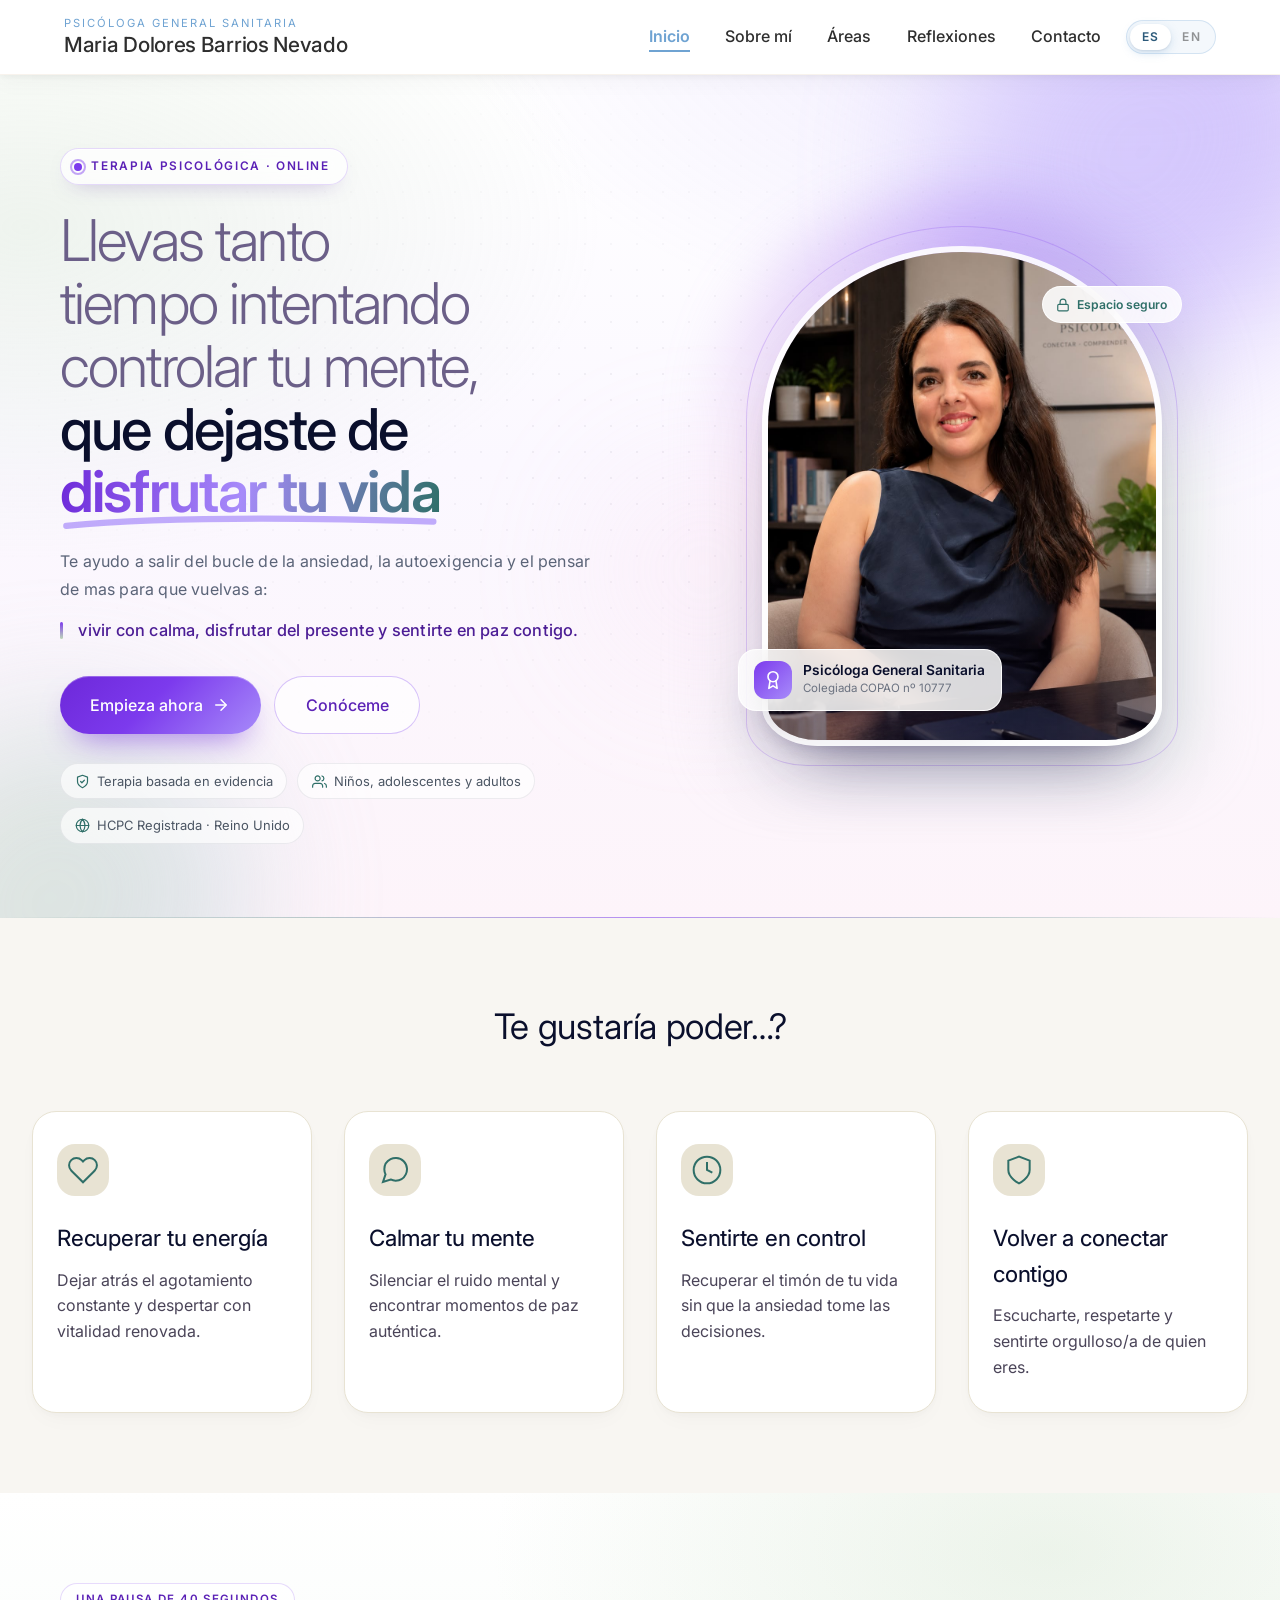
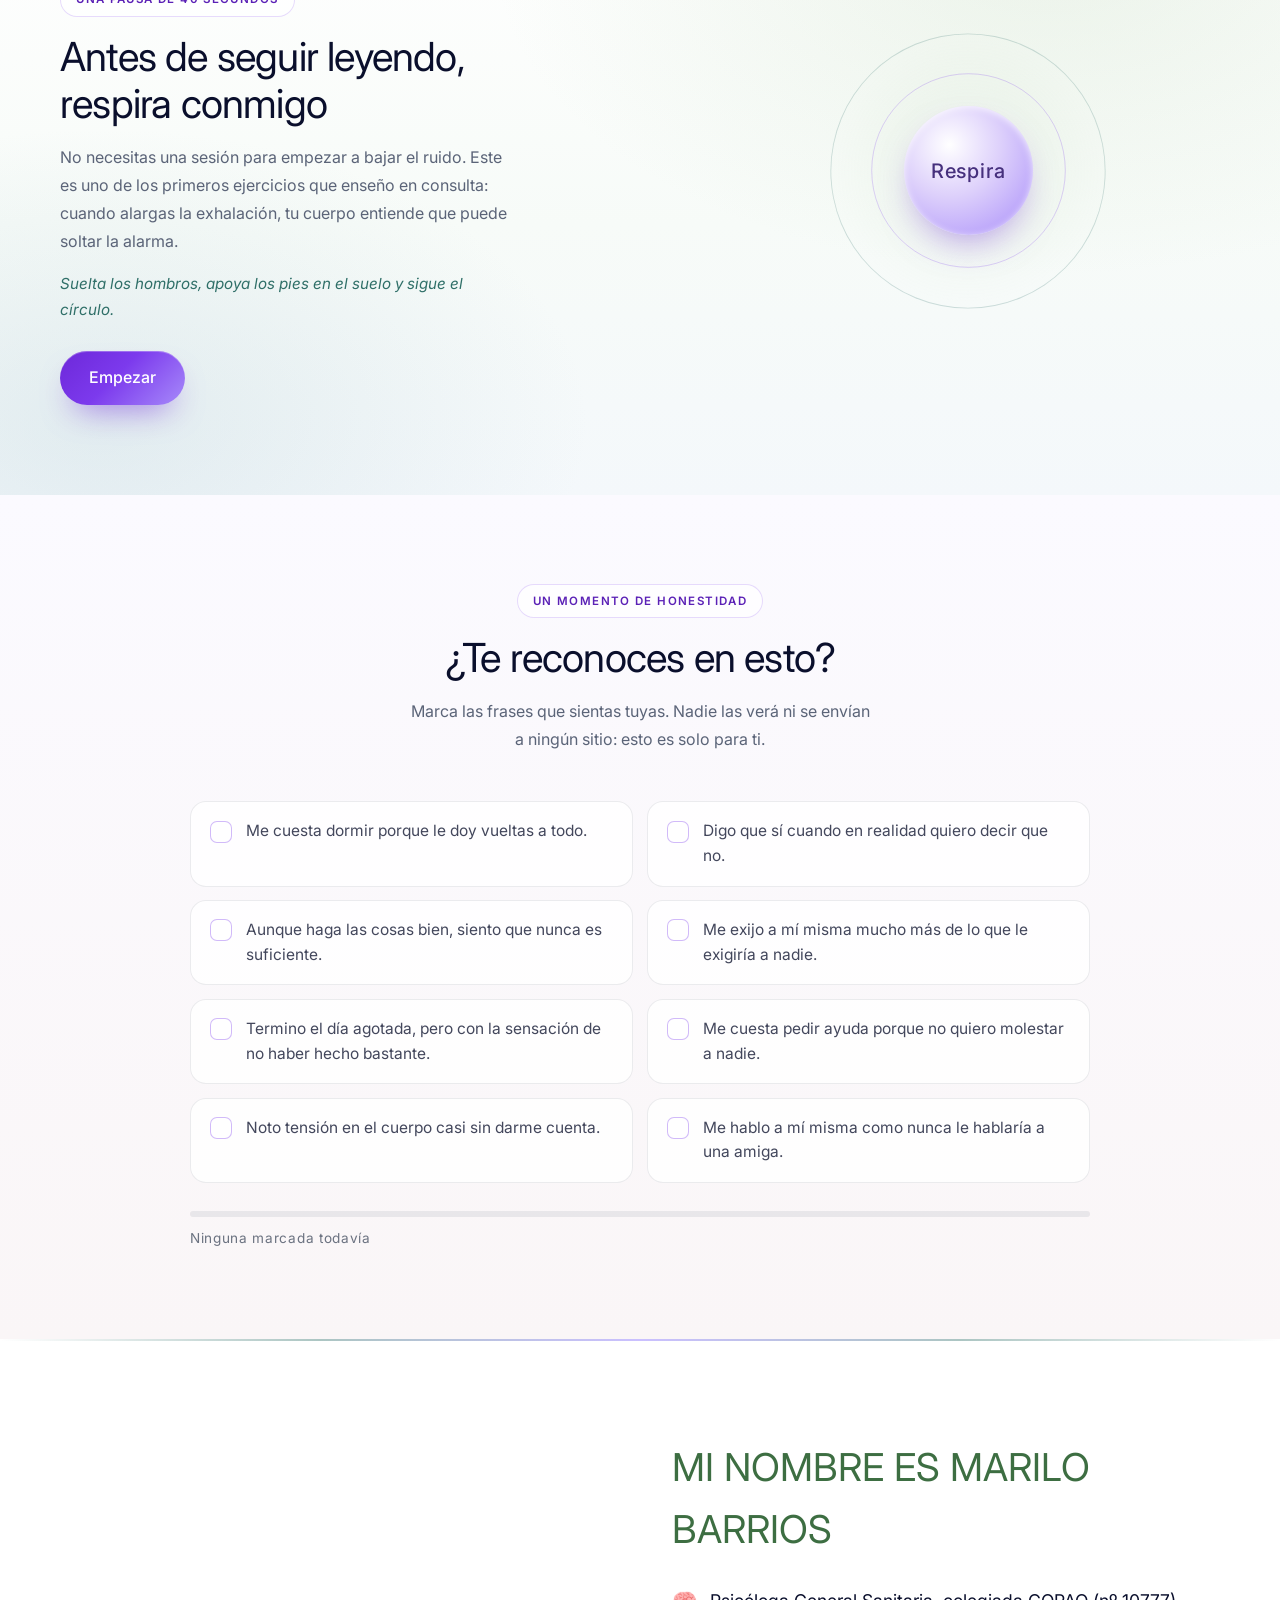
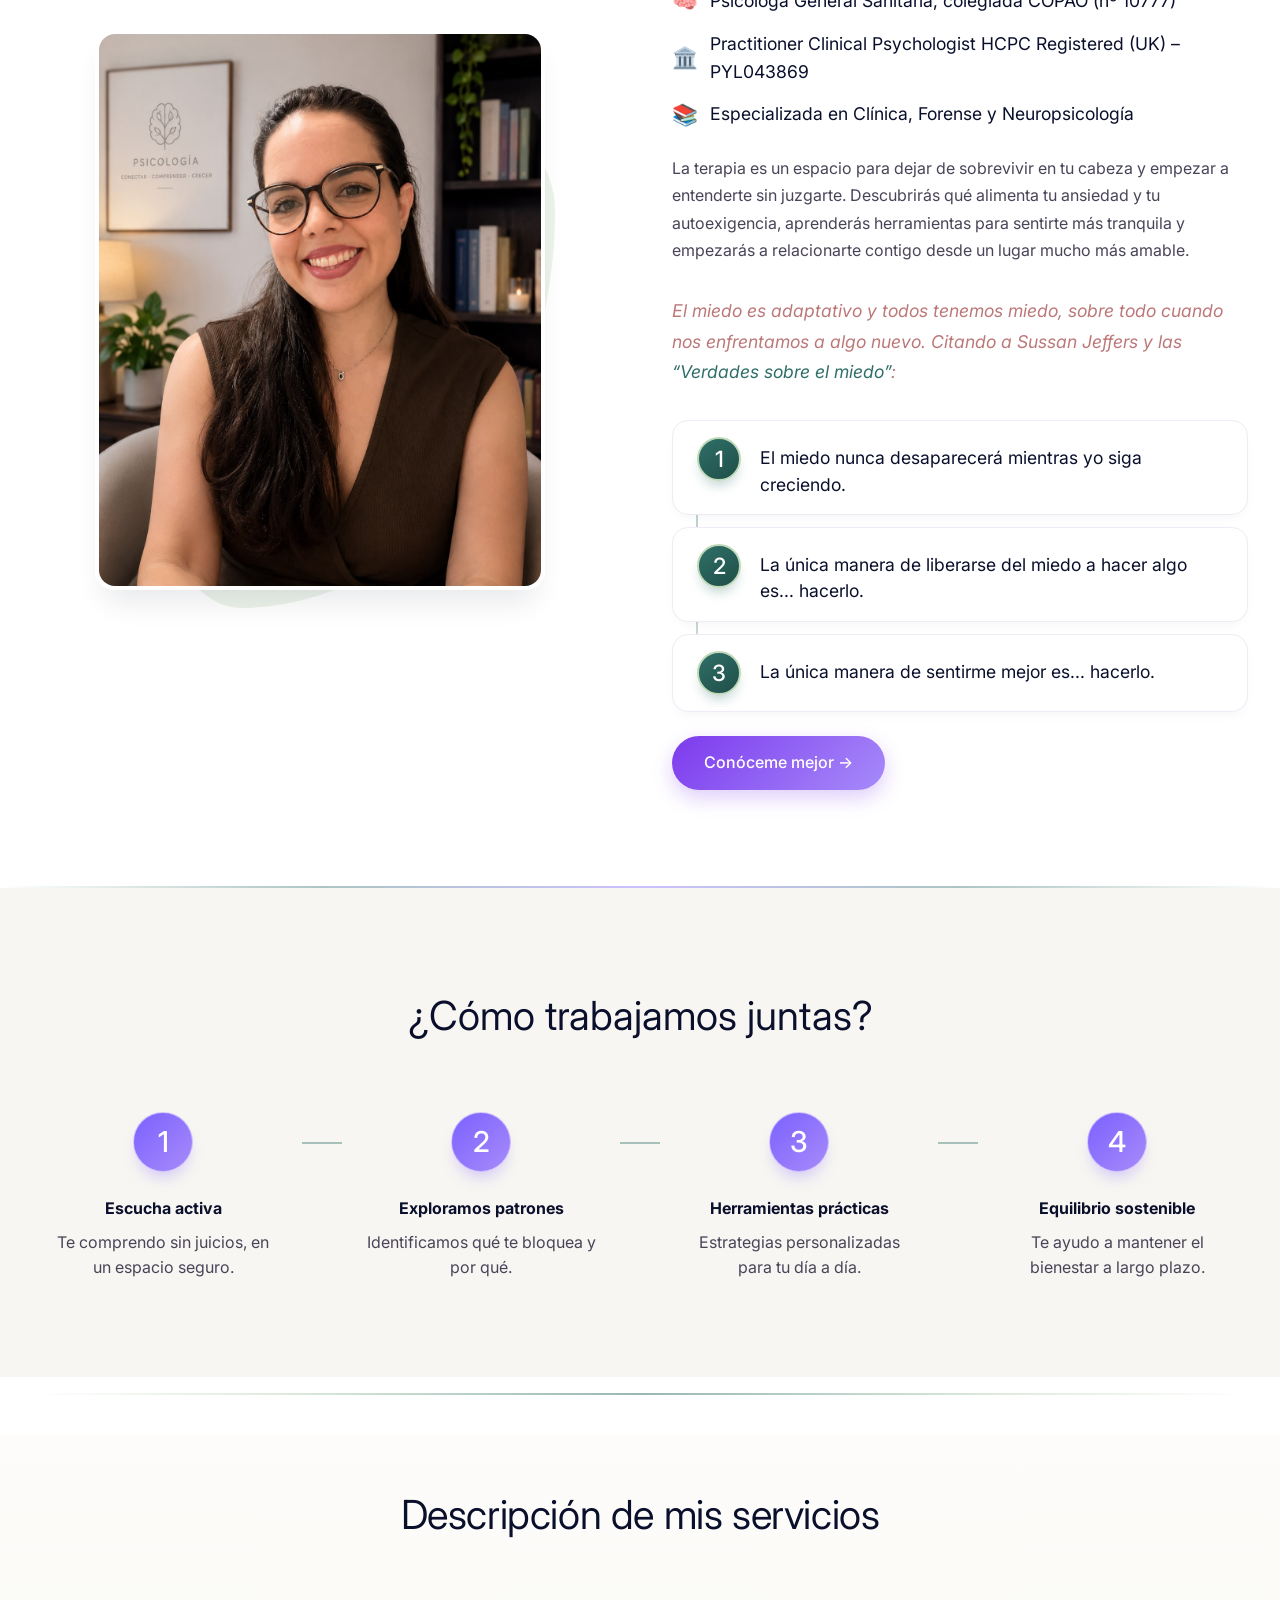
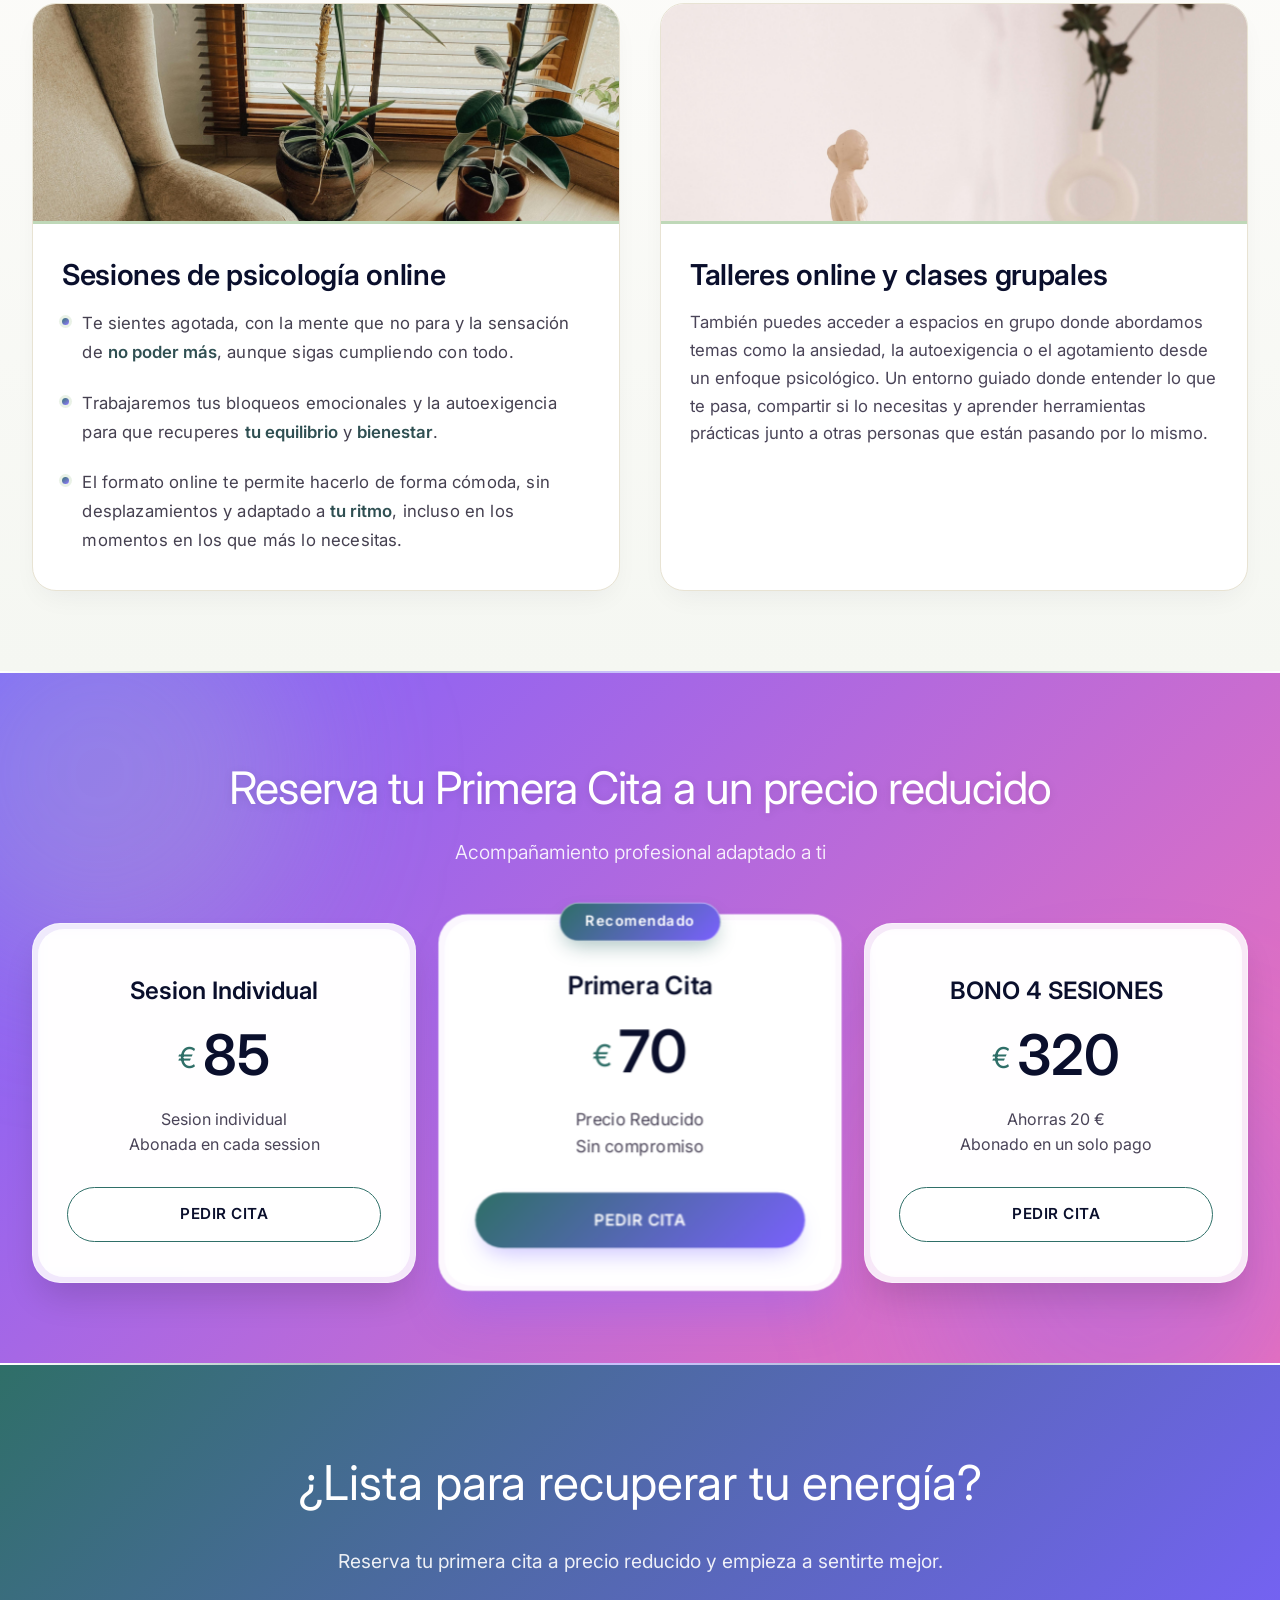
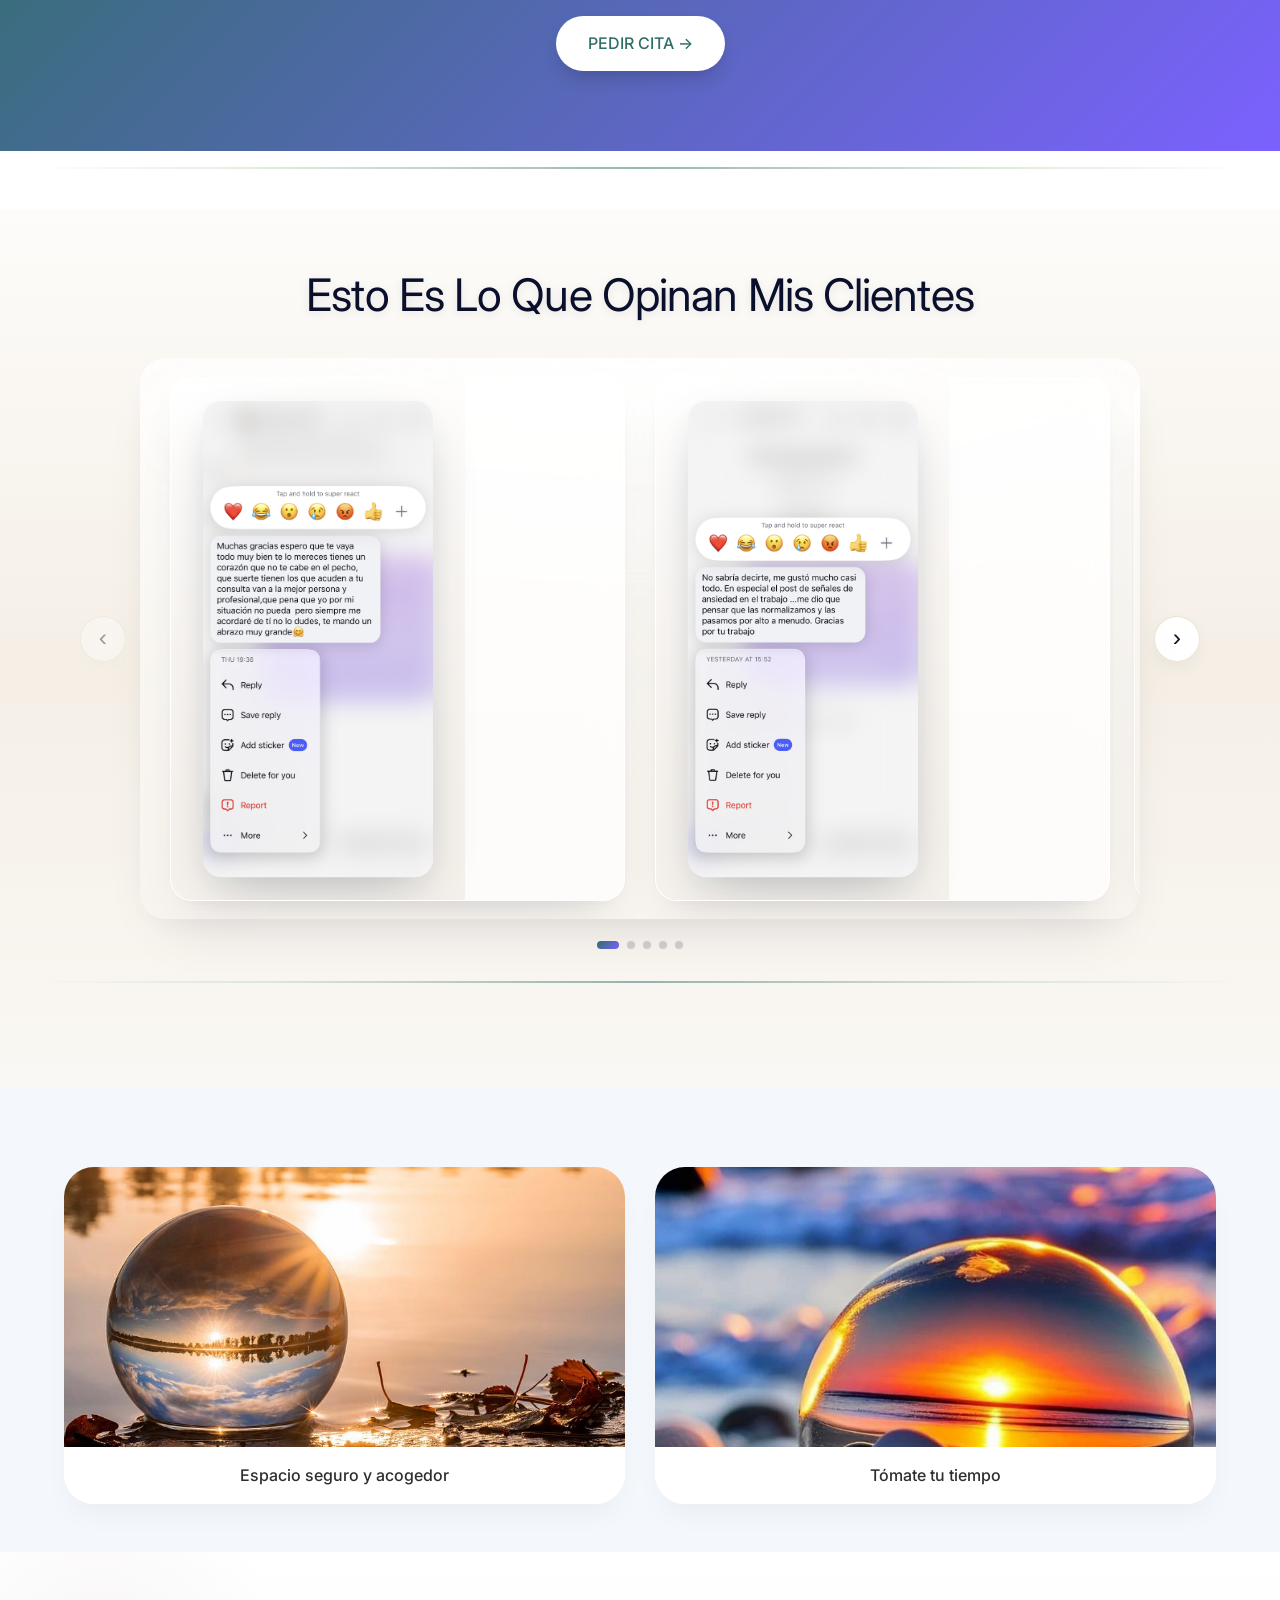
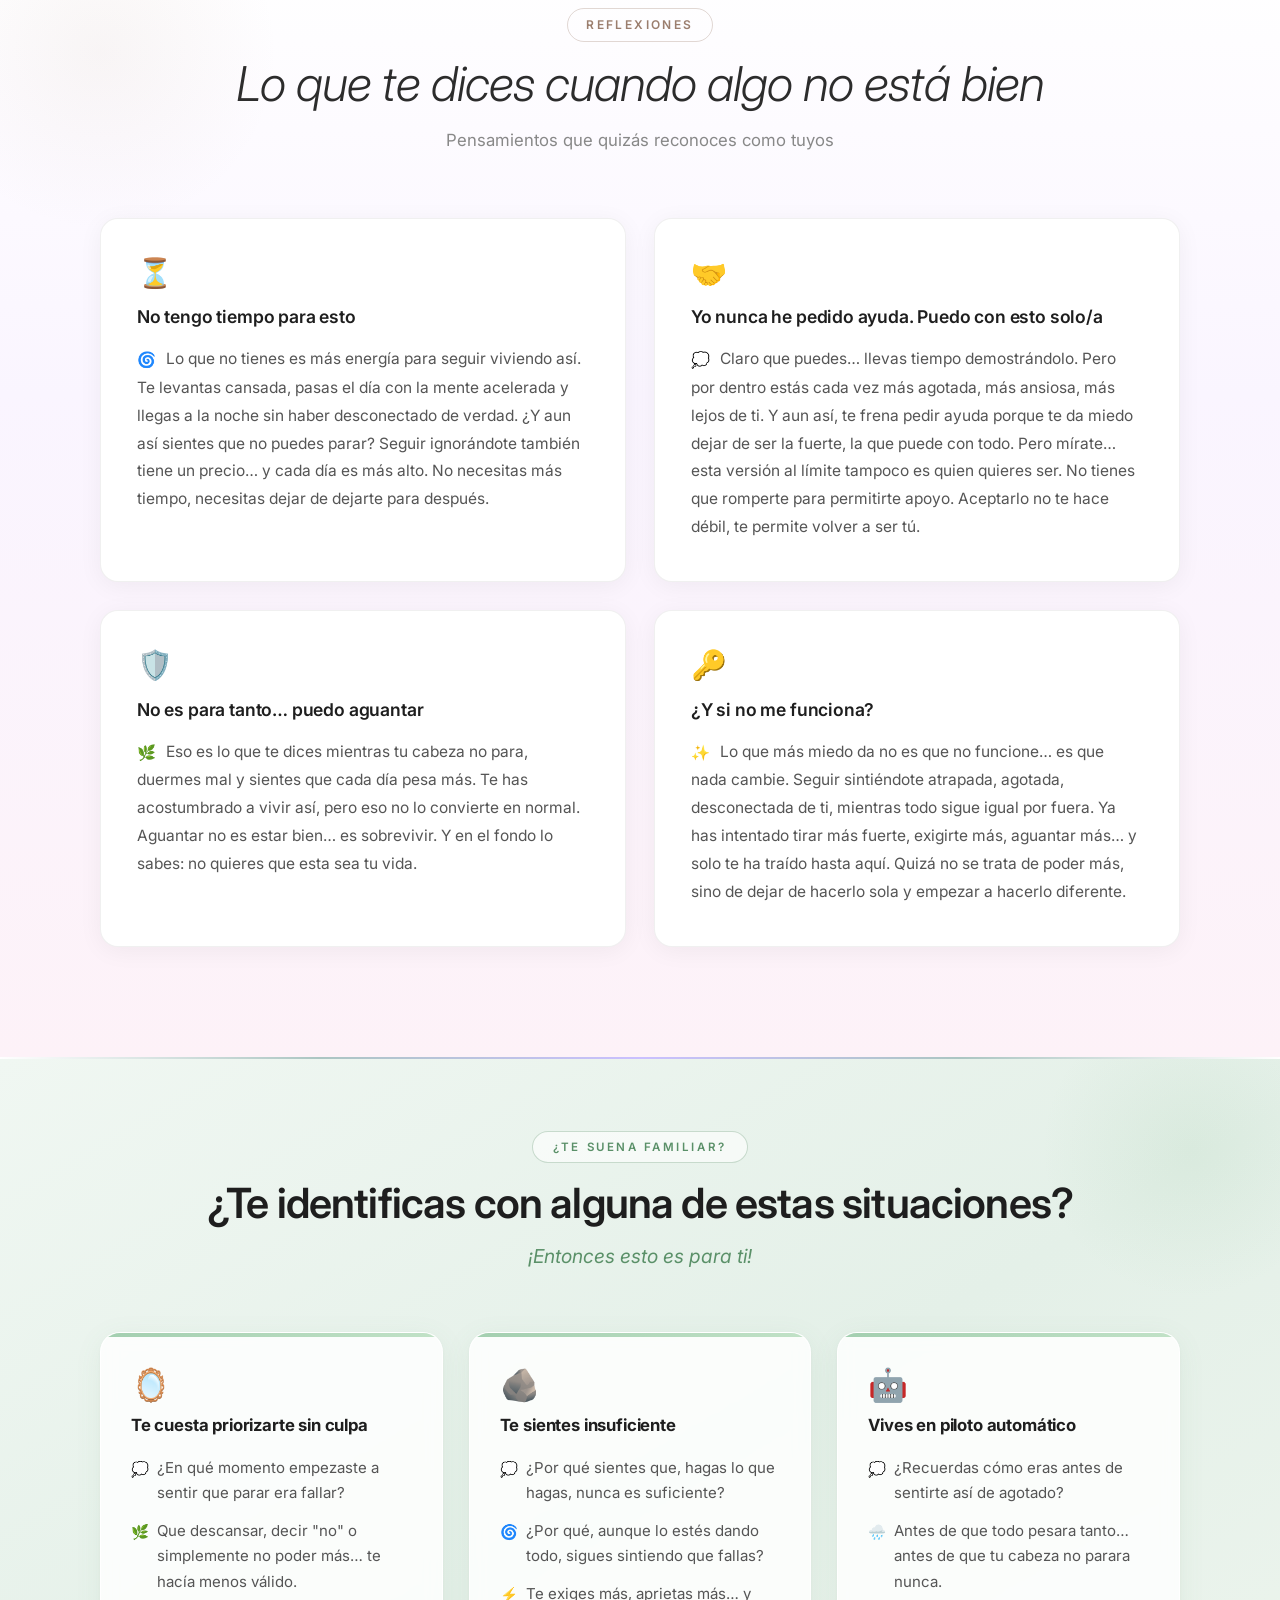
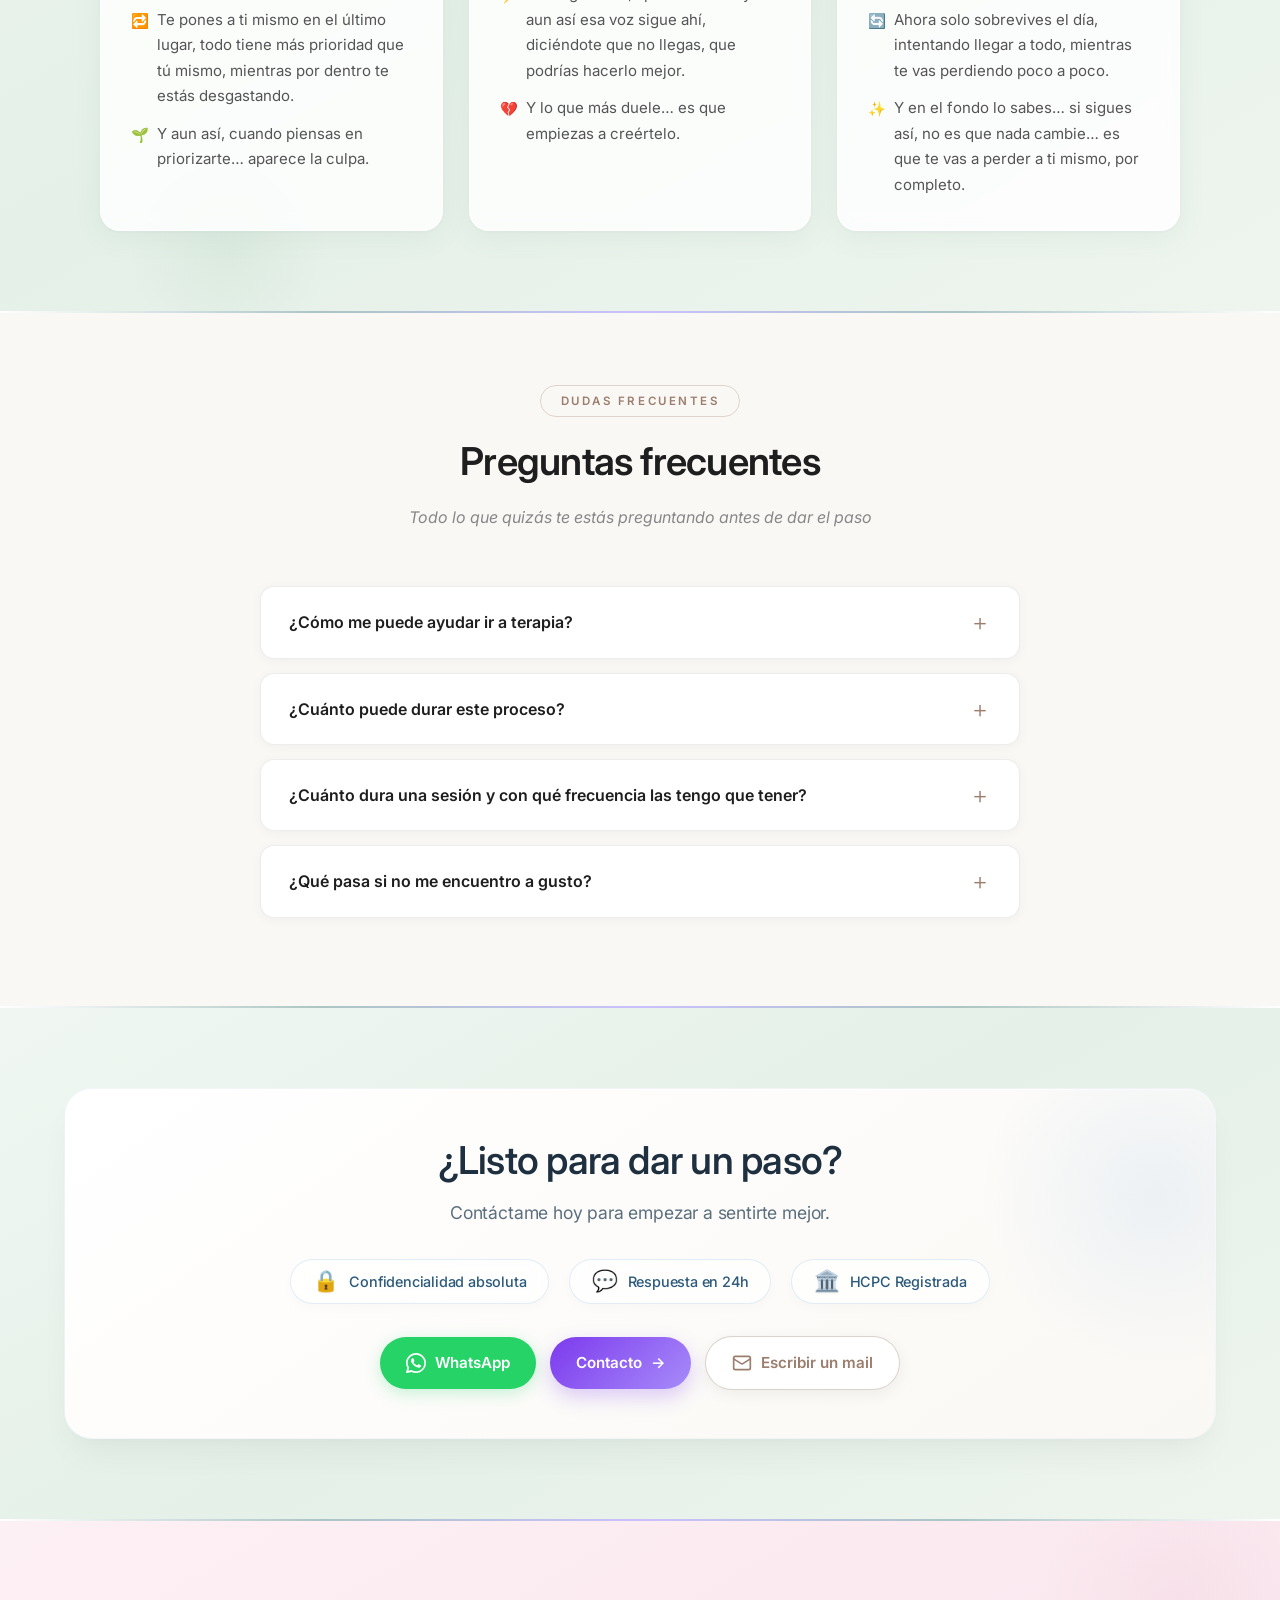
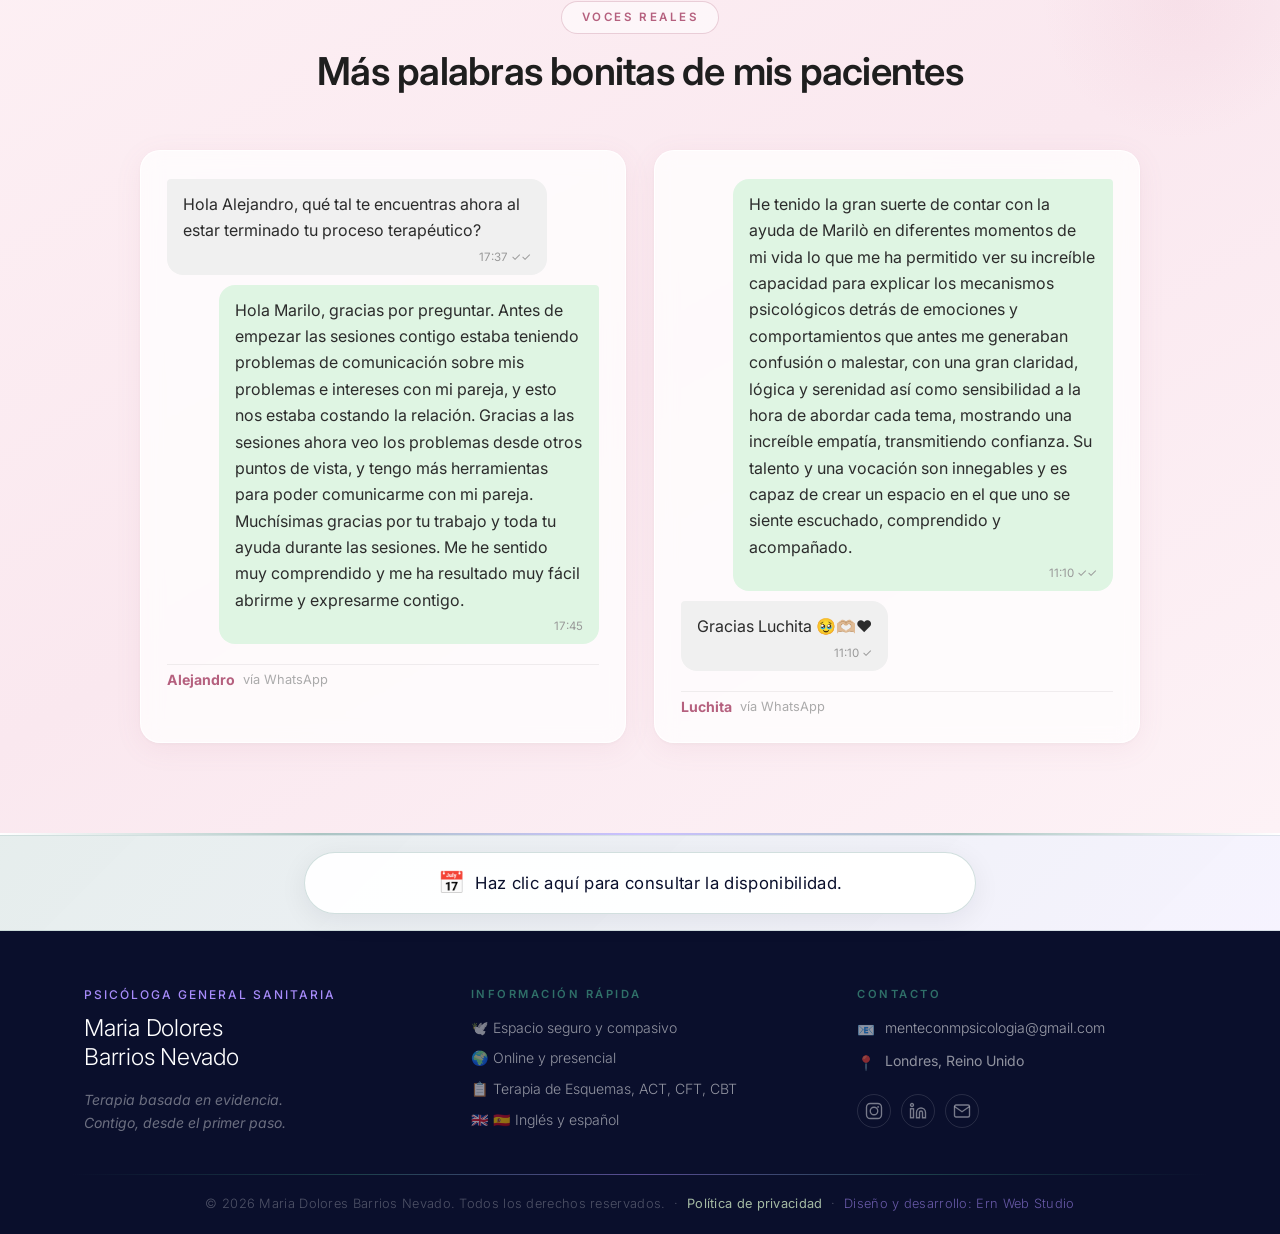
<file: index.html>
<!DOCTYPE html>
<html lang="es">
<head>
  <meta charset="UTF-8">
  <meta name="viewport" content="width=device-width, initial-scale=1.0">
  <script src="js/lang-boot.js"></script>
  <title>Maria Dolores Barrios Nevado · Psicóloga Clínica</title>
  <meta name="description" content="Psicóloga clínica con formación internacional y experiencia en NHS. Terapia basada en evidencia para niños, adolescentes y adultos.">
  <meta name="robots" content="index,follow">
  <link rel="canonical" href="https://menteconmpsicologia.com/">
  <link rel="alternate" hreflang="es" href="https://menteconmpsicologia.com/">
  <link rel="alternate" hreflang="en" href="https://menteconmpsicologia.com/en/">
  <link rel="alternate" hreflang="x-default" href="https://menteconmpsicologia.com/">
  <meta property="og:type" content="website">
  <meta property="og:url" content="https://menteconmpsicologia.com/">
  <meta property="og:title" content="Maria Dolores Barrios Nevado · Psicóloga Clínica">
  <meta property="og:description" content="Psicóloga clínica con formación internacional y experiencia en NHS. Terapia basada en evidencia para niños, adolescentes y adultos.">
  <meta property="og:locale" content="es_ES">
  <meta property="og:locale:alternate" content="en_GB">
  <meta property="og:image" content="https://menteconmpsicologia.com/images/anasayfa/Mar1.png">
  <meta name="twitter:card" content="summary_large_image">
  <meta name="twitter:title" content="Maria Dolores Barrios Nevado · Psicóloga Clínica">
  <meta name="twitter:description" content="Psicóloga clínica con formación internacional y experiencia en NHS. Terapia basada en evidencia para niños, adolescentes y adultos.">
  <meta name="twitter:image" content="https://menteconmpsicologia.com/images/anasayfa/Mar1.png">
  <script type="application/ld+json">
  {"@context":"https://schema.org","@type":"Person","name":"Maria Dolores Barrios Nevado","jobTitle":"Psicóloga Clínica","url":"https://menteconmpsicologia.com/","sameAs":["https://instagram.com/menteconmpsicologia","https://linkedin.com/in/menteconmpsicologia"],"email":"mailto:menteconmpsicologia@gmail.com"}
  </script>
  <link rel="dns-prefetch" href="https://emailjs-proxy.ercorumlueren.workers.dev">
  <link rel="preconnect" href="https://fonts.googleapis.com">
  <link rel="preconnect" href="https://fonts.gstatic.com" crossorigin>
  <link href="https://fonts.googleapis.com/css2?family=Inter:opsz,wght@14..32,300;14..32,400;14..32,500;14..32,600&family=Poppins:wght@300;400;500;600&display=swap" rel="stylesheet">
  <link rel="stylesheet" href="css/style.css">
  <!-- [DENEYSEL] psico-interacciones -->
  <link rel="stylesheet" href="css/psico-interacciones.css">
  <link rel="stylesheet" href="css/home.css">
</head>
<body>
  <header class="site-header">
    <div class="container header-container">
      <div class="logo logo-signature">
        <a href="index.html">
          <span class="logo-subtitle">Psicóloga General Sanitaria</span>
          <span class="logo-name">Maria Dolores Barrios Nevado</span>
        </a>
      </div>
      <nav class="main-nav" id="mainNav" aria-label="Navegación principal">
        <ul class="nav-list" id="navList">
          <li><a href="index.html" class="active" aria-current="page">Inicio</a></li>
          <li><a href="hakkimda.html">Sobre mí</a></li>
          <li><a href="calisma-alanlari.html">Áreas</a></li>
          <li><a href="blog.html">Reflexiones</a></li>
          <li><a href="iletisim.html">Contacto</a></li>
        </ul>
        <div class="lang-switch" role="group" aria-label="Idioma" data-active="es">
          <a href="index.html" class="lang-switch__link is-active" lang="es" hreflang="es" aria-label="Español" aria-current="true" data-lang-switch="es"><span>ES</span></a>
          <a href="en/index.html" class="lang-switch__link" lang="en" hreflang="en" aria-label="English" data-lang-switch="en"><span>EN</span></a>
        </div>
      </nav>
      <button class="mobile-menu-toggle" id="menuToggle" type="button" aria-label="Abrir o cerrar menú principal" aria-controls="mainNav" aria-expanded="false">
        <span></span><span></span><span></span>
      </button>
    </div>
  </header>

  <main id="main-content">
  <!-- ========== HERO (REFINED) ========== -->
  <section class="ref-home-hero hero-v2">
    <div class="hero-v2__ambient" aria-hidden="true">
      <span class="hero-v2__blob hero-v2__blob--a"></span>
      <span class="hero-v2__blob hero-v2__blob--b"></span>
      <span class="hero-v2__blob hero-v2__blob--c"></span>
      <span class="hero-v2__mesh"></span>
    </div>

    <div class="ref-hero-container">
      <div class="ref-hero-grid">
        <div class="ref-hero-content">
          <span class="ref-hero-eyebrow hero-v2__eyebrow" style="--d:.05s">
            <span class="hero-v2__pulse" aria-hidden="true"></span>
            Terapia psicológica · Online
          </span>

          <h1 class="ref-hero-headline hero-v2__headline">
            <span class="hero-v2__line hero-v2__line--soft" style="--d:.16s">Llevas tanto tiempo intentando controlar tu mente,</span>
            <span class="hero-v2__line hero-v2__line--strong" style="--d:.30s">que dejaste de
              <span class="hero-v2__accent">disfrutar tu vida<svg class="hero-v2__underline" viewBox="0 0 240 12" preserveAspectRatio="none" aria-hidden="true" focusable="false"><path d="M4 8.4C56 3.2 132 2.2 236 5.6" fill="none" stroke="currentColor" stroke-width="4" stroke-linecap="round"/></svg></span>
            </span>
          </h1>

          <p class="ref-hero-description" style="--d:.44s">
            Te ayudo a salir del bucle de la ansiedad, la autoexigencia y el pensar de mas para que vuelvas a:
          </p>
          <p class="ref-hero-closing" style="--d:.64s">
            vivir con calma, disfrutar del presente y sentirte en paz contigo.
          </p>

          <div class="ref-hero-actions" style="--d:.74s">
            <a href="iletisim.html" class="ref-btn ref-btn-primary">
              <span>Empieza ahora</span>
              <svg width="18" height="18" viewBox="0 0 24 24" fill="none" stroke="currentColor" stroke-width="2" stroke-linecap="round" stroke-linejoin="round" aria-hidden="true" focusable="false"><path d="M5 12h13"/><path d="m12 5 7 7-7 7"/></svg>
            </a>
            <a href="hakkimda.html" class="ref-btn ref-btn-secondary">Conóceme</a>
          </div>

          <ul class="hero-v2__trust" style="--d:.84s">
            <li>
              <svg width="15" height="15" viewBox="0 0 24 24" fill="none" stroke="currentColor" stroke-width="1.9" stroke-linecap="round" stroke-linejoin="round" aria-hidden="true" focusable="false"><path d="M12 22s8-4 8-10V5l-8-3-8 3v7c0 6 8 10 8 10z"/><path d="m9 12 2 2 4-4"/></svg>
              Terapia basada en evidencia
            </li>
            <li>
              <svg width="15" height="15" viewBox="0 0 24 24" fill="none" stroke="currentColor" stroke-width="1.9" stroke-linecap="round" stroke-linejoin="round" aria-hidden="true" focusable="false"><path d="M17 21v-2a4 4 0 0 0-4-4H5a4 4 0 0 0-4 4v2"/><circle cx="9" cy="7" r="4"/><path d="M23 21v-2a4 4 0 0 0-3-3.87"/><path d="M16 3.13a4 4 0 0 1 0 7.75"/></svg>
              Niños, adolescentes y adultos
            </li>
            <li>
              <svg width="15" height="15" viewBox="0 0 24 24" fill="none" stroke="currentColor" stroke-width="1.9" stroke-linecap="round" stroke-linejoin="round" aria-hidden="true" focusable="false"><circle cx="12" cy="12" r="10"/><path d="M2 12h20"/><path d="M12 2a15.3 15.3 0 0 1 4 10 15.3 15.3 0 0 1-4 10 15.3 15.3 0 0 1-4-10 15.3 15.3 0 0 1 4-10z"/></svg>
              HCPC Registrada · Reino Unido
            </li>
          </ul>
        </div>

        <div class="ref-hero-visual hero-v2__visual">
          <div class="ref-hero-image-wrapper hero-v2__frame">
            <span class="hero-v2__halo" aria-hidden="true"></span>
            <span class="hero-v2__ring" aria-hidden="true"></span>

            <div class="ref-hero-image hero-v2__photo">
              <img src="images/anasayfa/mar11.jpeg" width="768" height="1024" fetchpriority="high" decoding="async"
                   alt="Maria Dolores Barrios Nevado, psicóloga clínica, en su consulta">
            </div>

            <div class="hero-v2__chip" aria-hidden="true">
              <svg width="14" height="14" viewBox="0 0 24 24" fill="none" stroke="currentColor" stroke-width="2" stroke-linecap="round" stroke-linejoin="round" focusable="false"><rect x="3" y="11" width="18" height="11" rx="2"/><path d="M7 11V7a5 5 0 0 1 10 0v4"/></svg>
              Espacio seguro
            </div>

            <div class="hero-v2__badge">
              <span class="hero-v2__badge-icon" aria-hidden="true">
                <svg width="20" height="20" viewBox="0 0 24 24" fill="none" stroke="currentColor" stroke-width="1.9" stroke-linecap="round" stroke-linejoin="round" focusable="false"><circle cx="12" cy="8" r="6"/><path d="M15.477 12.89 17 22l-5-3-5 3 1.523-9.11"/></svg>
              </span>
              <span class="hero-v2__badge-text">
                <strong>Psicóloga General Sanitaria</strong>
                <span>Colegiada COPAO nº 10777</span>
              </span>
            </div>
          </div>
        </div>
      </div>
    </div>
    <div class="ref-hero-divider"></div>
  </section>

  <!-- ========== KARTLAR: "Te gustaría poder…?" ========== -->
  <section class="ref-cards-section">
    <div class="ref-cards-container">
      <h2 class="ref-cards-title">Te gustaría poder…?</h2>
      <div class="ref-cards-grid">
        <article class="ref-card">
          <div class="ref-card-icon">
            <svg width="32" height="32" viewBox="0 0 24 24" fill="none" stroke="currentColor" stroke-width="1.5">
              <path d="M20.84 4.61a5.5 5.5 0 0 0-7.78 0L12 5.67l-1.06-1.06a5.5 5.5 0 0 0-7.78 7.78l1.06 1.06L12 21.23l7.78-7.78 1.06-1.06a5.5 5.5 0 0 0 0-7.78z" />
            </svg>
          </div>
          <h3 class="ref-card-title">Recuperar tu energía</h3>
          <p class="ref-card-desc">Dejar atrás el agotamiento constante y despertar con vitalidad renovada.</p>
        </article>
        <article class="ref-card">
          <div class="ref-card-icon">
            <svg width="32" height="32" viewBox="0 0 24 24" fill="none" stroke="currentColor" stroke-width="1.5">
              <path d="M21 11.5a8.38 8.38 0 0 1-.9 3.8 8.5 8.5 0 0 1-7.6 4.7 8.38 8.38 0 0 1-3.8-.9L3 21l1.9-5.7a8.38 8.38 0 0 1-.9-3.8 8.5 8.5 0 0 1 4.7-7.6 8.38 8.38 0 0 1 3.8-.9h.5a8.48 8.48 0 0 1 8 8v.5z" />
            </svg>
          </div>
          <h3 class="ref-card-title">Calmar tu mente</h3>
          <p class="ref-card-desc">Silenciar el ruido mental y encontrar momentos de paz auténtica.</p>
        </article>
        <article class="ref-card">
          <div class="ref-card-icon">
            <svg width="32" height="32" viewBox="0 0 24 24" fill="none" stroke="currentColor" stroke-width="1.5">
              <path d="M12 2a10 10 0 1 0 10 10 10 10 0 0 0-10-10z" />
              <path d="M12 6v6l4 2" />
            </svg>
          </div>
          <h3 class="ref-card-title">Sentirte en control</h3>
          <p class="ref-card-desc">Recuperar el timón de tu vida sin que la ansiedad tome las decisiones.</p>
        </article>
        <article class="ref-card">
          <div class="ref-card-icon">
            <svg width="32" height="32" viewBox="0 0 24 24" fill="none" stroke="currentColor" stroke-width="1.5">
              <path d="M12 22s8-4 8-10V5l-8-3-8 3v7c0 6 8 10 8 10z" />
            </svg>
          </div>
          <h3 class="ref-card-title">Volver a conectar contigo</h3>
          <p class="ref-card-desc">Escucharte, respetarte y sentirte orgulloso/a de quien eres.</p>
        </article>
      </div>
    </div>
  </section>

  <!-- ========== [DENEYSEL] RESPIRACIÓN GUIADA ========== -->
  <section class="pxi-scope pxi-breathe" id="respira" data-breathe aria-labelledby="pxi-breathe-title">
    <div class="pxi-container">
      <div class="pxi-breathe__grid">
        <div class="pxi-breathe__intro">
          <span class="pxi-eyebrow">Una pausa de 40 segundos</span>
          <h2 id="pxi-breathe-title" class="pxi-title">Antes de seguir leyendo, respira conmigo</h2>
          <p class="pxi-lead">
            No necesitas una sesión para empezar a bajar el ruido. Este es uno de los primeros
            ejercicios que enseño en consulta: cuando alargas la exhalación, tu cuerpo entiende
            que puede soltar la alarma.
          </p>
          <p class="pxi-note">Suelta los hombros, apoya los pies en el suelo y sigue el círculo.</p>
          <button type="button" class="pxi-btn" data-breathe-toggle aria-pressed="false">
            <span class="pxi-btn__label">Empezar</span>
          </button>

          <div class="pxi-breathe__outro" data-breathe-outro hidden>
            <p>Eso es todo. Puede que notes muy poco, o puede que nada: también está bien.</p>
            <p>Lo importante es que tu cuerpo sabe calmarse cuando le das las condiciones. En terapia aprendemos a dárselas mucho más allá de estos 40 segundos.</p>
          </div>
        </div>

        <div class="pxi-breathe__stage">
          <div class="pxi-orb" data-breathe-orb data-phase="exhala">
            <span class="pxi-orb__ring pxi-orb__ring--2" aria-hidden="true"></span>
            <span class="pxi-orb__ring pxi-orb__ring--1" aria-hidden="true"></span>
            <span class="pxi-orb__core" aria-hidden="true"></span>
            <span class="pxi-orb__label" data-breathe-label>Respira</span>
          </div>
          <p class="pxi-breathe__status" data-breathe-status role="status" aria-live="polite"></p>
        </div>
      </div>
    </div>
  </section>

  <!-- ========== [DENEYSEL] ¿TE RECONOCES EN ESTO? ========== -->
  <section class="pxi-scope pxi-mirror" id="te-reconoces" data-mirror aria-labelledby="pxi-mirror-title">
    <div class="pxi-container">
      <header class="pxi-mirror__head">
        <span class="pxi-eyebrow">Un momento de honestidad</span>
        <h2 id="pxi-mirror-title" class="pxi-title">¿Te reconoces en esto?</h2>
        <p class="pxi-lead">
          Marca las frases que sientas tuyas. Nadie las verá ni se envían a ningún sitio:
          esto es solo para ti.
        </p>
      </header>

      <ul class="pxi-mirror__list">
        <li>
          <button type="button" class="pxi-stmt" data-mirror-item aria-pressed="false">
            <span class="pxi-stmt__mark" aria-hidden="true"></span>
            <span class="pxi-stmt__text">Me cuesta dormir porque le doy vueltas a todo.</span>
          </button>
        </li>
        <li>
          <button type="button" class="pxi-stmt" data-mirror-item aria-pressed="false">
            <span class="pxi-stmt__mark" aria-hidden="true"></span>
            <span class="pxi-stmt__text">Digo que sí cuando en realidad quiero decir que no.</span>
          </button>
        </li>
        <li>
          <button type="button" class="pxi-stmt" data-mirror-item aria-pressed="false">
            <span class="pxi-stmt__mark" aria-hidden="true"></span>
            <span class="pxi-stmt__text">Aunque haga las cosas bien, siento que nunca es suficiente.</span>
          </button>
        </li>
        <li>
          <button type="button" class="pxi-stmt" data-mirror-item aria-pressed="false">
            <span class="pxi-stmt__mark" aria-hidden="true"></span>
            <span class="pxi-stmt__text">Me exijo a mí misma mucho más de lo que le exigiría a nadie.</span>
          </button>
        </li>
        <li>
          <button type="button" class="pxi-stmt" data-mirror-item aria-pressed="false">
            <span class="pxi-stmt__mark" aria-hidden="true"></span>
            <span class="pxi-stmt__text">Termino el día agotada, pero con la sensación de no haber hecho bastante.</span>
          </button>
        </li>
        <li>
          <button type="button" class="pxi-stmt" data-mirror-item aria-pressed="false">
            <span class="pxi-stmt__mark" aria-hidden="true"></span>
            <span class="pxi-stmt__text">Me cuesta pedir ayuda porque no quiero molestar a nadie.</span>
          </button>
        </li>
        <li>
          <button type="button" class="pxi-stmt" data-mirror-item aria-pressed="false">
            <span class="pxi-stmt__mark" aria-hidden="true"></span>
            <span class="pxi-stmt__text">Noto tensión en el cuerpo casi sin darme cuenta.</span>
          </button>
        </li>
        <li>
          <button type="button" class="pxi-stmt" data-mirror-item aria-pressed="false">
            <span class="pxi-stmt__mark" aria-hidden="true"></span>
            <span class="pxi-stmt__text">Me hablo a mí misma como nunca le hablaría a una amiga.</span>
          </button>
        </li>
      </ul>

      <div class="pxi-mirror__meter">
        <div class="pxi-mirror__track">
          <span class="pxi-mirror__fill" data-mirror-fill></span>
        </div>
        <p class="pxi-mirror__count" data-mirror-count role="status" aria-live="polite"></p>
      </div>

      <div class="pxi-mirror__result" data-mirror-result hidden>
        <h3 class="pxi-mirror__result-title" data-mirror-result-title></h3>
        <p class="pxi-mirror__result-text" data-mirror-result-text></p>
        <div class="pxi-mirror__actions">
          <a href="iletisim.html" class="pxi-btn">Hablemos de esto</a>
          <a href="hakkimda.html" class="pxi-btn pxi-btn--ghost">Conoce cómo trabajo</a>
        </div>
      </div>
    </div>
  </section>

  <div class="ref-hero-divider"></div>
  <!-- ========== HAKKINDA / GÜVEN BÖLÜMÜ ========== -->
  <section class="ref-about-section">
    <div class="ref-about-container">
      <div class="ref-about-grid">
        <div class="ref-about-image-wrapper">
          <div class="ref-about-soft-bg"></div>
          <img src="images/anasayfa/mar22.jpeg" alt="Marilo Barrios" class="ref-about-img">
        </div>
        <div class="ref-about-content">
          <h2 class="ref-about-title">MI NOMBRE ES MARILO BARRIOS</h2>
          <ul class="ref-about-list">
            <li><span>🧠</span> Psicóloga General Sanitaria, colegiada COPAO (nº 10777)</li>
            <li><span>🏛️</span> Practitioner Clinical Psychologist HCPC Registered (UK) – PYL043869</li>
            <li><span>📚</span> Especializada en Clínica, Forense y Neuropsicología</li>
          </ul>
          <p class="ref-about-text">
            La terapia es un espacio para dejar de sobrevivir en tu cabeza y empezar a entenderte sin juzgarte. Descubrirás qué alimenta tu ansiedad y tu autoexigencia, aprenderás herramientas para sentirte más tranquila y empezarás a relacionarte contigo desde un lugar mucho más amable.
          </p>
          <!-- YENİ KORKU / GERÇEKLER BÖLÜMÜ -->
<div class="ref-fear-container">
  <p class="ref-fear-intro">
    El miedo es adaptativo y todos tenemos miedo, sobre todo cuando nos enfrentamos a algo nuevo. 
    Citando a Sussan Jeffers y las <span class="ref-fear-highlight">“Verdades sobre el miedo”</span>:
  </p>
  
  <div class="ref-fear-list">
    <!-- Madde 1 -->
    <div class="ref-fear-item">
      <span class="ref-fear-number">1</span>
      <p class="ref-fear-text">El miedo nunca desaparecerá mientras yo siga creciendo.</p>
    </div>
    <!-- Madde 2 -->
    <div class="ref-fear-item">
      <span class="ref-fear-number">2</span>
      <p class="ref-fear-text">La única manera de liberarse del miedo a hacer algo es... hacerlo.</p>
    </div>
    <!-- Madde 3 -->
    <div class="ref-fear-item">
      <span class="ref-fear-number">3</span>
      <p class="ref-fear-text">La única manera de sentirme mejor es... hacerlo.</p>
    </div>
  </div>
</div>
          <a href="hakkimda.html" class="ref-btn ref-btn-primary">Conóceme mejor →</a>
        </div>
      </div>
    </div>
  </section>
  <div class="ref-hero-divider"></div>
  <!-- ========== SÜREÇ BÖLÜMÜ ========== -->
  <section class="ref-process-section">
    <div class="ref-process-container">
      <h2 class="ref-process-title">¿Cómo trabajamos juntas?</h2>
      <div class="ref-process-steps">
        <div class="ref-step-item">
          <div class="ref-step-number">1</div>
          <h4>Escucha activa</h4>
          <p>Te comprendo sin juicios, en un espacio seguro.</p>
        </div>
        <div class="ref-step-connector"></div>
        <div class="ref-step-item">
          <div class="ref-step-number">2</div>
          <h4>Exploramos patrones</h4>
          <p>Identificamos qué te bloquea y por qué.</p>
        </div>
        <div class="ref-step-connector"></div>
        <div class="ref-step-item">
          <div class="ref-step-number">3</div>
          <h4>Herramientas prácticas</h4>
          <p>Estrategias personalizadas para tu día a día.</p>
        </div>
        <div class="ref-step-connector"></div>
        <div class="ref-step-item">
          <div class="ref-step-number">4</div>
          <h4>Equilibrio sostenible</h4>
          <p>Te ayudo a mantener el bienestar a largo plazo.</p>
        </div>
      </div>
    </div>
  </section>
  <!-- PREMIUM DIVIDER (İKİ BÖLÜM ARASI) -->
<div class="ref-section-separation">
  <div class="ref-divider"></div>
</div>
 <!-- ========== SERVİS TANITIM ALANI (YENİ) ========== -->
<section class="ref-services-section">
  <div class="ref-services-container">
    <h2 class="ref-services-title">Descripción de mis servicios</h2>
    <div class="ref-services-grid">
      
      <!-- Kart 1: Sesiones online -->
      <div class="ref-service-card">
        <div class="ref-service-img-wrapper">
          <img src="images/anasayfa/avatar1.jpg" alt="Sesiones online" class="ref-service-img">
        </div>
        <div class="ref-service-content">
          <h3 class="ref-service-heading">Sesiones de psicología online</h3>
          <ul class="ref-service-list ref-service-list--premium" aria-label="Qué ofrecen las sesiones online">
            <li>
              <span class="ref-service-point-glyph" aria-hidden="true"></span>
              <span class="ref-service-point-body">Te sientes agotada, con la mente que no para y la sensación de <strong>no poder más</strong>, aunque sigas cumpliendo con todo.</span>
            </li>
            <li>
              <span class="ref-service-point-glyph" aria-hidden="true"></span>
              <span class="ref-service-point-body">Trabajaremos tus bloqueos emocionales y la autoexigencia para que recuperes <strong>tu equilibrio</strong> y <strong>bienestar</strong>.</span>
            </li>
            <li>
              <span class="ref-service-point-glyph" aria-hidden="true"></span>
              <span class="ref-service-point-body">El formato online te permite hacerlo de forma cómoda, sin desplazamientos y adaptado a <strong>tu ritmo</strong>, incluso en los momentos en los que más lo necesitas.</span>
            </li>
          </ul>
        </div>
      </div>

      <!-- Kart 2: Talleres grupales -->
      <div class="ref-service-card">
        <div class="ref-service-img-wrapper">
          <img src="images/anasayfa/avatar2.jpg" alt="Talleres online" class="ref-service-img">
        </div>
        <div class="ref-service-content">
          <h3 class="ref-service-heading">Talleres online y clases grupales</h3>
          <p class="ref-service-text">
            También puedes acceder a espacios en grupo donde abordamos temas como la ansiedad, la autoexigencia o el agotamiento desde un enfoque psicológico.
            Un entorno guiado donde entender lo que te pasa, compartir si lo necesitas y aprender herramientas prácticas junto a otras personas que están pasando por lo mismo.
          </p>
        </div>
      </div>

    </div>
  </div>
</section>
<!-- ========== PREMIUM PRICING SECTION ========== -->
<div class="ref-hero-divider"></div>
<section id="tarifas" class="ref-pricing-section">
  <!-- Arka plan dekoratif öğeler (soft glow) -->
  <div class="ref-pricing-bg-glow ref-pricing-glow-1"></div>
  <div class="ref-pricing-bg-glow ref-pricing-glow-2"></div>
  <div class="ref-pricing-container">
    <div class="ref-pricing-header">
      <h2 class="ref-pricing-title">Reserva tu Primera Cita a un precio reducido</h2>
      <p class="ref-pricing-subtitle">Acompañamiento profesional adaptado a ti</p>
    </div>

    <div class="ref-pricing-grid">
      
      <!-- Kart 1: Sesion Individual -->
      <div class="ref-pricing-card">
        <div class="ref-pricing-card-inner">
          <h3 class="ref-pricing-card-title">Sesion Individual</h3>
          <div class="ref-pricing-price">
            <span class="ref-pricing-currency">€</span>
            <span class="ref-pricing-amount">85</span>
          </div>
          <p class="ref-pricing-desc">
            Sesion individual<br>
            Abonada en cada session
          </p>
          <a href="iletisim.html?plan=individual" class="ref-pricing-btn">PEDIR CITA</a>
        </div>
      </div>

      <!-- Kart 2: Primera Cita (ÖNE ÇIKAN) -->
      <div class="ref-pricing-card ref-pricing-card-featured">
        <div class="ref-pricing-badge">Recomendado</div>
        <div class="ref-pricing-card-inner">
          <h3 class="ref-pricing-card-title">Primera Cita</h3>
          <div class="ref-pricing-price">
            <span class="ref-pricing-currency">€</span>
            <span class="ref-pricing-amount">70</span>
          </div>
          <p class="ref-pricing-desc">
            Precio Reducido<br>
            Sin compromiso
          </p>
          <a href="iletisim.html?plan=primera" class="ref-pricing-btn ref-pricing-btn-primary">PEDIR CITA</a>
        </div>
      </div>

      <!-- Kart 3: BONO 4 SESIONES -->
      <div class="ref-pricing-card">
        <div class="ref-pricing-card-inner">
          <h3 class="ref-pricing-card-title">BONO 4 SESIONES</h3>
          <div class="ref-pricing-price">
            <span class="ref-pricing-currency">€</span>
            <span class="ref-pricing-amount">320</span>
          </div>
          <p class="ref-pricing-desc">
            Ahorras 20 €<br>
            Abonado en un solo pago
          </p>
          <a href="iletisim.html?plan=bono4" class="ref-pricing-btn">PEDIR CITA</a>
        </div>
      </div>

    </div>
  </div>
</section>
<div class="ref-hero-divider"></div>
  <!-- ========== CTA ========== -->
  <section class="ref-cta-section">
    <div class="ref-cta-container">
      <h2 class="ref-cta-title">¿Lista para recuperar tu energía?</h2>
      <p class="ref-cta-subtitle">Reserva tu primera cita a precio reducido y empieza a sentirte mejor.</p>
      <a href="iletisim.html" class="ref-btn ref-btn-primary">PEDIR CITA →</a>
    </div>
  </section>

  <div class="ref-section-separation">
    <div class="ref-divider"></div>
  </div>

  <!-- ========== TESTIMONIOS — VITRINA ========== -->
  <section class="home-reviews-showcase section-padding" aria-labelledby="home-reviews-heading">
    <div class="container">
      <header class="home-reviews-showcase__header fade-in">
        <h2 id="home-reviews-heading" class="home-reviews-showcase__title">Esto Es Lo Que Opinan Mis Clientes</h2>
      </header>
      <div class="home-reviews-carousel fade-in" id="home-reviews-carousel" data-carousel-autoplay="false">
        <button type="button" class="home-reviews-carousel__btn home-reviews-carousel__btn--prev" aria-controls="home-reviews-track" aria-label="Testimonios anteriores">
          <span aria-hidden="true">‹</span>
        </button>
        <div class="home-reviews-carousel__viewport" tabindex="0" role="region" aria-roledescription="carrusel" aria-label="Opiniones de clientes" aria-live="polite">
          <div id="home-reviews-track" class="home-reviews-carousel__track">
            <div class="home-reviews-carousel__slide home-reviews-carousel__slide--active" data-home-reviews-slide="0" aria-label="Grupo 1 de 5">
              <div class="home-reviews-carousel__slide-inner">
                <div class="home-reviews-carousel__pair">
                  <figure class="home-review-card">
                    <div class="home-review-card__frame">
                      <img src="images/anasayfa/wp1.png" alt="Testimonio de cliente 1" class="home-review-card__img home-reviews-carousel__img" width="480" height="854" decoding="async" fetchpriority="high" loading="eager">
                    </div>
                  </figure>
                  <figure class="home-review-card">
                    <div class="home-review-card__frame">
                      <img src="images/anasayfa/wp2.png" alt="Testimonio de cliente 2" class="home-review-card__img home-reviews-carousel__img" width="480" height="854" decoding="async" fetchpriority="high" loading="eager">
                    </div>
                  </figure>
                </div>
              </div>
            </div>
            <div class="home-reviews-carousel__slide" data-home-reviews-slide="1" aria-label="Grupo 2 de 5">
              <div class="home-reviews-carousel__slide-inner">
                <div class="home-reviews-carousel__pair">
                  <figure class="home-review-card">
                    <div class="home-review-card__frame">
                      <img data-src="images/anasayfa/wp3.png" alt="Testimonio de cliente 3" class="home-review-card__img home-reviews-carousel__img home-reviews-carousel__img--lazy" width="480" height="854" decoding="async" loading="lazy" src="data:image/svg+xml,%3Csvg xmlns='http://www.w3.org/2000/svg' width='480' height='854'%3E%3C/svg%3E">
                    </div>
                  </figure>
                  <figure class="home-review-card">
                    <div class="home-review-card__frame">
                      <img data-src="images/anasayfa/wp4.png" alt="Testimonio de cliente 4" class="home-review-card__img home-reviews-carousel__img home-reviews-carousel__img--lazy" width="480" height="854" decoding="async" loading="lazy" src="data:image/svg+xml,%3Csvg xmlns='http://www.w3.org/2000/svg' width='480' height='854'%3E%3C/svg%3E">
                    </div>
                  </figure>
                </div>
              </div>
            </div>
            <div class="home-reviews-carousel__slide" data-home-reviews-slide="2" aria-label="Grupo 3 de 5">
              <div class="home-reviews-carousel__slide-inner">
                <div class="home-reviews-carousel__pair">
                  <figure class="home-review-card">
                    <div class="home-review-card__frame">
                      <img data-src="images/anasayfa/wp5.png" alt="Testimonio de cliente 5" class="home-review-card__img home-reviews-carousel__img home-reviews-carousel__img--lazy" width="480" height="854" decoding="async" loading="lazy" src="data:image/svg+xml,%3Csvg xmlns='http://www.w3.org/2000/svg' width='480' height='854'%3E%3C/svg%3E">
                    </div>
                  </figure>
                  <figure class="home-review-card">
                    <div class="home-review-card__frame">
                      <img data-src="images/anasayfa/img1.jpeg" alt="Testimonio de cliente 6" class="home-review-card__img home-reviews-carousel__img home-reviews-carousel__img--lazy" width="480" height="854" decoding="async" loading="lazy" src="data:image/svg+xml,%3Csvg xmlns='http://www.w3.org/2000/svg' width='480' height='854'%3E%3C/svg%3E">
                    </div>
                  </figure>
                </div>
              </div>
            </div>

            <div class="home-reviews-carousel__slide" data-home-reviews-slide="3" aria-label="Grupo 4 de 5">
              <div class="home-reviews-carousel__slide-inner">
                <div class="home-reviews-carousel__pair">
                  <figure class="home-review-card">
                    <div class="home-review-card__frame">
                      <img data-src="images/anasayfa/img2.jpeg" alt="Testimonio de cliente 7" class="home-review-card__img home-reviews-carousel__img home-reviews-carousel__img--lazy" width="480" height="854" decoding="async" loading="lazy" src="data:image/svg+xml,%3Csvg xmlns='http://www.w3.org/2000/svg' width='480' height='854'%3E%3C/svg%3E">
                    </div>
                  </figure>
                  <figure class="home-review-card">
                    <div class="home-review-card__frame">
                      <img data-src="images/anasayfa/img3.jpeg" alt="Testimonio de cliente 8" class="home-review-card__img home-reviews-carousel__img home-reviews-carousel__img--lazy" width="480" height="854" decoding="async" loading="lazy" src="data:image/svg+xml,%3Csvg xmlns='http://www.w3.org/2000/svg' width='480' height='854'%3E%3C/svg%3E">
                    </div>
                  </figure>
                </div>
              </div>
            </div>

            <div class="home-reviews-carousel__slide home-reviews-carousel__slide--single" data-home-reviews-slide="4" aria-label="Grupo 5 de 5">
              <div class="home-reviews-carousel__slide-inner">
                <div class="home-reviews-carousel__pair home-reviews-carousel__pair--single">
                  <figure class="home-review-card">
                    <div class="home-review-card__frame">
                      <img data-src="images/anasayfa/img4.jpeg" alt="Testimonio de cliente 9" class="home-review-card__img home-reviews-carousel__img home-reviews-carousel__img--lazy" width="480" height="854" decoding="async" loading="lazy" src="data:image/svg+xml,%3Csvg xmlns='http://www.w3.org/2000/svg' width='480' height='854'%3E%3C/svg%3E">
                    </div>
                  </figure>
                </div>
              </div>
            </div>
          </div>
        </div>
        <button type="button" class="home-reviews-carousel__btn home-reviews-carousel__btn--next" aria-controls="home-reviews-track" aria-label="Testimonios siguientes">
          <span aria-hidden="true">›</span>
        </button>
        <div class="home-reviews-carousel__dots" role="tablist" aria-label="Seleccionar grupo de testimonios"></div>
      </div>
    </div>
    <div class="ref-section-separation home-reviews-showcase__divider">
      <div class="ref-divider"></div>
    </div>
  </section>

  <section class="relax-gallery section-padding bg-soft-blue-light" style="padding-bottom: 48px;">
    <div class="container">
      <div class="gallery-grid">
        <div class="gallery-item fade-in">
          <img src="images/anasayfa/relax1.jpg" alt="Entorno terapéutico tranquilo" class="gallery-img">
          <div class="gallery-caption">Espacio seguro y acogedor</div>
        </div>
        <div class="gallery-item fade-in">
          <img src="images/anasayfa/relax4.jpg" alt="Paz y tranquilidad" class="gallery-img">
          <div class="gallery-caption">Tómate tu tiempo</div>
        </div>
      </div>
    </div>
  </section>

  <section id="pensamientos" class="pensamientos-section">
    <div class="pensamientos-container">

      <div class="pensamientos-header">
        <span class="pensamientos-label">Reflexiones</span>
        <h2 class="pensamientos-title">Lo que te dices cuando algo no está bien</h2>
        <p class="pensamientos-subtitle">Pensamientos que quizás reconoces como tuyos</p>
      </div>

      <div class="pensamientos-grid">

        <div class="p-card">
          <div class="p-card-icon">⏳</div>
          <h3 class="p-card-title">No tengo tiempo para esto</h3>
          <p class="p-card-text">
            <span class="p-bullet">🌀</span>
            Lo que no tienes es más energía para seguir viviendo así. Te levantas cansada, pasas el día con la mente acelerada y llegas a la noche sin haber desconectado de verdad. ¿Y aun así sientes que no puedes parar? Seguir ignorándote también tiene un precio… y cada día es más alto. No necesitas más tiempo, necesitas dejar de dejarte para después.
          </p>
        </div>

        <div class="p-card">
          <div class="p-card-icon">🤝</div>
          <h3 class="p-card-title">Yo nunca he pedido ayuda. Puedo con esto solo/a</h3>
          <p class="p-card-text">
            <span class="p-bullet">💭</span>
            Claro que puedes… llevas tiempo demostrándolo. Pero por dentro estás cada vez más agotada, más ansiosa, más lejos de ti. Y aun así, te frena pedir ayuda porque te da miedo dejar de ser la fuerte, la que puede con todo. Pero mírate… esta versión al límite tampoco es quien quieres ser. No tienes que romperte para permitirte apoyo. Aceptarlo no te hace débil, te permite volver a ser tú.
          </p>
        </div>

        <div class="p-card">
          <div class="p-card-icon">🛡️</div>
          <h3 class="p-card-title">No es para tanto… puedo aguantar</h3>
          <p class="p-card-text">
            <span class="p-bullet">🌿</span>
            Eso es lo que te dices mientras tu cabeza no para, duermes mal y sientes que cada día pesa más. Te has acostumbrado a vivir así, pero eso no lo convierte en normal. Aguantar no es estar bien… es sobrevivir. Y en el fondo lo sabes: no quieres que esta sea tu vida.
          </p>
        </div>

        <div class="p-card">
          <div class="p-card-icon">🔑</div>
          <h3 class="p-card-title">¿Y si no me funciona?</h3>
          <p class="p-card-text">
            <span class="p-bullet">✨</span>
            Lo que más miedo da no es que no funcione… es que nada cambie. Seguir sintiéndote atrapada, agotada, desconectada de ti, mientras todo sigue igual por fuera. Ya has intentado tirar más fuerte, exigirte más, aguantar más… y solo te ha traído hasta aquí. Quizá no se trata de poder más, sino de dejar de hacerlo sola y empezar a hacerlo diferente.
          </p>
        </div>

      </div>
    </div>
  </section>

  <div class="ref-hero-divider divider-green-from-purple"></div>

  <section id="situaciones" class="situaciones-section">
    <div class="situaciones-container">

      <div class="situaciones-header">
        <span class="situaciones-label">¿Te suena familiar?</span>
        <h2 class="situaciones-title">¿Te identificas con alguna de estas situaciones?</h2>
        <p class="situaciones-subtitle">¡Entonces esto es para ti!</p>
      </div>

      <div class="situaciones-grid">

        <!-- Card 1 -->
        <div class="s-card">
          <div class="s-card-accent"></div>
          <div class="s-card-icon">🪞</div>
          <h3 class="s-card-title">Te cuesta priorizarte sin culpa</h3>
          <ul class="s-card-list">
            <li><span class="s-bullet">💭</span>¿En qué momento empezaste a sentir que parar era fallar?</li>
            <li><span class="s-bullet">🌿</span>Que descansar, decir "no" o simplemente no poder más… te hacía menos válido.</li>
            <li><span class="s-bullet">🔁</span>Te pones a ti mismo en el último lugar, todo tiene más prioridad que tú mismo, mientras por dentro te estás desgastando.</li>
            <li><span class="s-bullet">🌱</span>Y aun así, cuando piensas en priorizarte… aparece la culpa.</li>
          </ul>
        </div>

        <!-- Card 2 -->
        <div class="s-card">
          <div class="s-card-accent"></div>
          <div class="s-card-icon">🪨</div>
          <h3 class="s-card-title">Te sientes insuficiente</h3>
          <ul class="s-card-list">
            <li><span class="s-bullet">💭</span>¿Por qué sientes que, hagas lo que hagas, nunca es suficiente?</li>
            <li><span class="s-bullet">🌀</span>¿Por qué, aunque lo estés dando todo, sigues sintiendo que fallas?</li>
            <li><span class="s-bullet">⚡</span>Te exiges más, aprietas más… y aun así esa voz sigue ahí, diciéndote que no llegas, que podrías hacerlo mejor.</li>
            <li><span class="s-bullet">💔</span>Y lo que más duele… es que empiezas a creértelo.</li>
          </ul>
        </div>

        <!-- Card 3 -->
        <div class="s-card">
          <div class="s-card-accent"></div>
          <div class="s-card-icon">🤖</div>
          <h3 class="s-card-title">Vives en piloto automático</h3>
          <ul class="s-card-list">
            <li><span class="s-bullet">💭</span>¿Recuerdas cómo eras antes de sentirte así de agotado?</li>
            <li><span class="s-bullet">🌧️</span>Antes de que todo pesara tanto… antes de que tu cabeza no parara nunca.</li>
            <li><span class="s-bullet">🔄</span>Ahora solo sobrevives el día, intentando llegar a todo, mientras te vas perdiendo poco a poco.</li>
            <li><span class="s-bullet">✨</span>Y en el fondo lo sabes… si sigues así, no es que nada cambie… es que te vas a perder a ti mismo, por completo.</li>
          </ul>
        </div>

      </div>
    </div>
  </section>

  <div class="ref-hero-divider divider-beige-from-green"></div>

  <section id="faq" class="faq-section">
    <div class="faq-container">

      <div class="faq-header">
        <span class="faq-label">Dudas frecuentes</span>
        <h2 class="faq-title">Preguntas frecuentes</h2>
        <p class="faq-subtitle">Todo lo que quizás te estás preguntando antes de dar el paso</p>
      </div>

      <div class="faq-list">

        <div class="faq-item">
          <button class="faq-question" aria-expanded="false">
            <span>¿Cómo me puede ayudar ir a terapia?</span>
            <span class="faq-icon">＋</span>
          </button>
          <div class="faq-answer">
            <p>Lo más importante es que vengas con ganas de explorar y una mentalidad abierta. En terapia trabajaremos juntas para identificar qué situaciones te están generando malestar, qué bloqueos emocionales estás atravesando y cómo estos están afectando tu día a día. A partir de ahí, iremos paso a paso para superar esos retos de forma práctica y adaptada a ti, con herramientas que te ayuden a recuperar tu bienestar emocional.</p>
          </div>
        </div>

        <div class="faq-item">
          <button class="faq-question" aria-expanded="false">
            <span>¿Cuánto puede durar este proceso?</span>
            <span class="faq-icon">＋</span>
          </button>
          <div class="faq-answer">
            <p>La duración de un proceso terapéutico no tiene por qué ser larga. Todo dependerá del tipo de situación que estés atravesando, de tus objetivos y de tu predisposición al cambio.</p>
            <p>En algunos casos, con una sola sesión puedes notar alivio emocional; en otros, es necesario un acompañamiento más frecuente o prolongado en el tiempo. A veces vienes por un tema específico, lo resolvemos y ya no necesitas continuar.</p>
            <p>Lo que sí puedo asegurarte es que si en algún momento sentimos que el proceso no está avanzando como debería, me comprometo a ofrecerte otras alternativas o derivarte a quien pueda ayudarte mejor. Tu bienestar emocional es lo primero.</p>
          </div>
        </div>

        <div class="faq-item">
          <button class="faq-question" aria-expanded="false">
            <span>¿Cuánto dura una sesión y con qué frecuencia las tengo que tener?</span>
            <span class="faq-icon">＋</span>
          </button>
          <div class="faq-answer">
            <p>La primera sesión tiene una duración de <strong>60 minutos</strong>; el resto de sesiones serán de <strong>55 minutos</strong>.</p>
            <p>La <strong>primera sesión</strong> es clave: nos permitirá conocernos, ver si hay buen feeling y, sobre todo, establecer unos <strong>objetivos concretos</strong> según lo que estés viviendo. A partir de ahí, trazaremos un <strong>plan de ruta personalizado</strong>, donde definiremos la frecuencia que mejor se adapte a ti (puede ser semanal, quincenal, etc.), así como el <strong>precio y los horarios disponibles</strong>.</p>
            <p>Todo el proceso está pensado para que la intervención se ajuste a tus <strong>necesidades emocionales y personales</strong>.</p>
          </div>
        </div>

        <div class="faq-item">
          <button class="faq-question" aria-expanded="false">
            <span>¿Qué pasa si no me encuentro a gusto?</span>
            <span class="faq-icon">＋</span>
          </button>
          <div class="faq-answer">
            <p>El acompañamiento terapéutico es <strong>completamente voluntario y flexible</strong>. Puedes interrumpirlo en cualquier momento si así lo decides.</p>
            <p>Eso sí, si en algún momento <strong>no te sientes cómoda</strong> o sientes que algo no está funcionando como esperabas, te animo a que lo hablemos abiertamente. La comunicación es clave para que la terapia funcione, y estoy aquí para escucharte sin juicio.</p>
            <p>Y si finalmente decides no continuar, me comprometo a ayudarte a encontrar <strong>otras alternativas profesionales</strong> que se ajusten mejor a lo que necesitas… siempre que tú lo quieras.</p>
          </div>
        </div>

      </div>
    </div>
  </section>

  <div class="ref-hero-divider divider-beige-fade"></div>

  <section class="contact-cta section-padding bg-soft-beige">
    <div class="container text-center">
      <div class="soft-card cta-card fade-in">
        <h2>¿Listo para dar un paso?</h2>
        <p>Contáctame hoy para empezar a sentirte mejor.</p>
        <div class="cta-features">
          <div class="feature-item"><span class="feature-icon">🔒</span><span class="feature-text">Confidencialidad absoluta</span></div>
          <div class="feature-item"><span class="feature-icon">💬</span><span class="feature-text">Respuesta en 24h</span></div>
          <div class="feature-item"><span class="feature-icon">🏛️</span><span class="feature-text">HCPC Registrada</span></div>
        </div>
        <div class="cta-button-group">

          <a href="https://wa.me/34673418411?text=Hola,%20me%20pongo%20en%20contacto%20desde%20su%20web." target="_blank" rel="noopener" class="cta-btn cta-btn--whatsapp">
            <svg xmlns="http://www.w3.org/2000/svg" width="20" height="20" viewBox="0 0 24 24" fill="currentColor" aria-hidden="true">
              <path d="M17.472 14.382c-.297-.149-1.758-.867-2.03-.967-.273-.099-.471-.148-.67.15-.197.297-.767.966-.94 1.164-.173.199-.347.223-.644.075-.297-.15-1.255-.463-2.39-1.475-.883-.788-1.48-1.761-1.653-2.059-.173-.297-.018-.458.13-.606.134-.133.298-.347.446-.52.149-.174.198-.298.298-.497.099-.198.05-.371-.025-.52-.075-.149-.669-1.612-.916-2.207-.242-.579-.487-.5-.669-.51-.173-.008-.371-.01-.57-.01-.198 0-.52.074-.792.372-.272.297-1.04 1.016-1.04 2.479 0 1.462 1.065 2.875 1.213 3.074.149.198 2.096 3.2 5.077 4.487.709.306 1.262.489 1.694.625.712.227 1.36.195 1.871.118.571-.085 1.758-.719 2.006-1.413.248-.694.248-1.289.173-1.413-.074-.124-.272-.198-.57-.347z"/>
              <path d="M12 0C5.373 0 0 5.373 0 12c0 2.126.558 4.121 1.535 5.856L.057 23.215a.75.75 0 0 0 .917.928l5.516-1.446A11.942 11.942 0 0 0 12 24c6.627 0 12-5.373 12-12S18.627 0 12 0zm0 22c-1.853 0-3.587-.5-5.084-1.375l-.361-.214-3.742.981.999-3.648-.235-.374A9.96 9.96 0 0 1 2 12C2 6.477 6.477 2 12 2s10 4.477 10 10-4.477 10-10 10z"/>
            </svg>
            WhatsApp
          </a>

          <a href="iletisim.html" class="cta-btn ref-btn-primary">Contacto <span class="arrow">→</span></a>

          <a href="mailto:menteconmpsicologia@gmail.com" class="cta-btn cta-btn--mail">
            <svg xmlns="http://www.w3.org/2000/svg" width="20" height="20" viewBox="0 0 24 24" fill="none" stroke="currentColor" stroke-width="2" stroke-linecap="round" stroke-linejoin="round" aria-hidden="true">
              <rect x="2" y="4" width="20" height="16" rx="2"/>
              <path d="m22 7-8.97 5.7a1.94 1.94 0 0 1-2.06 0L2 7"/>
            </svg>
            Escribir un mail
          </a>

        </div>
      </div>
    </div>
  </section>

  <div class="ref-hero-divider divider-beige-fade"></div>

  <section id="mas-testimonios" class="mastesti-section">
    <div class="mastesti-container">

      <div class="mastesti-header">
        <span class="mastesti-label">Voces reales</span>
        <h2 class="mastesti-title">Más palabras bonitas de mis pacientes</h2>
      </div>

      <div class="mastesti-grid">

        <!-- Testimonial 1 — WhatsApp style -->
        <div class="mastesti-card">
          <div class="mastesti-chat">
            <div class="chat-bubble chat-received">
              <p>Hola Alejandro, qué tal te encuentras ahora al estar terminado tu proceso terapéutico?</p>
              <span class="chat-time">17:37 ✓✓</span>
            </div>
            <div class="chat-bubble chat-sent">
              <p>Hola Marilo, gracias por preguntar. Antes de empezar las sesiones contigo estaba teniendo problemas de comunicación sobre mis problemas e intereses con mi pareja, y esto nos estaba costando la relación. Gracias a las sesiones ahora veo los problemas desde otros puntos de vista, y tengo más herramientas para poder comunicarme con mi pareja. Muchísimas gracias por tu trabajo y toda tu ayuda durante las sesiones. Me he sentido muy comprendido y me ha resultado muy fácil abrirme y expresarme contigo.</p>
              <span class="chat-time">17:45</span>
            </div>
          </div>
          <div class="mastesti-author">
            <span class="mastesti-name">Alejandro</span>
            <span class="mastesti-via">vía WhatsApp</span>
          </div>
        </div>

        <!-- Testimonial 2 — Written review style -->
        <div class="mastesti-card">
          <div class="mastesti-chat">
            <div class="chat-bubble chat-sent">
              <p>He tenido la gran suerte de contar con la ayuda de Marilò en diferentes momentos de mi vida lo que me ha permitido ver su increíble capacidad para explicar los mecanismos psicológicos detrás de emociones y comportamientos que antes me generaban confusión o malestar, con una gran claridad, lógica y serenidad así como sensibilidad a la hora de abordar cada tema, mostrando una increíble empatía, transmitiendo confianza. Su talento y una vocación son innegables y es capaz de crear un espacio en el que uno se siente escuchado, comprendido y acompañado.</p>
              <span class="chat-time">11:10 ✓✓</span>
            </div>
            <div class="chat-bubble chat-received">
              <p>Gracias Luchita 🥹🫶🏼❤️</p>
              <span class="chat-time">11:10 ✓</span>
            </div>
          </div>
          <div class="mastesti-author">
            <span class="mastesti-name">Luchita</span>
            <span class="mastesti-via">vía WhatsApp</span>
          </div>
        </div>

      </div>
    </div>
  </section>

  </main>
  <div class="ref-hero-divider divider-purple-from-beige"></div>
  <!-- Scheduling CTA (opens calendar modal — js/schedule-calendar.js) -->
  <section class="sched-cta" aria-label="Consultar disponibilidad para cita">
    <div class="sched-cta__inner container">
      <div class="sched-cta__slot" id="reserva">
        <button type="button" class="sched-cta__link sched-cta__trigger" aria-haspopup="dialog" aria-expanded="false" aria-controls="sched-calendar-dialog"><span class="sched-cta__icon" aria-hidden="true">📅</span><span class="sched-cta__label">Haz clic aquí para consultar la disponibilidad.</span></button>
      </div>
    </div>
  </section>
  <!-- FOOTER -->
  <footer class="site-footer-elegant">

 
  <div class="sfe-top">
    <div class="sfe-container">

      <!-- Col 1: Brand -->
      <div class="sfe-brand">
        <p class="sfe-brand-role">Psicóloga General Sanitaria</p>
        <p class="sfe-brand-name">Maria Dolores<br>Barrios Nevado</p>
        <p class="sfe-brand-tagline">Terapia basada en evidencia.<br>Contigo, desde el primer paso.</p>
      </div>

      <!-- Col 2: Información Rápida -->
      <div class="sfe-col">
        <p class="sfe-col-title">Información Rápida</p>
        <ul class="sfe-links sfe-links--info">
          <li>🕊️ Espacio seguro y compasivo</li>
          <li>🌍 Online y presencial</li>
          <li>📋 Terapia de Esquemas, ACT, CFT, CBT</li>
          <li>🇬🇧 🇪🇸 Inglés y español</li>
        </ul>
      </div>

      <!-- Col 3: Contacto -->
      <div class="sfe-col">
        <p class="sfe-col-title">Contacto</p>
        <ul class="sfe-links sfe-links--contact">
          <li>
            <span class="sfe-contact-icon">📧</span>
            <a href="mailto:menteconmpsicologia@gmail.com">menteconmpsicologia@gmail.com</a>
          </li>
          <li>
            <span class="sfe-contact-icon">📍</span>
            <span>Londres, Reino Unido</span>
          </li>
        </ul>

        <!-- Social icons -->
        <div class="sfe-social">
          <a href="https://instagram.com/menteconmpsicologia" class="sfe-social-link" aria-label="Instagram" target="_blank" rel="noopener">
            <svg width="18" height="18" viewBox="0 0 24 24" fill="none" stroke="currentColor" stroke-width="1.8">
              <rect x="2" y="2" width="20" height="20" rx="5" ry="5"/>
              <circle cx="12" cy="12" r="5"/>
              <circle cx="17.5" cy="6.5" r="1.2" fill="currentColor" stroke="none"/>
            </svg>
          </a>
          <a href="https://linkedin.com/in/menteconmpsicologia" class="sfe-social-link" aria-label="LinkedIn" target="_blank" rel="noopener">
            <svg width="18" height="18" viewBox="0 0 24 24" fill="none" stroke="currentColor" stroke-width="1.8">
              <path d="M16 8a6 6 0 0 1 6 6v7h-4v-7a2 2 0 0 0-2-2 2 2 0 0 0-2 2v7h-4v-7a6 6 0 0 1 6-6z"/>
              <rect x="2" y="9" width="4" height="12"/>
              <circle cx="4" cy="4" r="2"/>
            </svg>
          </a>
          <a href="mailto:menteconmpsicologia@gmail.com" class="sfe-social-link" aria-label="Email" >
            <svg width="18" height="18" viewBox="0 0 24 24" fill="none" stroke="currentColor" stroke-width="1.8">
              <path d="M4 4h16c1.1 0 2 .9 2 2v12c0 1.1-.9 2-2 2H4c-1.1 0-2-.9-2-2V6c0-1.1.9-2 2-2z"/>
              <polyline points="22,6 12,13 2,6"/>
            </svg>
          </a>
        </div>
      </div>

    </div>
  </div>

  <!-- Divider -->
  <div class="sfe-divider-wrap">
    <div class="sfe-divider"></div>
  </div>

  <!-- Subfooter -->
  <div class="sfe-bottom">
    <div class="sfe-container sfe-bottom-inner">
      <p class="sfe-copy">
        © 2026 Maria Dolores Barrios Nevado. Todos los derechos reservados.
        &nbsp;·&nbsp;
        <a href="privacy-policy.html" class="sfe-privacy-link">Política de privacidad</a>
        &nbsp;·&nbsp;
        <a href="https://www.ernwebstudio.com/" class="sfe-dev-link" target="_blank" rel="noopener noreferrer">
          Diseño y desarrollo: Ern Web Studio
        </a>
      </p>
    </div>
  </div>

</footer>

  <script src="js/i18n.js" defer></script>
  <script src="js/site-config.js" defer></script>
  <script src="js/script.js" defer></script>
  <script src="js/schedule-calendar.js" defer></script>
  <!-- [DENEYSEL] psico-interacciones -->
  <script src="js/psico-interacciones.js" defer></script>
</body>
</html>
</file>
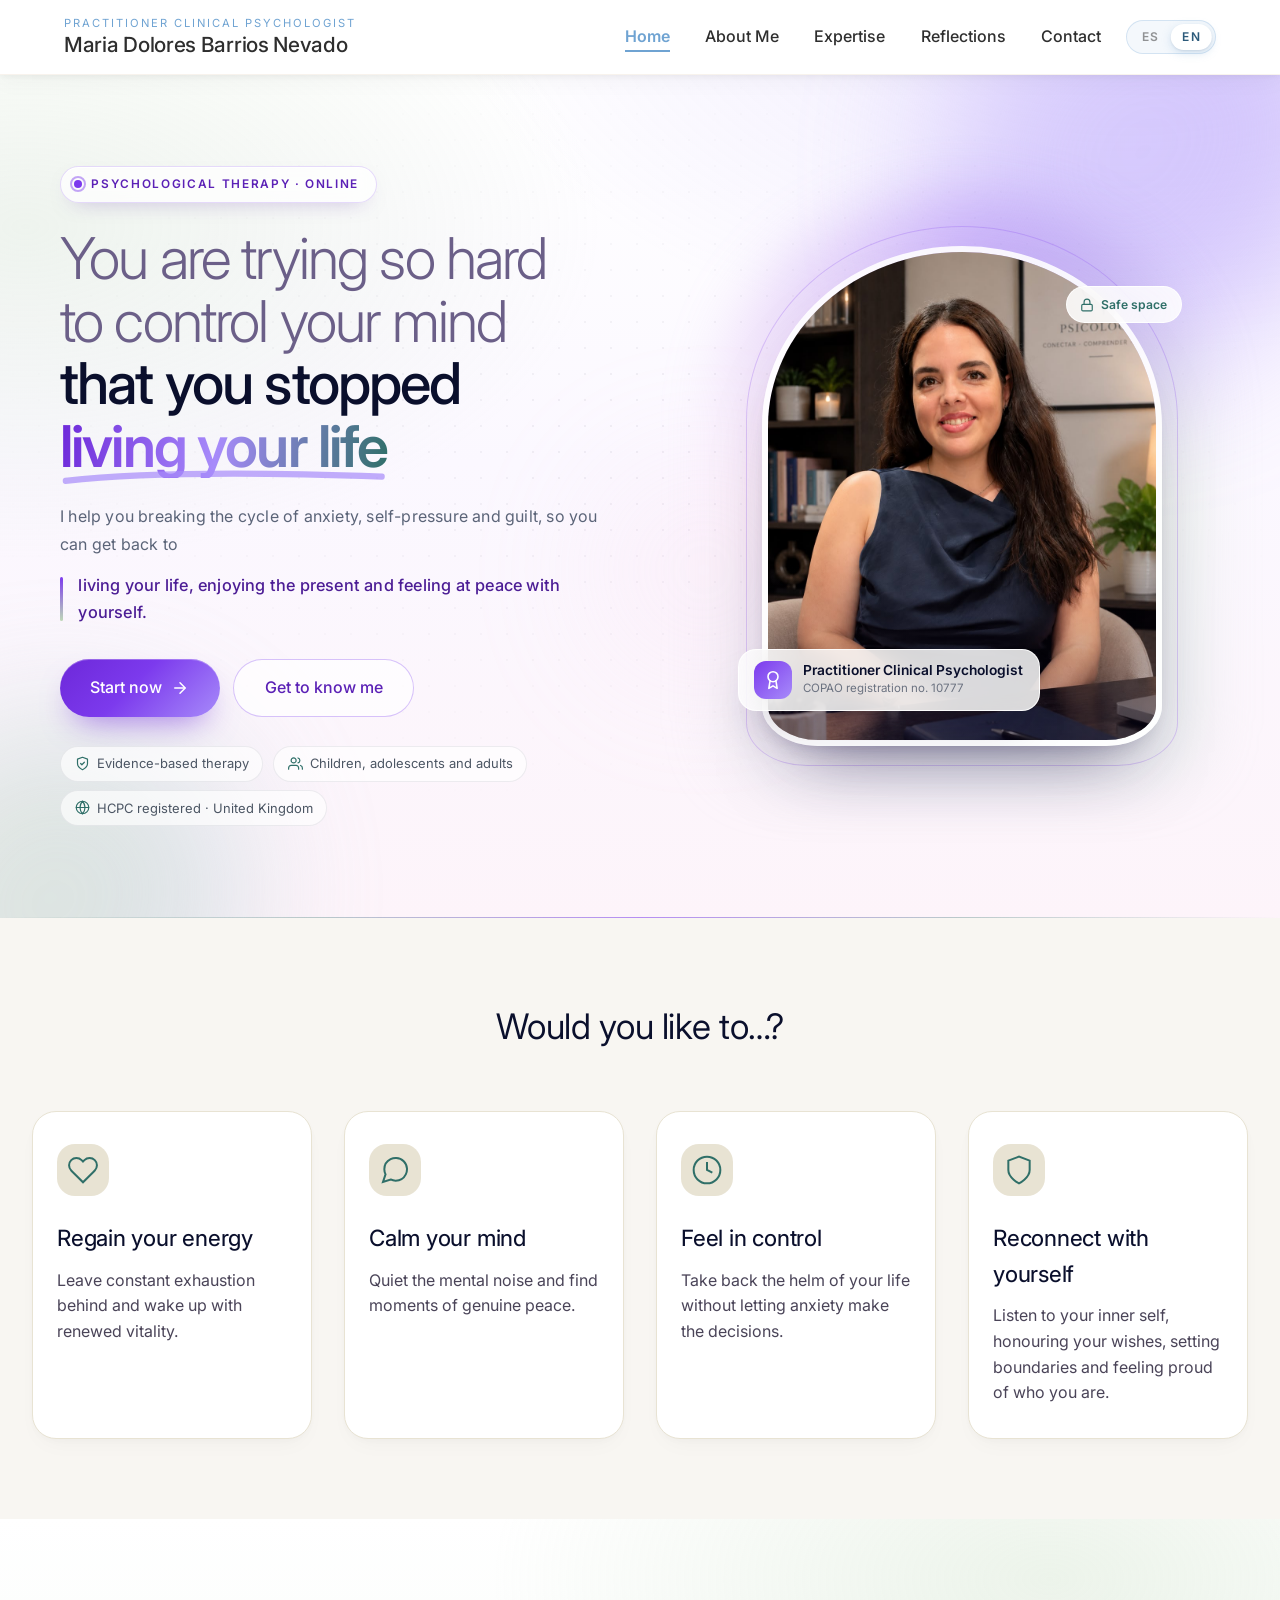
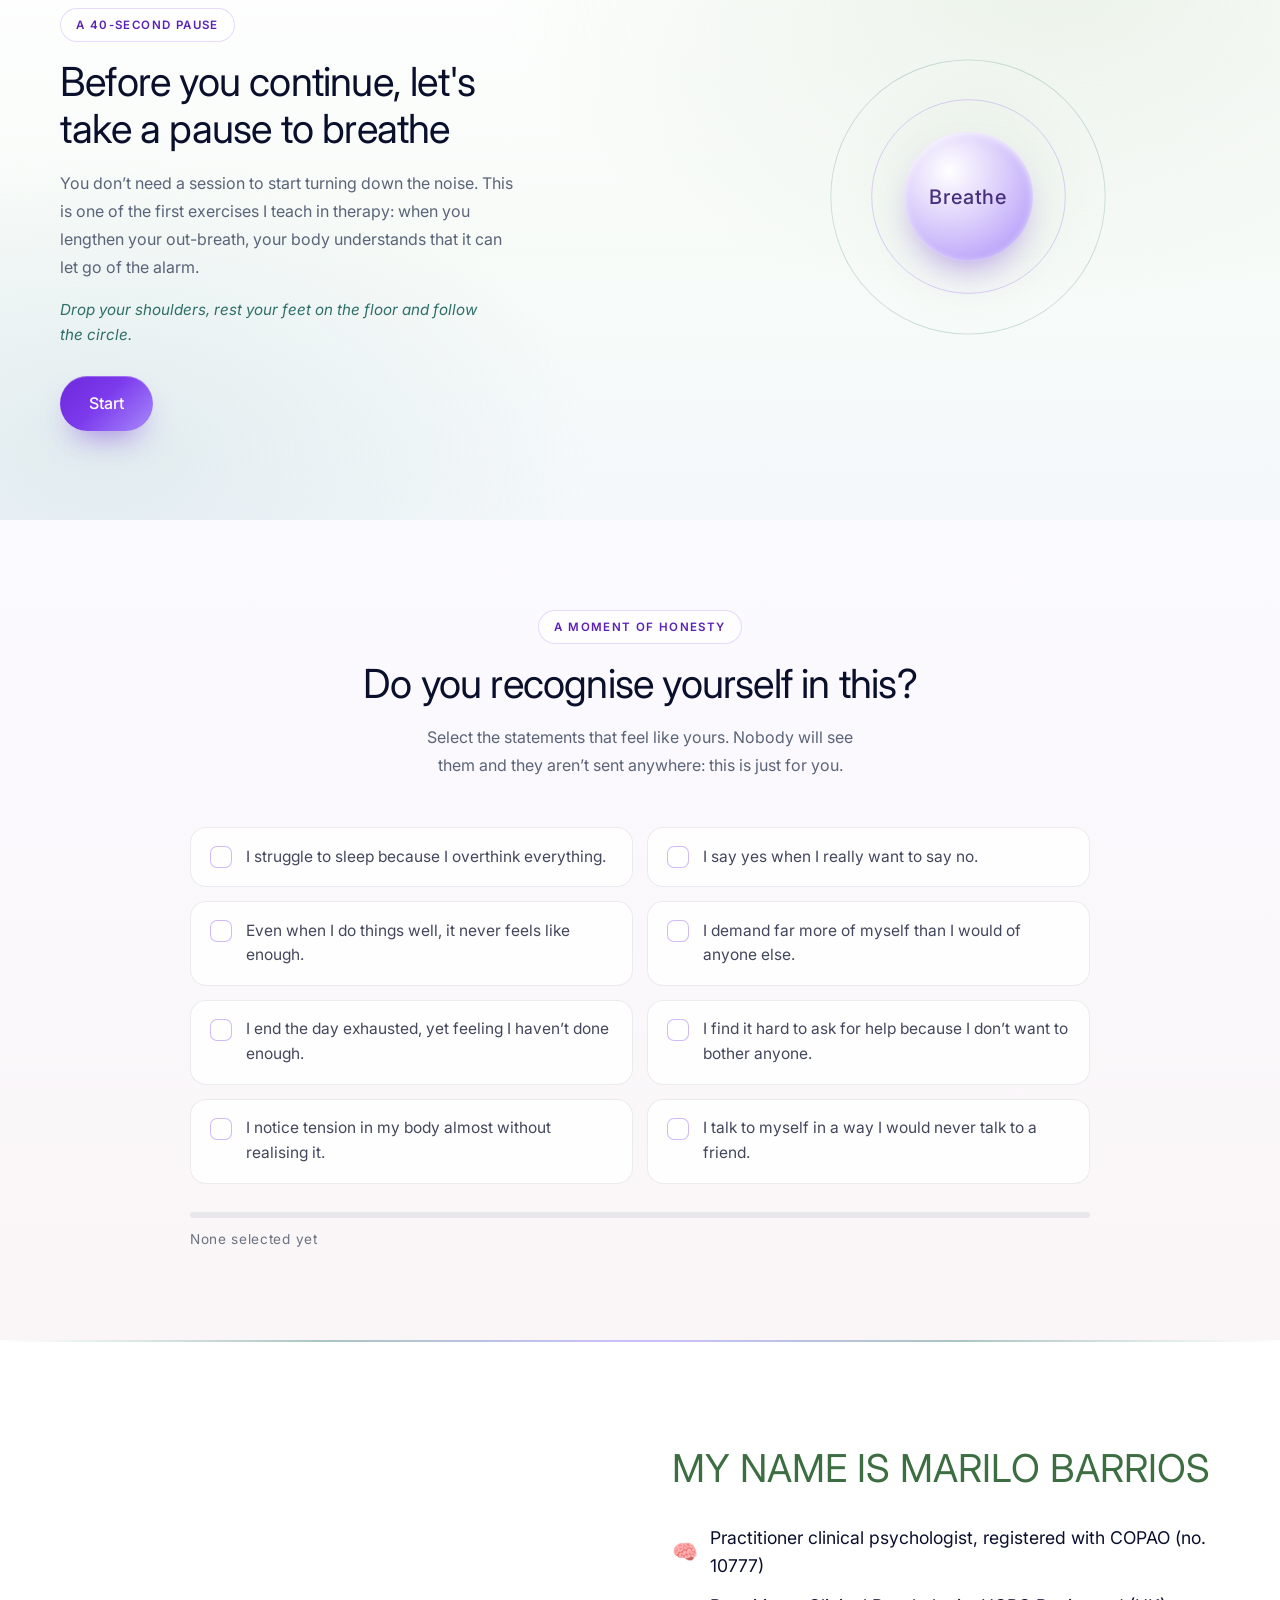
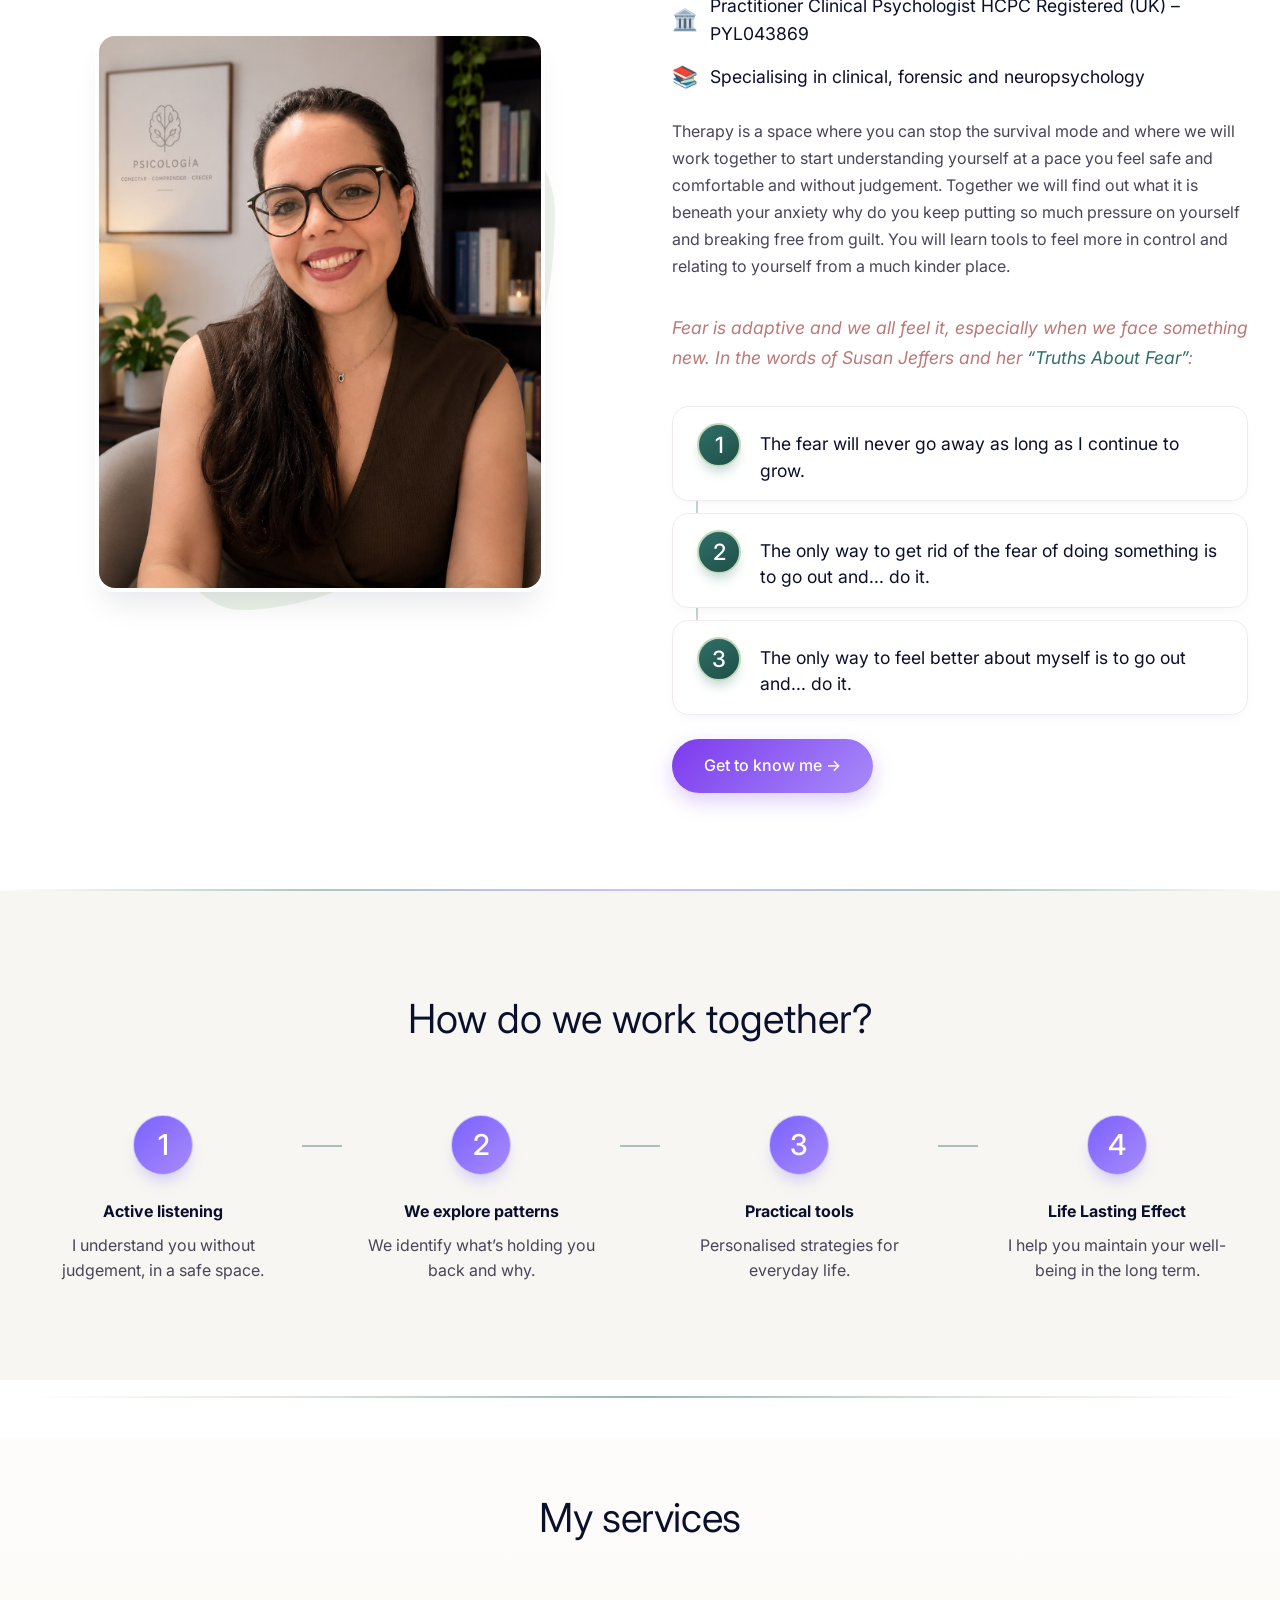
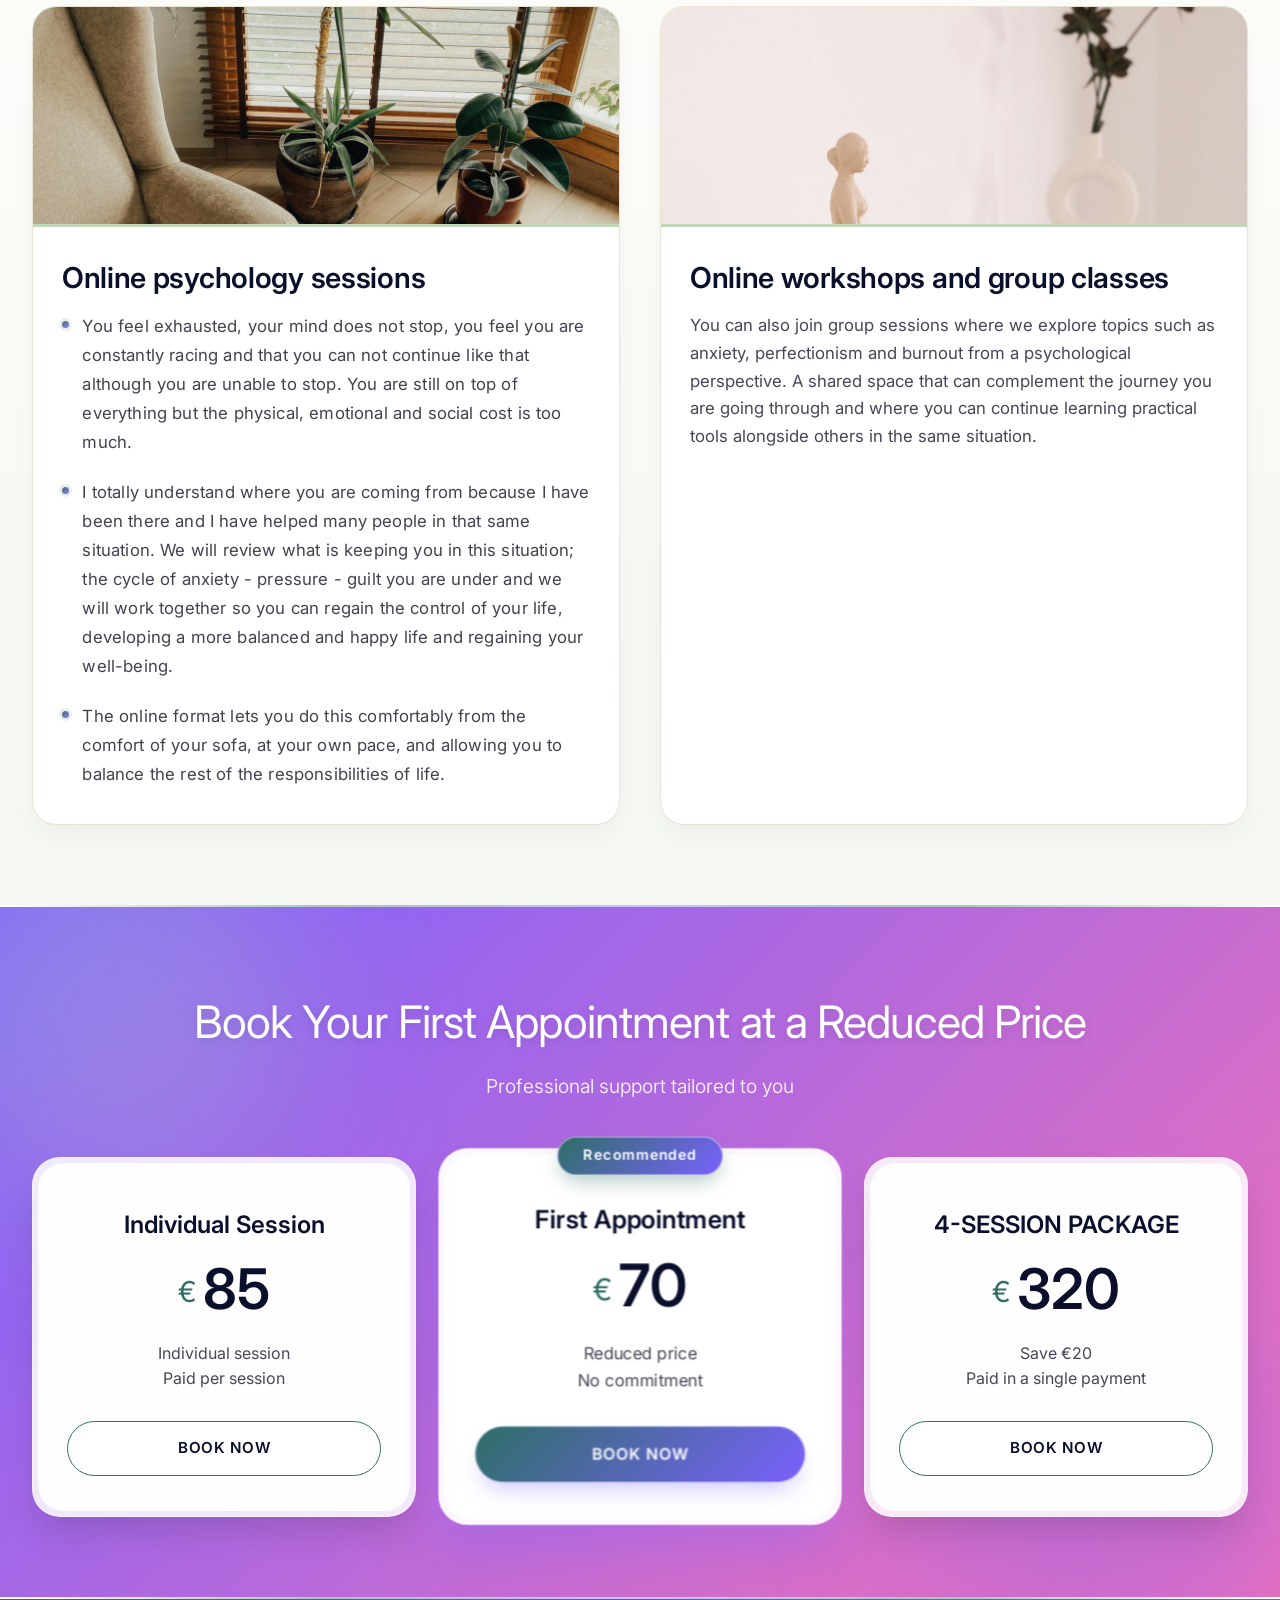
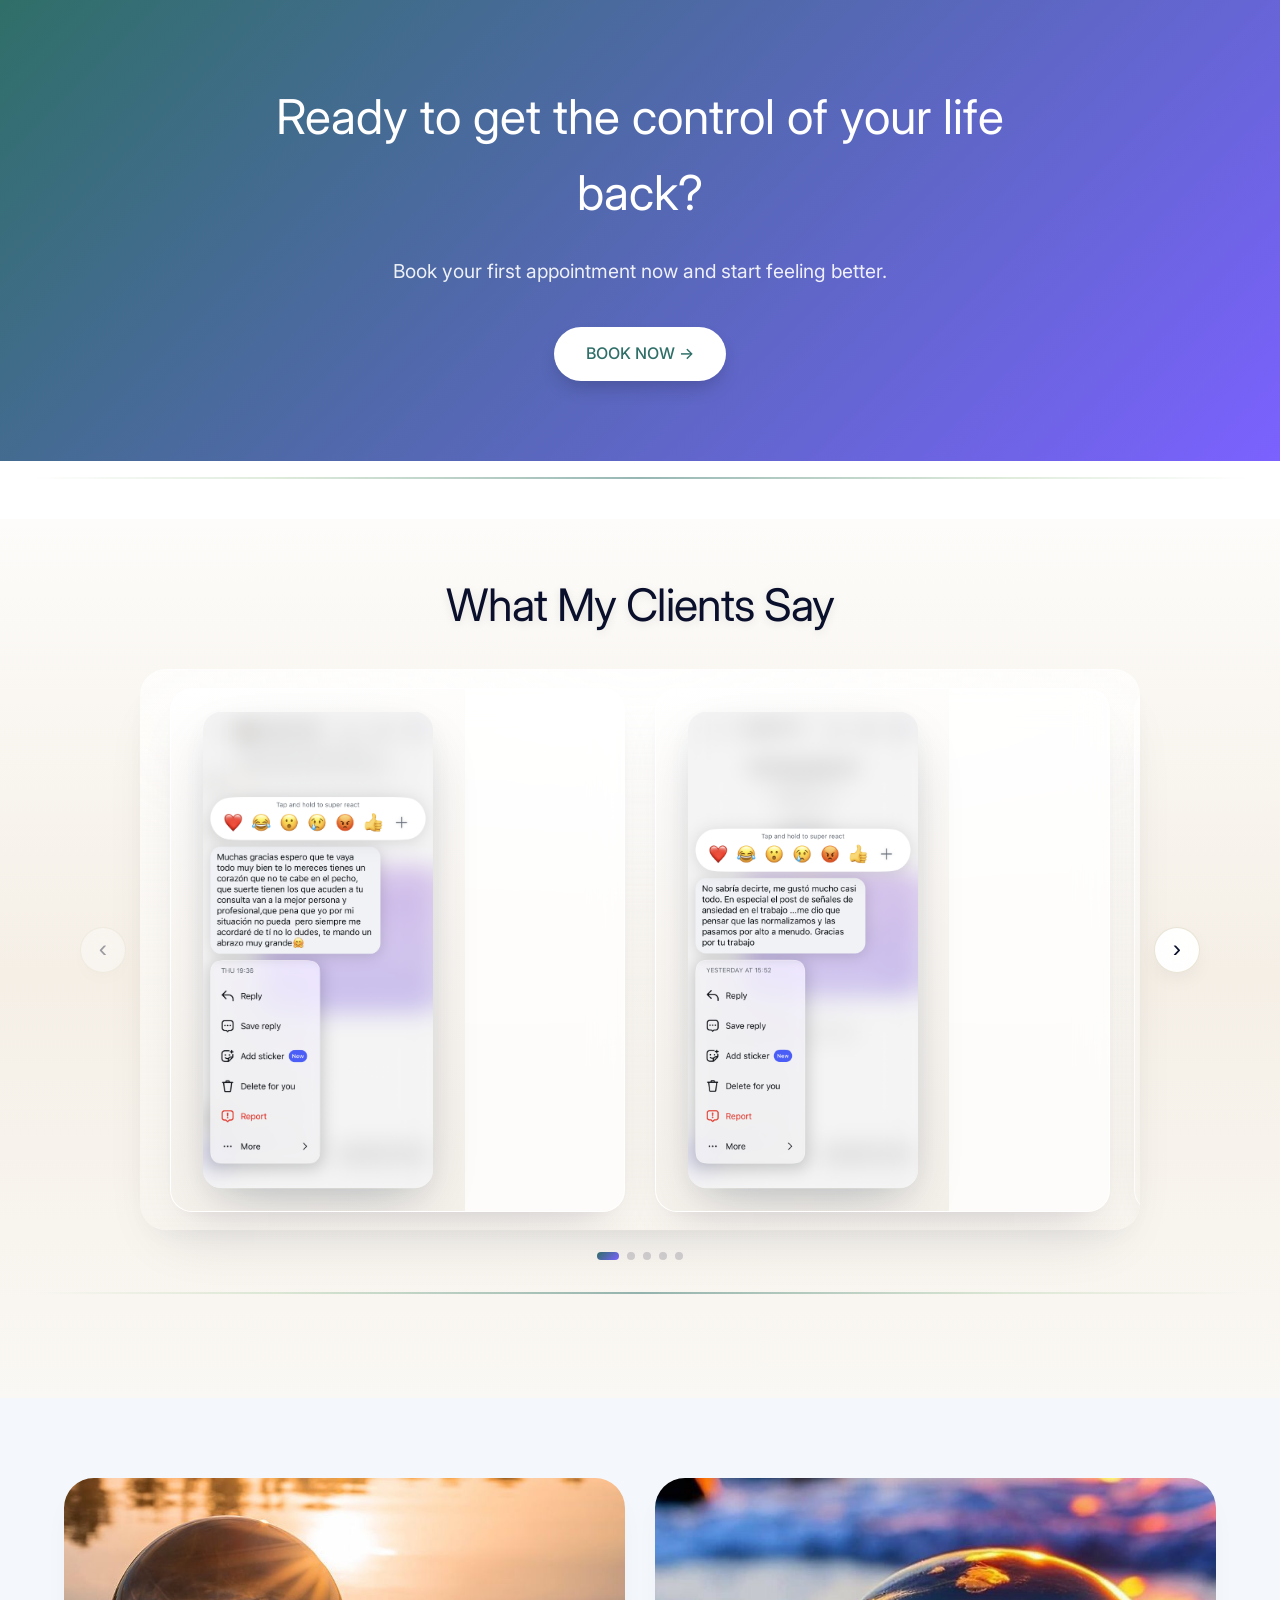
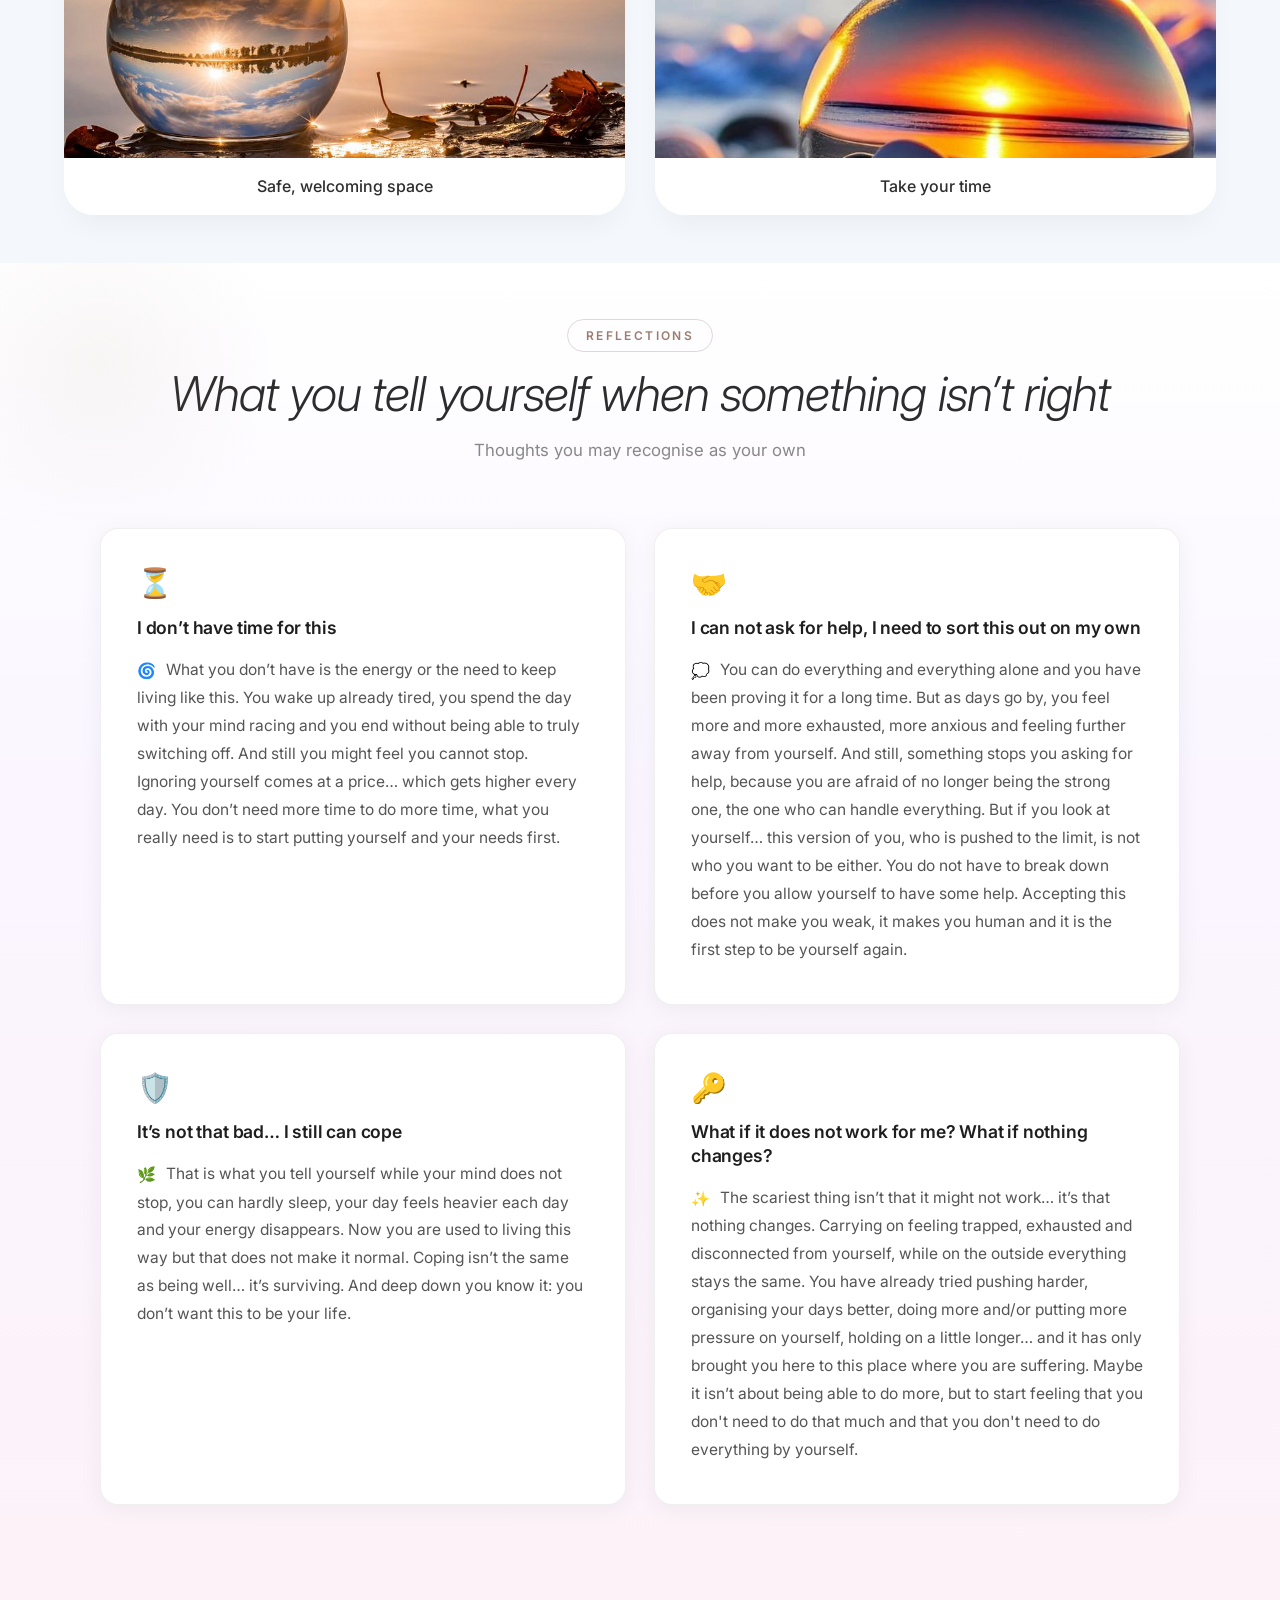
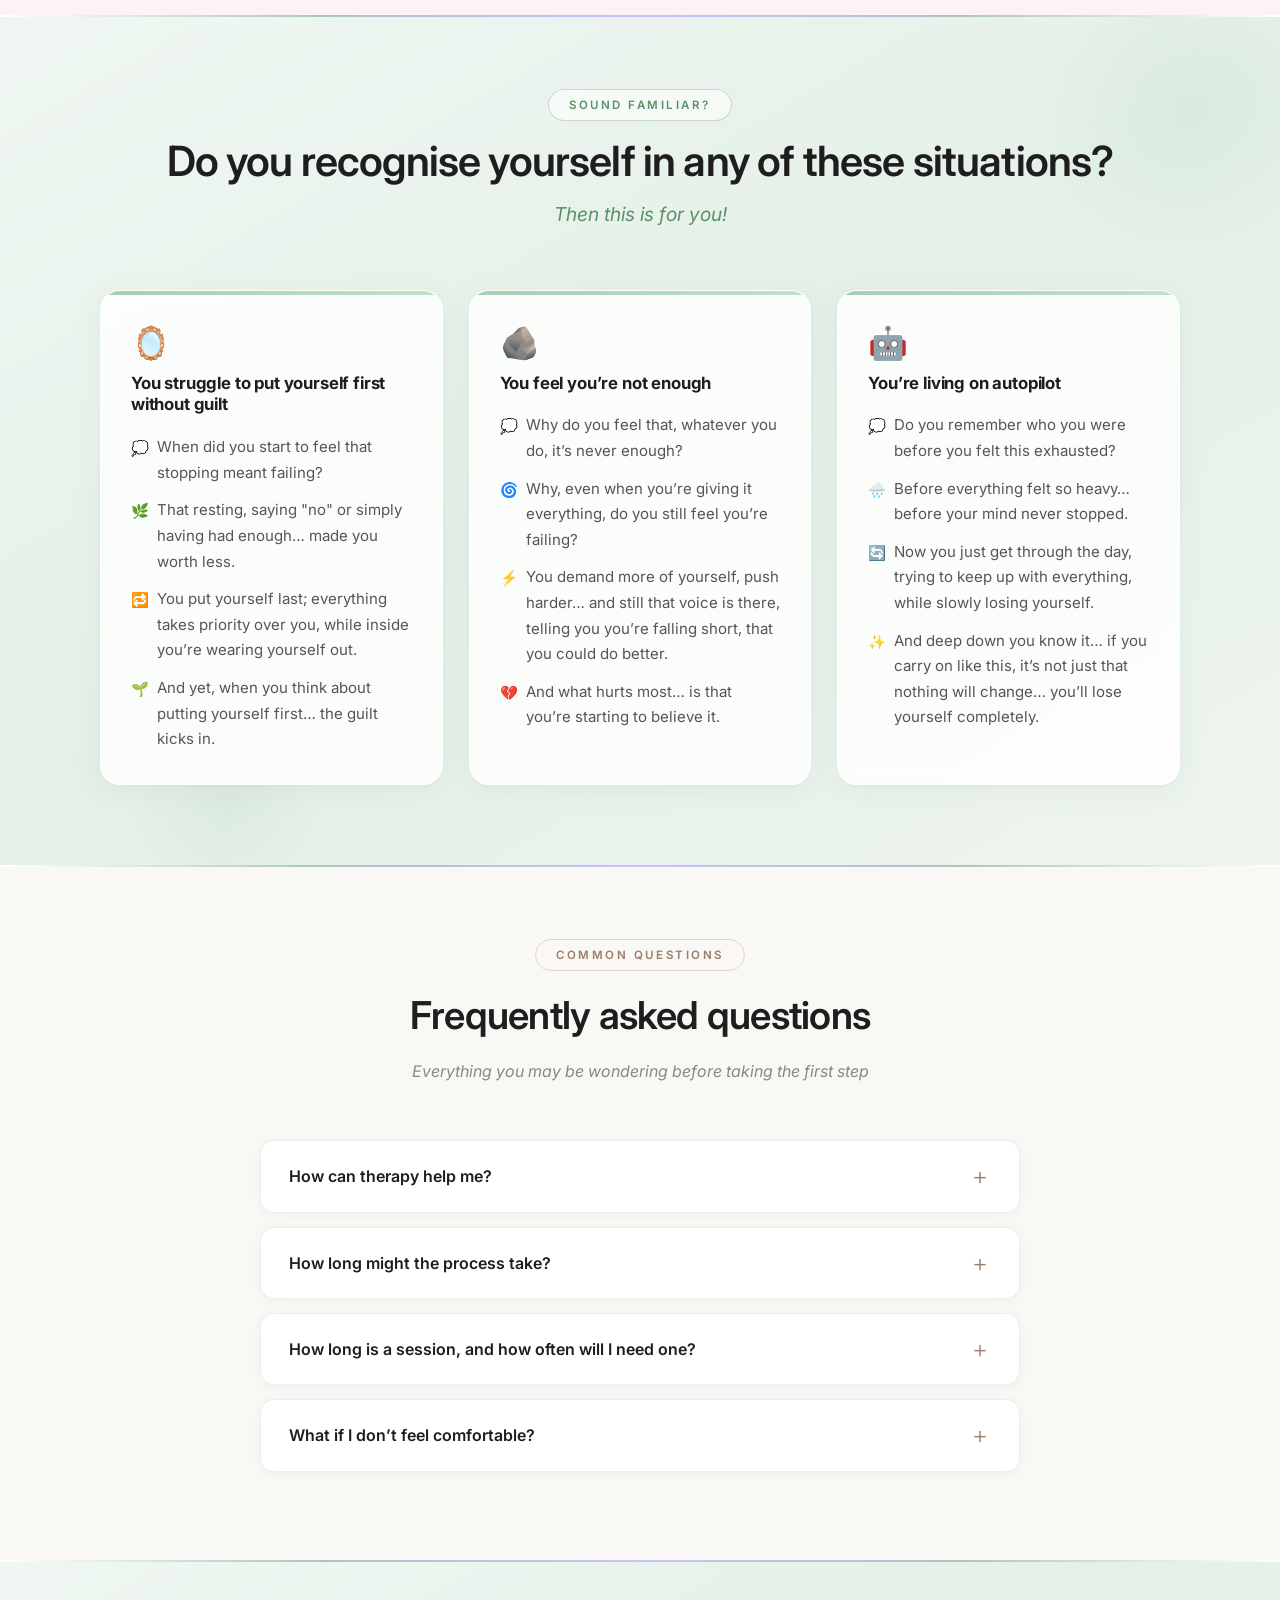
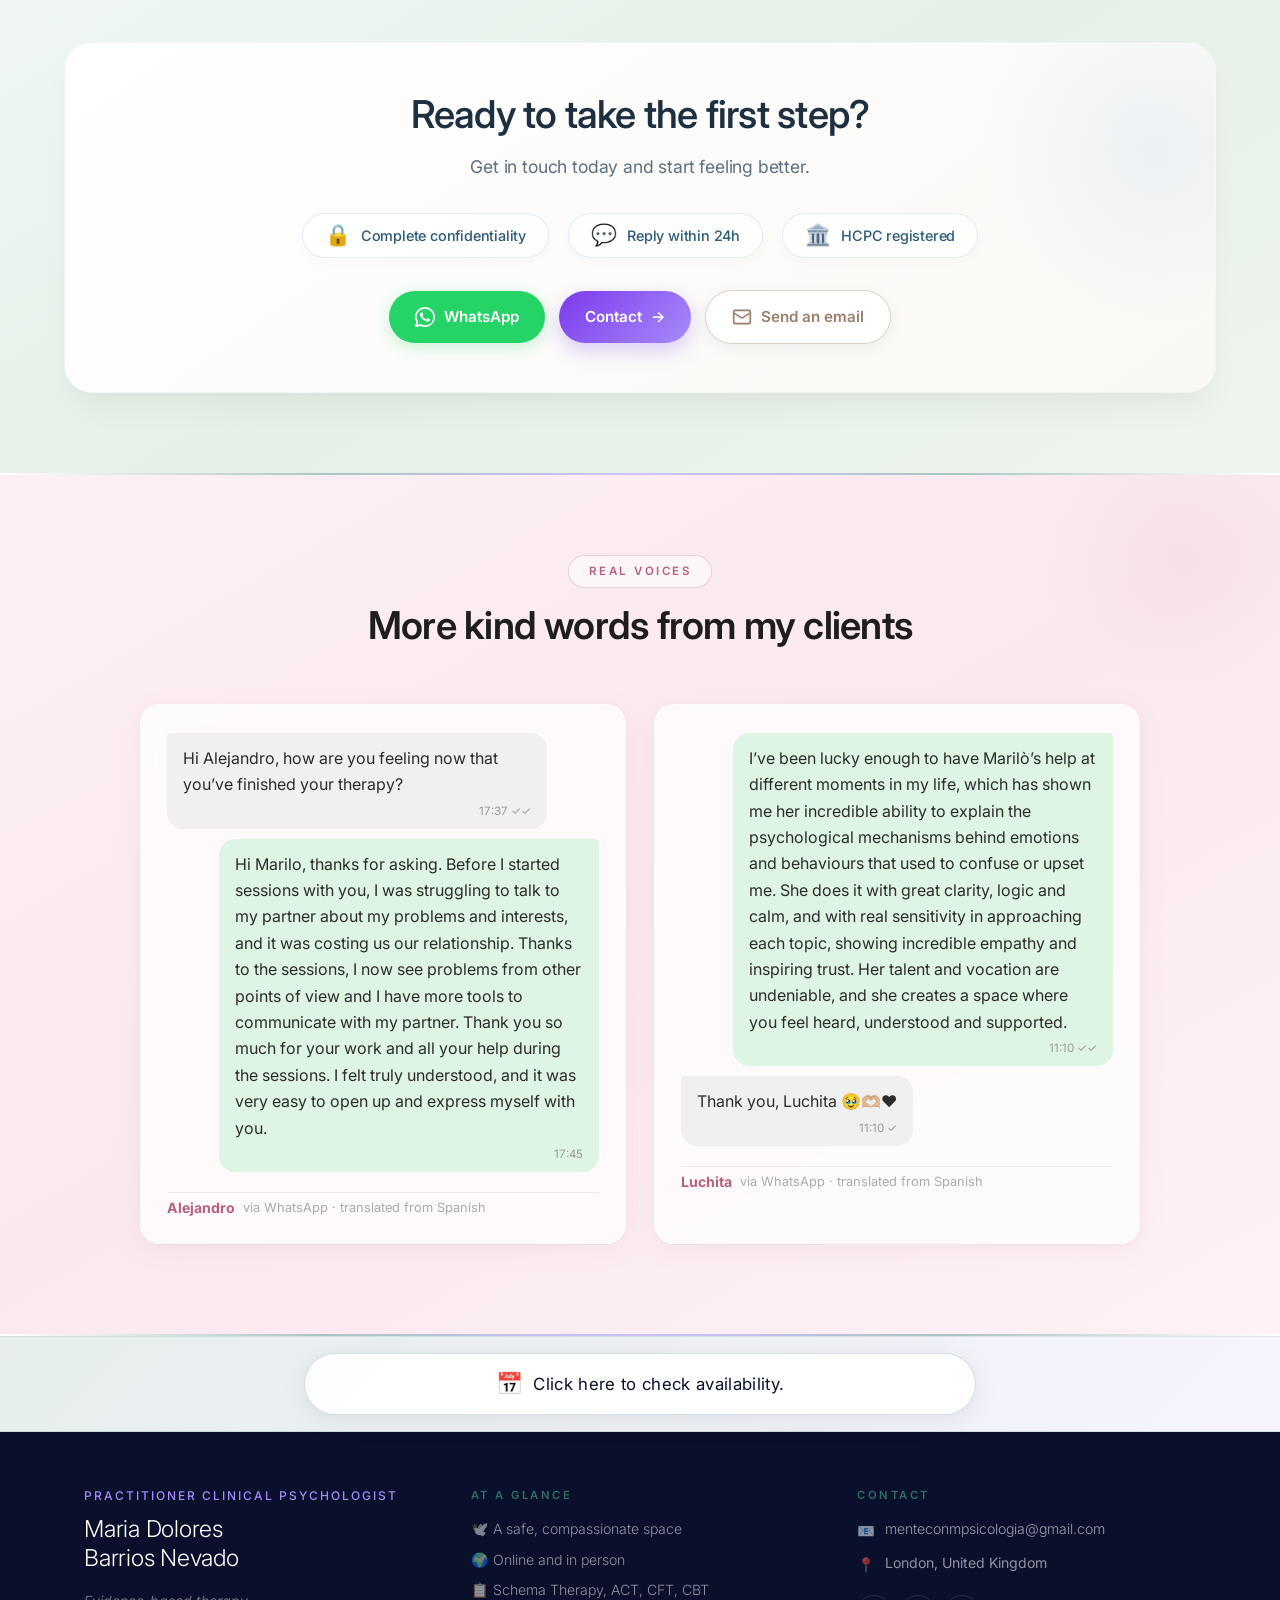
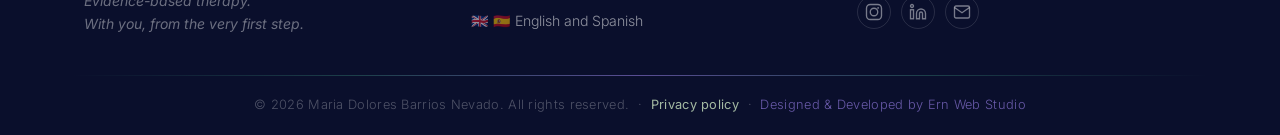
<file: en/index.html>
<!DOCTYPE html>
<html lang="en">
<head>
  <meta charset="UTF-8">
  <meta name="viewport" content="width=device-width, initial-scale=1.0">
  <script src="../js/lang-boot.js"></script>
  <title>Maria Dolores Barrios Nevado · Clinical Psychologist</title>
  <meta name="description" content="Clinical psychologist with international training and NHS experience. Evidence-based therapy for children, adolescents and adults.">
  <meta name="robots" content="index,follow">
  <link rel="canonical" href="https://menteconmpsicologia.com/en/">
  <link rel="alternate" hreflang="es" href="https://menteconmpsicologia.com/">
  <link rel="alternate" hreflang="en" href="https://menteconmpsicologia.com/en/">
  <link rel="alternate" hreflang="x-default" href="https://menteconmpsicologia.com/">
  <meta property="og:type" content="website">
  <meta property="og:url" content="https://menteconmpsicologia.com/en/">
  <meta property="og:title" content="Maria Dolores Barrios Nevado · Clinical Psychologist">
  <meta property="og:description" content="Clinical psychologist with international training and NHS experience. Evidence-based therapy for children, adolescents and adults.">
  <meta property="og:locale" content="en_GB">
  <meta property="og:locale:alternate" content="es_ES">
  <meta property="og:image" content="https://menteconmpsicologia.com/images/anasayfa/Mar1.png">
  <meta name="twitter:card" content="summary_large_image">
  <meta name="twitter:title" content="Maria Dolores Barrios Nevado · Clinical Psychologist">
  <meta name="twitter:description" content="Clinical psychologist with international training and NHS experience. Evidence-based therapy for children, adolescents and adults.">
  <meta name="twitter:image" content="https://menteconmpsicologia.com/images/anasayfa/Mar1.png">
  <script type="application/ld+json">
  {"@context":"https://schema.org","@type":"Person","name":"Maria Dolores Barrios Nevado","jobTitle":"Clinical Psychologist","url":"https://menteconmpsicologia.com/en/","sameAs":["https://instagram.com/menteconmpsicologia","https://linkedin.com/in/menteconmpsicologia"],"email":"mailto:menteconmpsicologia@gmail.com"}
  </script>
  <link rel="dns-prefetch" href="https://emailjs-proxy.ercorumlueren.workers.dev">
  <link rel="preconnect" href="https://fonts.googleapis.com">
  <link rel="preconnect" href="https://fonts.gstatic.com" crossorigin>
  <link href="https://fonts.googleapis.com/css2?family=Inter:opsz,wght@14..32,300;14..32,400;14..32,500;14..32,600&family=Poppins:wght@300;400;500;600&display=swap" rel="stylesheet">
  <link rel="stylesheet" href="../css/style.css">
  <!-- [DENEYSEL] psico-interacciones -->
  <link rel="stylesheet" href="../css/psico-interacciones.css">
  <link rel="stylesheet" href="../css/home.css">
</head>
<body>
  <header class="site-header">
    <div class="container header-container">
      <div class="logo logo-signature">
        <a href="index.html">
          <span class="logo-subtitle">Practitioner Clinical Psychologist</span>
          <span class="logo-name">Maria Dolores Barrios Nevado</span>
        </a>
      </div>
      <nav class="main-nav" id="mainNav" aria-label="Main navigation">
        <ul class="nav-list" id="navList">
          <li><a href="index.html" class="active" aria-current="page">Home</a></li>
          <li><a href="hakkimda.html">About Me</a></li>
          <li><a href="calisma-alanlari.html">Expertise</a></li>
          <li><a href="blog.html">Reflections</a></li>
          <li><a href="iletisim.html">Contact</a></li>
        </ul>
        <div class="lang-switch" role="group" aria-label="Language" data-active="en">
          <a href="../index.html" class="lang-switch__link" lang="es" hreflang="es" aria-label="Español" data-lang-switch="es"><span>ES</span></a>
          <a href="index.html" class="lang-switch__link is-active" lang="en" hreflang="en" aria-label="English" aria-current="true" data-lang-switch="en"><span>EN</span></a>
        </div>
      </nav>
      <button class="mobile-menu-toggle" id="menuToggle" type="button" aria-label="Open or close main menu" aria-controls="mainNav" aria-expanded="false">
        <span></span><span></span><span></span>
      </button>
    </div>
  </header>

  <main id="main-content">
  <!-- ========== HERO (REFINED) ========== -->
  <section class="ref-home-hero hero-v2">
    <div class="hero-v2__ambient" aria-hidden="true">
      <span class="hero-v2__blob hero-v2__blob--a"></span>
      <span class="hero-v2__blob hero-v2__blob--b"></span>
      <span class="hero-v2__blob hero-v2__blob--c"></span>
      <span class="hero-v2__mesh"></span>
    </div>

    <div class="ref-hero-container">
      <div class="ref-hero-grid">
        <div class="ref-hero-content">
          <span class="ref-hero-eyebrow hero-v2__eyebrow" style="--d:.05s">
            <span class="hero-v2__pulse" aria-hidden="true"></span>
            Psychological therapy · Online
          </span>

          <h1 class="ref-hero-headline hero-v2__headline">
            <span class="hero-v2__line hero-v2__line--soft" style="--d:.16s">You are trying so hard to control your mind</span>
            <span class="hero-v2__line hero-v2__line--strong" style="--d:.30s">that you stopped
              <span class="hero-v2__accent">living your life<svg class="hero-v2__underline" viewBox="0 0 240 12" preserveAspectRatio="none" aria-hidden="true" focusable="false"><path d="M4 8.4C56 3.2 132 2.2 236 5.6" fill="none" stroke="currentColor" stroke-width="4" stroke-linecap="round"/></svg></span>
            </span>
          </h1>

          <p class="ref-hero-description" style="--d:.44s">
            I help you breaking the cycle of anxiety, self-pressure and guilt, so you can get back to
          </p>
          <p class="ref-hero-closing" style="--d:.64s">
            living your life, enjoying the present and feeling at peace with yourself.
          </p>

          <div class="ref-hero-actions" style="--d:.74s">
            <a href="iletisim.html" class="ref-btn ref-btn-primary">
              <span>Start now</span>
              <svg width="18" height="18" viewBox="0 0 24 24" fill="none" stroke="currentColor" stroke-width="2" stroke-linecap="round" stroke-linejoin="round" aria-hidden="true" focusable="false"><path d="M5 12h13"/><path d="m12 5 7 7-7 7"/></svg>
            </a>
            <a href="hakkimda.html" class="ref-btn ref-btn-secondary">Get to know me</a>
          </div>

          <ul class="hero-v2__trust" style="--d:.84s">
            <li>
              <svg width="15" height="15" viewBox="0 0 24 24" fill="none" stroke="currentColor" stroke-width="1.9" stroke-linecap="round" stroke-linejoin="round" aria-hidden="true" focusable="false"><path d="M12 22s8-4 8-10V5l-8-3-8 3v7c0 6 8 10 8 10z"/><path d="m9 12 2 2 4-4"/></svg>
              Evidence-based therapy
            </li>
            <li>
              <svg width="15" height="15" viewBox="0 0 24 24" fill="none" stroke="currentColor" stroke-width="1.9" stroke-linecap="round" stroke-linejoin="round" aria-hidden="true" focusable="false"><path d="M17 21v-2a4 4 0 0 0-4-4H5a4 4 0 0 0-4 4v2"/><circle cx="9" cy="7" r="4"/><path d="M23 21v-2a4 4 0 0 0-3-3.87"/><path d="M16 3.13a4 4 0 0 1 0 7.75"/></svg>
              Children, adolescents and adults
            </li>
            <li>
              <svg width="15" height="15" viewBox="0 0 24 24" fill="none" stroke="currentColor" stroke-width="1.9" stroke-linecap="round" stroke-linejoin="round" aria-hidden="true" focusable="false"><circle cx="12" cy="12" r="10"/><path d="M2 12h20"/><path d="M12 2a15.3 15.3 0 0 1 4 10 15.3 15.3 0 0 1-4 10 15.3 15.3 0 0 1-4-10 15.3 15.3 0 0 1 4-10z"/></svg>
              HCPC registered · United Kingdom
            </li>
          </ul>
        </div>

        <div class="ref-hero-visual hero-v2__visual">
          <div class="ref-hero-image-wrapper hero-v2__frame">
            <span class="hero-v2__halo" aria-hidden="true"></span>
            <span class="hero-v2__ring" aria-hidden="true"></span>

            <div class="ref-hero-image hero-v2__photo">
              <img src="../images/anasayfa/mar11.jpeg" width="768" height="1024" fetchpriority="high" decoding="async"
                   alt="Maria Dolores Barrios Nevado, clinical psychologist, in her consulting room">
            </div>

            <div class="hero-v2__chip" aria-hidden="true">
              <svg width="14" height="14" viewBox="0 0 24 24" fill="none" stroke="currentColor" stroke-width="2" stroke-linecap="round" stroke-linejoin="round" focusable="false"><rect x="3" y="11" width="18" height="11" rx="2"/><path d="M7 11V7a5 5 0 0 1 10 0v4"/></svg>
              Safe space
            </div>

            <div class="hero-v2__badge">
              <span class="hero-v2__badge-icon" aria-hidden="true">
                <svg width="20" height="20" viewBox="0 0 24 24" fill="none" stroke="currentColor" stroke-width="1.9" stroke-linecap="round" stroke-linejoin="round" focusable="false"><circle cx="12" cy="8" r="6"/><path d="M15.477 12.89 17 22l-5-3-5 3 1.523-9.11"/></svg>
              </span>
              <span class="hero-v2__badge-text">
                <strong>Practitioner Clinical Psychologist</strong>
                <span>COPAO registration no. 10777</span>
              </span>
            </div>
          </div>
        </div>
      </div>
    </div>
    <div class="ref-hero-divider"></div>
  </section>

  <!-- ========== KARTLAR: "Te gustaría poder…?" ========== -->
  <section class="ref-cards-section">
    <div class="ref-cards-container">
      <h2 class="ref-cards-title">Would you like to…?</h2>
      <div class="ref-cards-grid">
        <article class="ref-card">
          <div class="ref-card-icon">
            <svg width="32" height="32" viewBox="0 0 24 24" fill="none" stroke="currentColor" stroke-width="1.5">
              <path d="M20.84 4.61a5.5 5.5 0 0 0-7.78 0L12 5.67l-1.06-1.06a5.5 5.5 0 0 0-7.78 7.78l1.06 1.06L12 21.23l7.78-7.78 1.06-1.06a5.5 5.5 0 0 0 0-7.78z" />
            </svg>
          </div>
          <h3 class="ref-card-title">Regain your energy</h3>
          <p class="ref-card-desc">Leave constant exhaustion behind and wake up with renewed vitality.</p>
        </article>
        <article class="ref-card">
          <div class="ref-card-icon">
            <svg width="32" height="32" viewBox="0 0 24 24" fill="none" stroke="currentColor" stroke-width="1.5">
              <path d="M21 11.5a8.38 8.38 0 0 1-.9 3.8 8.5 8.5 0 0 1-7.6 4.7 8.38 8.38 0 0 1-3.8-.9L3 21l1.9-5.7a8.38 8.38 0 0 1-.9-3.8 8.5 8.5 0 0 1 4.7-7.6 8.38 8.38 0 0 1 3.8-.9h.5a8.48 8.48 0 0 1 8 8v.5z" />
            </svg>
          </div>
          <h3 class="ref-card-title">Calm your mind</h3>
          <p class="ref-card-desc">Quiet the mental noise and find moments of genuine peace.</p>
        </article>
        <article class="ref-card">
          <div class="ref-card-icon">
            <svg width="32" height="32" viewBox="0 0 24 24" fill="none" stroke="currentColor" stroke-width="1.5">
              <path d="M12 2a10 10 0 1 0 10 10 10 10 0 0 0-10-10z" />
              <path d="M12 6v6l4 2" />
            </svg>
          </div>
          <h3 class="ref-card-title">Feel in control</h3>
          <p class="ref-card-desc">Take back the helm of your life without letting anxiety make the decisions.</p>
        </article>
        <article class="ref-card">
          <div class="ref-card-icon">
            <svg width="32" height="32" viewBox="0 0 24 24" fill="none" stroke="currentColor" stroke-width="1.5">
              <path d="M12 22s8-4 8-10V5l-8-3-8 3v7c0 6 8 10 8 10z" />
            </svg>
          </div>
          <h3 class="ref-card-title">Reconnect with yourself</h3>
          <p class="ref-card-desc">Listen to your inner self, honouring your wishes, setting boundaries and feeling proud of who you are.</p>
        </article>
      </div>
    </div>
  </section>

  <!-- ========== [DENEYSEL] RESPIRACIÓN GUIADA ========== -->
  <section class="pxi-scope pxi-breathe" id="respira" data-breathe aria-labelledby="pxi-breathe-title">
    <div class="pxi-container">
      <div class="pxi-breathe__grid">
        <div class="pxi-breathe__intro">
          <span class="pxi-eyebrow">A 40-second pause</span>
          <h2 id="pxi-breathe-title" class="pxi-title">Before you continue, let's take a pause to breathe</h2>
          <p class="pxi-lead">
            You don’t need a session to start turning down the noise. This is one of the first exercises I teach in therapy: when you lengthen your out-breath, your body understands that it can let go of the alarm.
          </p>
          <p class="pxi-note">Drop your shoulders, rest your feet on the floor and follow the circle.</p>
          <button type="button" class="pxi-btn" data-breathe-toggle aria-pressed="false">
            <span class="pxi-btn__label">Start</span>
          </button>

          <div class="pxi-breathe__outro" data-breathe-outro hidden>
            <p>That’s it. You may notice very little, or nothing at all, and that’s fine too.</p>
            <p>What matters is that your body knows how to calm down when you give it the right conditions. In therapy, we learn to create them far beyond these 40 seconds.</p>
          </div>
        </div>

        <div class="pxi-breathe__stage">
          <div class="pxi-orb" data-breathe-orb data-phase="exhala">
            <span class="pxi-orb__ring pxi-orb__ring--2" aria-hidden="true"></span>
            <span class="pxi-orb__ring pxi-orb__ring--1" aria-hidden="true"></span>
            <span class="pxi-orb__core" aria-hidden="true"></span>
            <span class="pxi-orb__label" data-breathe-label>Breathe</span>
          </div>
          <p class="pxi-breathe__status" data-breathe-status role="status" aria-live="polite"></p>
        </div>
      </div>
    </div>
  </section>

  <!-- ========== [DENEYSEL] ¿TE RECONOCES EN ESTO? ========== -->
  <section class="pxi-scope pxi-mirror" id="te-reconoces" data-mirror aria-labelledby="pxi-mirror-title">
    <div class="pxi-container">
      <header class="pxi-mirror__head">
        <span class="pxi-eyebrow">A moment of honesty</span>
        <h2 id="pxi-mirror-title" class="pxi-title">Do you recognise yourself in this?</h2>
        <p class="pxi-lead">
          Select the statements that feel like yours. Nobody will see them and they aren’t sent anywhere: this is just for you.
        </p>
      </header>

      <ul class="pxi-mirror__list">
        <li>
          <button type="button" class="pxi-stmt" data-mirror-item aria-pressed="false">
            <span class="pxi-stmt__mark" aria-hidden="true"></span>
            <span class="pxi-stmt__text">I struggle to sleep because I overthink everything.</span>
          </button>
        </li>
        <li>
          <button type="button" class="pxi-stmt" data-mirror-item aria-pressed="false">
            <span class="pxi-stmt__mark" aria-hidden="true"></span>
            <span class="pxi-stmt__text">I say yes when I really want to say no.</span>
          </button>
        </li>
        <li>
          <button type="button" class="pxi-stmt" data-mirror-item aria-pressed="false">
            <span class="pxi-stmt__mark" aria-hidden="true"></span>
            <span class="pxi-stmt__text">Even when I do things well, it never feels like enough.</span>
          </button>
        </li>
        <li>
          <button type="button" class="pxi-stmt" data-mirror-item aria-pressed="false">
            <span class="pxi-stmt__mark" aria-hidden="true"></span>
            <span class="pxi-stmt__text">I demand far more of myself than I would of anyone else.</span>
          </button>
        </li>
        <li>
          <button type="button" class="pxi-stmt" data-mirror-item aria-pressed="false">
            <span class="pxi-stmt__mark" aria-hidden="true"></span>
            <span class="pxi-stmt__text">I end the day exhausted, yet feeling I haven’t done enough.</span>
          </button>
        </li>
        <li>
          <button type="button" class="pxi-stmt" data-mirror-item aria-pressed="false">
            <span class="pxi-stmt__mark" aria-hidden="true"></span>
            <span class="pxi-stmt__text">I find it hard to ask for help because I don’t want to bother anyone.</span>
          </button>
        </li>
        <li>
          <button type="button" class="pxi-stmt" data-mirror-item aria-pressed="false">
            <span class="pxi-stmt__mark" aria-hidden="true"></span>
            <span class="pxi-stmt__text">I notice tension in my body almost without realising it.</span>
          </button>
        </li>
        <li>
          <button type="button" class="pxi-stmt" data-mirror-item aria-pressed="false">
            <span class="pxi-stmt__mark" aria-hidden="true"></span>
            <span class="pxi-stmt__text">I talk to myself in a way I would never talk to a friend.</span>
          </button>
        </li>
      </ul>

      <div class="pxi-mirror__meter">
        <div class="pxi-mirror__track">
          <span class="pxi-mirror__fill" data-mirror-fill></span>
        </div>
        <p class="pxi-mirror__count" data-mirror-count role="status" aria-live="polite"></p>
      </div>

      <div class="pxi-mirror__result" data-mirror-result hidden>
        <h3 class="pxi-mirror__result-title" data-mirror-result-title></h3>
        <p class="pxi-mirror__result-text" data-mirror-result-text></p>
        <div class="pxi-mirror__actions">
          <a href="iletisim.html" class="pxi-btn">Let’s talk about this</a>
          <a href="hakkimda.html" class="pxi-btn pxi-btn--ghost">See how I work</a>
        </div>
      </div>
    </div>
  </section>

  <div class="ref-hero-divider"></div>
  <!-- ========== HAKKINDA / GÜVEN BÖLÜMÜ ========== -->
  <section class="ref-about-section">
    <div class="ref-about-container">
      <div class="ref-about-grid">
        <div class="ref-about-image-wrapper">
          <div class="ref-about-soft-bg"></div>
          <img src="../images/anasayfa/mar22.jpeg" alt="Marilo Barrios" class="ref-about-img">
        </div>
        <div class="ref-about-content">
          <h2 class="ref-about-title">MY NAME IS MARILO BARRIOS</h2>
          <ul class="ref-about-list">
            <li><span>🧠</span> Practitioner clinical psychologist, registered with COPAO (no. 10777)</li>
            <li><span>🏛️</span> Practitioner Clinical Psychologist HCPC Registered (UK) – PYL043869</li>
            <li><span>📚</span> Specialising in clinical, forensic and neuropsychology</li>
          </ul>
          <p class="ref-about-text">
            Therapy is a space where you can stop the survival mode and where we will work together to start understanding yourself at a pace you feel safe and comfortable and without judgement. Together we will find out what it is beneath your anxiety why do you keep putting so much pressure on yourself and breaking free from guilt. You will learn tools to feel more in control and relating to yourself from a much kinder place.
          </p>
          <!-- YENİ KORKU / GERÇEKLER BÖLÜMÜ -->
<div class="ref-fear-container">
  <p class="ref-fear-intro">
    Fear is adaptive and we all feel it, especially when we face something new. In the words of Susan Jeffers and her <span class="ref-fear-highlight">“Truths About Fear”</span>:
  </p>
  
  <div class="ref-fear-list">
    <!-- Madde 1 -->
    <div class="ref-fear-item">
      <span class="ref-fear-number">1</span>
      <p class="ref-fear-text">The fear will never go away as long as I continue to grow.</p>
    </div>
    <!-- Madde 2 -->
    <div class="ref-fear-item">
      <span class="ref-fear-number">2</span>
      <p class="ref-fear-text">The only way to get rid of the fear of doing something is to go out and... do it.</p>
    </div>
    <!-- Madde 3 -->
    <div class="ref-fear-item">
      <span class="ref-fear-number">3</span>
      <p class="ref-fear-text">The only way to feel better about myself is to go out and... do it.</p>
    </div>
  </div>
</div>
          <a href="hakkimda.html" class="ref-btn ref-btn-primary">Get to know me →</a>
        </div>
      </div>
    </div>
  </section>
  <div class="ref-hero-divider"></div>
  <!-- ========== SÜREÇ BÖLÜMÜ ========== -->
  <section class="ref-process-section">
    <div class="ref-process-container">
      <h2 class="ref-process-title">How do we work together?</h2>
      <div class="ref-process-steps">
        <div class="ref-step-item">
          <div class="ref-step-number">1</div>
          <h4>Active listening</h4>
          <p>I understand you without judgement, in a safe space.</p>
        </div>
        <div class="ref-step-connector"></div>
        <div class="ref-step-item">
          <div class="ref-step-number">2</div>
          <h4>We explore patterns</h4>
          <p>We identify what’s holding you back and why.</p>
        </div>
        <div class="ref-step-connector"></div>
        <div class="ref-step-item">
          <div class="ref-step-number">3</div>
          <h4>Practical tools</h4>
          <p>Personalised strategies for everyday life.</p>
        </div>
        <div class="ref-step-connector"></div>
        <div class="ref-step-item">
          <div class="ref-step-number">4</div>
          <h4>Life Lasting Effect</h4>
          <p>I help you maintain your well-being in the long term.</p>
        </div>
      </div>
    </div>
  </section>
  <!-- PREMIUM DIVIDER (İKİ BÖLÜM ARASI) -->
<div class="ref-section-separation">
  <div class="ref-divider"></div>
</div>
 <!-- ========== SERVİS TANITIM ALANI (YENİ) ========== -->
<section class="ref-services-section">
  <div class="ref-services-container">
    <h2 class="ref-services-title">My services</h2>
    <div class="ref-services-grid">
      
      <!-- Kart 1: Sesiones online -->
      <div class="ref-service-card">
        <div class="ref-service-img-wrapper">
          <img src="../images/anasayfa/avatar1.jpg" alt="Online sessions" class="ref-service-img">
        </div>
        <div class="ref-service-content">
          <h3 class="ref-service-heading">Online psychology sessions</h3>
          <ul class="ref-service-list ref-service-list--premium" aria-label="What online sessions offer">
                        <li>
              <span class="ref-service-point-glyph" aria-hidden="true"></span>
              <span class="ref-service-point-body">You feel exhausted, your mind does not stop, you feel you are constantly racing and that you can not continue like that although you are unable to stop. You are still on top of everything but the physical, emotional and social cost is too much.</span>
            </li>
            <li>
              <span class="ref-service-point-glyph" aria-hidden="true"></span>
              <span class="ref-service-point-body">I totally understand where you are coming from because I have been there and I have helped many people in that same situation. We will review what is keeping you in this situation; the cycle of anxiety - pressure - guilt you are under and we will work together so you can regain the control of your life, developing a more balanced and happy life and regaining your well-being.</span>
            </li>
            <li>
              <span class="ref-service-point-glyph" aria-hidden="true"></span>
              <span class="ref-service-point-body">The online format lets you do this comfortably from the comfort of your sofa, at your own pace, and allowing you to balance the rest of the responsibilities of life.</span>
            </li>
          </ul>
        </div>
      </div>

      <!-- Kart 2: Talleres grupales -->
      <div class="ref-service-card">
        <div class="ref-service-img-wrapper">
          <img src="../images/anasayfa/avatar2.jpg" alt="Online workshops" class="ref-service-img">
        </div>
        <div class="ref-service-content">
          <h3 class="ref-service-heading">Online workshops and group classes</h3>
          <p class="ref-service-text">
            You can also join group sessions where we explore topics such as anxiety, perfectionism and burnout from a psychological perspective. A shared space that can complement the journey you are going through and where you can continue learning practical tools alongside others in the same situation.
          </p>
        </div>
      </div>

    </div>
  </div>
</section>
<!-- ========== PREMIUM PRICING SECTION ========== -->
<div class="ref-hero-divider"></div>
<section id="tarifas" class="ref-pricing-section">
  <!-- Arka plan dekoratif öğeler (soft glow) -->
  <div class="ref-pricing-bg-glow ref-pricing-glow-1"></div>
  <div class="ref-pricing-bg-glow ref-pricing-glow-2"></div>
  <div class="ref-pricing-container">
    <div class="ref-pricing-header">
      <h2 class="ref-pricing-title">Book Your First Appointment at a Reduced Price</h2>
      <p class="ref-pricing-subtitle">Professional support tailored to you</p>
    </div>

    <div class="ref-pricing-grid">
      
      <!-- Kart 1: Sesion Individual -->
      <div class="ref-pricing-card">
        <div class="ref-pricing-card-inner">
          <h3 class="ref-pricing-card-title">Individual Session</h3>
          <div class="ref-pricing-price">
            <span class="ref-pricing-currency">€</span>
            <span class="ref-pricing-amount">85</span>
          </div>
          <p class="ref-pricing-desc">
            Individual session<br>
            Paid per session
          </p>
          <a href="iletisim.html?plan=individual" class="ref-pricing-btn">BOOK NOW</a>
        </div>
      </div>

      <!-- Kart 2: Primera Cita (ÖNE ÇIKAN) -->
      <div class="ref-pricing-card ref-pricing-card-featured">
        <div class="ref-pricing-badge">Recommended</div>
        <div class="ref-pricing-card-inner">
          <h3 class="ref-pricing-card-title">First Appointment</h3>
          <div class="ref-pricing-price">
            <span class="ref-pricing-currency">€</span>
            <span class="ref-pricing-amount">70</span>
          </div>
          <p class="ref-pricing-desc">
            Reduced price<br>
            No commitment
          </p>
          <a href="iletisim.html?plan=primera" class="ref-pricing-btn ref-pricing-btn-primary">BOOK NOW</a>
        </div>
      </div>

      <!-- Kart 3: BONO 4 SESIONES -->
      <div class="ref-pricing-card">
        <div class="ref-pricing-card-inner">
          <h3 class="ref-pricing-card-title">4-SESSION PACKAGE</h3>
          <div class="ref-pricing-price">
            <span class="ref-pricing-currency">€</span>
            <span class="ref-pricing-amount">320</span>
          </div>
          <p class="ref-pricing-desc">
            Save €20<br>
            Paid in a single payment
          </p>
          <a href="iletisim.html?plan=bono4" class="ref-pricing-btn">BOOK NOW</a>
        </div>
      </div>

    </div>
  </div>
</section>
<div class="ref-hero-divider"></div>
  <!-- ========== CTA ========== -->
  <section class="ref-cta-section">
    <div class="ref-cta-container">
      <h2 class="ref-cta-title">Ready to get the control of your life back?</h2>
      <p class="ref-cta-subtitle">Book your first appointment now and start feeling better.</p>
      <a href="iletisim.html" class="ref-btn ref-btn-primary">BOOK NOW →</a>
    </div>
  </section>

  <div class="ref-section-separation">
    <div class="ref-divider"></div>
  </div>

  <!-- ========== TESTIMONIOS — VITRINA ========== -->
  <section class="home-reviews-showcase section-padding" aria-labelledby="home-reviews-heading">
    <div class="container">
      <header class="home-reviews-showcase__header fade-in">
        <h2 id="home-reviews-heading" class="home-reviews-showcase__title">What My Clients Say</h2>
      </header>
      <div class="home-reviews-carousel fade-in" id="home-reviews-carousel" data-carousel-autoplay="false">
        <button type="button" class="home-reviews-carousel__btn home-reviews-carousel__btn--prev" aria-controls="home-reviews-track" aria-label="Previous testimonials">
          <span aria-hidden="true">‹</span>
        </button>
        <div class="home-reviews-carousel__viewport" tabindex="0" role="region" aria-roledescription="carrusel" aria-label="Client reviews" aria-live="polite">
          <div id="home-reviews-track" class="home-reviews-carousel__track">
            <div class="home-reviews-carousel__slide home-reviews-carousel__slide--active" data-home-reviews-slide="0" aria-label="Group 1 of 5">
              <div class="home-reviews-carousel__slide-inner">
                <div class="home-reviews-carousel__pair">
                  <figure class="home-review-card">
                    <div class="home-review-card__frame">
                      <img src="../images/anasayfa/wp1.png" alt="Client testimonial 1" class="home-review-card__img home-reviews-carousel__img" width="480" height="854" decoding="async" fetchpriority="high" loading="eager">
                    </div>
                  </figure>
                  <figure class="home-review-card">
                    <div class="home-review-card__frame">
                      <img src="../images/anasayfa/wp2.png" alt="Client testimonial 2" class="home-review-card__img home-reviews-carousel__img" width="480" height="854" decoding="async" fetchpriority="high" loading="eager">
                    </div>
                  </figure>
                </div>
              </div>
            </div>
            <div class="home-reviews-carousel__slide" data-home-reviews-slide="1" aria-label="Group 2 of 5">
              <div class="home-reviews-carousel__slide-inner">
                <div class="home-reviews-carousel__pair">
                  <figure class="home-review-card">
                    <div class="home-review-card__frame">
                      <img data-src="../images/anasayfa/wp3.png" alt="Client testimonial 3" class="home-review-card__img home-reviews-carousel__img home-reviews-carousel__img--lazy" width="480" height="854" decoding="async" loading="lazy" src="data:image/svg+xml,%3Csvg xmlns='http://www.w3.org/2000/svg' width='480' height='854'%3E%3C/svg%3E">
                    </div>
                  </figure>
                  <figure class="home-review-card">
                    <div class="home-review-card__frame">
                      <img data-src="../images/anasayfa/wp4.png" alt="Client testimonial 4" class="home-review-card__img home-reviews-carousel__img home-reviews-carousel__img--lazy" width="480" height="854" decoding="async" loading="lazy" src="data:image/svg+xml,%3Csvg xmlns='http://www.w3.org/2000/svg' width='480' height='854'%3E%3C/svg%3E">
                    </div>
                  </figure>
                </div>
              </div>
            </div>
            <div class="home-reviews-carousel__slide" data-home-reviews-slide="2" aria-label="Group 3 of 5">
              <div class="home-reviews-carousel__slide-inner">
                <div class="home-reviews-carousel__pair">
                  <figure class="home-review-card">
                    <div class="home-review-card__frame">
                      <img data-src="../images/anasayfa/wp5.png" alt="Client testimonial 5" class="home-review-card__img home-reviews-carousel__img home-reviews-carousel__img--lazy" width="480" height="854" decoding="async" loading="lazy" src="data:image/svg+xml,%3Csvg xmlns='http://www.w3.org/2000/svg' width='480' height='854'%3E%3C/svg%3E">
                    </div>
                  </figure>
                  <figure class="home-review-card">
                    <div class="home-review-card__frame">
                      <img data-src="../images/anasayfa/img1.jpeg" alt="Client testimonial 6" class="home-review-card__img home-reviews-carousel__img home-reviews-carousel__img--lazy" width="480" height="854" decoding="async" loading="lazy" src="data:image/svg+xml,%3Csvg xmlns='http://www.w3.org/2000/svg' width='480' height='854'%3E%3C/svg%3E">
                    </div>
                  </figure>
                </div>
              </div>
            </div>

            <div class="home-reviews-carousel__slide" data-home-reviews-slide="3" aria-label="Group 4 of 5">
              <div class="home-reviews-carousel__slide-inner">
                <div class="home-reviews-carousel__pair">
                  <figure class="home-review-card">
                    <div class="home-review-card__frame">
                      <img data-src="../images/anasayfa/img2.jpeg" alt="Client testimonial 7" class="home-review-card__img home-reviews-carousel__img home-reviews-carousel__img--lazy" width="480" height="854" decoding="async" loading="lazy" src="data:image/svg+xml,%3Csvg xmlns='http://www.w3.org/2000/svg' width='480' height='854'%3E%3C/svg%3E">
                    </div>
                  </figure>
                  <figure class="home-review-card">
                    <div class="home-review-card__frame">
                      <img data-src="../images/anasayfa/img3.jpeg" alt="Client testimonial 8" class="home-review-card__img home-reviews-carousel__img home-reviews-carousel__img--lazy" width="480" height="854" decoding="async" loading="lazy" src="data:image/svg+xml,%3Csvg xmlns='http://www.w3.org/2000/svg' width='480' height='854'%3E%3C/svg%3E">
                    </div>
                  </figure>
                </div>
              </div>
            </div>

            <div class="home-reviews-carousel__slide home-reviews-carousel__slide--single" data-home-reviews-slide="4" aria-label="Group 5 of 5">
              <div class="home-reviews-carousel__slide-inner">
                <div class="home-reviews-carousel__pair home-reviews-carousel__pair--single">
                  <figure class="home-review-card">
                    <div class="home-review-card__frame">
                      <img data-src="../images/anasayfa/img4.jpeg" alt="Client testimonial 9" class="home-review-card__img home-reviews-carousel__img home-reviews-carousel__img--lazy" width="480" height="854" decoding="async" loading="lazy" src="data:image/svg+xml,%3Csvg xmlns='http://www.w3.org/2000/svg' width='480' height='854'%3E%3C/svg%3E">
                    </div>
                  </figure>
                </div>
              </div>
            </div>
          </div>
        </div>
        <button type="button" class="home-reviews-carousel__btn home-reviews-carousel__btn--next" aria-controls="home-reviews-track" aria-label="Next testimonials">
          <span aria-hidden="true">›</span>
        </button>
        <div class="home-reviews-carousel__dots" role="tablist" aria-label="Select testimonial group"></div>
      </div>
    </div>
    <div class="ref-section-separation home-reviews-showcase__divider">
      <div class="ref-divider"></div>
    </div>
  </section>

  <section class="relax-gallery section-padding bg-soft-blue-light" style="padding-bottom: 48px;">
    <div class="container">
      <div class="gallery-grid">
        <div class="gallery-item fade-in">
          <img src="../images/anasayfa/relax1.jpg" alt="Calm therapeutic setting" class="gallery-img">
          <div class="gallery-caption">Safe, welcoming space</div>
        </div>
        <div class="gallery-item fade-in">
          <img src="../images/anasayfa/relax4.jpg" alt="Peace and calm" class="gallery-img">
          <div class="gallery-caption">Take your time</div>
        </div>
      </div>
    </div>
  </section>

  <section id="pensamientos" class="pensamientos-section">
    <div class="pensamientos-container">

      <div class="pensamientos-header">
        <span class="pensamientos-label">Reflections</span>
        <h2 class="pensamientos-title">What you tell yourself when something isn’t right</h2>
        <p class="pensamientos-subtitle">Thoughts you may recognise as your own</p>
      </div>

      <div class="pensamientos-grid">

        <div class="p-card">
          <div class="p-card-icon">⏳</div>
          <h3 class="p-card-title">I don’t have time for this</h3>
          <p class="p-card-text">
            <span class="p-bullet">🌀</span>
            What you don’t have is the energy or the need to keep living like this. You wake up already tired, you spend the day with your mind racing and you end without being able to truly switching off. And still you might feel you cannot stop. Ignoring yourself comes at a price… which gets higher every day. You don’t need more time to do more time, what you really need is to start putting yourself and your needs first.
          </p>
        </div>

        <div class="p-card">
          <div class="p-card-icon">🤝</div>
          <h3 class="p-card-title">I can not ask for help, I need to sort this out on my own</h3>
          <p class="p-card-text">
            <span class="p-bullet">💭</span>
            You can do everything and everything alone and you have been proving it for a long time. But as days go by, you feel more and more exhausted, more anxious and feeling further away from yourself. And still, something stops you asking for help, because you are afraid of no longer being the strong one, the one who can handle everything. But if you look at yourself… this version of you, who is pushed to the limit, is not who you want to be either. You do not have to break down before you allow yourself to have some help. Accepting this does not make you weak, it makes you human and it is the first step to be yourself again.
          </p>
        </div>

        <div class="p-card">
          <div class="p-card-icon">🛡️</div>
          <h3 class="p-card-title">It’s not that bad… I still can cope</h3>
          <p class="p-card-text">
            <span class="p-bullet">🌿</span>
            That is what you tell yourself while your mind does not stop, you can hardly sleep, your day feels heavier each day and your energy disappears. Now you are used to living this way but that does not make it normal. Coping isn’t the same as being well… it’s surviving. And deep down you know it: you don’t want this to be your life.
          </p>
        </div>

        <div class="p-card">
          <div class="p-card-icon">🔑</div>
          <h3 class="p-card-title">What if it does not work for me? What if nothing changes?</h3>
          <p class="p-card-text">
            <span class="p-bullet">✨</span>
            The scariest thing isn’t that it might not work… it’s that nothing changes. Carrying on feeling trapped, exhausted and disconnected from yourself, while on the outside everything stays the same. You have already tried pushing harder, organising your days better, doing more and/or putting more pressure on yourself, holding on a little longer… and it has only brought you here to this place where you are suffering. Maybe it isn’t about being able to do more, but to start feeling that you don't need to do that much and that you don't need to do everything by yourself.
          </p>
        </div>

      </div>
    </div>
  </section>

  <div class="ref-hero-divider divider-green-from-purple"></div>

  <section id="situaciones" class="situaciones-section">
    <div class="situaciones-container">

      <div class="situaciones-header">
        <span class="situaciones-label">Sound familiar?</span>
        <h2 class="situaciones-title">Do you recognise yourself in any of these situations?</h2>
        <p class="situaciones-subtitle">Then this is for you!</p>
      </div>

      <div class="situaciones-grid">

        <!-- Card 1 -->
        <div class="s-card">
          <div class="s-card-accent"></div>
          <div class="s-card-icon">🪞</div>
          <h3 class="s-card-title">You struggle to put yourself first without guilt</h3>
          <ul class="s-card-list">
            <li><span class="s-bullet">💭</span>When did you start to feel that stopping meant failing?</li>
            <li><span class="s-bullet">🌿</span>That resting, saying "no" or simply having had enough… made you worth less.</li>
            <li><span class="s-bullet">🔁</span>You put yourself last; everything takes priority over you, while inside you’re wearing yourself out.</li>
            <li><span class="s-bullet">🌱</span>And yet, when you think about putting yourself first… the guilt kicks in.</li>
          </ul>
        </div>

        <!-- Card 2 -->
        <div class="s-card">
          <div class="s-card-accent"></div>
          <div class="s-card-icon">🪨</div>
          <h3 class="s-card-title">You feel you’re not enough</h3>
          <ul class="s-card-list">
            <li><span class="s-bullet">💭</span>Why do you feel that, whatever you do, it’s never enough?</li>
            <li><span class="s-bullet">🌀</span>Why, even when you’re giving it everything, do you still feel you’re failing?</li>
            <li><span class="s-bullet">⚡</span>You demand more of yourself, push harder… and still that voice is there, telling you you’re falling short, that you could do better.</li>
            <li><span class="s-bullet">💔</span>And what hurts most… is that you’re starting to believe it.</li>
          </ul>
        </div>

        <!-- Card 3 -->
        <div class="s-card">
          <div class="s-card-accent"></div>
          <div class="s-card-icon">🤖</div>
          <h3 class="s-card-title">You’re living on autopilot</h3>
          <ul class="s-card-list">
            <li><span class="s-bullet">💭</span>Do you remember who you were before you felt this exhausted?</li>
            <li><span class="s-bullet">🌧️</span>Before everything felt so heavy… before your mind never stopped.</li>
            <li><span class="s-bullet">🔄</span>Now you just get through the day, trying to keep up with everything, while slowly losing yourself.</li>
            <li><span class="s-bullet">✨</span>And deep down you know it… if you carry on like this, it’s not just that nothing will change… you’ll lose yourself completely.</li>
          </ul>
        </div>

      </div>
    </div>
  </section>

  <div class="ref-hero-divider divider-beige-from-green"></div>

  <section id="faq" class="faq-section">
    <div class="faq-container">

      <div class="faq-header">
        <span class="faq-label">Common questions</span>
        <h2 class="faq-title">Frequently asked questions</h2>
        <p class="faq-subtitle">Everything you may be wondering before taking the first step</p>
      </div>

      <div class="faq-list">

        <div class="faq-item">
          <button class="faq-question" aria-expanded="false">
            <span>How can therapy help me?</span>
            <span class="faq-icon">＋</span>
          </button>
          <div class="faq-answer">
            <p>The most important thing is that you come willing to explore and with an open mind. In therapy, we’ll work together to identify which situations are causing you distress, which emotional blocks you’re facing and how they’re affecting your daily life. From there, we’ll go step by step to overcome those challenges in a practical way that suits you, with tools to help you recover your emotional well-being.</p>
          </div>
        </div>

        <div class="faq-item">
          <button class="faq-question" aria-expanded="false">
            <span>How long might the process take?</span>
            <span class="faq-icon">＋</span>
          </button>
          <div class="faq-answer">
            <p>Therapy doesn’t have to be a long process. It all depends on the situation you’re going through, your goals and how ready you are for change.</p>
            <p>In some cases, a single session can bring emotional relief; in others, more frequent or longer-term support is needed. Sometimes you come for a specific issue, we resolve it and you no longer need to continue.</p>
            <p>What I can promise is that if at any point we feel the process isn’t moving forward as it should, I’ll offer you other options or refer you to someone better placed to help. Your emotional well-being comes first.</p>
          </div>
        </div>

        <div class="faq-item">
          <button class="faq-question" aria-expanded="false">
            <span>How long is a session, and how often will I need one?</span>
            <span class="faq-icon">＋</span>
          </button>
          <div class="faq-answer">
            <p>The first session lasts <strong>60 minutes</strong>; all following sessions last <strong>55 minutes</strong>.</p>
            <p>The <strong>first session</strong> is key: it lets us get to know each other, see whether we’re a good fit and, above all, set <strong>clear goals</strong> based on what you’re going through. From there, we’ll map out a <strong>personalised plan</strong>, agreeing the frequency that suits you best (weekly, fortnightly, etc.), as well as the <strong>fees and available times</strong>.</p>
            <p>The whole process is designed so that therapy adapts to your <strong>emotional and personal needs</strong>.</p>
          </div>
        </div>

        <div class="faq-item">
          <button class="faq-question" aria-expanded="false">
            <span>What if I don’t feel comfortable?</span>
            <span class="faq-icon">＋</span>
          </button>
          <div class="faq-answer">
            <p>Therapy is <strong>completely voluntary and flexible</strong>. You can stop at any time if you choose to.</p>
            <p>That said, if at any point you <strong>don’t feel comfortable</strong> or feel that something isn’t working as you hoped, I encourage you to talk about it openly. Communication is key for therapy to work, and I’m here to listen without judgement.</p>
            <p>And if you finally decide not to continue, I’ll help you find <strong>other professional options</strong> that better suit your needs… if that’s what you’d like.</p>
          </div>
        </div>

      </div>
    </div>
  </section>

  <div class="ref-hero-divider divider-beige-fade"></div>

  <section class="contact-cta section-padding bg-soft-beige">
    <div class="container text-center">
      <div class="soft-card cta-card fade-in">
        <h2>Ready to take the first step?</h2>
        <p>Get in touch today and start feeling better.</p>
        <div class="cta-features">
          <div class="feature-item"><span class="feature-icon">🔒</span><span class="feature-text">Complete confidentiality</span></div>
          <div class="feature-item"><span class="feature-icon">💬</span><span class="feature-text">Reply within 24h</span></div>
          <div class="feature-item"><span class="feature-icon">🏛️</span><span class="feature-text">HCPC registered</span></div>
        </div>
        <div class="cta-button-group">

          <a href="https://wa.me/34673418411?text=Hello,%20I%E2%80%99m%20getting%20in%20touch%20through%20your%20website." target="_blank" rel="noopener" class="cta-btn cta-btn--whatsapp">
            <svg xmlns="http://www.w3.org/2000/svg" width="20" height="20" viewBox="0 0 24 24" fill="currentColor" aria-hidden="true">
              <path d="M17.472 14.382c-.297-.149-1.758-.867-2.03-.967-.273-.099-.471-.148-.67.15-.197.297-.767.966-.94 1.164-.173.199-.347.223-.644.075-.297-.15-1.255-.463-2.39-1.475-.883-.788-1.48-1.761-1.653-2.059-.173-.297-.018-.458.13-.606.134-.133.298-.347.446-.52.149-.174.198-.298.298-.497.099-.198.05-.371-.025-.52-.075-.149-.669-1.612-.916-2.207-.242-.579-.487-.5-.669-.51-.173-.008-.371-.01-.57-.01-.198 0-.52.074-.792.372-.272.297-1.04 1.016-1.04 2.479 0 1.462 1.065 2.875 1.213 3.074.149.198 2.096 3.2 5.077 4.487.709.306 1.262.489 1.694.625.712.227 1.36.195 1.871.118.571-.085 1.758-.719 2.006-1.413.248-.694.248-1.289.173-1.413-.074-.124-.272-.198-.57-.347z"/>
              <path d="M12 0C5.373 0 0 5.373 0 12c0 2.126.558 4.121 1.535 5.856L.057 23.215a.75.75 0 0 0 .917.928l5.516-1.446A11.942 11.942 0 0 0 12 24c6.627 0 12-5.373 12-12S18.627 0 12 0zm0 22c-1.853 0-3.587-.5-5.084-1.375l-.361-.214-3.742.981.999-3.648-.235-.374A9.96 9.96 0 0 1 2 12C2 6.477 6.477 2 12 2s10 4.477 10 10-4.477 10-10 10z"/>
            </svg>
            WhatsApp
          </a>

          <a href="iletisim.html" class="cta-btn ref-btn-primary">Contact <span class="arrow">→</span></a>

          <a href="mailto:menteconmpsicologia@gmail.com" class="cta-btn cta-btn--mail">
            <svg xmlns="http://www.w3.org/2000/svg" width="20" height="20" viewBox="0 0 24 24" fill="none" stroke="currentColor" stroke-width="2" stroke-linecap="round" stroke-linejoin="round" aria-hidden="true">
              <rect x="2" y="4" width="20" height="16" rx="2"/>
              <path d="m22 7-8.97 5.7a1.94 1.94 0 0 1-2.06 0L2 7"/>
            </svg>
            Send an email
          </a>

        </div>
      </div>
    </div>
  </section>

  <div class="ref-hero-divider divider-beige-fade"></div>

  <section id="mas-testimonios" class="mastesti-section">
    <div class="mastesti-container">

      <div class="mastesti-header">
        <span class="mastesti-label">Real voices</span>
        <h2 class="mastesti-title">More kind words from my clients</h2>
      </div>

      <div class="mastesti-grid">

        <!-- Testimonial 1 — WhatsApp style -->
        <div class="mastesti-card">
          <div class="mastesti-chat">
            <div class="chat-bubble chat-received">
              <p>Hi Alejandro, how are you feeling now that you’ve finished your therapy?</p>
              <span class="chat-time">17:37 ✓✓</span>
            </div>
            <div class="chat-bubble chat-sent">
              <p>Hi Marilo, thanks for asking. Before I started sessions with you, I was struggling to talk to my partner about my problems and interests, and it was costing us our relationship. Thanks to the sessions, I now see problems from other points of view and I have more tools to communicate with my partner. Thank you so much for your work and all your help during the sessions. I felt truly understood, and it was very easy to open up and express myself with you.</p>
              <span class="chat-time">17:45</span>
            </div>
          </div>
          <div class="mastesti-author">
            <span class="mastesti-name">Alejandro</span>
            <span class="mastesti-via">via WhatsApp · translated from Spanish</span>
          </div>
        </div>

        <!-- Testimonial 2 — Written review style -->
        <div class="mastesti-card">
          <div class="mastesti-chat">
            <div class="chat-bubble chat-sent">
              <p>I’ve been lucky enough to have Marilò’s help at different moments in my life, which has shown me her incredible ability to explain the psychological mechanisms behind emotions and behaviours that used to confuse or upset me. She does it with great clarity, logic and calm, and with real sensitivity in approaching each topic, showing incredible empathy and inspiring trust. Her talent and vocation are undeniable, and she creates a space where you feel heard, understood and supported.</p>
              <span class="chat-time">11:10 ✓✓</span>
            </div>
            <div class="chat-bubble chat-received">
              <p>Thank you, Luchita 🥹🫶🏼❤️</p>
              <span class="chat-time">11:10 ✓</span>
            </div>
          </div>
          <div class="mastesti-author">
            <span class="mastesti-name">Luchita</span>
            <span class="mastesti-via">via WhatsApp · translated from Spanish</span>
          </div>
        </div>

      </div>
    </div>
  </section>

  </main>
  <div class="ref-hero-divider divider-purple-from-beige"></div>
  <!-- Scheduling CTA (opens calendar modal — js/schedule-calendar.js) -->
  <section class="sched-cta" aria-label="Check appointment availability">
    <div class="sched-cta__inner container">
      <div class="sched-cta__slot" id="reserva">
        <button type="button" class="sched-cta__link sched-cta__trigger" aria-haspopup="dialog" aria-expanded="false" aria-controls="sched-calendar-dialog"><span class="sched-cta__icon" aria-hidden="true">📅</span><span class="sched-cta__label">Click here to check availability.</span></button>
      </div>
    </div>
  </section>
  <!-- FOOTER -->
  <footer class="site-footer-elegant">

 
  <div class="sfe-top">
    <div class="sfe-container">

      <!-- Col 1: Brand -->
      <div class="sfe-brand">
        <p class="sfe-brand-role">Practitioner Clinical Psychologist</p>
        <p class="sfe-brand-name">Maria Dolores<br>Barrios Nevado</p>
        <p class="sfe-brand-tagline">Evidence-based therapy.<br>With you, from the very first step.</p>
      </div>

      <!-- Col 2: Información Rápida -->
      <div class="sfe-col">
        <p class="sfe-col-title">At a Glance</p>
        <ul class="sfe-links sfe-links--info">
          <li>🕊️ A safe, compassionate space</li>
          <li>🌍 Online and in person</li>
          <li>📋 Schema Therapy, ACT, CFT, CBT</li>
          <li>🇬🇧 🇪🇸 English and Spanish</li>
        </ul>
      </div>

      <!-- Col 3: Contacto -->
      <div class="sfe-col">
        <p class="sfe-col-title">Contact</p>
        <ul class="sfe-links sfe-links--contact">
          <li>
            <span class="sfe-contact-icon">📧</span>
            <a href="mailto:menteconmpsicologia@gmail.com">menteconmpsicologia@gmail.com</a>
          </li>
          <li>
            <span class="sfe-contact-icon">📍</span>
            <span>London, United Kingdom</span>
          </li>
        </ul>

        <!-- Social icons -->
        <div class="sfe-social">
          <a href="https://instagram.com/menteconmpsicologia" class="sfe-social-link" aria-label="Instagram" target="_blank" rel="noopener">
            <svg width="18" height="18" viewBox="0 0 24 24" fill="none" stroke="currentColor" stroke-width="1.8">
              <rect x="2" y="2" width="20" height="20" rx="5" ry="5"/>
              <circle cx="12" cy="12" r="5"/>
              <circle cx="17.5" cy="6.5" r="1.2" fill="currentColor" stroke="none"/>
            </svg>
          </a>
          <a href="https://linkedin.com/in/menteconmpsicologia" class="sfe-social-link" aria-label="LinkedIn" target="_blank" rel="noopener">
            <svg width="18" height="18" viewBox="0 0 24 24" fill="none" stroke="currentColor" stroke-width="1.8">
              <path d="M16 8a6 6 0 0 1 6 6v7h-4v-7a2 2 0 0 0-2-2 2 2 0 0 0-2 2v7h-4v-7a6 6 0 0 1 6-6z"/>
              <rect x="2" y="9" width="4" height="12"/>
              <circle cx="4" cy="4" r="2"/>
            </svg>
          </a>
          <a href="mailto:menteconmpsicologia@gmail.com" class="sfe-social-link" aria-label="Email" >
            <svg width="18" height="18" viewBox="0 0 24 24" fill="none" stroke="currentColor" stroke-width="1.8">
              <path d="M4 4h16c1.1 0 2 .9 2 2v12c0 1.1-.9 2-2 2H4c-1.1 0-2-.9-2-2V6c0-1.1.9-2 2-2z"/>
              <polyline points="22,6 12,13 2,6"/>
            </svg>
          </a>
        </div>
      </div>

    </div>
  </div>

  <!-- Divider -->
  <div class="sfe-divider-wrap">
    <div class="sfe-divider"></div>
  </div>

  <!-- Subfooter -->
  <div class="sfe-bottom">
    <div class="sfe-container sfe-bottom-inner">
      <p class="sfe-copy">
        © 2026 Maria Dolores Barrios Nevado. All rights reserved. &nbsp;·&nbsp;
        <a href="privacy-policy.html" class="sfe-privacy-link">Privacy policy</a>
        &nbsp;·&nbsp;
        <a href="https://www.ernwebstudio.com/" class="sfe-dev-link" target="_blank" rel="noopener noreferrer">
          Designed &amp; Developed by Ern Web Studio
        </a>
      </p>
    </div>
  </div>

</footer>

  <script src="../js/i18n.js" defer></script>
  <script src="../js/site-config.js" defer></script>
  <script src="../js/script.js" defer></script>
  <script src="../js/schedule-calendar.js" defer></script>
  <!-- [DENEYSEL] psico-interacciones -->
  <script src="../js/psico-interacciones.js" defer></script>
</body>
</html>
</file>
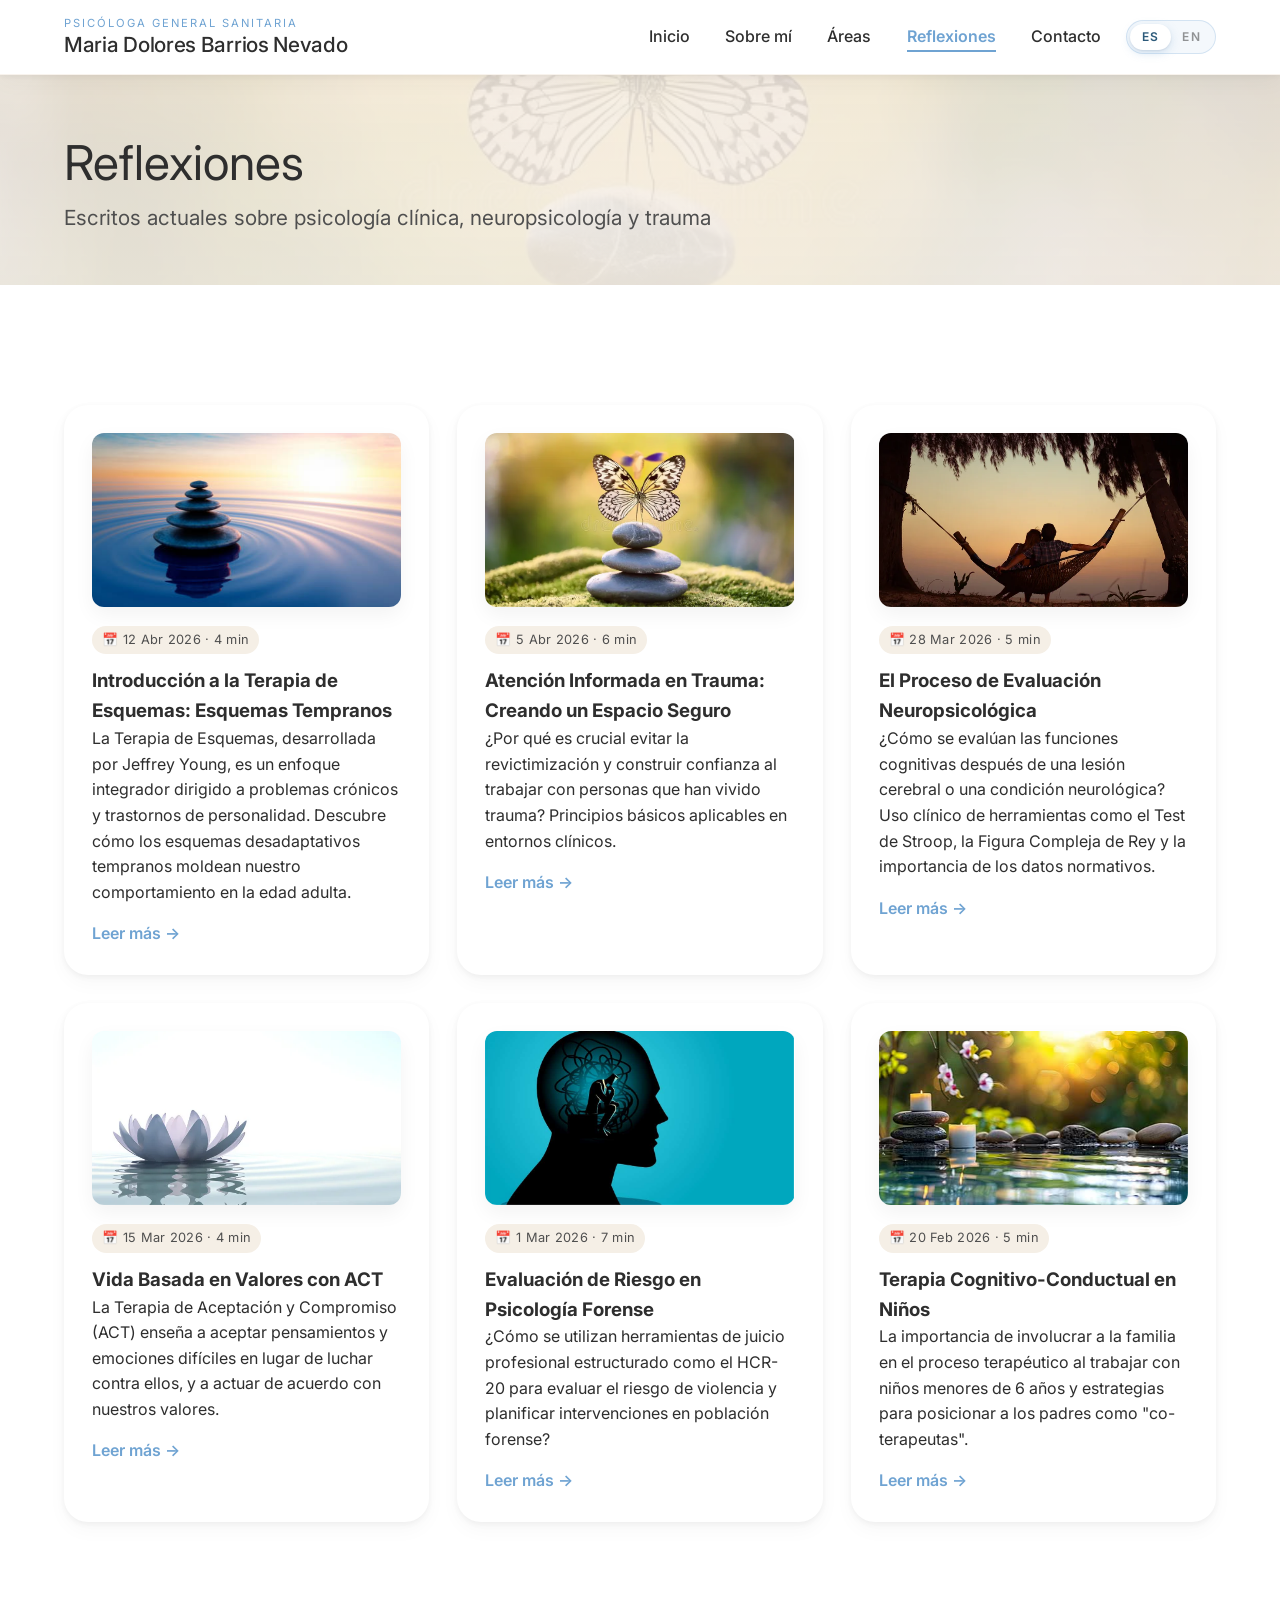
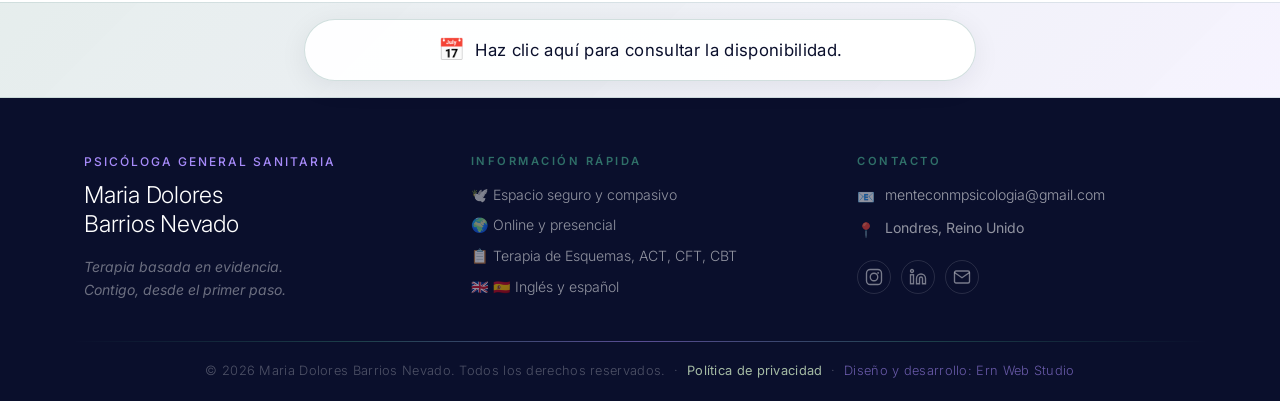
<file: blog.html>
﻿<!DOCTYPE html>
<html lang="es">
<head>
  <meta charset="UTF-8">
  <meta name="viewport" content="width=device-width, initial-scale=1.0">
  <script src="js/lang-boot.js"></script>
  <title>Reflexiones · Maria Dolores Barrios Nevado</title>
  <meta name="description" content="Artículos actuales sobre psicología clínica, neuropsicología, trauma, terapia de esquemas y ACT. Blog de Maria Dolores Barrios Nevado, psicóloga clínica.">
  <meta name="robots" content="index,follow">
  <link rel="canonical" href="https://menteconmpsicologia.com/blog.html">
  <link rel="alternate" hreflang="es" href="https://menteconmpsicologia.com/blog.html">
  <link rel="alternate" hreflang="en" href="https://menteconmpsicologia.com/en/blog.html">
  <link rel="alternate" hreflang="x-default" href="https://menteconmpsicologia.com/blog.html">
  <meta property="og:type" content="website">
  <meta property="og:url" content="https://menteconmpsicologia.com/blog.html">
  <meta property="og:title" content="Reflexiones · Maria Dolores Barrios Nevado">
  <meta property="og:description" content="Artículos actuales sobre psicología clínica, neuropsicología, trauma, terapia de esquemas y ACT. Blog de Maria Dolores Barrios Nevado, psicóloga clínica.">
  <meta property="og:locale" content="es_ES">
  <meta property="og:locale:alternate" content="en_GB">
  <meta property="og:image" content="https://menteconmpsicologia.com/images/anasayfa/Mar1.png">
  <meta name="twitter:card" content="summary_large_image">
  <meta name="twitter:title" content="Reflexiones · Maria Dolores Barrios Nevado">
  <meta name="twitter:description" content="Artículos actuales sobre psicología clínica, neuropsicología, trauma, terapia de esquemas y ACT. Blog de Maria Dolores Barrios Nevado, psicóloga clínica.">
  <meta name="twitter:image" content="https://menteconmpsicologia.com/images/anasayfa/Mar1.png">
  <link rel="preconnect" href="https://fonts.googleapis.com">
  <link rel="preconnect" href="https://fonts.gstatic.com" crossorigin>
  <link href="https://fonts.googleapis.com/css2?family=Inter:opsz,wght@14..32,300;14..32,400;14..32,500;14..32,600&family=Poppins:wght@300;400;500;600&display=swap" rel="stylesheet">
  <link rel="stylesheet" href="css/style.css">
</head>
<body>
  <header class="site-header">
    <div class="container header-container">
      <div class="logo logo-signature">
        <a href="index.html">
          <span class="logo-subtitle">Psicóloga General Sanitaria</span>
          <span class="logo-name">Maria Dolores Barrios Nevado</span>
        </a>
      </div>
      <nav class="main-nav" id="mainNav" aria-label="Navegación principal">
        <ul class="nav-list">
          <li><a href="index.html">Inicio</a></li>
          <li><a href="hakkimda.html">Sobre mí</a></li>
          <li><a href="calisma-alanlari.html">Áreas</a></li>
          <li><a href="blog.html" class="active" aria-current="page">Reflexiones</a></li>
          <li><a href="iletisim.html">Contacto</a></li>
        </ul>
        <div class="lang-switch" role="group" aria-label="Idioma" data-active="es">
          <a href="blog.html" class="lang-switch__link is-active" lang="es" hreflang="es" aria-label="Español" aria-current="true" data-lang-switch="es"><span>ES</span></a>
          <a href="en/blog.html" class="lang-switch__link" lang="en" hreflang="en" aria-label="English" data-lang-switch="en"><span>EN</span></a>
        </div>
      </nav>
      <button class="mobile-menu-toggle" id="menuToggle" type="button" aria-label="Abrir o cerrar menú principal" aria-controls="mainNav" aria-expanded="false">
        <span></span><span></span><span></span>
      </button>
    </div>
  </header>

  <main id="main-content">
    <!-- Encabezado de página -->
    <section class="page-header page-header-image section-padding-sm" style="background-image: linear-gradient(rgba(245, 239, 230, 0.88), rgba(245, 239, 230, 0.92)), url('images/blog/1.jpg'); background-size: cover; background-position: center;">
      <div class="container">
        <h1 class="page-title">Reflexiones</h1>
        <p class="page-sub">Escritos actuales sobre psicología clínica, neuropsicología y trauma</p>
      </div>
    </section>

    <!-- Listado de artículos del blog -->
    <section class="blog-listing section-padding">
      <div class="container">
        <div class="card-grid">
          
          <!-- Blog Kartı 1: Terapia de Esquemas -->
          <article class="blog-post-card soft-card fade-in">
            <!-- Görsel Sarmalayıcı - 16:9 oran, hover efekti içerir -->
            <div class="blog-img-wrapper">
              <img src="images/blog/relax2.jpg" alt="Terapia de Esquemas: Esquemas Tempranos" class="blog-thumb">
            </div>
            <div class="blog-meta"><span>📅 12 Abr 2026 · 4 min</span></div>
            <h3>Introducción a la Terapia de Esquemas: Esquemas Tempranos</h3>
            <p>La Terapia de Esquemas, desarrollada por Jeffrey Young, es un enfoque integrador dirigido a problemas crónicos y trastornos de personalidad. Descubre cómo los esquemas desadaptativos tempranos moldean nuestro comportamiento en la edad adulta.</p>
            <a href="#" class="read-more">Leer más →</a>
          </article>

          <!-- Blog Kartı 2: Atención Informada en Trauma -->
          <article class="blog-post-card soft-card fade-in">
            <div class="blog-img-wrapper">
              <img src="images/blog/blog2.jpg" alt="Atención Informada en Trauma: Espacio Seguro" class="blog-thumb">
            </div>
            <div class="blog-meta"><span>📅 5 Abr 2026 · 6 min</span></div>
            <h3>Atención Informada en Trauma: Creando un Espacio Seguro</h3>
            <p>¿Por qué es crucial evitar la revictimización y construir confianza al trabajar con personas que han vivido trauma? Principios básicos aplicables en entornos clínicos.</p>
            <a href="#" class="read-more">Leer más →</a>
          </article>

          <!-- Blog Kartı 3: Evaluación Neuropsicológica -->
          <article class="blog-post-card soft-card fade-in">
            <div class="blog-img-wrapper">
              <img src="images/blog/blog3.jpg" alt="Evaluación Neuropsicológica" class="blog-thumb">
            </div>
            <div class="blog-meta"><span>📅 28 Mar 2026 · 5 min</span></div>
            <h3>El Proceso de Evaluación Neuropsicológica</h3>
            <p>¿Cómo se evalúan las funciones cognitivas después de una lesión cerebral o una condición neurológica? Uso clínico de herramientas como el Test de Stroop, la Figura Compleja de Rey y la importancia de los datos normativos.</p>
            <a href="#" class="read-more">Leer más →</a>
          </article>

          <!-- Blog Kartı 4: ACT - Vida Basada en Valores -->
          <article class="blog-post-card soft-card fade-in">
            <div class="blog-img-wrapper">
              <img src="images/blog/blog4.jpg" alt="Vida Basada en Valores con ACT" class="blog-thumb">
            </div>
            <div class="blog-meta"><span>📅 15 Mar 2026 · 4 min</span></div>
            <h3>Vida Basada en Valores con ACT</h3>
            <p>La Terapia de Aceptación y Compromiso (ACT) enseña a aceptar pensamientos y emociones difíciles en lugar de luchar contra ellos, y a actuar de acuerdo con nuestros valores.</p>
            <a href="#" class="read-more">Leer más →</a>
          </article>

          <!-- Blog Kartı 5: Psicología Forense -->
          <article class="blog-post-card soft-card fade-in">
            <div class="blog-img-wrapper">
              <img src="images/blog/blog5.jpg" alt="Evaluación de Riesgo en Psicología Forense" class="blog-thumb">
            </div>
            <div class="blog-meta"><span>📅 1 Mar 2026 · 7 min</span></div>
            <h3>Evaluación de Riesgo en Psicología Forense</h3>
            <p>¿Cómo se utilizan herramientas de juicio profesional estructurado como el HCR-20 para evaluar el riesgo de violencia y planificar intervenciones en población forense?</p>
            <a href="#" class="read-more">Leer más →</a>
          </article>

          <!-- Blog Kartı 6: Terapia Cognitivo-Conductual en Niños -->
          <article class="blog-post-card soft-card fade-in">
            <div class="blog-img-wrapper">
              <img src="images/blog/blog6.jpg" alt="Terapia Cognitivo-Conductual en Niños" class="blog-thumb">
            </div>
            <div class="blog-meta"><span>📅 20 Feb 2026 · 5 min</span></div>
            <h3>Terapia Cognitivo-Conductual en Niños</h3>
            <p>La importancia de involucrar a la familia en el proceso terapéutico al trabajar con niños menores de 6 años y estrategias para posicionar a los padres como "co-terapeutas".</p>
            <a href="#" class="read-more">Leer más →</a>
          </article>
        </div>
      </div>
    </section>
  </main>

  <!-- Scheduling CTA (opens calendar modal — js/schedule-calendar.js) -->
  <section class="sched-cta" aria-label="Consultar disponibilidad para cita">
    <div class="sched-cta__inner container">
      <div class="sched-cta__slot" id="reserva">
        <button type="button" class="sched-cta__link sched-cta__trigger" aria-haspopup="dialog" aria-expanded="false" aria-controls="sched-calendar-dialog"><span class="sched-cta__icon" aria-hidden="true">📅</span><span class="sched-cta__label">Haz clic aquí para consultar la disponibilidad.</span></button>
      </div>
    </div>
  </section>

  <!-- FOOTER - Koyu Mavi Tema, 3 Kolonlu, Profesyonel Hizalama -->
<footer class="site-footer-elegant">

  <div class="sfe-top">
    <div class="sfe-container">

      <!-- Col 1: Brand -->
      <div class="sfe-brand">
        <p class="sfe-brand-role">Psicóloga General Sanitaria</p>
        <p class="sfe-brand-name">Maria Dolores<br>Barrios Nevado</p>
        <p class="sfe-brand-tagline">Terapia basada en evidencia.<br>Contigo, desde el primer paso.</p>
      </div>

      <!-- Col 2: Información Rápida -->
      <div class="sfe-col">
        <p class="sfe-col-title">Información Rápida</p>
        <ul class="sfe-links sfe-links--info">
          <li>🕊️ Espacio seguro y compasivo</li>
          <li>🌍 Online y presencial</li>
          <li>📋 Terapia de Esquemas, ACT, CFT, CBT</li>
          <li>🇬🇧 🇪🇸 Inglés y español</li>
        </ul>
      </div>

      <!-- Col 3: Contacto -->
      <div class="sfe-col">
        <p class="sfe-col-title">Contacto</p>
        <ul class="sfe-links sfe-links--contact">
          <li>
            <span class="sfe-contact-icon">📧</span>
            <a href="mailto:menteconmpsicologia@gmail.com">menteconmpsicologia@gmail.com</a>
          </li>
          <li>
            <span class="sfe-contact-icon">📍</span>
            <span>Londres, Reino Unido</span>
          </li>
        </ul>

        <!-- Social icons -->
        <div class="sfe-social">
          <a href="https://instagram.com/menteconmpsicologia" class="sfe-social-link" aria-label="Instagram" target="_blank" rel="noopener">
            <svg width="18" height="18" viewBox="0 0 24 24" fill="none" stroke="currentColor" stroke-width="1.8">
              <rect x="2" y="2" width="20" height="20" rx="5" ry="5"/>
              <circle cx="12" cy="12" r="5"/>
              <circle cx="17.5" cy="6.5" r="1.2" fill="currentColor" stroke="none"/>
            </svg>
          </a>
          <a href="https://linkedin.com/in/menteconmpsicologia" class="sfe-social-link" aria-label="LinkedIn" target="_blank" rel="noopener">
            <svg width="18" height="18" viewBox="0 0 24 24" fill="none" stroke="currentColor" stroke-width="1.8">
              <path d="M16 8a6 6 0 0 1 6 6v7h-4v-7a2 2 0 0 0-2-2 2 2 0 0 0-2 2v7h-4v-7a6 6 0 0 1 6-6z"/>
              <rect x="2" y="9" width="4" height="12"/>
              <circle cx="4" cy="4" r="2"/>
            </svg>
          </a>
          <a href="mailto:menteconmpsicologia@gmail.com" class="sfe-social-link" aria-label="Email" >
            <svg width="18" height="18" viewBox="0 0 24 24" fill="none" stroke="currentColor" stroke-width="1.8">
              <path d="M4 4h16c1.1 0 2 .9 2 2v12c0 1.1-.9 2-2 2H4c-1.1 0-2-.9-2-2V6c0-1.1.9-2 2-2z"/>
              <polyline points="22,6 12,13 2,6"/>
            </svg>
          </a>
        </div>
      </div>

    </div>
  </div>

  <!-- Divider -->
  <div class="sfe-divider-wrap">
    <div class="sfe-divider"></div>
  </div>

  <!-- Subfooter -->
  <div class="sfe-bottom">
    <div class="sfe-container sfe-bottom-inner">
      <p class="sfe-copy">
        © 2026 Maria Dolores Barrios Nevado. Todos los derechos reservados.
        &nbsp;·&nbsp;
        <a href="privacy-policy.html" class="sfe-privacy-link">Política de privacidad</a>
        &nbsp;·&nbsp;
        <a href="https://www.ernwebstudio.com/" class="sfe-dev-link" target="_blank" rel="noopener noreferrer">
          Diseño y desarrollo: Ern Web Studio
        </a>
      </p>
    </div>
  </div>

</footer>
  <script src="js/i18n.js" defer></script>
  <script src="js/site-config.js" defer></script>
  <script src="js/script.js" defer></script>
  <script src="js/schedule-calendar.js" defer></script>
</body>
</html>
</file>
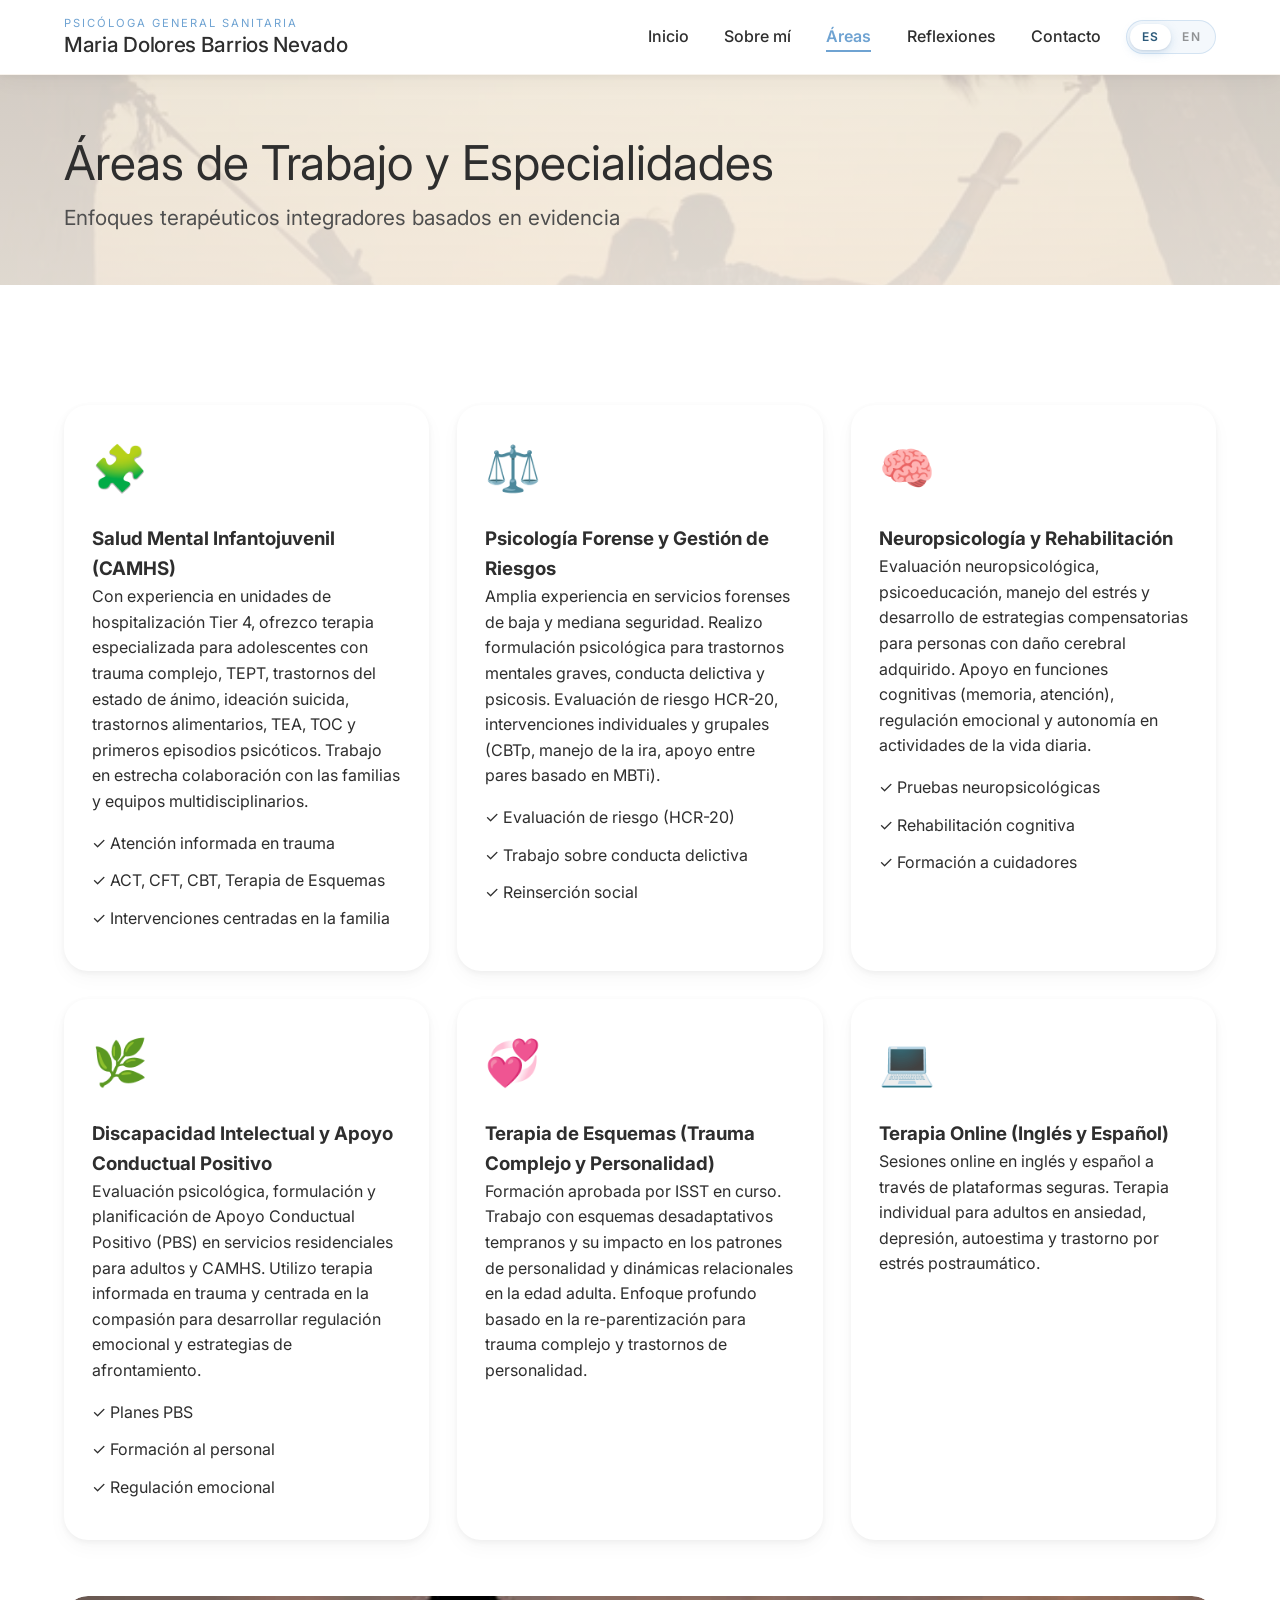
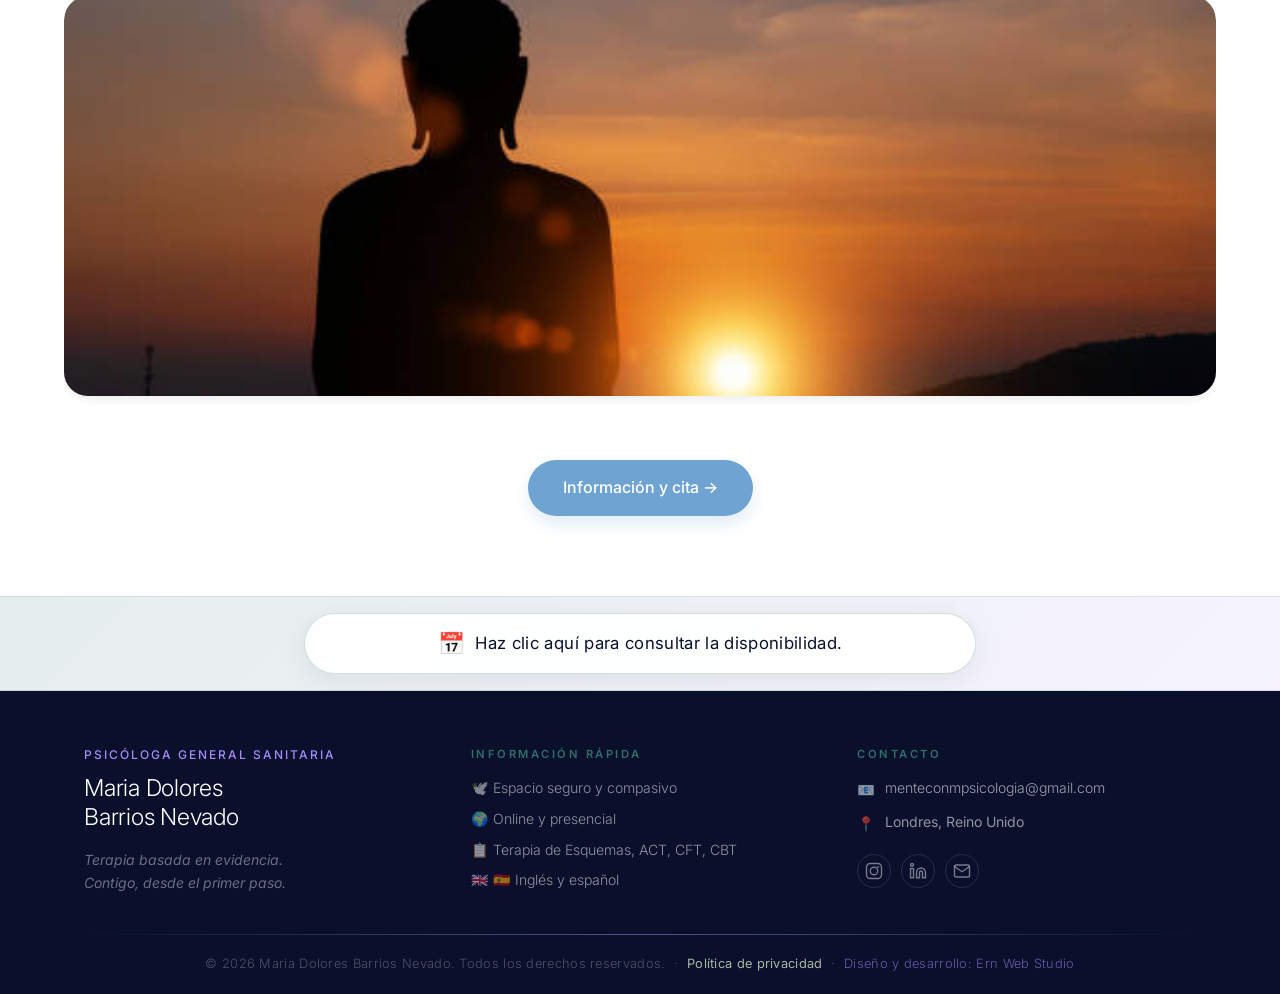
<file: calisma-alanlari.html>
﻿<!DOCTYPE html>
<html lang="es">
<head>
  <meta charset="UTF-8">
  <meta name="viewport" content="width=device-width, initial-scale=1.0">
  <script src="js/lang-boot.js"></script>
  <title>Áreas de Trabajo · Maria Dolores Barrios Nevado | Psicóloga Clínica</title>
  <meta name="description" content="Áreas de especialización de Maria Dolores Barrios Nevado, psicóloga clínica: salud mental infanto-juvenil, psicología forense, neuropsicología, terapia de esquemas, terapia online y más.">
  <meta name="robots" content="index,follow">
  <link rel="canonical" href="https://menteconmpsicologia.com/calisma-alanlari.html">
  <link rel="alternate" hreflang="es" href="https://menteconmpsicologia.com/calisma-alanlari.html">
  <link rel="alternate" hreflang="en" href="https://menteconmpsicologia.com/en/calisma-alanlari.html">
  <link rel="alternate" hreflang="x-default" href="https://menteconmpsicologia.com/calisma-alanlari.html">
  <meta property="og:type" content="website">
  <meta property="og:url" content="https://menteconmpsicologia.com/calisma-alanlari.html">
  <meta property="og:title" content="Áreas de Trabajo · Maria Dolores Barrios Nevado | Psicóloga Clínica">
  <meta property="og:description" content="Áreas de especialización de Maria Dolores Barrios Nevado, psicóloga clínica: salud mental infanto-juvenil, psicología forense, neuropsicología, terapia de esquemas, terapia online y más.">
  <meta property="og:locale" content="es_ES">
  <meta property="og:locale:alternate" content="en_GB">
  <meta property="og:image" content="https://menteconmpsicologia.com/images/anasayfa/Mar1.png">
  <meta name="twitter:card" content="summary_large_image">
  <meta name="twitter:title" content="Áreas de Trabajo · Maria Dolores Barrios Nevado | Psicóloga Clínica">
  <meta name="twitter:description" content="Áreas de especialización de Maria Dolores Barrios Nevado, psicóloga clínica: salud mental infanto-juvenil, psicología forense, neuropsicología, terapia de esquemas, terapia online y más.">
  <meta name="twitter:image" content="https://menteconmpsicologia.com/images/anasayfa/Mar1.png">
  <link rel="preconnect" href="https://fonts.googleapis.com">
  <link rel="preconnect" href="https://fonts.gstatic.com" crossorigin>
  <link href="https://fonts.googleapis.com/css2?family=Inter:opsz,wght@14..32,300;14..32,400;14..32,500;14..32,600&family=Poppins:wght@300;400;500;600&display=swap" rel="stylesheet">
  <link rel="stylesheet" href="css/style.css">
</head>
<body>
  <header class="site-header">
    <div class="container header-container">
      <div class="logo logo-signature">
        <a href="index.html">
          <span class="logo-subtitle">Psicóloga General Sanitaria</span>
          <span class="logo-name">Maria Dolores Barrios Nevado</span>
        </a>
      </div>
      <nav class="main-nav" id="mainNav" aria-label="Navegación principal">
        <ul class="nav-list">
          <li><a href="index.html">Inicio</a></li>
          <li><a href="hakkimda.html">Sobre mí</a></li>
          <li><a href="calisma-alanlari.html" class="active" aria-current="page">Áreas</a></li>
          <li><a href="blog.html">Reflexiones</a></li>
          <li><a href="iletisim.html">Contacto</a></li>
        </ul>
        <div class="lang-switch" role="group" aria-label="Idioma" data-active="es">
          <a href="calisma-alanlari.html" class="lang-switch__link is-active" lang="es" hreflang="es" aria-label="Español" aria-current="true" data-lang-switch="es"><span>ES</span></a>
          <a href="en/calisma-alanlari.html" class="lang-switch__link" lang="en" hreflang="en" aria-label="English" data-lang-switch="en"><span>EN</span></a>
        </div>
      </nav>
      <button class="mobile-menu-toggle" id="menuToggle" type="button" aria-label="Abrir o cerrar menú principal" aria-controls="mainNav" aria-expanded="false">
        <span></span><span></span><span></span>
      </button>
    </div>
  </header>

  <main id="main-content">
    <!-- Encabezado de página -->
    <section class="page-header page-header-image section-padding-sm" style="background-image: linear-gradient(rgba(245, 239, 230, 0.85), rgba(245, 239, 230, 0.9)), url('images/calisma-alanlari/4.jpg'); background-size: cover; background-position: center;">
      <div class="container">
        <h1 class="page-title">Áreas de Trabajo y Especialidades</h1>
        <p class="page-sub">Enfoques terapéuticos integradores basados en evidencia</p>
      </div>
    </section>

    <!-- Listado de áreas de especialización -->
    <section class="services-detail section-padding">
      <div class="container">
        <div class="card-grid">
          <!-- 1. Salud Mental Infantojuvenil (CAMHS) -->
          <article class="service-detail-card soft-card fade-in">
            <div class="service-icon-large">🧩</div>
            <h3>Salud Mental Infantojuvenil (CAMHS)</h3>
            <p>Con experiencia en unidades de hospitalización Tier 4, ofrezco terapia especializada para adolescentes con trauma complejo, TEPT, trastornos del estado de ánimo, ideación suicida, trastornos alimentarios, TEA, TOC y primeros episodios psicóticos. Trabajo en estrecha colaboración con las familias y equipos multidisciplinarios.</p>
            <ul class="clean-list mt-1">
              <li>✓ Atención informada en trauma</li>
              <li>✓ ACT, CFT, CBT, Terapia de Esquemas</li>
              <li>✓ Intervenciones centradas en la familia</li>
            </ul>
          </article>

          <!-- 2. Psicología Forense y Gestión de Riesgos -->
          <article class="service-detail-card soft-card fade-in">
            <div class="service-icon-large">⚖️</div>
            <h3>Psicología Forense y Gestión de Riesgos</h3>
            <p>Amplia experiencia en servicios forenses de baja y mediana seguridad. Realizo formulación psicológica para trastornos mentales graves, conducta delictiva y psicosis. Evaluación de riesgo HCR-20, intervenciones individuales y grupales (CBTp, manejo de la ira, apoyo entre pares basado en MBTi).</p>
            <ul class="clean-list mt-1">
              <li>✓ Evaluación de riesgo (HCR-20)</li>
              <li>✓ Trabajo sobre conducta delictiva</li>
              <li>✓ Reinserción social</li>
            </ul>
          </article>

          <!-- 3. Neuropsicología y Rehabilitación -->
          <article class="service-detail-card soft-card fade-in">
            <div class="service-icon-large">🧠</div>
            <h3>Neuropsicología y Rehabilitación</h3>
            <p>Evaluación neuropsicológica, psicoeducación, manejo del estrés y desarrollo de estrategias compensatorias para personas con daño cerebral adquirido. Apoyo en funciones cognitivas (memoria, atención), regulación emocional y autonomía en actividades de la vida diaria.</p>
            <ul class="clean-list mt-1">
              <li>✓ Pruebas neuropsicológicas</li>
              <li>✓ Rehabilitación cognitiva</li>
              <li>✓ Formación a cuidadores</li>
            </ul>
          </article>

          <!-- 4. Discapacidad Intelectual y Apoyo Conductual Positivo -->
          <article class="service-detail-card soft-card fade-in">
            <div class="service-icon-large">🌿</div>
            <h3>Discapacidad Intelectual y Apoyo Conductual Positivo</h3>
            <p>Evaluación psicológica, formulación y planificación de Apoyo Conductual Positivo (PBS) en servicios residenciales para adultos y CAMHS. Utilizo terapia informada en trauma y centrada en la compasión para desarrollar regulación emocional y estrategias de afrontamiento.</p>
            <ul class="clean-list mt-1">
              <li>✓ Planes PBS</li>
              <li>✓ Formación al personal</li>
              <li>✓ Regulación emocional</li>
            </ul>
          </article>

          <!-- 5. Terapia de Esquemas (Trauma Complejo y Personalidad) -->
          <article class="service-detail-card soft-card fade-in">
            <div class="service-icon-large">💞</div>
            <h3>Terapia de Esquemas (Trauma Complejo y Personalidad)</h3>
            <p>Formación aprobada por ISST en curso. Trabajo con esquemas desadaptativos tempranos y su impacto en los patrones de personalidad y dinámicas relacionales en la edad adulta. Enfoque profundo basado en la re-parentización para trauma complejo y trastornos de personalidad.</p>
          </article>

          <!-- 6. Terapia Online (Inglés y Español) -->
          <article class="service-detail-card soft-card fade-in">
            <div class="service-icon-large">💻</div>
            <h3>Terapia Online (Inglés y Español)</h3>
            <p>Sesiones online en inglés y español a través de plataformas seguras. Terapia individual para adultos en ansiedad, depresión, autoestima y trastorno por estrés postraumático.</p>
          </article>
        </div>

        <!-- Imagen adicional -->
        <div class="content-image mt-3 fade-in">
          <img src="images/calisma-alanlari/relax3.jpg" alt="Entorno terapéutico tranquilo" class="full-width-img soft-card" style="padding: 0; overflow: hidden;">
        </div>

        <!-- Botón de contacto -->
        <div class="text-center mt-3">
          <a href="iletisim.html" class="btn btn-primary">Información y cita →</a>
        </div>
      </div>
    </section>
  </main>

  <!-- Scheduling CTA (opens calendar modal — js/schedule-calendar.js) -->
  <section class="sched-cta" aria-label="Consultar disponibilidad para cita">
    <div class="sched-cta__inner container">
      <div class="sched-cta__slot" id="reserva">
        <button type="button" class="sched-cta__link sched-cta__trigger" aria-haspopup="dialog" aria-expanded="false" aria-controls="sched-calendar-dialog"><span class="sched-cta__icon" aria-hidden="true">📅</span><span class="sched-cta__label">Haz clic aquí para consultar la disponibilidad.</span></button>
      </div>
    </div>
  </section>

 
      <!-- FOOTER - Koyu Mavi Tema, 3 Kolonlu, Profesyonel Hizalama -->
<footer class="site-footer-elegant">

  <div class="sfe-top">
    <div class="sfe-container">

      <!-- Col 1: Brand -->
      <div class="sfe-brand">
        <p class="sfe-brand-role">Psicóloga General Sanitaria</p>
        <p class="sfe-brand-name">Maria Dolores<br>Barrios Nevado</p>
        <p class="sfe-brand-tagline">Terapia basada en evidencia.<br>Contigo, desde el primer paso.</p>
      </div>

      <!-- Col 2: Información Rápida -->
      <div class="sfe-col">
        <p class="sfe-col-title">Información Rápida</p>
        <ul class="sfe-links sfe-links--info">
          <li>🕊️ Espacio seguro y compasivo</li>
          <li>🌍 Online y presencial</li>
          <li>📋 Terapia de Esquemas, ACT, CFT, CBT</li>
          <li>🇬🇧 🇪🇸 Inglés y español</li>
        </ul>
      </div>

      <!-- Col 3: Contacto -->
      <div class="sfe-col">
        <p class="sfe-col-title">Contacto</p>
        <ul class="sfe-links sfe-links--contact">
          <li>
            <span class="sfe-contact-icon">📧</span>
            <a href="mailto:menteconmpsicologia@gmail.com">menteconmpsicologia@gmail.com</a>
          </li>
          <li>
            <span class="sfe-contact-icon">📍</span>
            <span>Londres, Reino Unido</span>
          </li>
        </ul>

        <!-- Social icons -->
        <div class="sfe-social">
          <a href="https://instagram.com/menteconmpsicologia" class="sfe-social-link" aria-label="Instagram" target="_blank" rel="noopener">
            <svg width="18" height="18" viewBox="0 0 24 24" fill="none" stroke="currentColor" stroke-width="1.8">
              <rect x="2" y="2" width="20" height="20" rx="5" ry="5"/>
              <circle cx="12" cy="12" r="5"/>
              <circle cx="17.5" cy="6.5" r="1.2" fill="currentColor" stroke="none"/>
            </svg>
          </a>
          <a href="https://linkedin.com/in/menteconmpsicologia" class="sfe-social-link" aria-label="LinkedIn" target="_blank" rel="noopener">
            <svg width="18" height="18" viewBox="0 0 24 24" fill="none" stroke="currentColor" stroke-width="1.8">
              <path d="M16 8a6 6 0 0 1 6 6v7h-4v-7a2 2 0 0 0-2-2 2 2 0 0 0-2 2v7h-4v-7a6 6 0 0 1 6-6z"/>
              <rect x="2" y="9" width="4" height="12"/>
              <circle cx="4" cy="4" r="2"/>
            </svg>
          </a>
          <a href="mailto:menteconmpsicologia@gmail.com" class="sfe-social-link" aria-label="Email" >
            <svg width="18" height="18" viewBox="0 0 24 24" fill="none" stroke="currentColor" stroke-width="1.8">
              <path d="M4 4h16c1.1 0 2 .9 2 2v12c0 1.1-.9 2-2 2H4c-1.1 0-2-.9-2-2V6c0-1.1.9-2 2-2z"/>
              <polyline points="22,6 12,13 2,6"/>
            </svg>
          </a>
        </div>
      </div>

    </div>
  </div>

  <!-- Divider -->
  <div class="sfe-divider-wrap">
    <div class="sfe-divider"></div>
  </div>

  <!-- Subfooter -->
  <div class="sfe-bottom">
    <div class="sfe-container sfe-bottom-inner">
      <p class="sfe-copy">
        © 2026 Maria Dolores Barrios Nevado. Todos los derechos reservados.
        &nbsp;·&nbsp;
        <a href="privacy-policy.html" class="sfe-privacy-link">Política de privacidad</a>
        &nbsp;·&nbsp;
        <a href="https://www.ernwebstudio.com/" class="sfe-dev-link" target="_blank" rel="noopener noreferrer">
          Diseño y desarrollo: Ern Web Studio
        </a>
      </p>
    </div>
  </div>

</footer>
  <script src="js/i18n.js" defer></script>
  <script src="js/site-config.js" defer></script>
  <script src="js/script.js" defer></script>
  <script src="js/schedule-calendar.js" defer></script>
</body>
</html>
</file>
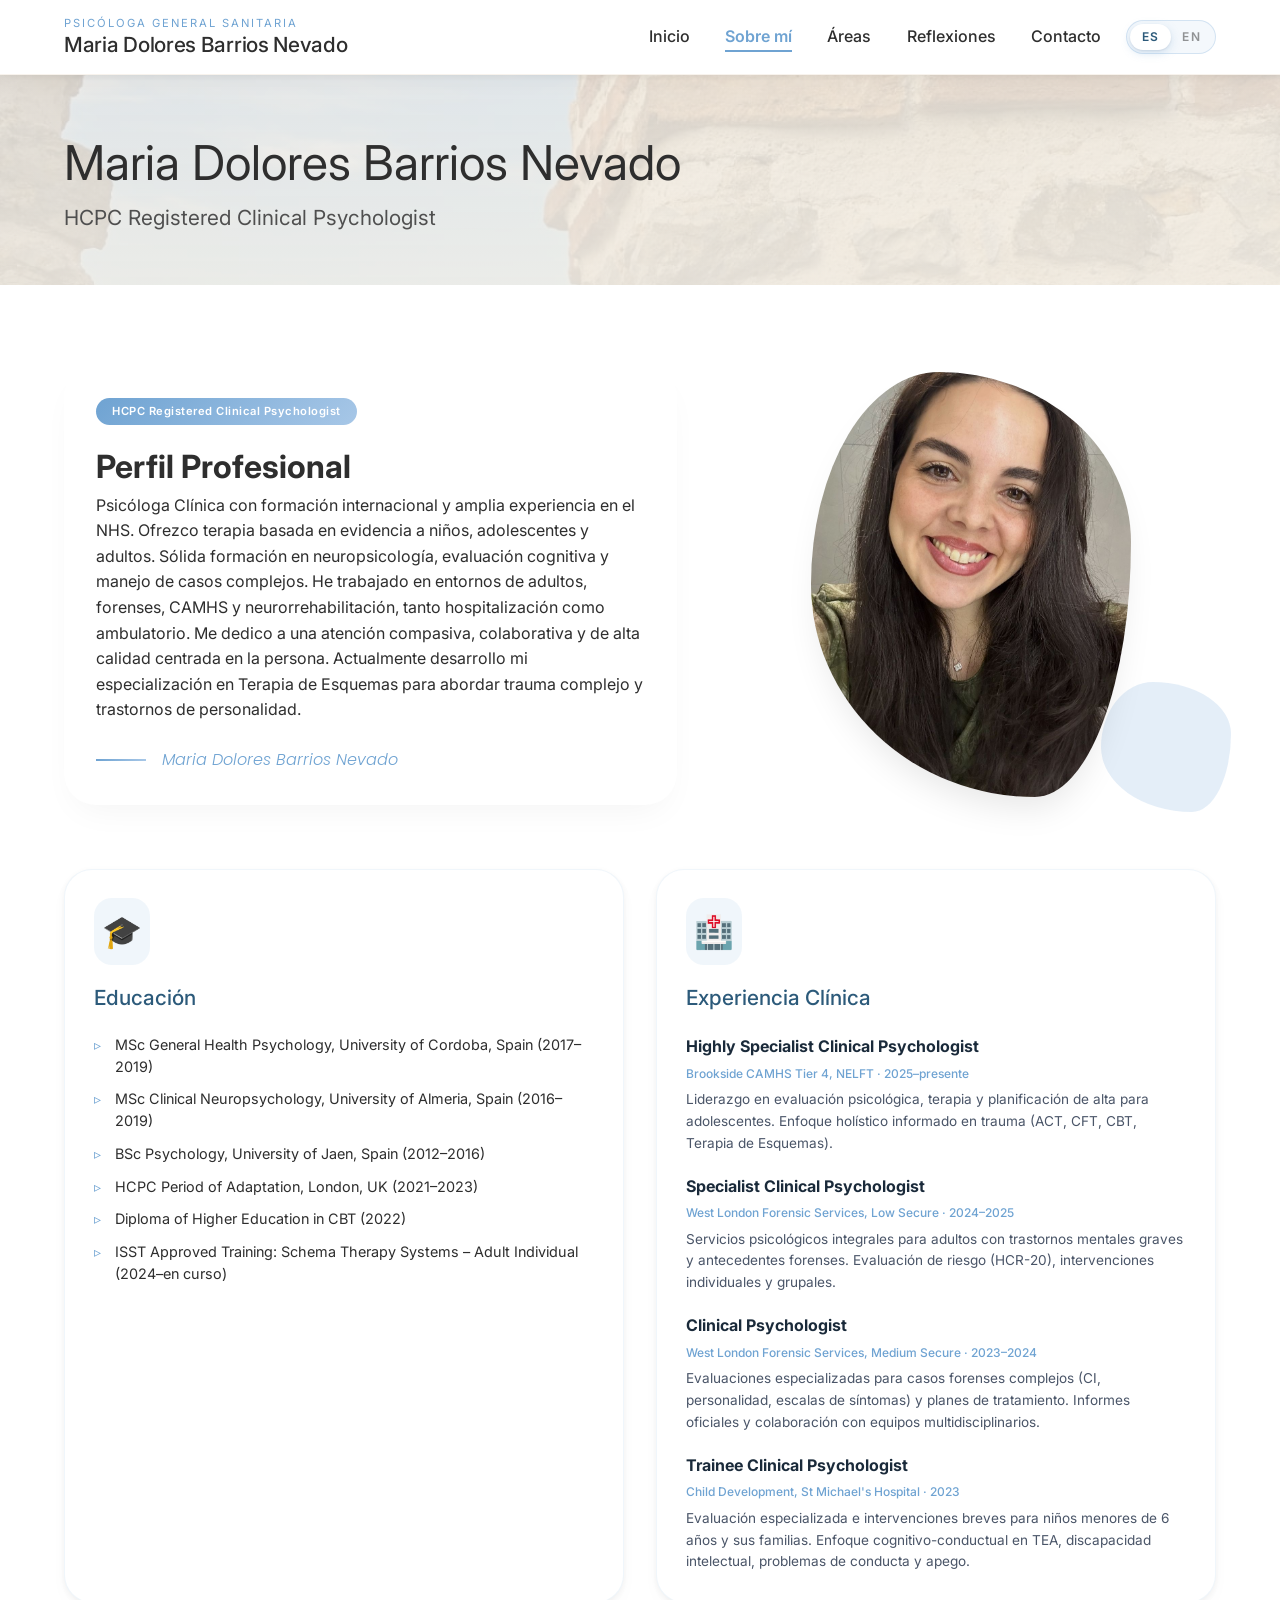
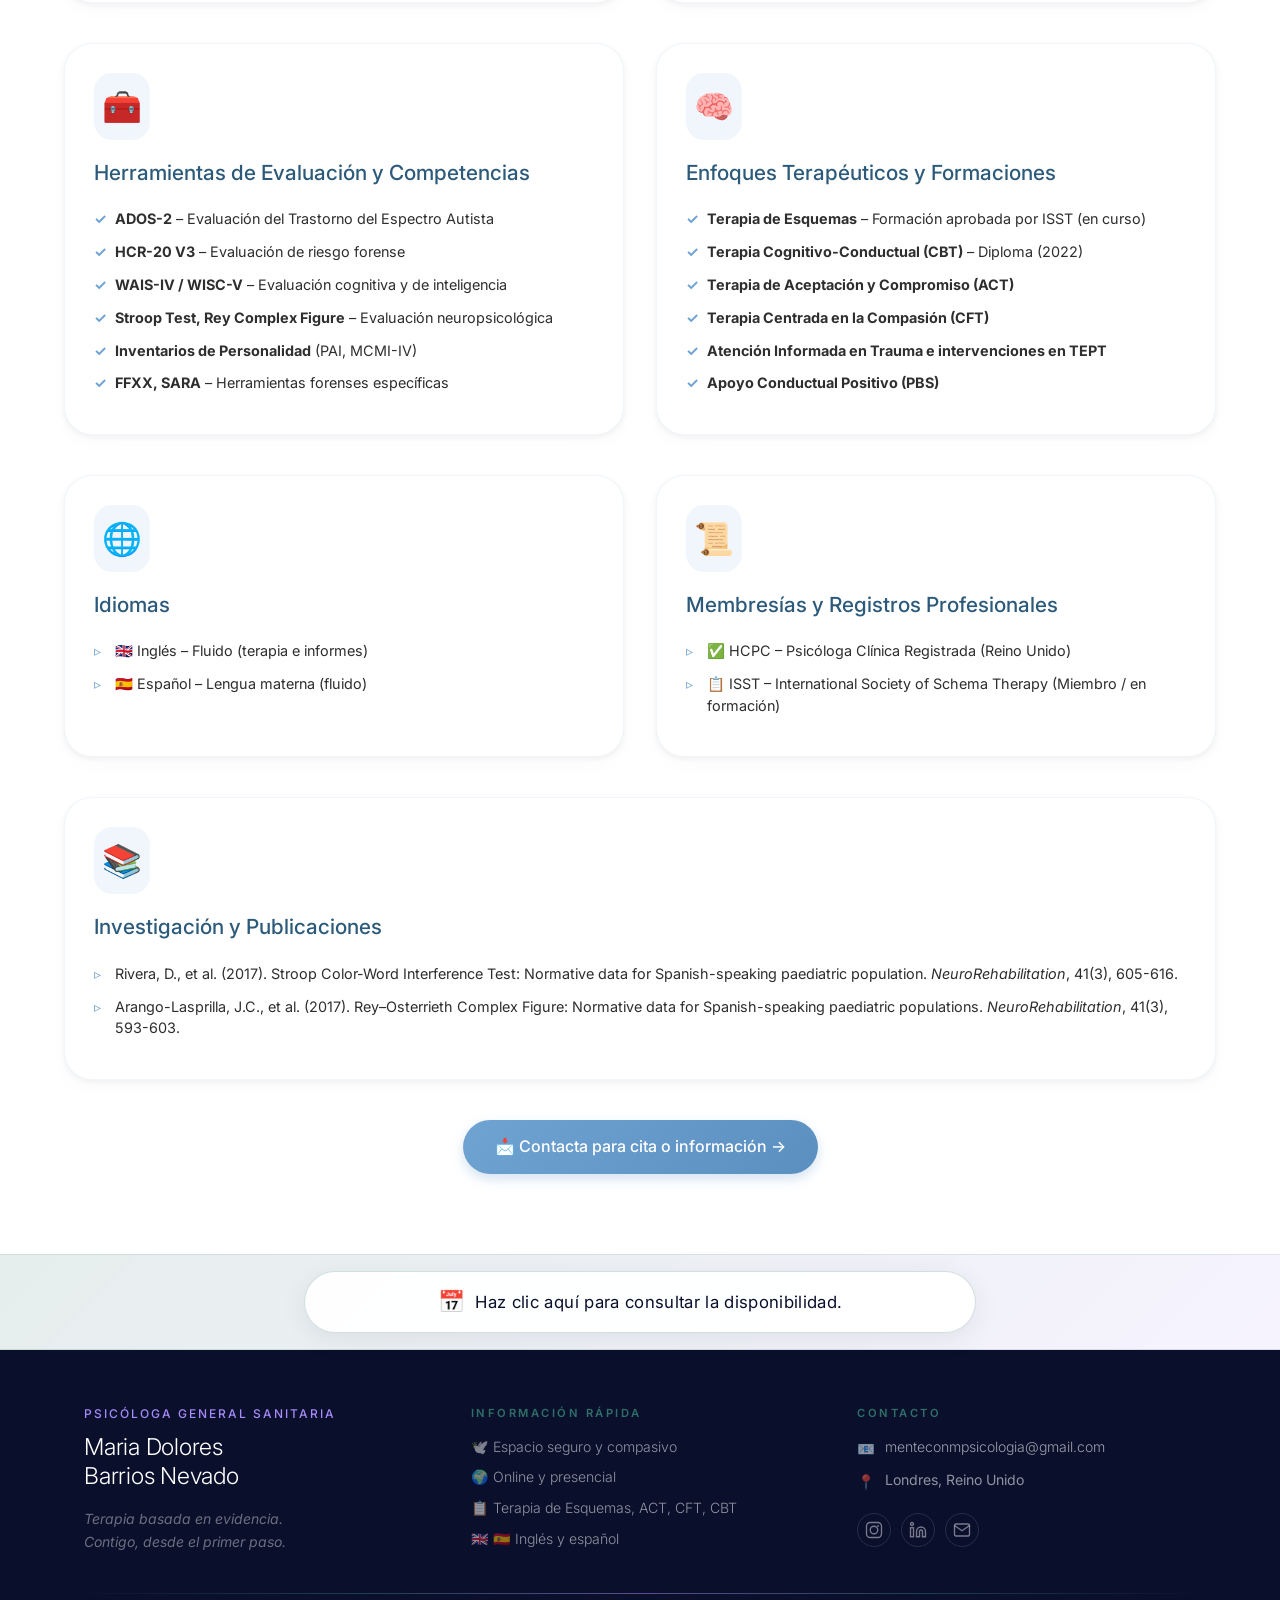
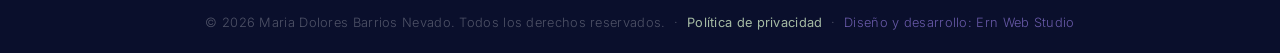
<file: hakkimda.html>
﻿<!DOCTYPE html>
<html lang="es">
<head>
  <meta charset="UTF-8">
  <meta name="viewport" content="width=device-width, initial-scale=1.0">
  <script src="js/lang-boot.js"></script>
  <title>Sobre mí · Maria Dolores Barrios Nevado</title>
  <meta name="description" content="Psicóloga clínica Maria Dolores Barrios Nevado: formación, experiencia clínica, herramientas de evaluación y enfoques terapéuticos.">
  <meta name="robots" content="index,follow">
  <link rel="canonical" href="https://menteconmpsicologia.com/hakkimda.html">
  <link rel="alternate" hreflang="es" href="https://menteconmpsicologia.com/hakkimda.html">
  <link rel="alternate" hreflang="en" href="https://menteconmpsicologia.com/en/hakkimda.html">
  <link rel="alternate" hreflang="x-default" href="https://menteconmpsicologia.com/hakkimda.html">
  <meta property="og:type" content="website">
  <meta property="og:url" content="https://menteconmpsicologia.com/hakkimda.html">
  <meta property="og:title" content="Sobre mí · Maria Dolores Barrios Nevado">
  <meta property="og:description" content="Psicóloga clínica Maria Dolores Barrios Nevado: formación, experiencia clínica, herramientas de evaluación y enfoques terapéuticos.">
  <meta property="og:locale" content="es_ES">
  <meta property="og:locale:alternate" content="en_GB">
  <meta property="og:image" content="https://menteconmpsicologia.com/images/anasayfa/Mar1.png">
  <meta name="twitter:card" content="summary_large_image">
  <meta name="twitter:title" content="Sobre mí · Maria Dolores Barrios Nevado">
  <meta name="twitter:description" content="Psicóloga clínica Maria Dolores Barrios Nevado: formación, experiencia clínica, herramientas de evaluación y enfoques terapéuticos.">
  <meta name="twitter:image" content="https://menteconmpsicologia.com/images/anasayfa/Mar1.png">
  <link rel="preconnect" href="https://fonts.googleapis.com">
  <link rel="preconnect" href="https://fonts.gstatic.com" crossorigin>
  <link href="https://fonts.googleapis.com/css2?family=Inter:opsz,wght@14..32,300;14..32,400;14..32,500;14..32,600&family=Poppins:wght@300;400;500;600&display=swap" rel="stylesheet">
  <link rel="stylesheet" href="css/style.css">
</head>
<body>
  <header class="site-header">
    <div class="container header-container">
      <div class="logo logo-signature">
        <a href="index.html">
          <span class="logo-subtitle">Psicóloga General Sanitaria</span>
          <span class="logo-name">Maria Dolores Barrios Nevado</span>
        </a>
      </div>
      <nav class="main-nav" id="mainNav" aria-label="Navegación principal">
        <ul class="nav-list">
          <li><a href="index.html">Inicio</a></li>
          <li><a href="hakkimda.html" class="active" aria-current="page">Sobre mí</a></li>
          <li><a href="calisma-alanlari.html">Áreas</a></li>
          <li><a href="blog.html">Reflexiones</a></li>
          <li><a href="iletisim.html">Contacto</a></li>
        </ul>
        <div class="lang-switch" role="group" aria-label="Idioma" data-active="es">
          <a href="hakkimda.html" class="lang-switch__link is-active" lang="es" hreflang="es" aria-label="Español" aria-current="true" data-lang-switch="es"><span>ES</span></a>
          <a href="en/hakkimda.html" class="lang-switch__link" lang="en" hreflang="en" aria-label="English" data-lang-switch="en"><span>EN</span></a>
        </div>
      </nav>
      <button class="mobile-menu-toggle" id="menuToggle" type="button" aria-label="Abrir o cerrar menú principal" aria-controls="mainNav" aria-expanded="false">
        <span></span><span></span><span></span>
      </button>
    </div>
  </header>

  <main id="main-content">
    <section class="page-header page-header-image section-padding-sm" style="background-image: linear-gradient(rgba(245, 239, 230, 0.85), rgba(245, 239, 230, 0.9)), url('images/hakkimda/who1.jpg'); background-size: cover; background-position: center 30%;">
      <div class="container">
        <h1 class="page-title">Maria Dolores Barrios Nevado</h1>
        <p class="page-sub">HCPC Registered Clinical Psychologist</p>
      </div>
    </section>

    <section class="about-content section-padding">
      <div class="container">
        <div class="profile-modern-grid fade-in">
          <div class="profile-text-card">
            <div class="profile-badge">HCPC Registered Clinical Psychologist</div>
            <h2>Perfil Profesional</h2>
            <p>Psicóloga Clínica con formación internacional y amplia experiencia en el NHS. Ofrezco terapia basada en evidencia a niños, adolescentes y adultos. Sólida formación en neuropsicología, evaluación cognitiva y manejo de casos complejos. He trabajado en entornos de adultos, forenses, CAMHS y neurorrehabilitación, tanto hospitalización como ambulatorio. Me dedico a una atención compasiva, colaborativa y de alta calidad centrada en la persona. Actualmente desarrollo mi especialización en Terapia de Esquemas para abordar trauma complejo y trastornos de personalidad.</p>
            <div class="signature-modern">
              <span class="signature-line"></span>
              <span class="signature-name">Maria Dolores Barrios Nevado</span>
            </div>
          </div>
          <div class="profile-image-card">
            <div class="img-frame">
              <img src="images/hakkimda/who2.JPG" alt="Maria Dolores Barrios Nevado - Retrato profesional">
            </div>
            <div class="img-accent-bg"></div>
          </div>
        </div>

        <div class="two-columns-grid mt-4">
          <div class="modern-card fade-in">
            <div class="card-header-icon">🎓</div>
            <h3>Educación</h3>
            <ul class="modern-list">
              <li>MSc General Health Psychology, University of Cordoba, Spain (2017–2019)</li>
              <li>MSc Clinical Neuropsychology, University of Almeria, Spain (2016–2019)</li>
              <li>BSc Psychology, University of Jaen, Spain (2012–2016)</li>
              <li>HCPC Period of Adaptation, London, UK (2021–2023)</li>
              <li>Diploma of Higher Education in CBT (2022)</li>
              <li>ISST Approved Training: Schema Therapy Systems – Adult Individual (2024–en curso)</li>
            </ul>
          </div>
          <div class="modern-card fade-in">
            <div class="card-header-icon">🏥</div>
            <h3>Experiencia Clínica</h3>
            <div class="experience-compact">
              <div class="exp-item">
                <strong>Highly Specialist Clinical Psychologist</strong>
                <span class="exp-date">Brookside CAMHS Tier 4, NELFT · 2025–presente</span>
                <p>Liderazgo en evaluación psicológica, terapia y planificación de alta para adolescentes. Enfoque holístico informado en trauma (ACT, CFT, CBT, Terapia de Esquemas).</p>
              </div>
              <div class="exp-item">
                <strong>Specialist Clinical Psychologist</strong>
                <span class="exp-date">West London Forensic Services, Low Secure · 2024–2025</span>
                <p>Servicios psicológicos integrales para adultos con trastornos mentales graves y antecedentes forenses. Evaluación de riesgo (HCR-20), intervenciones individuales y grupales.</p>
              </div>
              <div class="exp-item">
                <strong>Clinical Psychologist</strong>
                <span class="exp-date">West London Forensic Services, Medium Secure · 2023–2024</span>
                <p>Evaluaciones especializadas para casos forenses complejos (CI, personalidad, escalas de síntomas) y planes de tratamiento. Informes oficiales y colaboración con equipos multidisciplinarios.</p>
              </div>
              <div class="exp-item">
                <strong>Trainee Clinical Psychologist</strong>
                <span class="exp-date">Child Development, St Michael's Hospital · 2023</span>
                <p>Evaluación especializada e intervenciones breves para niños menores de 6 años y sus familias. Enfoque cognitivo-conductual en TEA, discapacidad intelectual, problemas de conducta y apego.</p>
              </div>
            </div>
          </div>
        </div>

        <div class="two-columns-grid mt-4">
          <div class="modern-card fade-in">
            <div class="card-header-icon">🧰</div>
            <h3>Herramientas de Evaluación y Competencias</h3>
            <ul class="modern-list check-list">
              <li><strong>ADOS-2</strong> – Evaluación del Trastorno del Espectro Autista</li>
              <li><strong>HCR-20 V3</strong> – Evaluación de riesgo forense</li>
              <li><strong>WAIS-IV / WISC-V</strong> – Evaluación cognitiva y de inteligencia</li>
              <li><strong>Stroop Test, Rey Complex Figure</strong> – Evaluación neuropsicológica</li>
              <li><strong>Inventarios de Personalidad</strong> (PAI, MCMI-IV)</li>
              <li><strong>FFXX, SARA</strong> – Herramientas forenses específicas</li>
            </ul>
          </div>
          <div class="modern-card fade-in">
            <div class="card-header-icon">🧠</div>
            <h3>Enfoques Terapéuticos y Formaciones</h3>
            <ul class="modern-list check-list">
              <li><strong>Terapia de Esquemas</strong> – Formación aprobada por ISST (en curso)</li>
              <li><strong>Terapia Cognitivo-Conductual (CBT)</strong> – Diploma (2022)</li>
              <li><strong>Terapia de Aceptación y Compromiso (ACT)</strong></li>
              <li><strong>Terapia Centrada en la Compasión (CFT)</strong></li>
              <li><strong>Atención Informada en Trauma e intervenciones en TEPT</strong></li>
              <li><strong>Apoyo Conductual Positivo (PBS)</strong></li>
            </ul>
          </div>
        </div>

        <div class="two-columns-grid mt-4">
          <div class="modern-card fade-in">
            <div class="card-header-icon">🌐</div>
            <h3>Idiomas</h3>
            <ul class="modern-list">
              <li>🇬🇧 Inglés – Fluido (terapia e informes)</li>
              <li>🇪🇸 Español – Lengua materna (fluido)</li>
            </ul>
          </div>
          <div class="modern-card fade-in">
            <div class="card-header-icon">📜</div>
            <h3>Membresías y Registros Profesionales</h3>
            <ul class="modern-list">
              <li>✅ HCPC – Psicóloga Clínica Registrada (Reino Unido)</li>
              <li>📋 ISST – International Society of Schema Therapy (Miembro / en formación)</li>
            </ul>
          </div>
        </div>

        <div class="modern-card full-width fade-in mt-4">
          <div class="card-header-icon">📚</div>
          <h3>Investigación y Publicaciones</h3>
          <ul class="modern-list">
            <li>Rivera, D., et al. (2017). Stroop Color-Word Interference Test: Normative data for Spanish-speaking paediatric population. <em>NeuroRehabilitation</em>, 41(3), 605-616.</li>
            <li>Arango-Lasprilla, J.C., et al. (2017). Rey–Osterrieth Complex Figure: Normative data for Spanish-speaking paediatric populations. <em>NeuroRehabilitation</em>, 41(3), 593-603.</li>
          </ul>
        </div>

        <div class="text-center mt-4 fade-in">
          <a href="iletisim.html" class="btn-elegant">📩 Contacta para cita o información →</a>
        </div>
      </div>
    </section>
  </main>

  <!-- Scheduling CTA (opens calendar modal — js/schedule-calendar.js) -->
  <section class="sched-cta" aria-label="Consultar disponibilidad para cita">
    <div class="sched-cta__inner container">
      <div class="sched-cta__slot" id="reserva">
        <button type="button" class="sched-cta__link sched-cta__trigger" aria-haspopup="dialog" aria-expanded="false" aria-controls="sched-calendar-dialog"><span class="sched-cta__icon" aria-hidden="true">📅</span><span class="sched-cta__label">Haz clic aquí para consultar la disponibilidad.</span></button>
      </div>
    </div>
  </section>

  <!-- FOOTER - Koyu Mavi Tema, 3 Kolonlu, Profesyonel Hizalama -->
<footer class="site-footer-elegant">

  <div class="sfe-top">
    <div class="sfe-container">

      <!-- Col 1: Brand -->
      <div class="sfe-brand">
        <p class="sfe-brand-role">Psicóloga General Sanitaria</p>
        <p class="sfe-brand-name">Maria Dolores<br>Barrios Nevado</p>
        <p class="sfe-brand-tagline">Terapia basada en evidencia.<br>Contigo, desde el primer paso.</p>
      </div>

      <!-- Col 2: Información Rápida -->
      <div class="sfe-col">
        <p class="sfe-col-title">Información Rápida</p>
        <ul class="sfe-links sfe-links--info">
          <li>🕊️ Espacio seguro y compasivo</li>
          <li>🌍 Online y presencial</li>
          <li>📋 Terapia de Esquemas, ACT, CFT, CBT</li>
          <li>🇬🇧 🇪🇸 Inglés y español</li>
        </ul>
      </div>

      <!-- Col 3: Contacto -->
      <div class="sfe-col">
        <p class="sfe-col-title">Contacto</p>
        <ul class="sfe-links sfe-links--contact">
          <li>
            <span class="sfe-contact-icon">📧</span>
            <a href="mailto:menteconmpsicologia@gmail.com">menteconmpsicologia@gmail.com</a>
          </li>
          <li>
            <span class="sfe-contact-icon">📍</span>
            <span>Londres, Reino Unido</span>
          </li>
        </ul>

        <!-- Social icons -->
        <div class="sfe-social">
          <a href="https://instagram.com/menteconmpsicologia" class="sfe-social-link" aria-label="Instagram" target="_blank" rel="noopener">
            <svg width="18" height="18" viewBox="0 0 24 24" fill="none" stroke="currentColor" stroke-width="1.8">
              <rect x="2" y="2" width="20" height="20" rx="5" ry="5"/>
              <circle cx="12" cy="12" r="5"/>
              <circle cx="17.5" cy="6.5" r="1.2" fill="currentColor" stroke="none"/>
            </svg>
          </a>
          <a href="https://linkedin.com/in/menteconmpsicologia" class="sfe-social-link" aria-label="LinkedIn" target="_blank" rel="noopener">
            <svg width="18" height="18" viewBox="0 0 24 24" fill="none" stroke="currentColor" stroke-width="1.8">
              <path d="M16 8a6 6 0 0 1 6 6v7h-4v-7a2 2 0 0 0-2-2 2 2 0 0 0-2 2v7h-4v-7a6 6 0 0 1 6-6z"/>
              <rect x="2" y="9" width="4" height="12"/>
              <circle cx="4" cy="4" r="2"/>
            </svg>
          </a>
          <a href="mailto:menteconmpsicologia@gmail.com" class="sfe-social-link" aria-label="Email" >
            <svg width="18" height="18" viewBox="0 0 24 24" fill="none" stroke="currentColor" stroke-width="1.8">
              <path d="M4 4h16c1.1 0 2 .9 2 2v12c0 1.1-.9 2-2 2H4c-1.1 0-2-.9-2-2V6c0-1.1.9-2 2-2z"/>
              <polyline points="22,6 12,13 2,6"/>
            </svg>
          </a>
        </div>
      </div>

    </div>
  </div>

  <!-- Divider -->
  <div class="sfe-divider-wrap">
    <div class="sfe-divider"></div>
  </div>

  <!-- Subfooter -->
  <div class="sfe-bottom">
    <div class="sfe-container sfe-bottom-inner">
      <p class="sfe-copy">
        © 2026 Maria Dolores Barrios Nevado. Todos los derechos reservados.
        &nbsp;·&nbsp;
        <a href="privacy-policy.html" class="sfe-privacy-link">Política de privacidad</a>
        &nbsp;·&nbsp;
        <a href="https://www.ernwebstudio.com/" class="sfe-dev-link" target="_blank" rel="noopener noreferrer">
          Diseño y desarrollo: Ern Web Studio
        </a>
      </p>
    </div>
  </div>

</footer>
  <script src="js/i18n.js" defer></script>
  <script src="js/site-config.js" defer></script>
  <script src="js/script.js" defer></script>
  <script src="js/schedule-calendar.js" defer></script>
</body>
</html>
</file>
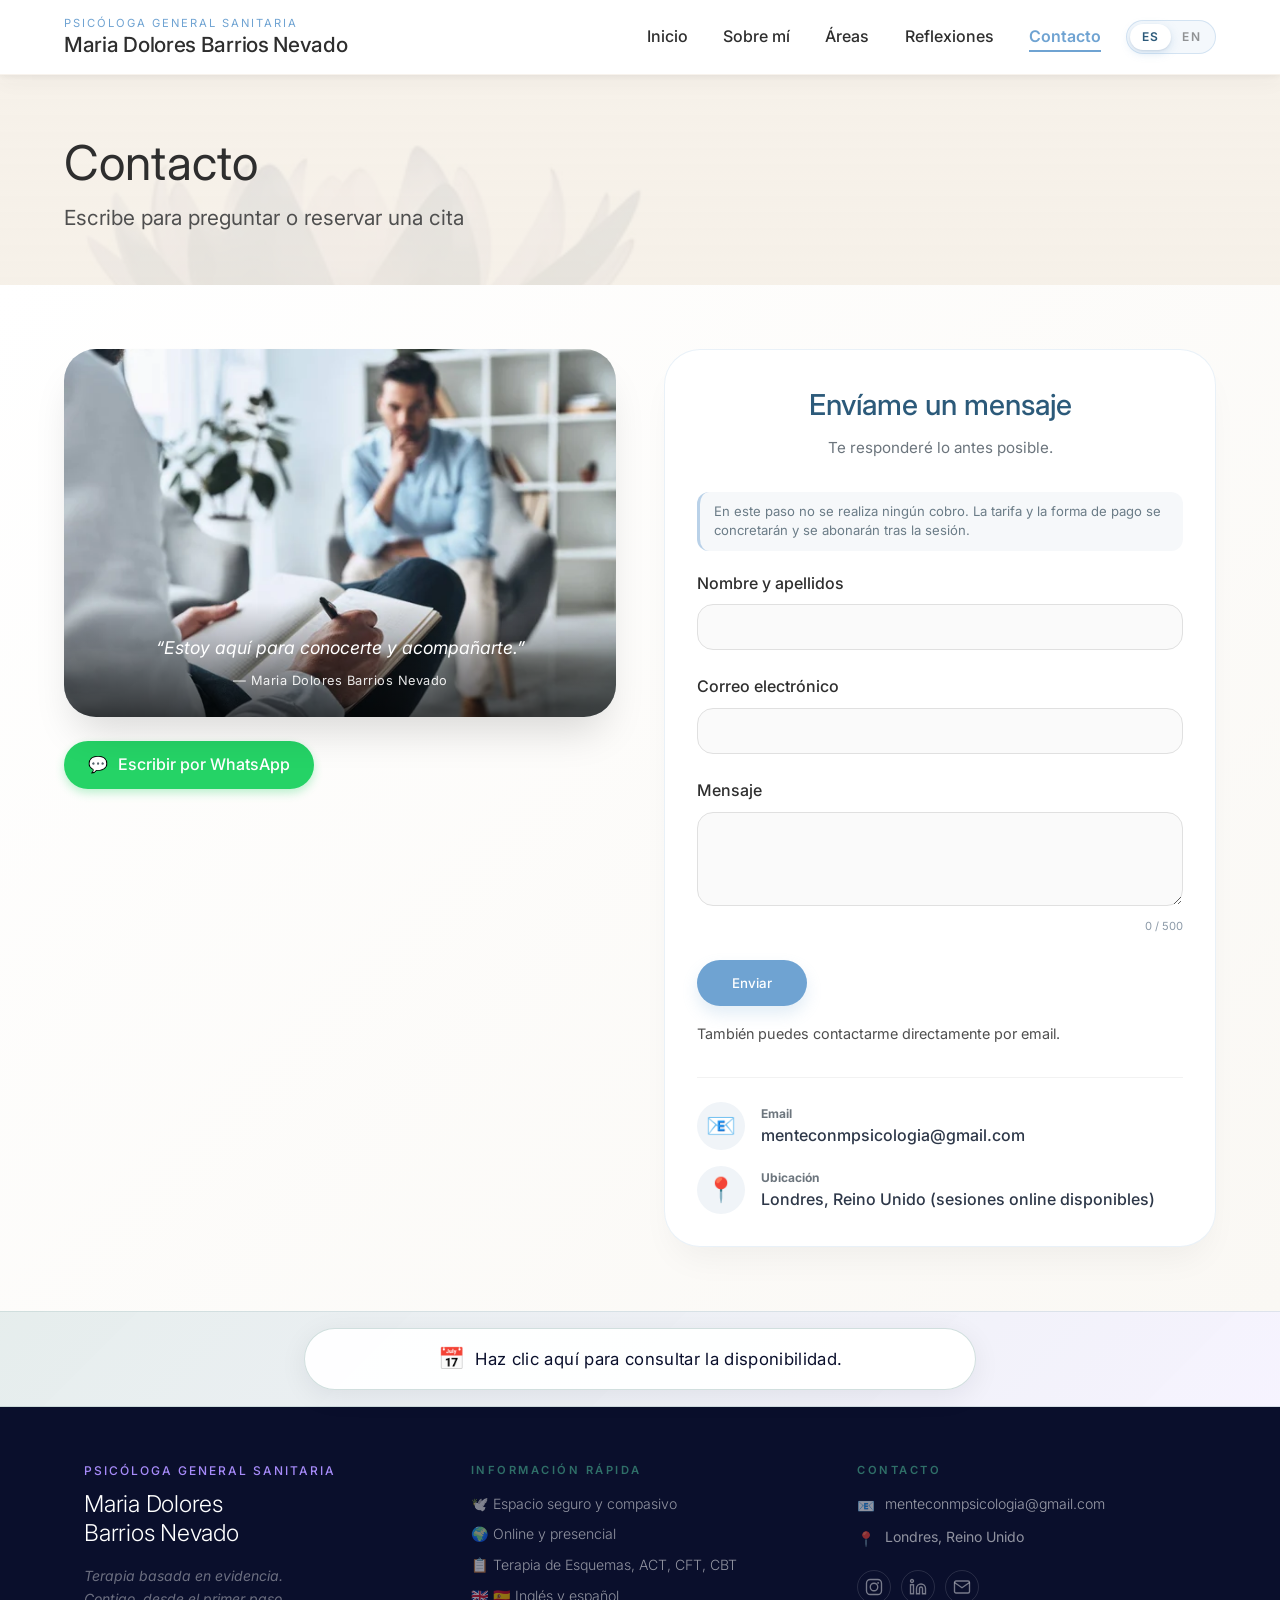
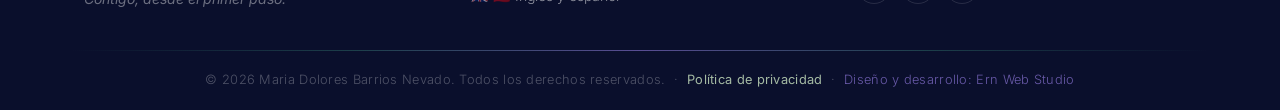
<file: iletisim.html>
﻿<!DOCTYPE html>
<html lang="es">
<head>
  <meta charset="UTF-8">
  <meta name="viewport" content="width=device-width, initial-scale=1.0">
  <script src="js/lang-boot.js"></script>
  <title>Contacto · Maria Dolores Barrios Nevado | Psicóloga Clínica</title>
  <meta name="description" content="Contacta con Maria Dolores Barrios Nevado, psicóloga clínica. Solicita cita o información a través del formulario o por email.">
  <meta name="robots" content="index,follow">
  <link rel="canonical" href="https://menteconmpsicologia.com/iletisim.html">
  <link rel="alternate" hreflang="es" href="https://menteconmpsicologia.com/iletisim.html">
  <link rel="alternate" hreflang="en" href="https://menteconmpsicologia.com/en/iletisim.html">
  <link rel="alternate" hreflang="x-default" href="https://menteconmpsicologia.com/iletisim.html">
  <meta property="og:type" content="website">
  <meta property="og:url" content="https://menteconmpsicologia.com/iletisim.html">
  <meta property="og:title" content="Contacto · Maria Dolores Barrios Nevado | Psicóloga Clínica">
  <meta property="og:description" content="Contacta con Maria Dolores Barrios Nevado, psicóloga clínica. Solicita cita o información a través del formulario o por email.">
  <meta property="og:locale" content="es_ES">
  <meta property="og:locale:alternate" content="en_GB">
  <meta property="og:image" content="https://menteconmpsicologia.com/images/anasayfa/Mar1.png">
  <meta name="twitter:card" content="summary_large_image">
  <meta name="twitter:title" content="Contacto · Maria Dolores Barrios Nevado | Psicóloga Clínica">
  <meta name="twitter:description" content="Contacta con Maria Dolores Barrios Nevado, psicóloga clínica. Solicita cita o información a través del formulario o por email.">
  <meta name="twitter:image" content="https://menteconmpsicologia.com/images/anasayfa/Mar1.png">
  <link rel="dns-prefetch" href="https://emailjs-proxy.ercorumlueren.workers.dev">
  <link rel="preconnect" href="https://fonts.googleapis.com">
  <link rel="preconnect" href="https://fonts.gstatic.com" crossorigin>
  <link href="https://fonts.googleapis.com/css2?family=Inter:opsz,wght@14..32,300;14..32,400;14..32,500;14..32,600&family=Poppins:wght@300;400;500;600&display=swap" rel="stylesheet">
  <link rel="stylesheet" href="css/style.css">
</head>
<body>
  <header class="site-header">
    <div class="container header-container">
      <div class="logo logo-signature">
        <a href="index.html">
          <span class="logo-subtitle">Psicóloga General Sanitaria</span>
          <span class="logo-name">Maria Dolores Barrios Nevado</span>
        </a>
      </div>
      <nav class="main-nav" id="mainNav" aria-label="Navegación principal">
        <ul class="nav-list">
          <li><a href="index.html">Inicio</a></li>
          <li><a href="hakkimda.html">Sobre mí</a></li>
          <li><a href="calisma-alanlari.html">Áreas</a></li>
          <li><a href="blog.html">Reflexiones</a></li>
          <li><a href="iletisim.html" class="active" aria-current="page">Contacto</a></li>
        </ul>
        <div class="lang-switch" role="group" aria-label="Idioma" data-active="es">
          <a href="iletisim.html" class="lang-switch__link is-active" lang="es" hreflang="es" aria-label="Español" aria-current="true" data-lang-switch="es"><span>ES</span></a>
          <a href="en/iletisim.html" class="lang-switch__link" lang="en" hreflang="en" aria-label="English" data-lang-switch="en"><span>EN</span></a>
        </div>
      </nav>
      <button class="mobile-menu-toggle" id="menuToggle" type="button" aria-label="Abrir o cerrar menú principal" aria-controls="mainNav" aria-expanded="false">
        <span></span><span></span><span></span>
      </button>
    </div>
  </header>

  <main id="main-content">
    <!-- Encabezado de página -->
    <section class="page-header page-header-image section-padding-sm" style="background-image: linear-gradient(rgba(245, 239, 230, 0.85), rgba(245, 239, 230, 0.9)), url('images/iletisim/3.jpg'); background-size: cover; background-position: center;">
      <div class="container">
        <h1 class="page-title">Contacto</h1>
        <p class="page-sub">Escribe para preguntar o reservar una cita</p>
      </div>
    </section>

    <!-- SECCIÓN DE CONTACTO: Imagen + Formulario + Información -->
    <section class="contact-modern section-padding">
      <div class="container contact-modern-grid">
        
        <!-- COLUMNA IZQUIERDA: Imagen + texto de confianza -->
        <div class="contact-visual fade-in">
          <div class="image-wrapper">
            <img src="images/iletisim/psy1.jpg" alt="Entorno profesional de consulta psicológica" class="contact-hero-img">
            <div class="img-overlay-text">
              <p>“Estoy aquí para conocerte y acompañarte.”</p>
              <span class="signature-small">— Maria Dolores Barrios Nevado</span>
            </div>
          </div>
          <!-- Botón rápido de WhatsApp (solo enlace, sin número visible) -->
          <a href="https://wa.me/34673418411?text=Hola,%20me%20pongo%20en%20contacto%20desde%20su%20web." class="whatsapp-btn" target="_blank" rel="noopener noreferrer">
            <span>💬</span> Escribir por WhatsApp
          </a>
        </div>

        <!-- COLUMNA DERECHA: Formulario + datos de contacto -->
        <div class="contact-form-wrapper fade-in">
          <div class="form-header">
            <h2>Envíame un mensaje</h2>
            <p>Te responderé lo antes posible.</p>
          </div>

          <p class="contact-fee-disclaimer" role="note">
            En este paso no se realiza ningún cobro. La tarifa y la forma de pago se concretarán y se abonarán tras la sesión.
          </p>

          <div id="contact-plan-banner" class="contact-plan-banner" hidden>
            <div class="contact-plan-banner__inner">
              <span class="contact-plan-banner__label">Tarifa elegida</span>
              <strong class="contact-plan-banner__value" id="contact-plan-banner-value"></strong>
              <button type="button" class="contact-plan-banner__clear" id="contact-plan-banner-clear" title="Elegir otra tarifa" aria-label="Ir a inicio para elegir otra tarifa">Cambiar</button>
            </div>
          </div>

          <form id="contactForm" action="#" method="POST" novalidate>
            <input type="hidden" id="appointment_date" name="appointment_date" value="">
            <input type="hidden" id="selected_plan" name="selected_plan" value="">
            <div class="form-group">
              <label for="name">Nombre y apellidos</label>
              <input type="text" id="name" name="name" maxlength="50" required>
            </div>
            <div class="form-group">
              <label for="email">Correo electrónico</label>
              <input type="email" id="email" name="email" maxlength="100" required>
            </div>
            <div class="form-group">
              <label for="message">Mensaje</label>
              <textarea id="message" name="message" rows="4" maxlength="500" required></textarea>
              <div class="char-counter" id="charCounter">0 / 500</div>
            </div>
            <button type="submit" class="btn btn-primary">Enviar</button>
            <div id="form-message" class="form-message" role="status" aria-live="polite"></div>
            <p class="form-note">También puedes contactarme directamente por email.</p>
            <div id="formAlert" class="form-alert" style="display: none;"></div>
          </form> 
          <div id="form-success" class="alert alert-success" style="display:none;">
            <span>¡Tu mensaje ha sido enviado! Te responderé pronto.</span>
          </div>

          <!-- Información de contacto rápida (solo email y ubicación) -->
          <div class="contact-quick">
            <div class="quick-item">
              <span class="quick-icon">📧</span>
              <div>
                <strong>Email</strong>
                <a href="mailto:menteconmpsicologia@gmail.com">menteconmpsicologia@gmail.com</a>
              </div>
            </div>
            <div class="quick-item">
              <span class="quick-icon">📍</span>
              <div>
                <strong>Ubicación</strong>
                <span>Londres, Reino Unido (sesiones online disponibles)</span>
              </div>
            </div>
          </div>
        </div>
      </div>
    </section>
  </main>

  <!-- Scheduling CTA (opens calendar modal — js/schedule-calendar.js) -->
  <section class="sched-cta" aria-label="Consultar disponibilidad para cita">
    <div class="sched-cta__inner container">
      <div class="sched-cta__slot" id="reserva">
        <button type="button" class="sched-cta__link sched-cta__trigger" aria-haspopup="dialog" aria-expanded="false" aria-controls="sched-calendar-dialog"><span class="sched-cta__icon" aria-hidden="true">📅</span><span class="sched-cta__label">Haz clic aquí para consultar la disponibilidad.</span></button>
      </div>
    </div>
  </section>

  <!-- FOOTER - Koyu Mavi Tema, 3 Kolonlu, Profesyonel Hizalama -->
<footer class="site-footer-elegant">

  <div class="sfe-top">
    <div class="sfe-container">

      <!-- Col 1: Brand -->
      <div class="sfe-brand">
        <p class="sfe-brand-role">Psicóloga General Sanitaria</p>
        <p class="sfe-brand-name">Maria Dolores<br>Barrios Nevado</p>
        <p class="sfe-brand-tagline">Terapia basada en evidencia.<br>Contigo, desde el primer paso.</p>
      </div>

      <!-- Col 2: Información Rápida -->
      <div class="sfe-col">
        <p class="sfe-col-title">Información Rápida</p>
        <ul class="sfe-links sfe-links--info">
          <li>🕊️ Espacio seguro y compasivo</li>
          <li>🌍 Online y presencial</li>
          <li>📋 Terapia de Esquemas, ACT, CFT, CBT</li>
          <li>🇬🇧 🇪🇸 Inglés y español</li>
        </ul>
      </div>

      <!-- Col 3: Contacto -->
      <div class="sfe-col">
        <p class="sfe-col-title">Contacto</p>
        <ul class="sfe-links sfe-links--contact">
          <li>
            <span class="sfe-contact-icon">📧</span>
            <a href="mailto:menteconmpsicologia@gmail.com">menteconmpsicologia@gmail.com</a>
          </li>
          <li>
            <span class="sfe-contact-icon">📍</span>
            <span>Londres, Reino Unido</span>
          </li>
        </ul>

        <!-- Social icons -->
        <div class="sfe-social">
          <a href="https://instagram.com/menteconmpsicologia" class="sfe-social-link" aria-label="Instagram" target="_blank" rel="noopener">
            <svg width="18" height="18" viewBox="0 0 24 24" fill="none" stroke="currentColor" stroke-width="1.8">
              <rect x="2" y="2" width="20" height="20" rx="5" ry="5"/>
              <circle cx="12" cy="12" r="5"/>
              <circle cx="17.5" cy="6.5" r="1.2" fill="currentColor" stroke="none"/>
            </svg>
          </a>
          <a href="https://linkedin.com/in/menteconmpsicologia" class="sfe-social-link" aria-label="LinkedIn" target="_blank" rel="noopener">
            <svg width="18" height="18" viewBox="0 0 24 24" fill="none" stroke="currentColor" stroke-width="1.8">
              <path d="M16 8a6 6 0 0 1 6 6v7h-4v-7a2 2 0 0 0-2-2 2 2 0 0 0-2 2v7h-4v-7a6 6 0 0 1 6-6z"/>
              <rect x="2" y="9" width="4" height="12"/>
              <circle cx="4" cy="4" r="2"/>
            </svg>
          </a>
          <a href="mailto:menteconmpsicologia@gmail.com" class="sfe-social-link" aria-label="Email" >
            <svg width="18" height="18" viewBox="0 0 24 24" fill="none" stroke="currentColor" stroke-width="1.8">
              <path d="M4 4h16c1.1 0 2 .9 2 2v12c0 1.1-.9 2-2 2H4c-1.1 0-2-.9-2-2V6c0-1.1.9-2 2-2z"/>
              <polyline points="22,6 12,13 2,6"/>
            </svg>
          </a>
        </div>
      </div>

    </div>
  </div>

  <!-- Divider -->
  <div class="sfe-divider-wrap">
    <div class="sfe-divider"></div>
  </div>

  <!-- Subfooter -->
  <div class="sfe-bottom">
    <div class="sfe-container sfe-bottom-inner">
      <p class="sfe-copy">
        © 2026 Maria Dolores Barrios Nevado. Todos los derechos reservados.
        &nbsp;·&nbsp;
        <a href="privacy-policy.html" class="sfe-privacy-link">Política de privacidad</a>
        &nbsp;·&nbsp;
        <a href="https://www.ernwebstudio.com/" class="sfe-dev-link" target="_blank" rel="noopener noreferrer">
          Diseño y desarrollo: Ern Web Studio
        </a>
      </p>
    </div>
  </div>

</footer>
  <script src="js/i18n.js" defer></script>
  <script src="js/site-config.js" defer></script>
  <script src="js/script.js" defer></script>
  <script src="js/schedule-calendar.js" defer></script>
</body>
</html>
</file>
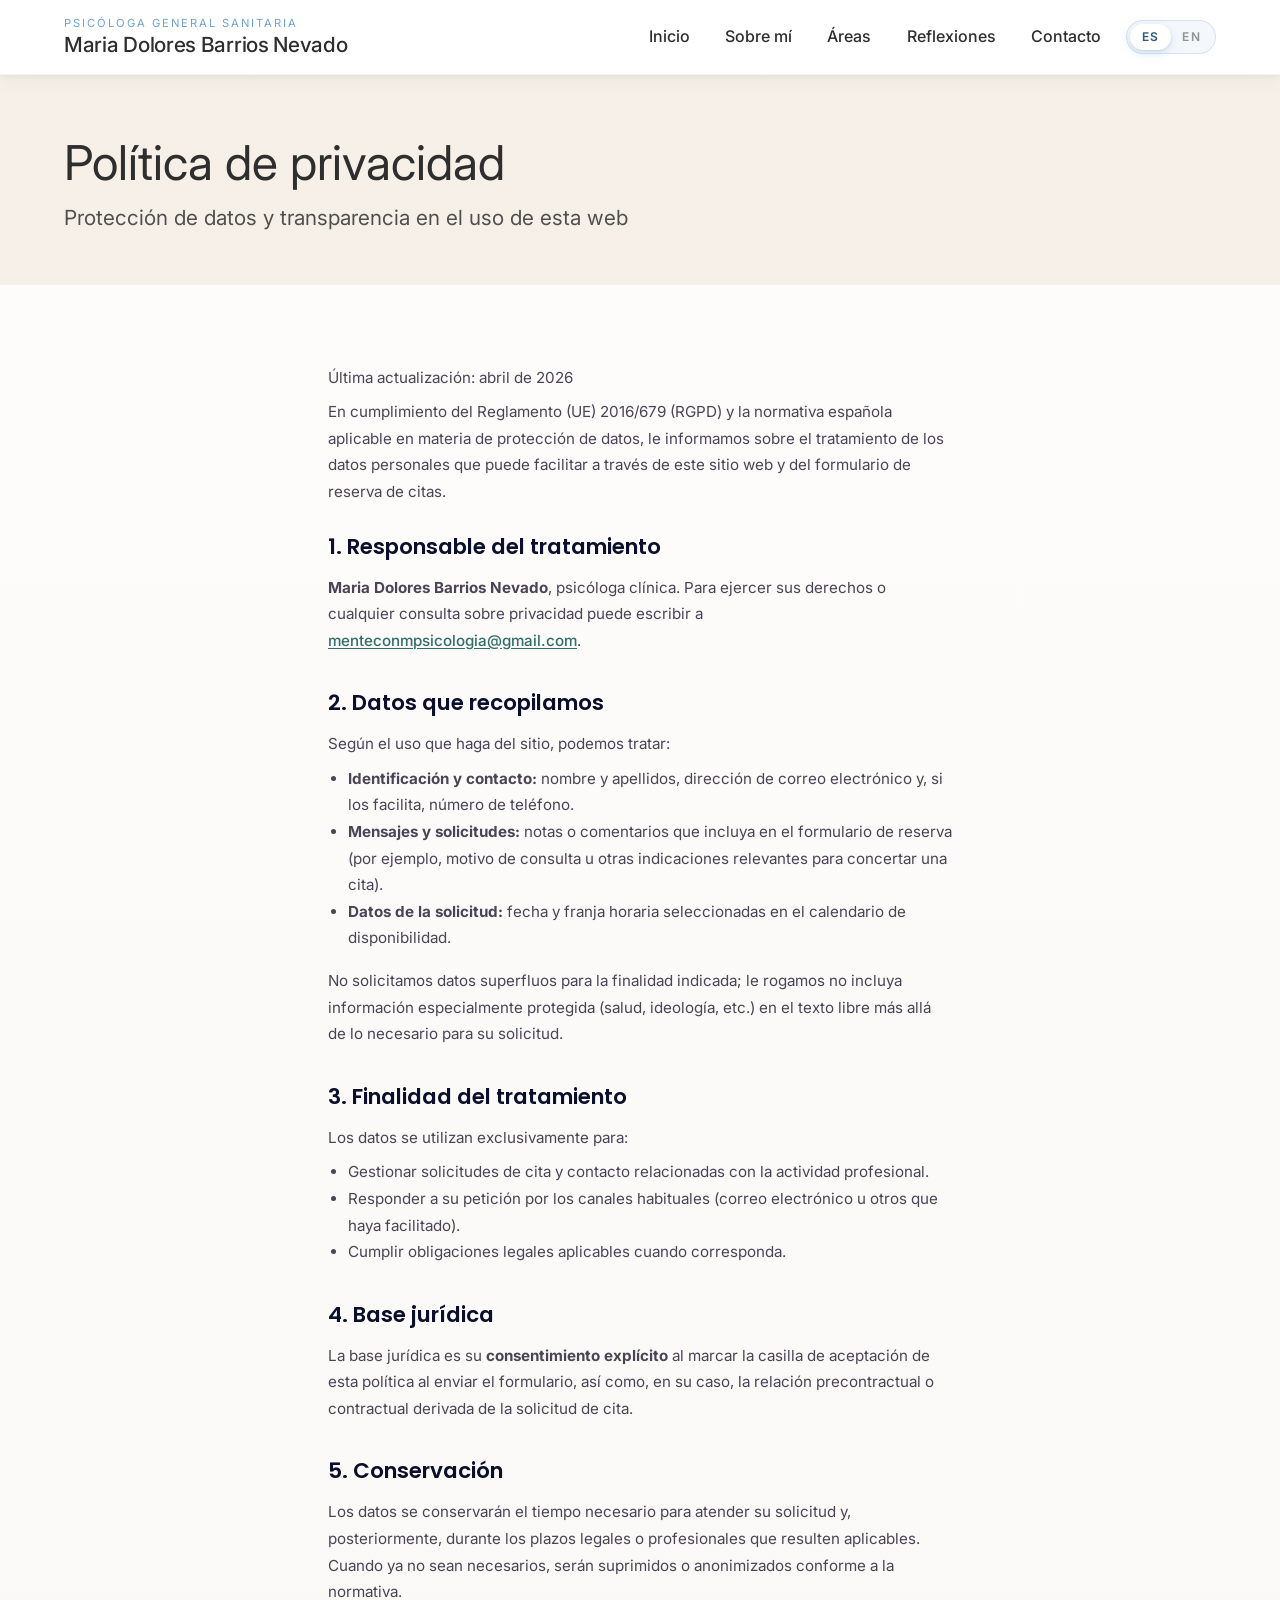
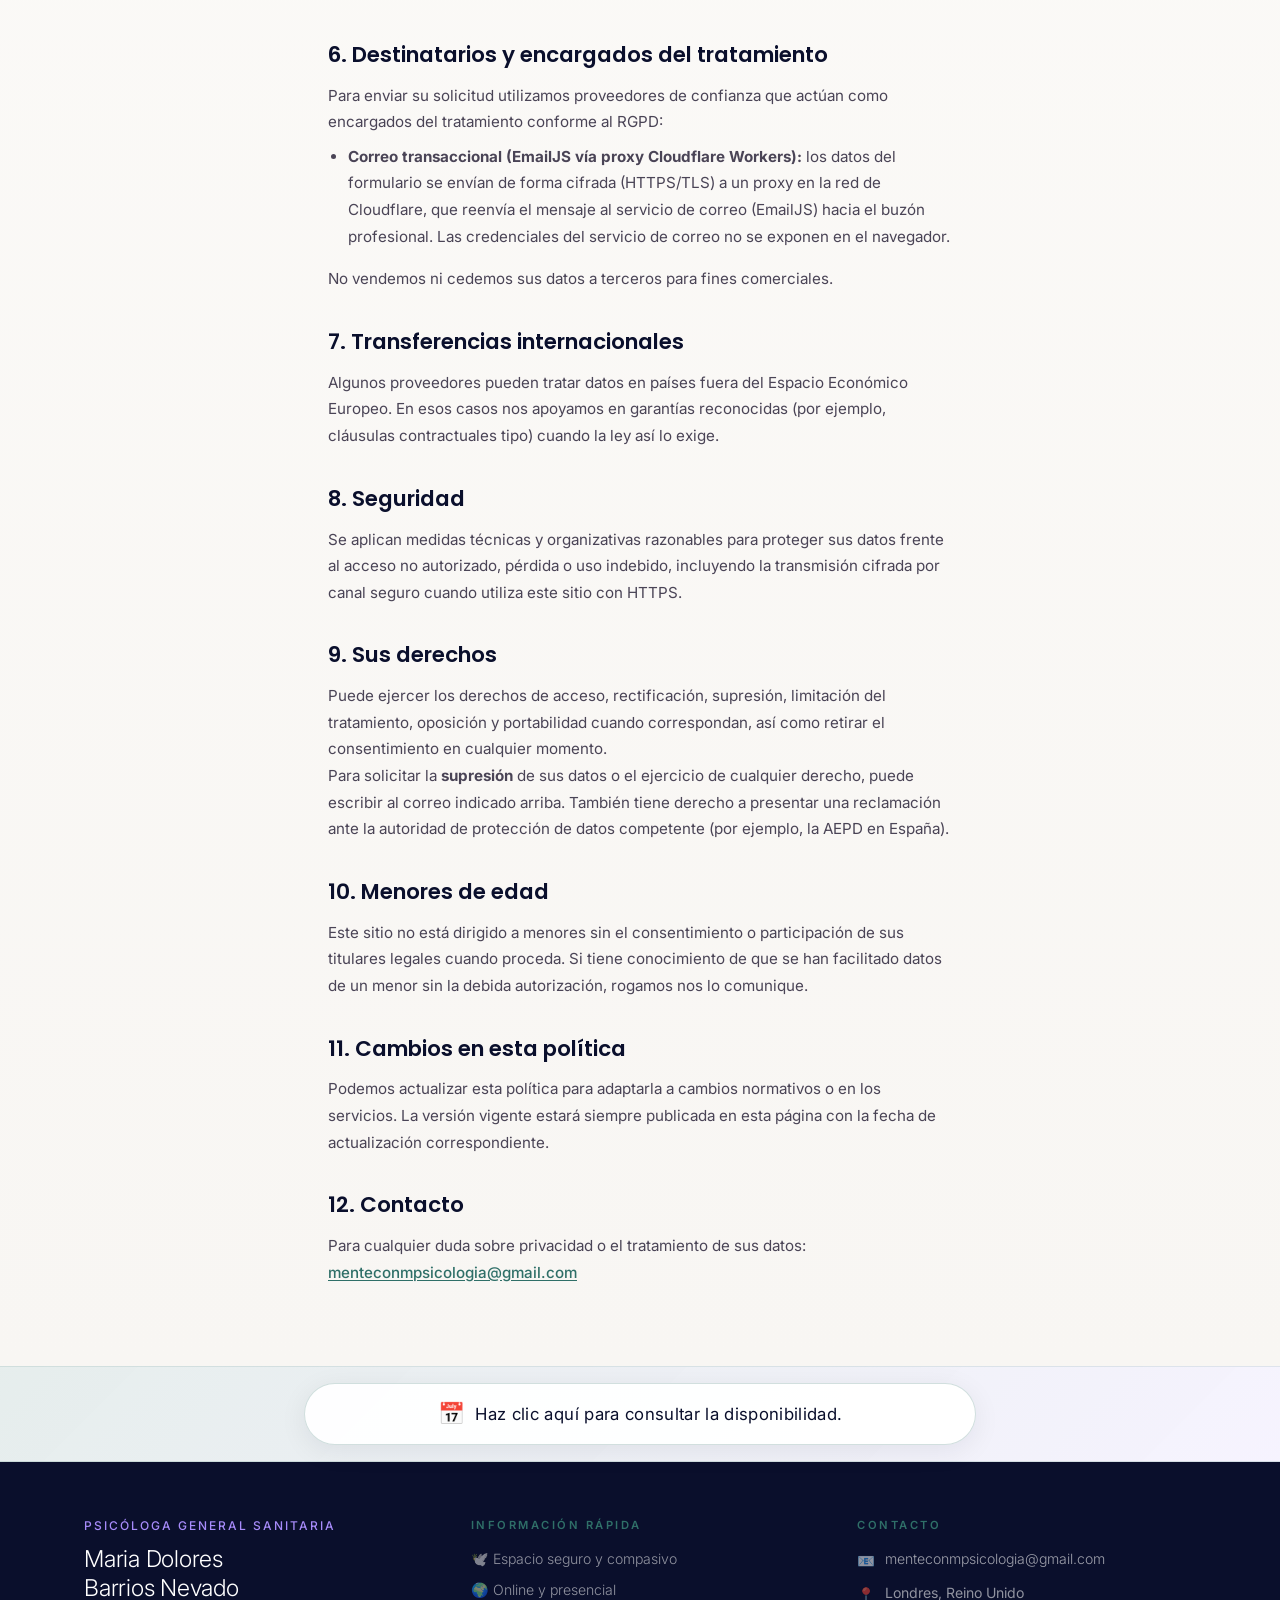
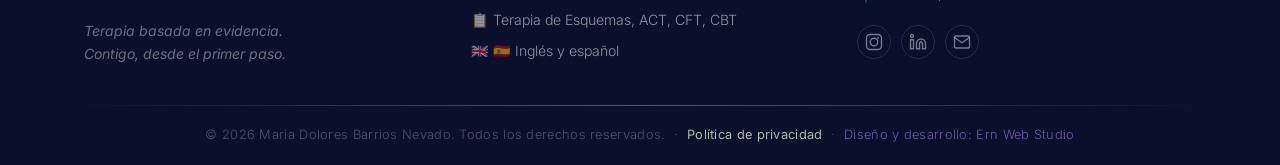
<file: privacy-policy.html>
﻿<!DOCTYPE html>
<html lang="es">
<head>
  <meta charset="UTF-8">
  <meta name="viewport" content="width=device-width, initial-scale=1.0">
  <script src="js/lang-boot.js"></script>
  <title>Política de privacidad · Maria Dolores Barrios Nevado</title>
  <meta name="description" content="Información sobre el tratamiento de datos personales conforme al RGPD: reservas de cita, contacto y uso de este sitio web.">
  <meta name="robots" content="index,follow">
  <link rel="canonical" href="https://menteconmpsicologia.com/privacy-policy.html">
  <link rel="alternate" hreflang="es" href="https://menteconmpsicologia.com/privacy-policy.html">
  <link rel="alternate" hreflang="en" href="https://menteconmpsicologia.com/en/privacy-policy.html">
  <link rel="alternate" hreflang="x-default" href="https://menteconmpsicologia.com/privacy-policy.html">
  <meta property="og:type" content="website">
  <meta property="og:url" content="https://menteconmpsicologia.com/privacy-policy.html">
  <meta property="og:title" content="Política de privacidad · Maria Dolores Barrios Nevado">
  <meta property="og:description" content="Información sobre el tratamiento de datos personales conforme al RGPD: reservas de cita, contacto y uso de este sitio web.">
  <meta property="og:locale" content="es_ES">
  <meta property="og:locale:alternate" content="en_GB">
  <meta property="og:image" content="https://menteconmpsicologia.com/images/anasayfa/Mar1.png">
  <meta name="twitter:card" content="summary_large_image">
  <meta name="twitter:title" content="Política de privacidad · Maria Dolores Barrios Nevado">
  <meta name="twitter:description" content="Información sobre el tratamiento de datos personales conforme al RGPD: reservas de cita, contacto y uso de este sitio web.">
  <meta name="twitter:image" content="https://menteconmpsicologia.com/images/anasayfa/Mar1.png">
  <link rel="preconnect" href="https://fonts.googleapis.com">
  <link rel="preconnect" href="https://fonts.gstatic.com" crossorigin>
  <link href="https://fonts.googleapis.com/css2?family=Inter:opsz,wght@14..32,300;14..32,400;14..32,500;14..32,600&family=Poppins:wght@300;400;500;600&display=swap" rel="stylesheet">
  <link rel="stylesheet" href="css/style.css">
</head>
<body>
  <header class="site-header">
    <div class="container header-container">
      <div class="logo logo-signature">
        <a href="index.html">
          <span class="logo-subtitle">Psicóloga General Sanitaria</span>
          <span class="logo-name">Maria Dolores Barrios Nevado</span>
        </a>
      </div>
      <nav class="main-nav" id="mainNav" aria-label="Navegación principal">
        <ul class="nav-list">
          <li><a href="index.html">Inicio</a></li>
          <li><a href="hakkimda.html">Sobre mí</a></li>
          <li><a href="calisma-alanlari.html">Áreas</a></li>
          <li><a href="blog.html">Reflexiones</a></li>
          <li><a href="iletisim.html">Contacto</a></li>
        </ul>
        <div class="lang-switch" role="group" aria-label="Idioma" data-active="es">
          <a href="privacy-policy.html" class="lang-switch__link is-active" lang="es" hreflang="es" aria-label="Español" aria-current="true" data-lang-switch="es"><span>ES</span></a>
          <a href="en/privacy-policy.html" class="lang-switch__link" lang="en" hreflang="en" aria-label="English" data-lang-switch="en"><span>EN</span></a>
        </div>
      </nav>
      <button class="mobile-menu-toggle" id="menuToggle" type="button" aria-label="Abrir o cerrar menú principal" aria-controls="mainNav" aria-expanded="false">
        <span></span><span></span><span></span>
      </button>
    </div>
  </header>

  <main id="main-content">
    <section class="page-header section-padding-sm" style="background: linear-gradient(rgba(245, 239, 230, 0.94), rgba(245, 239, 230, 0.96));">
      <div class="container">
        <h1 class="page-title">Política de privacidad</h1>
        <p class="page-sub">Protección de datos y transparencia en el uso de esta web</p>
      </div>
    </section>

    <section class="privacy-policy-page section-padding">
      <div class="container privacy-inner">
        <p class="privacy-meta">Última actualización: abril de 2026</p>
        <p class="privacy-lead">
          En cumplimiento del Reglamento (UE) 2016/679 (RGPD) y la normativa española aplicable en materia de protección de datos,
          le informamos sobre el tratamiento de los datos personales que puede facilitar a través de este sitio web y del formulario de reserva de citas.
        </p>

        <h2>1. Responsable del tratamiento</h2>
        <p>
          <strong>Maria Dolores Barrios Nevado</strong>, psicóloga clínica.
          Para ejercer sus derechos o cualquier consulta sobre privacidad puede escribir a
          <a href="mailto:menteconmpsicologia@gmail.com">menteconmpsicologia@gmail.com</a>.
        </p>

        <h2>2. Datos que recopilamos</h2>
        <p>Según el uso que haga del sitio, podemos tratar:</p>
        <ul>
          <li><strong>Identificación y contacto:</strong> nombre y apellidos, dirección de correo electrónico y, si los facilita, número de teléfono.</li>
          <li><strong>Mensajes y solicitudes:</strong> notas o comentarios que incluya en el formulario de reserva (por ejemplo, motivo de consulta u otras indicaciones relevantes para concertar una cita).</li>
          <li><strong>Datos de la solicitud:</strong> fecha y franja horaria seleccionadas en el calendario de disponibilidad.</li>
        </ul>
        <p>No solicitamos datos superfluos para la finalidad indicada; le rogamos no incluya información especialmente protegida (salud, ideología, etc.) en el texto libre más allá de lo necesario para su solicitud.</p>

        <h2>3. Finalidad del tratamiento</h2>
        <p>Los datos se utilizan exclusivamente para:</p>
        <ul>
          <li>Gestionar solicitudes de cita y contacto relacionadas con la actividad profesional.</li>
          <li>Responder a su petición por los canales habituales (correo electrónico u otros que haya facilitado).</li>
          <li>Cumplir obligaciones legales aplicables cuando corresponda.</li>
        </ul>

        <h2>4. Base jurídica</h2>
        <p>
          La base jurídica es su <strong>consentimiento explícito</strong> al marcar la casilla de aceptación de esta política al enviar el formulario,
          así como, en su caso, la relación precontractual o contractual derivada de la solicitud de cita.
        </p>

        <h2>5. Conservación</h2>
        <p>
          Los datos se conservarán el tiempo necesario para atender su solicitud y, posteriormente, durante los plazos legales o profesionales que resulten aplicables.
          Cuando ya no sean necesarios, serán suprimidos o anonimizados conforme a la normativa.
        </p>

        <h2>6. Destinatarios y encargados del tratamiento</h2>
        <p>
          Para enviar su solicitud utilizamos proveedores de confianza que actúan como encargados del tratamiento conforme al RGPD:
        </p>
        <ul>
          <li>
            <strong>Correo transaccional (EmailJS vía proxy Cloudflare Workers):</strong> los datos del formulario se envían de forma cifrada (HTTPS/TLS) a un proxy en la red de Cloudflare, que reenvía el mensaje al servicio de correo (EmailJS) hacia el buzón profesional. Las credenciales del servicio de correo no se exponen en el navegador.
          </li>
        </ul>
        <p>No vendemos ni cedemos sus datos a terceros para fines comerciales.</p>

        <h2>7. Transferencias internacionales</h2>
        <p>
          Algunos proveedores pueden tratar datos en países fuera del Espacio Económico Europeo.
          En esos casos nos apoyamos en garantías reconocidas (por ejemplo, cláusulas contractuales tipo) cuando la ley así lo exige.
        </p>

        <h2>8. Seguridad</h2>
        <p>
          Se aplican medidas técnicas y organizativas razonables para proteger sus datos frente al acceso no autorizado, pérdida o uso indebido,
          incluyendo la transmisión cifrada por canal seguro cuando utiliza este sitio con HTTPS.
        </p>

        <h2>9. Sus derechos</h2>
        <p>Puede ejercer los derechos de acceso, rectificación, supresión, limitación del tratamiento, oposición y portabilidad cuando correspondan, así como retirar el consentimiento en cualquier momento.</p>
        <p>
          Para solicitar la <strong>supresión</strong> de sus datos o el ejercicio de cualquier derecho, puede escribir al correo indicado arriba.
          También tiene derecho a presentar una reclamación ante la autoridad de protección de datos competente (por ejemplo, la AEPD en España).
        </p>

        <h2>10. Menores de edad</h2>
        <p>
          Este sitio no está dirigido a menores sin el consentimiento o participación de sus titulares legales cuando proceda.
          Si tiene conocimiento de que se han facilitado datos de un menor sin la debida autorización, rogamos nos lo comunique.
        </p>

        <h2>11. Cambios en esta política</h2>
        <p>
          Podemos actualizar esta política para adaptarla a cambios normativos o en los servicios.
          La versión vigente estará siempre publicada en esta página con la fecha de actualización correspondiente.
        </p>

        <h2>12. Contacto</h2>
        <p>
          Para cualquier duda sobre privacidad o el tratamiento de sus datos:
          <a href="mailto:menteconmpsicologia@gmail.com">menteconmpsicologia@gmail.com</a>
        </p>
      </div>
    </section>
  </main>

  <!-- Scheduling CTA (opens calendar modal — js/schedule-calendar.js) -->
  <section class="sched-cta" aria-label="Consultar disponibilidad para cita">
    <div class="sched-cta__inner container">
      <div class="sched-cta__slot" id="reserva">
        <button type="button" class="sched-cta__link sched-cta__trigger" aria-haspopup="dialog" aria-expanded="false" aria-controls="sched-calendar-dialog"><span class="sched-cta__icon" aria-hidden="true">📅</span><span class="sched-cta__label">Haz clic aquí para consultar la disponibilidad.</span></button>
      </div>
    </div>
  </section>

  <footer class="site-footer-elegant">

  <div class="sfe-top">
    <div class="sfe-container">

      <div class="sfe-brand">
        <p class="sfe-brand-role">Psicóloga General Sanitaria</p>
        <p class="sfe-brand-name">Maria Dolores<br>Barrios Nevado</p>
        <p class="sfe-brand-tagline">Terapia basada en evidencia.<br>Contigo, desde el primer paso.</p>
      </div>

      <div class="sfe-col">
        <p class="sfe-col-title">Información Rápida</p>
        <ul class="sfe-links sfe-links--info">
          <li>🕊️ Espacio seguro y compasivo</li>
          <li>🌍 Online y presencial</li>
          <li>📋 Terapia de Esquemas, ACT, CFT, CBT</li>
          <li>🇬🇧 🇪🇸 Inglés y español</li>
        </ul>
      </div>

      <div class="sfe-col">
        <p class="sfe-col-title">Contacto</p>
        <ul class="sfe-links sfe-links--contact">
          <li>
            <span class="sfe-contact-icon">📧</span>
            <a href="mailto:menteconmpsicologia@gmail.com">menteconmpsicologia@gmail.com</a>
          </li>
          <li>
            <span class="sfe-contact-icon">📍</span>
            <span>Londres, Reino Unido</span>
          </li>
        </ul>

        <div class="sfe-social">
          <a href="https://instagram.com/menteconmpsicologia" class="sfe-social-link" aria-label="Instagram" target="_blank" rel="noopener">
            <svg width="18" height="18" viewBox="0 0 24 24" fill="none" stroke="currentColor" stroke-width="1.8">
              <rect x="2" y="2" width="20" height="20" rx="5" ry="5"/>
              <circle cx="12" cy="12" r="5"/>
              <circle cx="17.5" cy="6.5" r="1.2" fill="currentColor" stroke="none"/>
            </svg>
          </a>
          <a href="https://linkedin.com/in/menteconmpsicologia" class="sfe-social-link" aria-label="LinkedIn" target="_blank" rel="noopener">
            <svg width="18" height="18" viewBox="0 0 24 24" fill="none" stroke="currentColor" stroke-width="1.8">
              <path d="M16 8a6 6 0 0 1 6 6v7h-4v-7a2 2 0 0 0-2-2 2 2 0 0 0-2 2v7h-4v-7a6 6 0 0 1 6-6z"/>
              <rect x="2" y="9" width="4" height="12"/>
              <circle cx="4" cy="4" r="2"/>
            </svg>
          </a>
          <a href="mailto:menteconmpsicologia@gmail.com" class="sfe-social-link" aria-label="Email" >
            <svg width="18" height="18" viewBox="0 0 24 24" fill="none" stroke="currentColor" stroke-width="1.8">
              <path d="M4 4h16c1.1 0 2 .9 2 2v12c0 1.1-.9 2-2 2H4c-1.1 0-2-.9-2-2V6c0-1.1.9-2 2-2z"/>
              <polyline points="22,6 12,13 2,6"/>
            </svg>
          </a>
        </div>
      </div>

    </div>
  </div>

  <div class="sfe-divider-wrap">
    <div class="sfe-divider"></div>
  </div>

  <div class="sfe-bottom">
    <div class="sfe-container sfe-bottom-inner">
      <p class="sfe-copy">
        © 2026 Maria Dolores Barrios Nevado. Todos los derechos reservados.
        &nbsp;·&nbsp;
        <a href="privacy-policy.html" class="sfe-privacy-link" aria-current="page">Política de privacidad</a>
        &nbsp;·&nbsp;
        <a href="https://www.ernwebstudio.com/" class="sfe-dev-link" target="_blank" rel="noopener noreferrer">
          Diseño y desarrollo: Ern Web Studio
        </a>
      </p>
    </div>
  </div>

</footer>

  <script src="js/i18n.js" defer></script>
  <script src="js/site-config.js" defer></script>
  <script src="js/script.js" defer></script>
  <script src="js/schedule-calendar.js" defer></script>
</body>
</html>
</file>
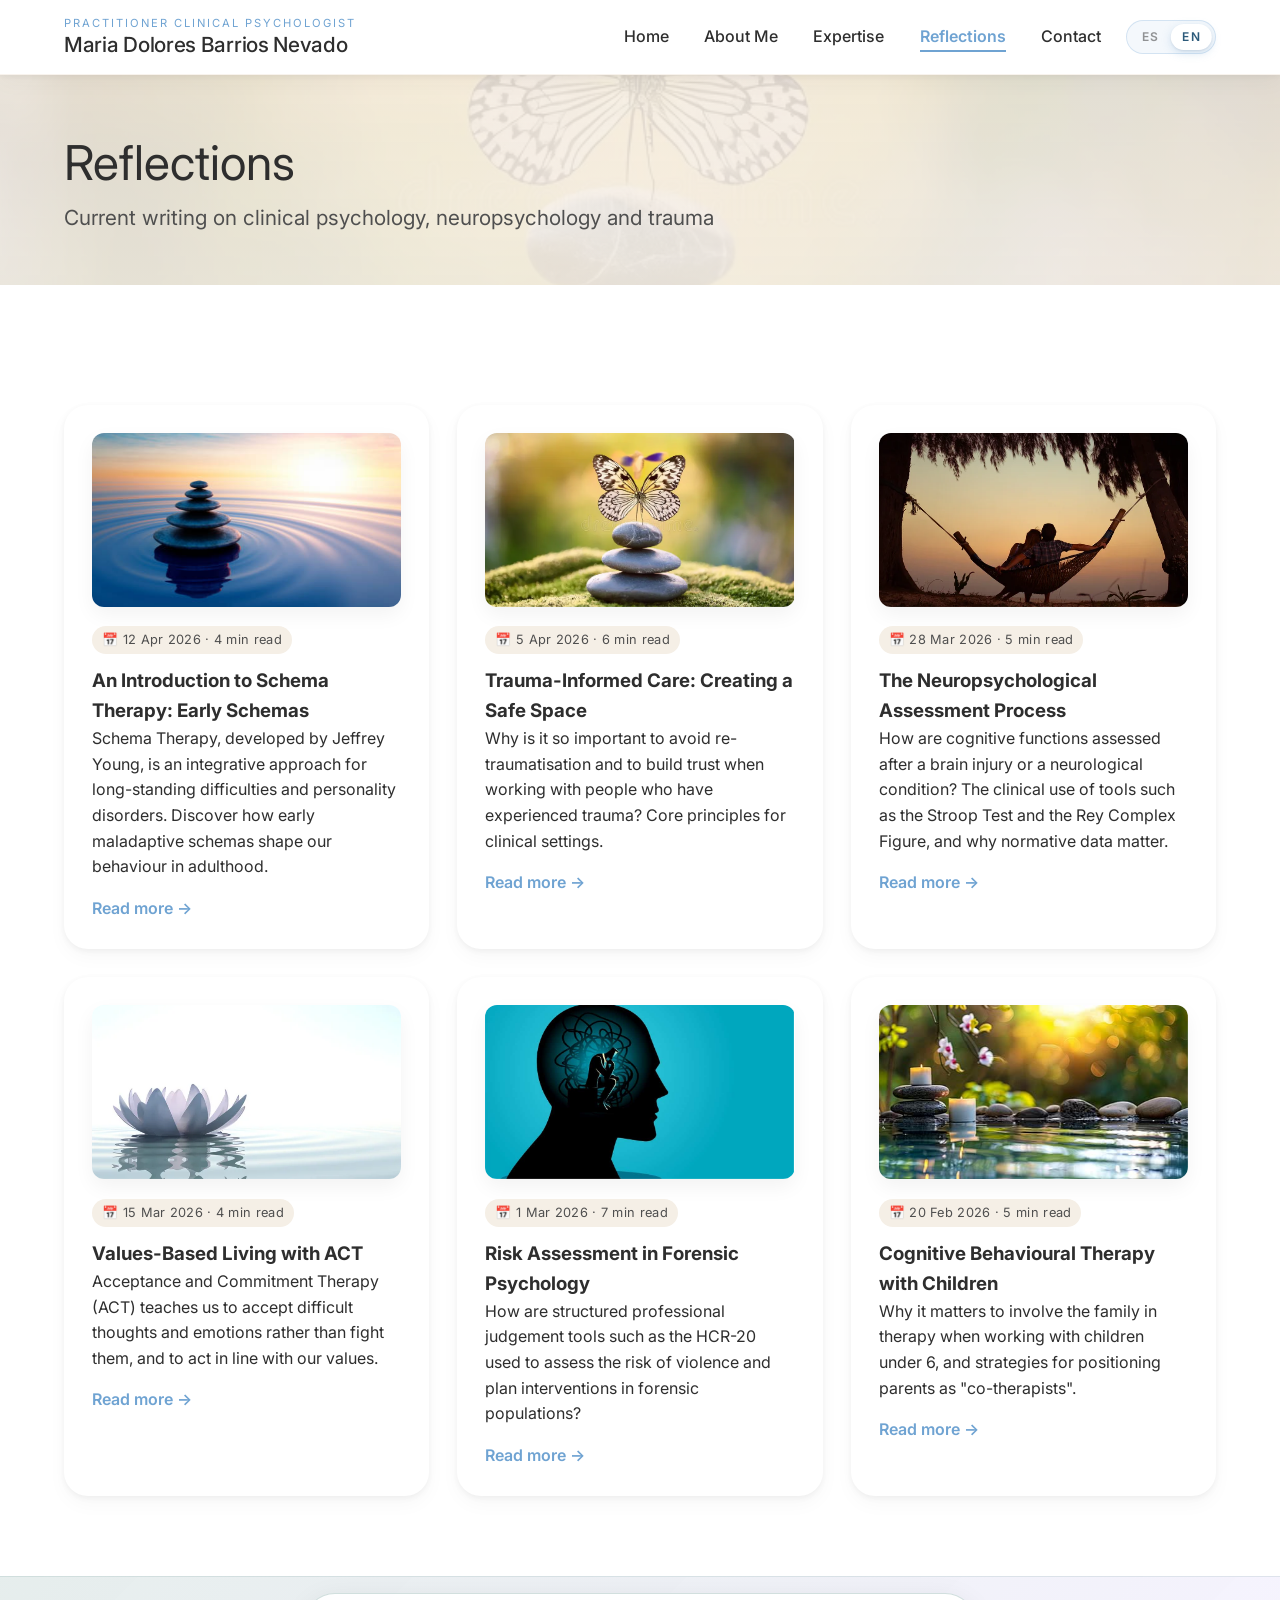
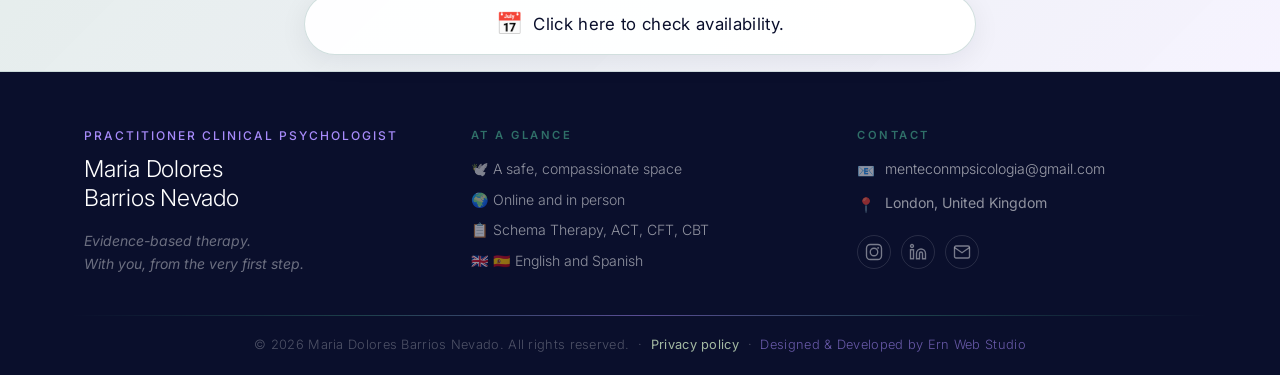
<file: en/blog.html>
﻿<!DOCTYPE html>
<html lang="en">
<head>
  <meta charset="UTF-8">
  <meta name="viewport" content="width=device-width, initial-scale=1.0">
  <script src="../js/lang-boot.js"></script>
  <title>Reflections · Maria Dolores Barrios Nevado</title>
  <meta name="description" content="Current articles on clinical psychology, neuropsychology, trauma, schema therapy and ACT. Blog by Maria Dolores Barrios Nevado, clinical psychologist.">
  <meta name="robots" content="index,follow">
  <link rel="canonical" href="https://menteconmpsicologia.com/en/blog.html">
  <link rel="alternate" hreflang="es" href="https://menteconmpsicologia.com/blog.html">
  <link rel="alternate" hreflang="en" href="https://menteconmpsicologia.com/en/blog.html">
  <link rel="alternate" hreflang="x-default" href="https://menteconmpsicologia.com/blog.html">
  <meta property="og:type" content="website">
  <meta property="og:url" content="https://menteconmpsicologia.com/en/blog.html">
  <meta property="og:title" content="Reflections · Maria Dolores Barrios Nevado">
  <meta property="og:description" content="Current articles on clinical psychology, neuropsychology, trauma, schema therapy and ACT. Blog by Maria Dolores Barrios Nevado, clinical psychologist.">
  <meta property="og:locale" content="en_GB">
  <meta property="og:locale:alternate" content="es_ES">
  <meta property="og:image" content="https://menteconmpsicologia.com/images/anasayfa/Mar1.png">
  <meta name="twitter:card" content="summary_large_image">
  <meta name="twitter:title" content="Reflections · Maria Dolores Barrios Nevado">
  <meta name="twitter:description" content="Current articles on clinical psychology, neuropsychology, trauma, schema therapy and ACT. Blog by Maria Dolores Barrios Nevado, clinical psychologist.">
  <meta name="twitter:image" content="https://menteconmpsicologia.com/images/anasayfa/Mar1.png">
  <link rel="preconnect" href="https://fonts.googleapis.com">
  <link rel="preconnect" href="https://fonts.gstatic.com" crossorigin>
  <link href="https://fonts.googleapis.com/css2?family=Inter:opsz,wght@14..32,300;14..32,400;14..32,500;14..32,600&family=Poppins:wght@300;400;500;600&display=swap" rel="stylesheet">
  <link rel="stylesheet" href="../css/style.css">
</head>
<body>
  <header class="site-header">
    <div class="container header-container">
      <div class="logo logo-signature">
        <a href="index.html">
          <span class="logo-subtitle">Practitioner Clinical Psychologist</span>
          <span class="logo-name">Maria Dolores Barrios Nevado</span>
        </a>
      </div>
      <nav class="main-nav" id="mainNav" aria-label="Main navigation">
        <ul class="nav-list">
          <li><a href="index.html">Home</a></li>
          <li><a href="hakkimda.html">About Me</a></li>
          <li><a href="calisma-alanlari.html">Expertise</a></li>
          <li><a href="blog.html" class="active" aria-current="page">Reflections</a></li>
          <li><a href="iletisim.html">Contact</a></li>
        </ul>
        <div class="lang-switch" role="group" aria-label="Language" data-active="en">
          <a href="../blog.html" class="lang-switch__link" lang="es" hreflang="es" aria-label="Español" data-lang-switch="es"><span>ES</span></a>
          <a href="blog.html" class="lang-switch__link is-active" lang="en" hreflang="en" aria-label="English" aria-current="true" data-lang-switch="en"><span>EN</span></a>
        </div>
      </nav>
      <button class="mobile-menu-toggle" id="menuToggle" type="button" aria-label="Open or close main menu" aria-controls="mainNav" aria-expanded="false">
        <span></span><span></span><span></span>
      </button>
    </div>
  </header>

  <main id="main-content">
    <!-- Encabezado de página -->
    <section class="page-header page-header-image section-padding-sm" style="background-image: linear-gradient(rgba(245, 239, 230, 0.88), rgba(245, 239, 230, 0.92)), url('../images/blog/1.jpg'); background-size: cover; background-position: center;">
      <div class="container">
        <h1 class="page-title">Reflections</h1>
        <p class="page-sub">Current writing on clinical psychology, neuropsychology and trauma</p>
      </div>
    </section>

    <!-- Listado de artículos del blog -->
    <section class="blog-listing section-padding">
      <div class="container">
        <div class="card-grid">
          
          <!-- Blog Kartı 1: Terapia de Esquemas -->
          <article class="blog-post-card soft-card fade-in">
            <!-- Görsel Sarmalayıcı - 16:9 oran, hover efekti içerir -->
            <div class="blog-img-wrapper">
              <img src="../images/blog/relax2.jpg" alt="Schema Therapy: Early Schemas" class="blog-thumb">
            </div>
            <div class="blog-meta"><span>📅 12 Apr 2026 · 4 min read</span></div>
            <h3>An Introduction to Schema Therapy: Early Schemas</h3>
            <p>Schema Therapy, developed by Jeffrey Young, is an integrative approach for long-standing difficulties and personality disorders. Discover how early maladaptive schemas shape our behaviour in adulthood.</p>
            <a href="#" class="read-more">Read more →</a>
          </article>

          <!-- Blog Kartı 2: Atención Informada en Trauma -->
          <article class="blog-post-card soft-card fade-in">
            <div class="blog-img-wrapper">
              <img src="../images/blog/blog2.jpg" alt="Trauma-Informed Care: A Safe Space" class="blog-thumb">
            </div>
            <div class="blog-meta"><span>📅 5 Apr 2026 · 6 min read</span></div>
            <h3>Trauma-Informed Care: Creating a Safe Space</h3>
            <p>Why is it so important to avoid re-traumatisation and to build trust when working with people who have experienced trauma? Core principles for clinical settings.</p>
            <a href="#" class="read-more">Read more →</a>
          </article>

          <!-- Blog Kartı 3: Evaluación Neuropsicológica -->
          <article class="blog-post-card soft-card fade-in">
            <div class="blog-img-wrapper">
              <img src="../images/blog/blog3.jpg" alt="Neuropsychological Assessment" class="blog-thumb">
            </div>
            <div class="blog-meta"><span>📅 28 Mar 2026 · 5 min read</span></div>
            <h3>The Neuropsychological Assessment Process</h3>
            <p>How are cognitive functions assessed after a brain injury or a neurological condition? The clinical use of tools such as the Stroop Test and the Rey Complex Figure, and why normative data matter.</p>
            <a href="#" class="read-more">Read more →</a>
          </article>

          <!-- Blog Kartı 4: ACT - Vida Basada en Valores -->
          <article class="blog-post-card soft-card fade-in">
            <div class="blog-img-wrapper">
              <img src="../images/blog/blog4.jpg" alt="Values-Based Living with ACT" class="blog-thumb">
            </div>
            <div class="blog-meta"><span>📅 15 Mar 2026 · 4 min read</span></div>
            <h3>Values-Based Living with ACT</h3>
            <p>Acceptance and Commitment Therapy (ACT) teaches us to accept difficult thoughts and emotions rather than fight them, and to act in line with our values.</p>
            <a href="#" class="read-more">Read more →</a>
          </article>

          <!-- Blog Kartı 5: Psicología Forense -->
          <article class="blog-post-card soft-card fade-in">
            <div class="blog-img-wrapper">
              <img src="../images/blog/blog5.jpg" alt="Risk Assessment in Forensic Psychology" class="blog-thumb">
            </div>
            <div class="blog-meta"><span>📅 1 Mar 2026 · 7 min read</span></div>
            <h3>Risk Assessment in Forensic Psychology</h3>
            <p>How are structured professional judgement tools such as the HCR-20 used to assess the risk of violence and plan interventions in forensic populations?</p>
            <a href="#" class="read-more">Read more →</a>
          </article>

          <!-- Blog Kartı 6: Terapia Cognitivo-Conductual en Niños -->
          <article class="blog-post-card soft-card fade-in">
            <div class="blog-img-wrapper">
              <img src="../images/blog/blog6.jpg" alt="Cognitive Behavioural Therapy with Children" class="blog-thumb">
            </div>
            <div class="blog-meta"><span>📅 20 Feb 2026 · 5 min read</span></div>
            <h3>Cognitive Behavioural Therapy with Children</h3>
            <p>Why it matters to involve the family in therapy when working with children under 6, and strategies for positioning parents as "co-therapists".</p>
            <a href="#" class="read-more">Read more →</a>
          </article>
        </div>
      </div>
    </section>
  </main>

  <!-- Scheduling CTA (opens calendar modal — js/schedule-calendar.js) -->
  <section class="sched-cta" aria-label="Check appointment availability">
    <div class="sched-cta__inner container">
      <div class="sched-cta__slot" id="reserva">
        <button type="button" class="sched-cta__link sched-cta__trigger" aria-haspopup="dialog" aria-expanded="false" aria-controls="sched-calendar-dialog"><span class="sched-cta__icon" aria-hidden="true">📅</span><span class="sched-cta__label">Click here to check availability.</span></button>
      </div>
    </div>
  </section>

  <!-- FOOTER - Koyu Mavi Tema, 3 Kolonlu, Profesyonel Hizalama -->
<footer class="site-footer-elegant">

  <div class="sfe-top">
    <div class="sfe-container">

      <!-- Col 1: Brand -->
      <div class="sfe-brand">
        <p class="sfe-brand-role">Practitioner Clinical Psychologist</p>
        <p class="sfe-brand-name">Maria Dolores<br>Barrios Nevado</p>
        <p class="sfe-brand-tagline">Evidence-based therapy.<br>With you, from the very first step.</p>
      </div>

      <!-- Col 2: Información Rápida -->
      <div class="sfe-col">
        <p class="sfe-col-title">At a Glance</p>
        <ul class="sfe-links sfe-links--info">
          <li>🕊️ A safe, compassionate space</li>
          <li>🌍 Online and in person</li>
          <li>📋 Schema Therapy, ACT, CFT, CBT</li>
          <li>🇬🇧 🇪🇸 English and Spanish</li>
        </ul>
      </div>

      <!-- Col 3: Contacto -->
      <div class="sfe-col">
        <p class="sfe-col-title">Contact</p>
        <ul class="sfe-links sfe-links--contact">
          <li>
            <span class="sfe-contact-icon">📧</span>
            <a href="mailto:menteconmpsicologia@gmail.com">menteconmpsicologia@gmail.com</a>
          </li>
          <li>
            <span class="sfe-contact-icon">📍</span>
            <span>London, United Kingdom</span>
          </li>
        </ul>

        <!-- Social icons -->
        <div class="sfe-social">
          <a href="https://instagram.com/menteconmpsicologia" class="sfe-social-link" aria-label="Instagram" target="_blank" rel="noopener">
            <svg width="18" height="18" viewBox="0 0 24 24" fill="none" stroke="currentColor" stroke-width="1.8">
              <rect x="2" y="2" width="20" height="20" rx="5" ry="5"/>
              <circle cx="12" cy="12" r="5"/>
              <circle cx="17.5" cy="6.5" r="1.2" fill="currentColor" stroke="none"/>
            </svg>
          </a>
          <a href="https://linkedin.com/in/menteconmpsicologia" class="sfe-social-link" aria-label="LinkedIn" target="_blank" rel="noopener">
            <svg width="18" height="18" viewBox="0 0 24 24" fill="none" stroke="currentColor" stroke-width="1.8">
              <path d="M16 8a6 6 0 0 1 6 6v7h-4v-7a2 2 0 0 0-2-2 2 2 0 0 0-2 2v7h-4v-7a6 6 0 0 1 6-6z"/>
              <rect x="2" y="9" width="4" height="12"/>
              <circle cx="4" cy="4" r="2"/>
            </svg>
          </a>
          <a href="mailto:menteconmpsicologia@gmail.com" class="sfe-social-link" aria-label="Email" >
            <svg width="18" height="18" viewBox="0 0 24 24" fill="none" stroke="currentColor" stroke-width="1.8">
              <path d="M4 4h16c1.1 0 2 .9 2 2v12c0 1.1-.9 2-2 2H4c-1.1 0-2-.9-2-2V6c0-1.1.9-2 2-2z"/>
              <polyline points="22,6 12,13 2,6"/>
            </svg>
          </a>
        </div>
      </div>

    </div>
  </div>

  <!-- Divider -->
  <div class="sfe-divider-wrap">
    <div class="sfe-divider"></div>
  </div>

  <!-- Subfooter -->
  <div class="sfe-bottom">
    <div class="sfe-container sfe-bottom-inner">
      <p class="sfe-copy">
        © 2026 Maria Dolores Barrios Nevado. All rights reserved. &nbsp;·&nbsp;
        <a href="privacy-policy.html" class="sfe-privacy-link">Privacy policy</a>
        &nbsp;·&nbsp;
        <a href="https://www.ernwebstudio.com/" class="sfe-dev-link" target="_blank" rel="noopener noreferrer">
          Designed &amp; Developed by Ern Web Studio
        </a>
      </p>
    </div>
  </div>

</footer>
  <script src="../js/i18n.js" defer></script>
  <script src="../js/site-config.js" defer></script>
  <script src="../js/script.js" defer></script>
  <script src="../js/schedule-calendar.js" defer></script>
</body>
</html>
</file>
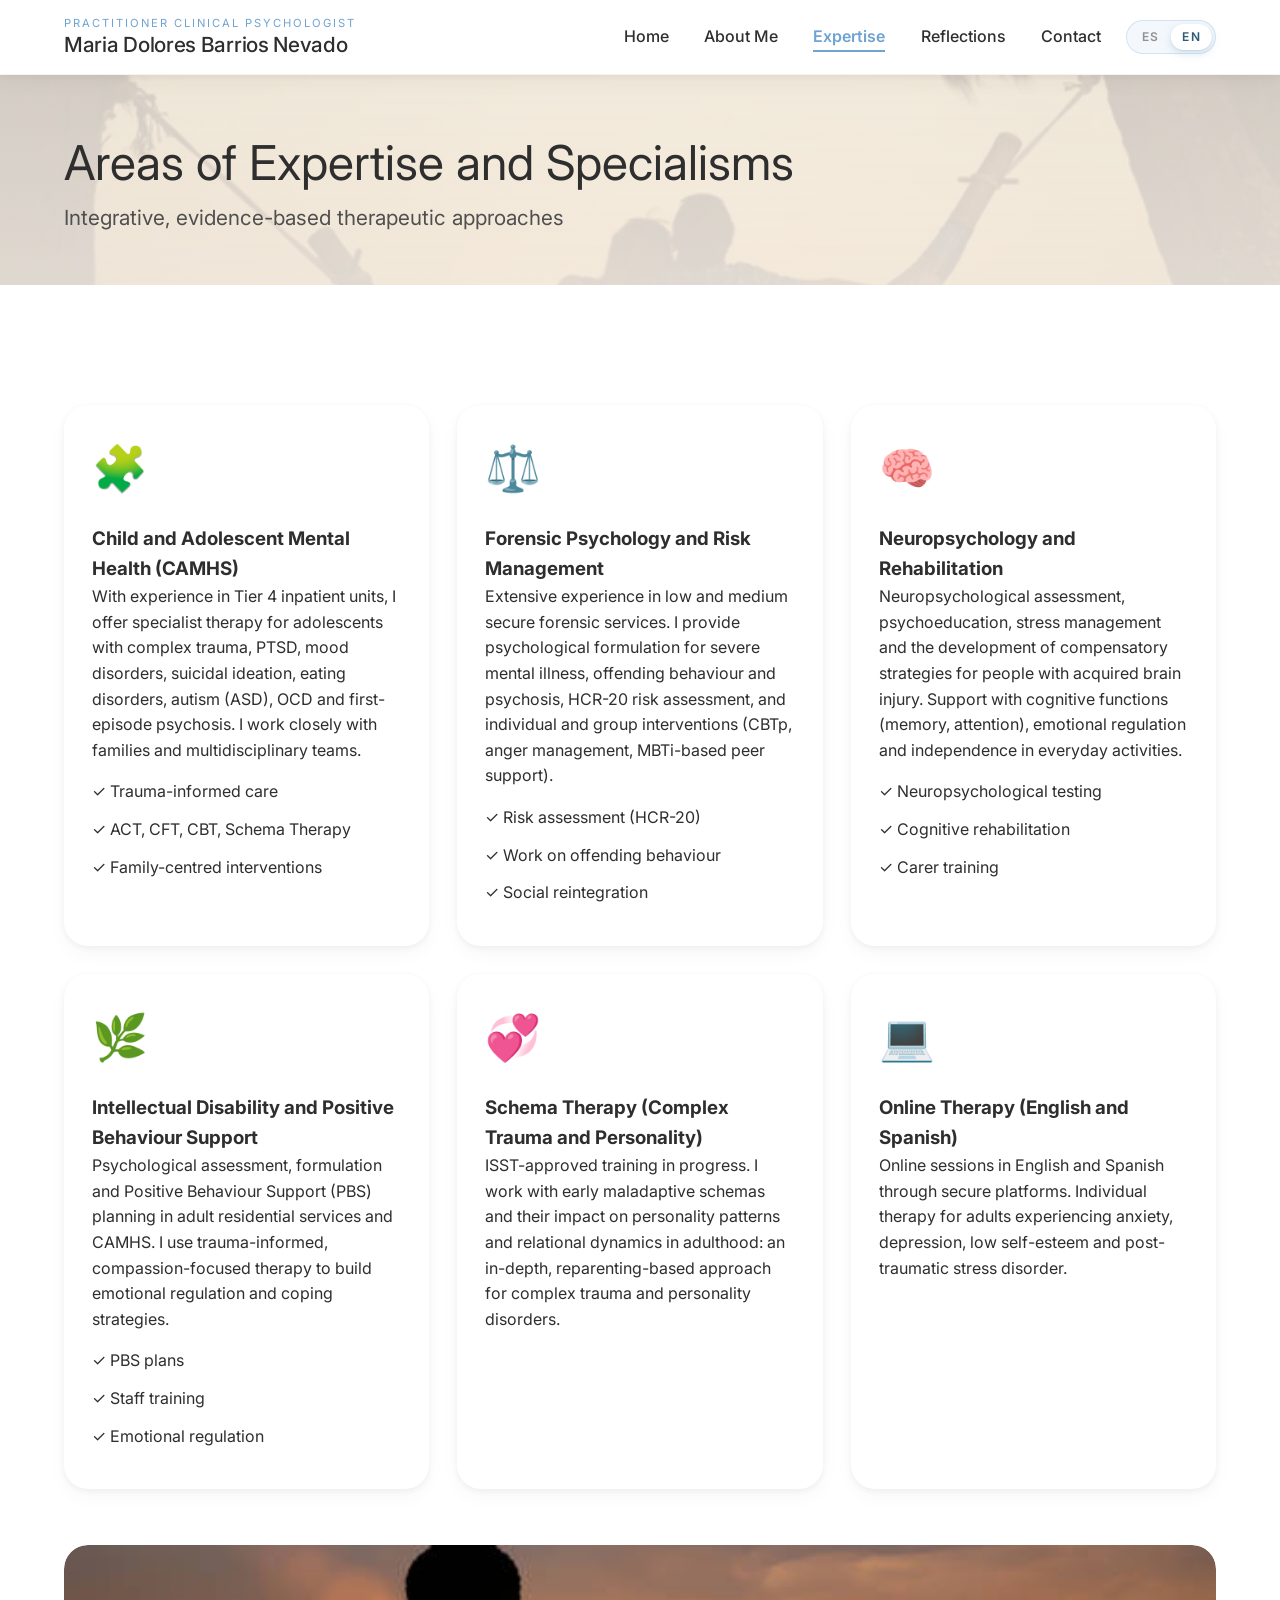
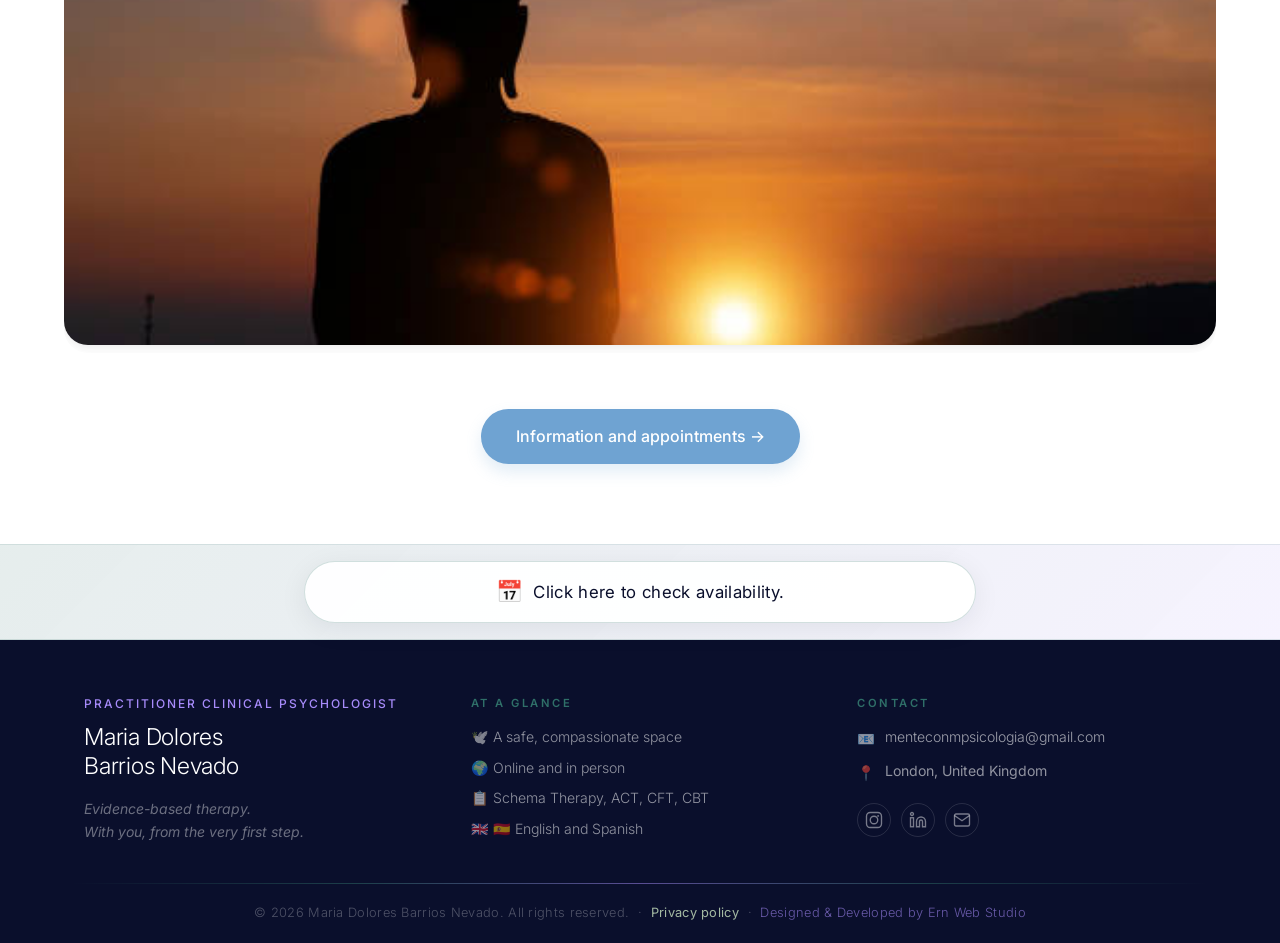
<file: en/calisma-alanlari.html>
﻿<!DOCTYPE html>
<html lang="en">
<head>
  <meta charset="UTF-8">
  <meta name="viewport" content="width=device-width, initial-scale=1.0">
  <script src="../js/lang-boot.js"></script>
  <title>Areas of Expertise · Maria Dolores Barrios Nevado | Clinical Psychologist</title>
  <meta name="description" content="Areas of expertise of Maria Dolores Barrios Nevado, clinical psychologist: child and adolescent mental health, forensic psychology, neuropsychology, schema therapy, online therapy and more.">
  <meta name="robots" content="index,follow">
  <link rel="canonical" href="https://menteconmpsicologia.com/en/calisma-alanlari.html">
  <link rel="alternate" hreflang="es" href="https://menteconmpsicologia.com/calisma-alanlari.html">
  <link rel="alternate" hreflang="en" href="https://menteconmpsicologia.com/en/calisma-alanlari.html">
  <link rel="alternate" hreflang="x-default" href="https://menteconmpsicologia.com/calisma-alanlari.html">
  <meta property="og:type" content="website">
  <meta property="og:url" content="https://menteconmpsicologia.com/en/calisma-alanlari.html">
  <meta property="og:title" content="Areas of Expertise · Maria Dolores Barrios Nevado | Clinical Psychologist">
  <meta property="og:description" content="Areas of expertise of Maria Dolores Barrios Nevado, clinical psychologist: child and adolescent mental health, forensic psychology, neuropsychology, schema therapy, online therapy and more.">
  <meta property="og:locale" content="en_GB">
  <meta property="og:locale:alternate" content="es_ES">
  <meta property="og:image" content="https://menteconmpsicologia.com/images/anasayfa/Mar1.png">
  <meta name="twitter:card" content="summary_large_image">
  <meta name="twitter:title" content="Areas of Expertise · Maria Dolores Barrios Nevado | Clinical Psychologist">
  <meta name="twitter:description" content="Areas of expertise of Maria Dolores Barrios Nevado, clinical psychologist: child and adolescent mental health, forensic psychology, neuropsychology, schema therapy, online therapy and more.">
  <meta name="twitter:image" content="https://menteconmpsicologia.com/images/anasayfa/Mar1.png">
  <link rel="preconnect" href="https://fonts.googleapis.com">
  <link rel="preconnect" href="https://fonts.gstatic.com" crossorigin>
  <link href="https://fonts.googleapis.com/css2?family=Inter:opsz,wght@14..32,300;14..32,400;14..32,500;14..32,600&family=Poppins:wght@300;400;500;600&display=swap" rel="stylesheet">
  <link rel="stylesheet" href="../css/style.css">
</head>
<body>
  <header class="site-header">
    <div class="container header-container">
      <div class="logo logo-signature">
        <a href="index.html">
          <span class="logo-subtitle">Practitioner Clinical Psychologist</span>
          <span class="logo-name">Maria Dolores Barrios Nevado</span>
        </a>
      </div>
      <nav class="main-nav" id="mainNav" aria-label="Main navigation">
        <ul class="nav-list">
          <li><a href="index.html">Home</a></li>
          <li><a href="hakkimda.html">About Me</a></li>
          <li><a href="calisma-alanlari.html" class="active" aria-current="page">Expertise</a></li>
          <li><a href="blog.html">Reflections</a></li>
          <li><a href="iletisim.html">Contact</a></li>
        </ul>
        <div class="lang-switch" role="group" aria-label="Language" data-active="en">
          <a href="../calisma-alanlari.html" class="lang-switch__link" lang="es" hreflang="es" aria-label="Español" data-lang-switch="es"><span>ES</span></a>
          <a href="calisma-alanlari.html" class="lang-switch__link is-active" lang="en" hreflang="en" aria-label="English" aria-current="true" data-lang-switch="en"><span>EN</span></a>
        </div>
      </nav>
      <button class="mobile-menu-toggle" id="menuToggle" type="button" aria-label="Open or close main menu" aria-controls="mainNav" aria-expanded="false">
        <span></span><span></span><span></span>
      </button>
    </div>
  </header>

  <main id="main-content">
    <!-- Encabezado de página -->
    <section class="page-header page-header-image section-padding-sm" style="background-image: linear-gradient(rgba(245, 239, 230, 0.85), rgba(245, 239, 230, 0.9)), url('../images/calisma-alanlari/4.jpg'); background-size: cover; background-position: center;">
      <div class="container">
        <h1 class="page-title">Areas of Expertise and Specialisms</h1>
        <p class="page-sub">Integrative, evidence-based therapeutic approaches</p>
      </div>
    </section>

    <!-- Listado de áreas de especialización -->
    <section class="services-detail section-padding">
      <div class="container">
        <div class="card-grid">
          <!-- 1. Salud Mental Infantojuvenil (CAMHS) -->
          <article class="service-detail-card soft-card fade-in">
            <div class="service-icon-large">🧩</div>
            <h3>Child and Adolescent Mental Health (CAMHS)</h3>
            <p>With experience in Tier 4 inpatient units, I offer specialist therapy for adolescents with complex trauma, PTSD, mood disorders, suicidal ideation, eating disorders, autism (ASD), OCD and first-episode psychosis. I work closely with families and multidisciplinary teams.</p>
            <ul class="clean-list mt-1">
              <li>✓ Trauma-informed care</li>
              <li>✓ ACT, CFT, CBT, Schema Therapy</li>
              <li>✓ Family-centred interventions</li>
            </ul>
          </article>

          <!-- 2. Psicología Forense y Gestión de Riesgos -->
          <article class="service-detail-card soft-card fade-in">
            <div class="service-icon-large">⚖️</div>
            <h3>Forensic Psychology and Risk Management</h3>
            <p>Extensive experience in low and medium secure forensic services. I provide psychological formulation for severe mental illness, offending behaviour and psychosis, HCR-20 risk assessment, and individual and group interventions (CBTp, anger management, MBTi-based peer support).</p>
            <ul class="clean-list mt-1">
              <li>✓ Risk assessment (HCR-20)</li>
              <li>✓ Work on offending behaviour</li>
              <li>✓ Social reintegration</li>
            </ul>
          </article>

          <!-- 3. Neuropsicología y Rehabilitación -->
          <article class="service-detail-card soft-card fade-in">
            <div class="service-icon-large">🧠</div>
            <h3>Neuropsychology and Rehabilitation</h3>
            <p>Neuropsychological assessment, psychoeducation, stress management and the development of compensatory strategies for people with acquired brain injury. Support with cognitive functions (memory, attention), emotional regulation and independence in everyday activities.</p>
            <ul class="clean-list mt-1">
              <li>✓ Neuropsychological testing</li>
              <li>✓ Cognitive rehabilitation</li>
              <li>✓ Carer training</li>
            </ul>
          </article>

          <!-- 4. Discapacidad Intelectual y Apoyo Conductual Positivo -->
          <article class="service-detail-card soft-card fade-in">
            <div class="service-icon-large">🌿</div>
            <h3>Intellectual Disability and Positive Behaviour Support</h3>
            <p>Psychological assessment, formulation and Positive Behaviour Support (PBS) planning in adult residential services and CAMHS. I use trauma-informed, compassion-focused therapy to build emotional regulation and coping strategies.</p>
            <ul class="clean-list mt-1">
              <li>✓ PBS plans</li>
              <li>✓ Staff training</li>
              <li>✓ Emotional regulation</li>
            </ul>
          </article>

          <!-- 5. Terapia de Esquemas (Trauma Complejo y Personalidad) -->
          <article class="service-detail-card soft-card fade-in">
            <div class="service-icon-large">💞</div>
            <h3>Schema Therapy (Complex Trauma and Personality)</h3>
            <p>ISST-approved training in progress. I work with early maladaptive schemas and their impact on personality patterns and relational dynamics in adulthood: an in-depth, reparenting-based approach for complex trauma and personality disorders.</p>
          </article>

          <!-- 6. Terapia Online (Inglés y Español) -->
          <article class="service-detail-card soft-card fade-in">
            <div class="service-icon-large">💻</div>
            <h3>Online Therapy (English and Spanish)</h3>
            <p>Online sessions in English and Spanish through secure platforms. Individual therapy for adults experiencing anxiety, depression, low self-esteem and post-traumatic stress disorder.</p>
          </article>
        </div>

        <!-- Imagen adicional -->
        <div class="content-image mt-3 fade-in">
          <img src="../images/calisma-alanlari/relax3.jpg" alt="Calm therapeutic setting" class="full-width-img soft-card" style="padding: 0; overflow: hidden;">
        </div>

        <!-- Botón de contacto -->
        <div class="text-center mt-3">
          <a href="iletisim.html" class="btn btn-primary">Information and appointments →</a>
        </div>
      </div>
    </section>
  </main>

  <!-- Scheduling CTA (opens calendar modal — js/schedule-calendar.js) -->
  <section class="sched-cta" aria-label="Check appointment availability">
    <div class="sched-cta__inner container">
      <div class="sched-cta__slot" id="reserva">
        <button type="button" class="sched-cta__link sched-cta__trigger" aria-haspopup="dialog" aria-expanded="false" aria-controls="sched-calendar-dialog"><span class="sched-cta__icon" aria-hidden="true">📅</span><span class="sched-cta__label">Click here to check availability.</span></button>
      </div>
    </div>
  </section>

 
      <!-- FOOTER - Koyu Mavi Tema, 3 Kolonlu, Profesyonel Hizalama -->
<footer class="site-footer-elegant">

  <div class="sfe-top">
    <div class="sfe-container">

      <!-- Col 1: Brand -->
      <div class="sfe-brand">
        <p class="sfe-brand-role">Practitioner Clinical Psychologist</p>
        <p class="sfe-brand-name">Maria Dolores<br>Barrios Nevado</p>
        <p class="sfe-brand-tagline">Evidence-based therapy.<br>With you, from the very first step.</p>
      </div>

      <!-- Col 2: Información Rápida -->
      <div class="sfe-col">
        <p class="sfe-col-title">At a Glance</p>
        <ul class="sfe-links sfe-links--info">
          <li>🕊️ A safe, compassionate space</li>
          <li>🌍 Online and in person</li>
          <li>📋 Schema Therapy, ACT, CFT, CBT</li>
          <li>🇬🇧 🇪🇸 English and Spanish</li>
        </ul>
      </div>

      <!-- Col 3: Contacto -->
      <div class="sfe-col">
        <p class="sfe-col-title">Contact</p>
        <ul class="sfe-links sfe-links--contact">
          <li>
            <span class="sfe-contact-icon">📧</span>
            <a href="mailto:menteconmpsicologia@gmail.com">menteconmpsicologia@gmail.com</a>
          </li>
          <li>
            <span class="sfe-contact-icon">📍</span>
            <span>London, United Kingdom</span>
          </li>
        </ul>

        <!-- Social icons -->
        <div class="sfe-social">
          <a href="https://instagram.com/menteconmpsicologia" class="sfe-social-link" aria-label="Instagram" target="_blank" rel="noopener">
            <svg width="18" height="18" viewBox="0 0 24 24" fill="none" stroke="currentColor" stroke-width="1.8">
              <rect x="2" y="2" width="20" height="20" rx="5" ry="5"/>
              <circle cx="12" cy="12" r="5"/>
              <circle cx="17.5" cy="6.5" r="1.2" fill="currentColor" stroke="none"/>
            </svg>
          </a>
          <a href="https://linkedin.com/in/menteconmpsicologia" class="sfe-social-link" aria-label="LinkedIn" target="_blank" rel="noopener">
            <svg width="18" height="18" viewBox="0 0 24 24" fill="none" stroke="currentColor" stroke-width="1.8">
              <path d="M16 8a6 6 0 0 1 6 6v7h-4v-7a2 2 0 0 0-2-2 2 2 0 0 0-2 2v7h-4v-7a6 6 0 0 1 6-6z"/>
              <rect x="2" y="9" width="4" height="12"/>
              <circle cx="4" cy="4" r="2"/>
            </svg>
          </a>
          <a href="mailto:menteconmpsicologia@gmail.com" class="sfe-social-link" aria-label="Email" >
            <svg width="18" height="18" viewBox="0 0 24 24" fill="none" stroke="currentColor" stroke-width="1.8">
              <path d="M4 4h16c1.1 0 2 .9 2 2v12c0 1.1-.9 2-2 2H4c-1.1 0-2-.9-2-2V6c0-1.1.9-2 2-2z"/>
              <polyline points="22,6 12,13 2,6"/>
            </svg>
          </a>
        </div>
      </div>

    </div>
  </div>

  <!-- Divider -->
  <div class="sfe-divider-wrap">
    <div class="sfe-divider"></div>
  </div>

  <!-- Subfooter -->
  <div class="sfe-bottom">
    <div class="sfe-container sfe-bottom-inner">
      <p class="sfe-copy">
        © 2026 Maria Dolores Barrios Nevado. All rights reserved. &nbsp;·&nbsp;
        <a href="privacy-policy.html" class="sfe-privacy-link">Privacy policy</a>
        &nbsp;·&nbsp;
        <a href="https://www.ernwebstudio.com/" class="sfe-dev-link" target="_blank" rel="noopener noreferrer">
          Designed &amp; Developed by Ern Web Studio
        </a>
      </p>
    </div>
  </div>

</footer>
  <script src="../js/i18n.js" defer></script>
  <script src="../js/site-config.js" defer></script>
  <script src="../js/script.js" defer></script>
  <script src="../js/schedule-calendar.js" defer></script>
</body>
</html>
</file>
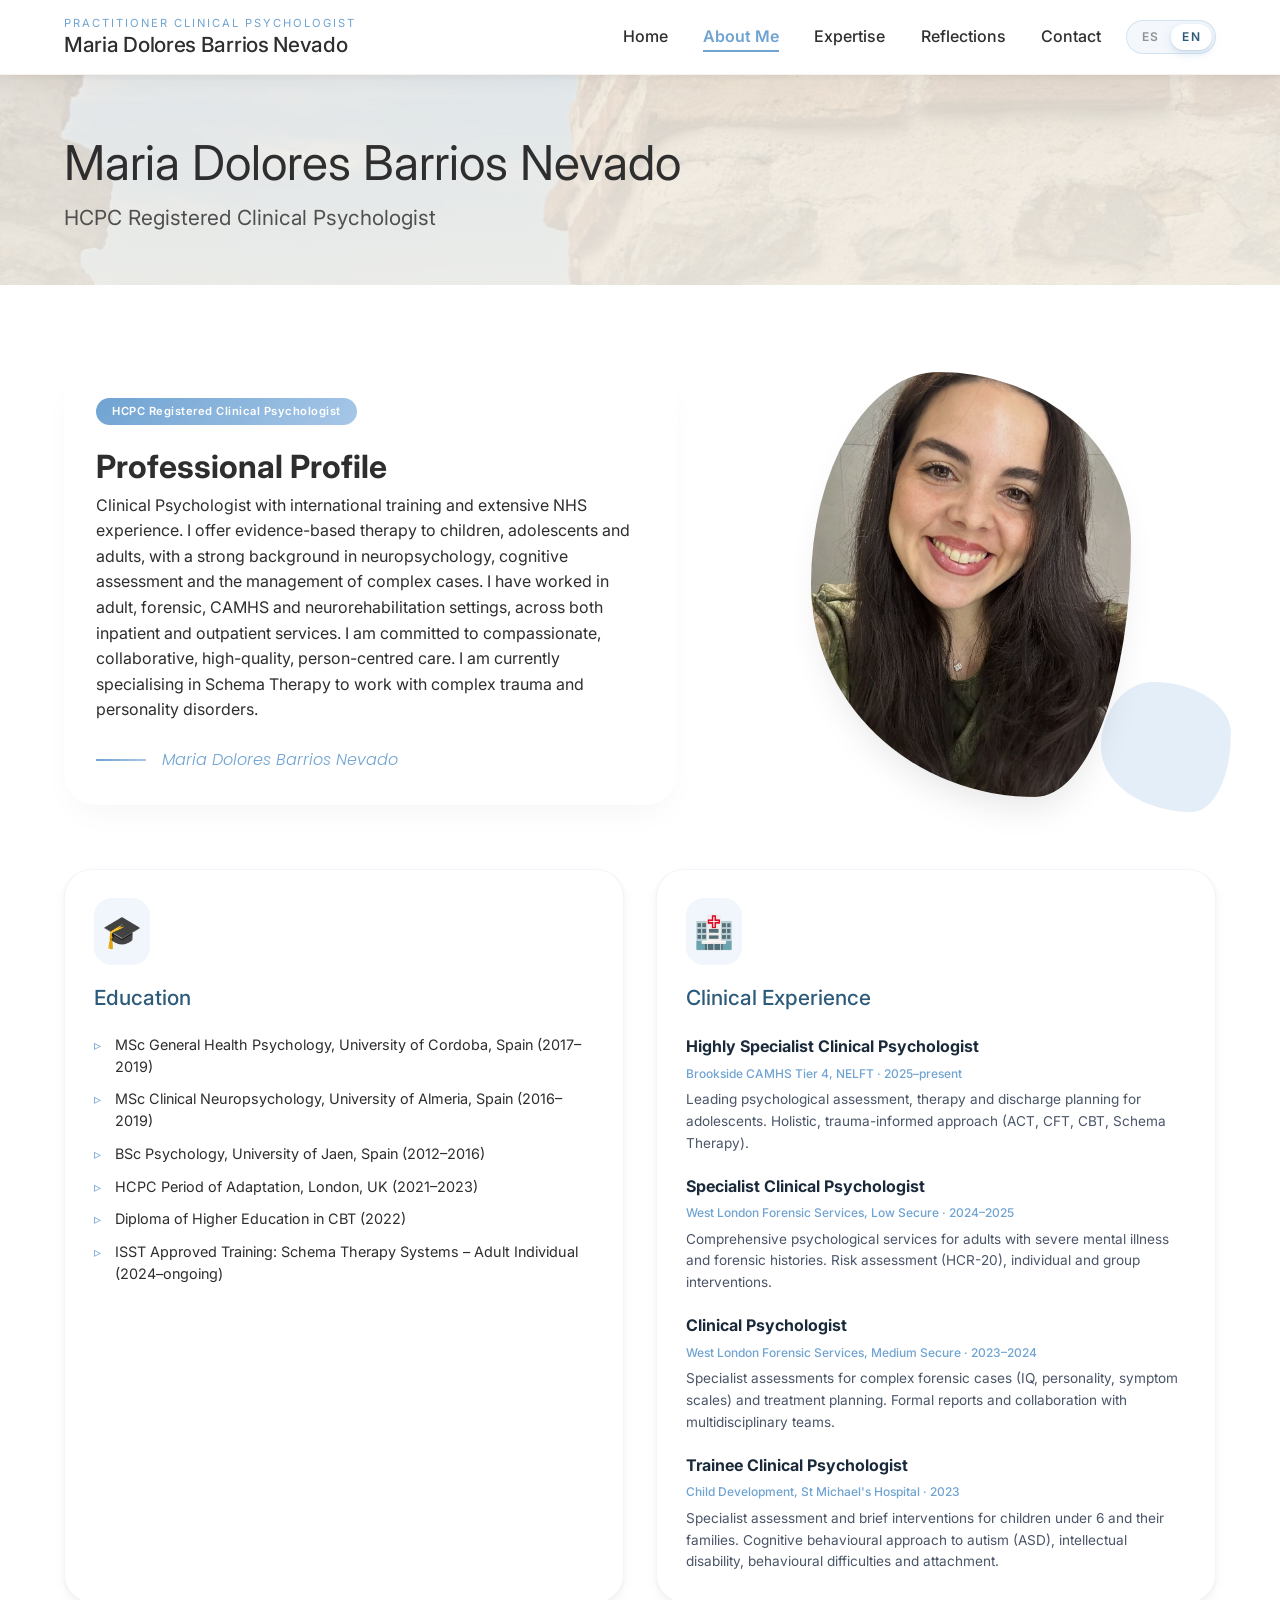
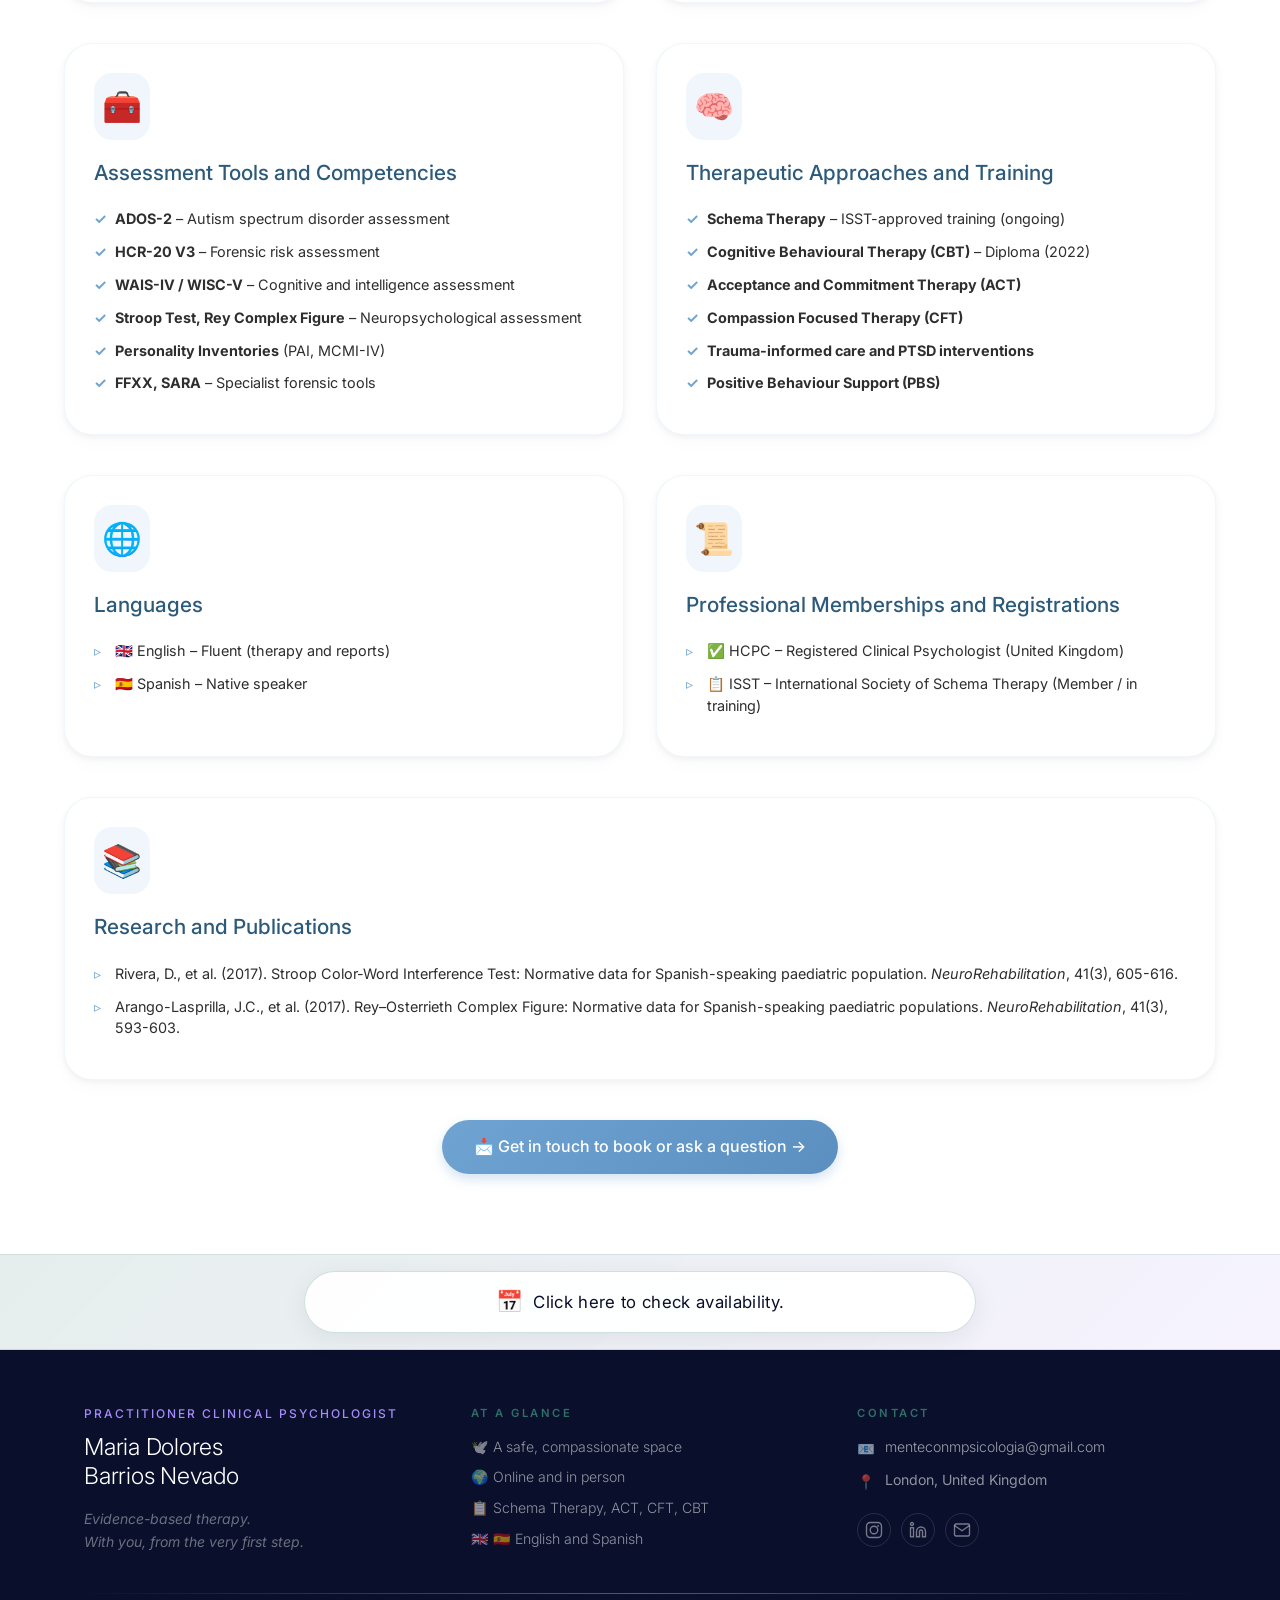
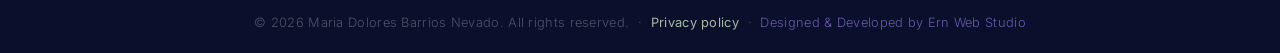
<file: en/hakkimda.html>
﻿<!DOCTYPE html>
<html lang="en">
<head>
  <meta charset="UTF-8">
  <meta name="viewport" content="width=device-width, initial-scale=1.0">
  <script src="../js/lang-boot.js"></script>
  <title>About Me · Maria Dolores Barrios Nevado</title>
  <meta name="description" content="Clinical psychologist Maria Dolores Barrios Nevado: training, clinical experience, assessment tools and therapeutic approaches.">
  <meta name="robots" content="index,follow">
  <link rel="canonical" href="https://menteconmpsicologia.com/en/hakkimda.html">
  <link rel="alternate" hreflang="es" href="https://menteconmpsicologia.com/hakkimda.html">
  <link rel="alternate" hreflang="en" href="https://menteconmpsicologia.com/en/hakkimda.html">
  <link rel="alternate" hreflang="x-default" href="https://menteconmpsicologia.com/hakkimda.html">
  <meta property="og:type" content="website">
  <meta property="og:url" content="https://menteconmpsicologia.com/en/hakkimda.html">
  <meta property="og:title" content="About Me · Maria Dolores Barrios Nevado">
  <meta property="og:description" content="Clinical psychologist Maria Dolores Barrios Nevado: training, clinical experience, assessment tools and therapeutic approaches.">
  <meta property="og:locale" content="en_GB">
  <meta property="og:locale:alternate" content="es_ES">
  <meta property="og:image" content="https://menteconmpsicologia.com/images/anasayfa/Mar1.png">
  <meta name="twitter:card" content="summary_large_image">
  <meta name="twitter:title" content="About Me · Maria Dolores Barrios Nevado">
  <meta name="twitter:description" content="Clinical psychologist Maria Dolores Barrios Nevado: training, clinical experience, assessment tools and therapeutic approaches.">
  <meta name="twitter:image" content="https://menteconmpsicologia.com/images/anasayfa/Mar1.png">
  <link rel="preconnect" href="https://fonts.googleapis.com">
  <link rel="preconnect" href="https://fonts.gstatic.com" crossorigin>
  <link href="https://fonts.googleapis.com/css2?family=Inter:opsz,wght@14..32,300;14..32,400;14..32,500;14..32,600&family=Poppins:wght@300;400;500;600&display=swap" rel="stylesheet">
  <link rel="stylesheet" href="../css/style.css">
</head>
<body>
  <header class="site-header">
    <div class="container header-container">
      <div class="logo logo-signature">
        <a href="index.html">
          <span class="logo-subtitle">Practitioner Clinical Psychologist</span>
          <span class="logo-name">Maria Dolores Barrios Nevado</span>
        </a>
      </div>
      <nav class="main-nav" id="mainNav" aria-label="Main navigation">
        <ul class="nav-list">
          <li><a href="index.html">Home</a></li>
          <li><a href="hakkimda.html" class="active" aria-current="page">About Me</a></li>
          <li><a href="calisma-alanlari.html">Expertise</a></li>
          <li><a href="blog.html">Reflections</a></li>
          <li><a href="iletisim.html">Contact</a></li>
        </ul>
        <div class="lang-switch" role="group" aria-label="Language" data-active="en">
          <a href="../hakkimda.html" class="lang-switch__link" lang="es" hreflang="es" aria-label="Español" data-lang-switch="es"><span>ES</span></a>
          <a href="hakkimda.html" class="lang-switch__link is-active" lang="en" hreflang="en" aria-label="English" aria-current="true" data-lang-switch="en"><span>EN</span></a>
        </div>
      </nav>
      <button class="mobile-menu-toggle" id="menuToggle" type="button" aria-label="Open or close main menu" aria-controls="mainNav" aria-expanded="false">
        <span></span><span></span><span></span>
      </button>
    </div>
  </header>

  <main id="main-content">
    <section class="page-header page-header-image section-padding-sm" style="background-image: linear-gradient(rgba(245, 239, 230, 0.85), rgba(245, 239, 230, 0.9)), url('../images/hakkimda/who1.jpg'); background-size: cover; background-position: center 30%;">
      <div class="container">
        <h1 class="page-title">Maria Dolores Barrios Nevado</h1>
        <p class="page-sub">HCPC Registered Clinical Psychologist</p>
      </div>
    </section>

    <section class="about-content section-padding">
      <div class="container">
        <div class="profile-modern-grid fade-in">
          <div class="profile-text-card">
            <div class="profile-badge">HCPC Registered Clinical Psychologist</div>
            <h2>Professional Profile</h2>
            <p>Clinical Psychologist with international training and extensive NHS experience. I offer evidence-based therapy to children, adolescents and adults, with a strong background in neuropsychology, cognitive assessment and the management of complex cases. I have worked in adult, forensic, CAMHS and neurorehabilitation settings, across both inpatient and outpatient services. I am committed to compassionate, collaborative, high-quality, person-centred care. I am currently specialising in Schema Therapy to work with complex trauma and personality disorders.</p>
            <div class="signature-modern">
              <span class="signature-line"></span>
              <span class="signature-name">Maria Dolores Barrios Nevado</span>
            </div>
          </div>
          <div class="profile-image-card">
            <div class="img-frame">
              <img src="../images/hakkimda/who2.JPG" alt="Maria Dolores Barrios Nevado - Professional portrait">
            </div>
            <div class="img-accent-bg"></div>
          </div>
        </div>

        <div class="two-columns-grid mt-4">
          <div class="modern-card fade-in">
            <div class="card-header-icon">🎓</div>
            <h3>Education</h3>
            <ul class="modern-list">
              <li>MSc General Health Psychology, University of Cordoba, Spain (2017–2019)</li>
              <li>MSc Clinical Neuropsychology, University of Almeria, Spain (2016–2019)</li>
              <li>BSc Psychology, University of Jaen, Spain (2012–2016)</li>
              <li>HCPC Period of Adaptation, London, UK (2021–2023)</li>
              <li>Diploma of Higher Education in CBT (2022)</li>
              <li>ISST Approved Training: Schema Therapy Systems – Adult Individual (2024–ongoing)</li>
            </ul>
          </div>
          <div class="modern-card fade-in">
            <div class="card-header-icon">🏥</div>
            <h3>Clinical Experience</h3>
            <div class="experience-compact">
              <div class="exp-item">
                <strong>Highly Specialist Clinical Psychologist</strong>
                <span class="exp-date">Brookside CAMHS Tier 4, NELFT · 2025–present</span>
                <p>Leading psychological assessment, therapy and discharge planning for adolescents. Holistic, trauma-informed approach (ACT, CFT, CBT, Schema Therapy).</p>
              </div>
              <div class="exp-item">
                <strong>Specialist Clinical Psychologist</strong>
                <span class="exp-date">West London Forensic Services, Low Secure · 2024–2025</span>
                <p>Comprehensive psychological services for adults with severe mental illness and forensic histories. Risk assessment (HCR-20), individual and group interventions.</p>
              </div>
              <div class="exp-item">
                <strong>Clinical Psychologist</strong>
                <span class="exp-date">West London Forensic Services, Medium Secure · 2023–2024</span>
                <p>Specialist assessments for complex forensic cases (IQ, personality, symptom scales) and treatment planning. Formal reports and collaboration with multidisciplinary teams.</p>
              </div>
              <div class="exp-item">
                <strong>Trainee Clinical Psychologist</strong>
                <span class="exp-date">Child Development, St Michael's Hospital · 2023</span>
                <p>Specialist assessment and brief interventions for children under 6 and their families. Cognitive behavioural approach to autism (ASD), intellectual disability, behavioural difficulties and attachment.</p>
              </div>
            </div>
          </div>
        </div>

        <div class="two-columns-grid mt-4">
          <div class="modern-card fade-in">
            <div class="card-header-icon">🧰</div>
            <h3>Assessment Tools and Competencies</h3>
            <ul class="modern-list check-list">
              <li><strong>ADOS-2</strong> – Autism spectrum disorder assessment</li>
              <li><strong>HCR-20 V3</strong> – Forensic risk assessment</li>
              <li><strong>WAIS-IV / WISC-V</strong> – Cognitive and intelligence assessment</li>
              <li><strong>Stroop Test, Rey Complex Figure</strong> – Neuropsychological assessment</li>
              <li><strong>Personality Inventories</strong> (PAI, MCMI-IV)</li>
              <li><strong>FFXX, SARA</strong> – Specialist forensic tools</li>
            </ul>
          </div>
          <div class="modern-card fade-in">
            <div class="card-header-icon">🧠</div>
            <h3>Therapeutic Approaches and Training</h3>
            <ul class="modern-list check-list">
              <li><strong>Schema Therapy</strong> – ISST-approved training (ongoing)</li>
              <li><strong>Cognitive Behavioural Therapy (CBT)</strong> – Diploma (2022)</li>
              <li><strong>Acceptance and Commitment Therapy (ACT)</strong></li>
              <li><strong>Compassion Focused Therapy (CFT)</strong></li>
              <li><strong>Trauma-informed care and PTSD interventions</strong></li>
              <li><strong>Positive Behaviour Support (PBS)</strong></li>
            </ul>
          </div>
        </div>

        <div class="two-columns-grid mt-4">
          <div class="modern-card fade-in">
            <div class="card-header-icon">🌐</div>
            <h3>Languages</h3>
            <ul class="modern-list">
              <li>🇬🇧 English – Fluent (therapy and reports)</li>
              <li>🇪🇸 Spanish – Native speaker</li>
            </ul>
          </div>
          <div class="modern-card fade-in">
            <div class="card-header-icon">📜</div>
            <h3>Professional Memberships and Registrations</h3>
            <ul class="modern-list">
              <li>✅ HCPC – Registered Clinical Psychologist (United Kingdom)</li>
              <li>📋 ISST – International Society of Schema Therapy (Member / in training)</li>
            </ul>
          </div>
        </div>

        <div class="modern-card full-width fade-in mt-4">
          <div class="card-header-icon">📚</div>
          <h3>Research and Publications</h3>
          <ul class="modern-list">
            <li>Rivera, D., et al. (2017). Stroop Color-Word Interference Test: Normative data for Spanish-speaking paediatric population. <em>NeuroRehabilitation</em>, 41(3), 605-616.</li>
            <li>Arango-Lasprilla, J.C., et al. (2017). Rey–Osterrieth Complex Figure: Normative data for Spanish-speaking paediatric populations. <em>NeuroRehabilitation</em>, 41(3), 593-603.</li>
          </ul>
        </div>

        <div class="text-center mt-4 fade-in">
          <a href="iletisim.html" class="btn-elegant">📩 Get in touch to book or ask a question →</a>
        </div>
      </div>
    </section>
  </main>

  <!-- Scheduling CTA (opens calendar modal — js/schedule-calendar.js) -->
  <section class="sched-cta" aria-label="Check appointment availability">
    <div class="sched-cta__inner container">
      <div class="sched-cta__slot" id="reserva">
        <button type="button" class="sched-cta__link sched-cta__trigger" aria-haspopup="dialog" aria-expanded="false" aria-controls="sched-calendar-dialog"><span class="sched-cta__icon" aria-hidden="true">📅</span><span class="sched-cta__label">Click here to check availability.</span></button>
      </div>
    </div>
  </section>

  <!-- FOOTER - Koyu Mavi Tema, 3 Kolonlu, Profesyonel Hizalama -->
<footer class="site-footer-elegant">

  <div class="sfe-top">
    <div class="sfe-container">

      <!-- Col 1: Brand -->
      <div class="sfe-brand">
        <p class="sfe-brand-role">Practitioner Clinical Psychologist</p>
        <p class="sfe-brand-name">Maria Dolores<br>Barrios Nevado</p>
        <p class="sfe-brand-tagline">Evidence-based therapy.<br>With you, from the very first step.</p>
      </div>

      <!-- Col 2: Información Rápida -->
      <div class="sfe-col">
        <p class="sfe-col-title">At a Glance</p>
        <ul class="sfe-links sfe-links--info">
          <li>🕊️ A safe, compassionate space</li>
          <li>🌍 Online and in person</li>
          <li>📋 Schema Therapy, ACT, CFT, CBT</li>
          <li>🇬🇧 🇪🇸 English and Spanish</li>
        </ul>
      </div>

      <!-- Col 3: Contacto -->
      <div class="sfe-col">
        <p class="sfe-col-title">Contact</p>
        <ul class="sfe-links sfe-links--contact">
          <li>
            <span class="sfe-contact-icon">📧</span>
            <a href="mailto:menteconmpsicologia@gmail.com">menteconmpsicologia@gmail.com</a>
          </li>
          <li>
            <span class="sfe-contact-icon">📍</span>
            <span>London, United Kingdom</span>
          </li>
        </ul>

        <!-- Social icons -->
        <div class="sfe-social">
          <a href="https://instagram.com/menteconmpsicologia" class="sfe-social-link" aria-label="Instagram" target="_blank" rel="noopener">
            <svg width="18" height="18" viewBox="0 0 24 24" fill="none" stroke="currentColor" stroke-width="1.8">
              <rect x="2" y="2" width="20" height="20" rx="5" ry="5"/>
              <circle cx="12" cy="12" r="5"/>
              <circle cx="17.5" cy="6.5" r="1.2" fill="currentColor" stroke="none"/>
            </svg>
          </a>
          <a href="https://linkedin.com/in/menteconmpsicologia" class="sfe-social-link" aria-label="LinkedIn" target="_blank" rel="noopener">
            <svg width="18" height="18" viewBox="0 0 24 24" fill="none" stroke="currentColor" stroke-width="1.8">
              <path d="M16 8a6 6 0 0 1 6 6v7h-4v-7a2 2 0 0 0-2-2 2 2 0 0 0-2 2v7h-4v-7a6 6 0 0 1 6-6z"/>
              <rect x="2" y="9" width="4" height="12"/>
              <circle cx="4" cy="4" r="2"/>
            </svg>
          </a>
          <a href="mailto:menteconmpsicologia@gmail.com" class="sfe-social-link" aria-label="Email" >
            <svg width="18" height="18" viewBox="0 0 24 24" fill="none" stroke="currentColor" stroke-width="1.8">
              <path d="M4 4h16c1.1 0 2 .9 2 2v12c0 1.1-.9 2-2 2H4c-1.1 0-2-.9-2-2V6c0-1.1.9-2 2-2z"/>
              <polyline points="22,6 12,13 2,6"/>
            </svg>
          </a>
        </div>
      </div>

    </div>
  </div>

  <!-- Divider -->
  <div class="sfe-divider-wrap">
    <div class="sfe-divider"></div>
  </div>

  <!-- Subfooter -->
  <div class="sfe-bottom">
    <div class="sfe-container sfe-bottom-inner">
      <p class="sfe-copy">
        © 2026 Maria Dolores Barrios Nevado. All rights reserved. &nbsp;·&nbsp;
        <a href="privacy-policy.html" class="sfe-privacy-link">Privacy policy</a>
        &nbsp;·&nbsp;
        <a href="https://www.ernwebstudio.com/" class="sfe-dev-link" target="_blank" rel="noopener noreferrer">
          Designed &amp; Developed by Ern Web Studio
        </a>
      </p>
    </div>
  </div>

</footer>
  <script src="../js/i18n.js" defer></script>
  <script src="../js/site-config.js" defer></script>
  <script src="../js/script.js" defer></script>
  <script src="../js/schedule-calendar.js" defer></script>
</body>
</html>
</file>
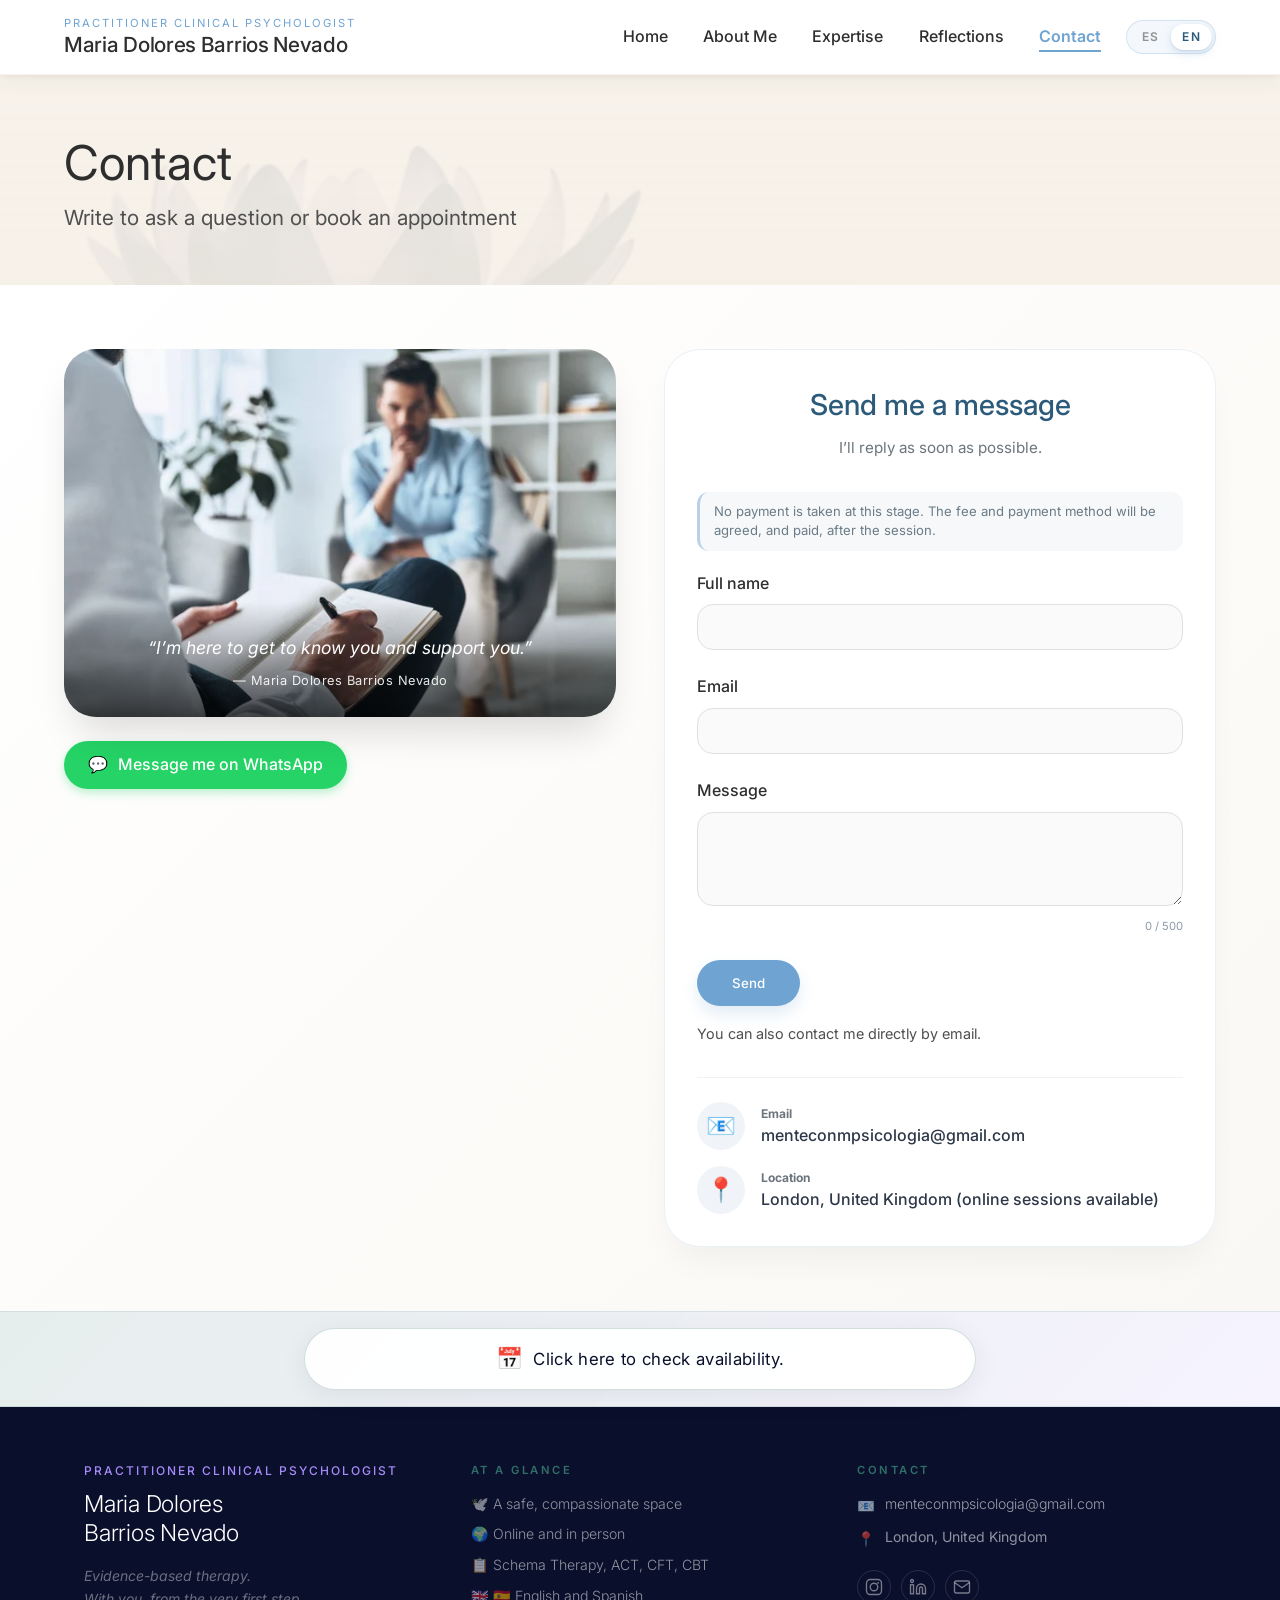
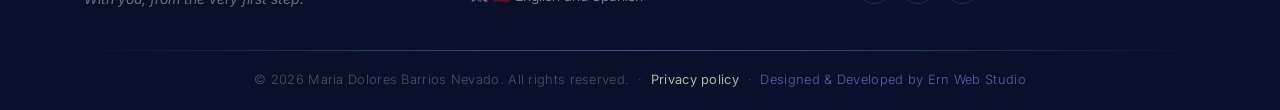
<file: en/iletisim.html>
﻿<!DOCTYPE html>
<html lang="en">
<head>
  <meta charset="UTF-8">
  <meta name="viewport" content="width=device-width, initial-scale=1.0">
  <script src="../js/lang-boot.js"></script>
  <title>Contact · Maria Dolores Barrios Nevado | Clinical Psychologist</title>
  <meta name="description" content="Contact Maria Dolores Barrios Nevado, clinical psychologist. Request an appointment or information through the form or by email.">
  <meta name="robots" content="index,follow">
  <link rel="canonical" href="https://menteconmpsicologia.com/en/iletisim.html">
  <link rel="alternate" hreflang="es" href="https://menteconmpsicologia.com/iletisim.html">
  <link rel="alternate" hreflang="en" href="https://menteconmpsicologia.com/en/iletisim.html">
  <link rel="alternate" hreflang="x-default" href="https://menteconmpsicologia.com/iletisim.html">
  <meta property="og:type" content="website">
  <meta property="og:url" content="https://menteconmpsicologia.com/en/iletisim.html">
  <meta property="og:title" content="Contact · Maria Dolores Barrios Nevado | Clinical Psychologist">
  <meta property="og:description" content="Contact Maria Dolores Barrios Nevado, clinical psychologist. Request an appointment or information through the form or by email.">
  <meta property="og:locale" content="en_GB">
  <meta property="og:locale:alternate" content="es_ES">
  <meta property="og:image" content="https://menteconmpsicologia.com/images/anasayfa/Mar1.png">
  <meta name="twitter:card" content="summary_large_image">
  <meta name="twitter:title" content="Contact · Maria Dolores Barrios Nevado | Clinical Psychologist">
  <meta name="twitter:description" content="Contact Maria Dolores Barrios Nevado, clinical psychologist. Request an appointment or information through the form or by email.">
  <meta name="twitter:image" content="https://menteconmpsicologia.com/images/anasayfa/Mar1.png">
  <link rel="dns-prefetch" href="https://emailjs-proxy.ercorumlueren.workers.dev">
  <link rel="preconnect" href="https://fonts.googleapis.com">
  <link rel="preconnect" href="https://fonts.gstatic.com" crossorigin>
  <link href="https://fonts.googleapis.com/css2?family=Inter:opsz,wght@14..32,300;14..32,400;14..32,500;14..32,600&family=Poppins:wght@300;400;500;600&display=swap" rel="stylesheet">
  <link rel="stylesheet" href="../css/style.css">
</head>
<body>
  <header class="site-header">
    <div class="container header-container">
      <div class="logo logo-signature">
        <a href="index.html">
          <span class="logo-subtitle">Practitioner Clinical Psychologist</span>
          <span class="logo-name">Maria Dolores Barrios Nevado</span>
        </a>
      </div>
      <nav class="main-nav" id="mainNav" aria-label="Main navigation">
        <ul class="nav-list">
          <li><a href="index.html">Home</a></li>
          <li><a href="hakkimda.html">About Me</a></li>
          <li><a href="calisma-alanlari.html">Expertise</a></li>
          <li><a href="blog.html">Reflections</a></li>
          <li><a href="iletisim.html" class="active" aria-current="page">Contact</a></li>
        </ul>
        <div class="lang-switch" role="group" aria-label="Language" data-active="en">
          <a href="../iletisim.html" class="lang-switch__link" lang="es" hreflang="es" aria-label="Español" data-lang-switch="es"><span>ES</span></a>
          <a href="iletisim.html" class="lang-switch__link is-active" lang="en" hreflang="en" aria-label="English" aria-current="true" data-lang-switch="en"><span>EN</span></a>
        </div>
      </nav>
      <button class="mobile-menu-toggle" id="menuToggle" type="button" aria-label="Open or close main menu" aria-controls="mainNav" aria-expanded="false">
        <span></span><span></span><span></span>
      </button>
    </div>
  </header>

  <main id="main-content">
    <!-- Encabezado de página -->
    <section class="page-header page-header-image section-padding-sm" style="background-image: linear-gradient(rgba(245, 239, 230, 0.85), rgba(245, 239, 230, 0.9)), url('../images/iletisim/3.jpg'); background-size: cover; background-position: center;">
      <div class="container">
        <h1 class="page-title">Contact</h1>
        <p class="page-sub">Write to ask a question or book an appointment</p>
      </div>
    </section>

    <!-- SECCIÓN DE CONTACTO: Imagen + Formulario + Información -->
    <section class="contact-modern section-padding">
      <div class="container contact-modern-grid">
        
        <!-- COLUMNA IZQUIERDA: Imagen + texto de confianza -->
        <div class="contact-visual fade-in">
          <div class="image-wrapper">
            <img src="../images/iletisim/psy1.jpg" alt="Professional psychology consulting room" class="contact-hero-img">
            <div class="img-overlay-text">
              <p>“I’m here to get to know you and support you.”</p>
              <span class="signature-small">— Maria Dolores Barrios Nevado</span>
            </div>
          </div>
          <!-- Botón rápido de WhatsApp (solo enlace, sin número visible) -->
          <a href="https://wa.me/34673418411?text=Hello,%20I%E2%80%99m%20getting%20in%20touch%20through%20your%20website." class="whatsapp-btn" target="_blank" rel="noopener noreferrer">
            <span>💬</span> Message me on WhatsApp
          </a>
        </div>

        <!-- COLUMNA DERECHA: Formulario + datos de contacto -->
        <div class="contact-form-wrapper fade-in">
          <div class="form-header">
            <h2>Send me a message</h2>
            <p>I’ll reply as soon as possible.</p>
          </div>

          <p class="contact-fee-disclaimer" role="note">
            No payment is taken at this stage. The fee and payment method will be agreed, and paid, after the session.
          </p>

          <div id="contact-plan-banner" class="contact-plan-banner" hidden>
            <div class="contact-plan-banner__inner">
              <span class="contact-plan-banner__label">Selected plan</span>
              <strong class="contact-plan-banner__value" id="contact-plan-banner-value"></strong>
              <button type="button" class="contact-plan-banner__clear" id="contact-plan-banner-clear" title="Choose another plan" aria-label="Go to the home page to choose another plan">Change</button>
            </div>
          </div>

          <form id="contactForm" action="#" method="POST" novalidate>
            <input type="hidden" id="appointment_date" name="appointment_date" value="">
            <input type="hidden" id="selected_plan" name="selected_plan" value="">
            <div class="form-group">
              <label for="name">Full name</label>
              <input type="text" id="name" name="name" maxlength="50" required>
            </div>
            <div class="form-group">
              <label for="email">Email</label>
              <input type="email" id="email" name="email" maxlength="100" required>
            </div>
            <div class="form-group">
              <label for="message">Message</label>
              <textarea id="message" name="message" rows="4" maxlength="500" required></textarea>
              <div class="char-counter" id="charCounter">0 / 500</div>
            </div>
            <button type="submit" class="btn btn-primary">Send</button>
            <div id="form-message" class="form-message" role="status" aria-live="polite"></div>
            <p class="form-note">You can also contact me directly by email.</p>
            <div id="formAlert" class="form-alert" style="display: none;"></div>
          </form> 
          <div id="form-success" class="alert alert-success" style="display:none;">
            <span>Your message has been sent! I’ll get back to you soon.</span>
          </div>

          <!-- Información de contacto rápida (solo email y ubicación) -->
          <div class="contact-quick">
            <div class="quick-item">
              <span class="quick-icon">📧</span>
              <div>
                <strong>Email</strong>
                <a href="mailto:menteconmpsicologia@gmail.com">menteconmpsicologia@gmail.com</a>
              </div>
            </div>
            <div class="quick-item">
              <span class="quick-icon">📍</span>
              <div>
                <strong>Location</strong>
                <span>London, United Kingdom (online sessions available)</span>
              </div>
            </div>
          </div>
        </div>
      </div>
    </section>
  </main>

  <!-- Scheduling CTA (opens calendar modal — js/schedule-calendar.js) -->
  <section class="sched-cta" aria-label="Check appointment availability">
    <div class="sched-cta__inner container">
      <div class="sched-cta__slot" id="reserva">
        <button type="button" class="sched-cta__link sched-cta__trigger" aria-haspopup="dialog" aria-expanded="false" aria-controls="sched-calendar-dialog"><span class="sched-cta__icon" aria-hidden="true">📅</span><span class="sched-cta__label">Click here to check availability.</span></button>
      </div>
    </div>
  </section>

  <!-- FOOTER - Koyu Mavi Tema, 3 Kolonlu, Profesyonel Hizalama -->
<footer class="site-footer-elegant">

  <div class="sfe-top">
    <div class="sfe-container">

      <!-- Col 1: Brand -->
      <div class="sfe-brand">
        <p class="sfe-brand-role">Practitioner Clinical Psychologist</p>
        <p class="sfe-brand-name">Maria Dolores<br>Barrios Nevado</p>
        <p class="sfe-brand-tagline">Evidence-based therapy.<br>With you, from the very first step.</p>
      </div>

      <!-- Col 2: Información Rápida -->
      <div class="sfe-col">
        <p class="sfe-col-title">At a Glance</p>
        <ul class="sfe-links sfe-links--info">
          <li>🕊️ A safe, compassionate space</li>
          <li>🌍 Online and in person</li>
          <li>📋 Schema Therapy, ACT, CFT, CBT</li>
          <li>🇬🇧 🇪🇸 English and Spanish</li>
        </ul>
      </div>

      <!-- Col 3: Contacto -->
      <div class="sfe-col">
        <p class="sfe-col-title">Contact</p>
        <ul class="sfe-links sfe-links--contact">
          <li>
            <span class="sfe-contact-icon">📧</span>
            <a href="mailto:menteconmpsicologia@gmail.com">menteconmpsicologia@gmail.com</a>
          </li>
          <li>
            <span class="sfe-contact-icon">📍</span>
            <span>London, United Kingdom</span>
          </li>
        </ul>

        <!-- Social icons -->
        <div class="sfe-social">
          <a href="https://instagram.com/menteconmpsicologia" class="sfe-social-link" aria-label="Instagram" target="_blank" rel="noopener">
            <svg width="18" height="18" viewBox="0 0 24 24" fill="none" stroke="currentColor" stroke-width="1.8">
              <rect x="2" y="2" width="20" height="20" rx="5" ry="5"/>
              <circle cx="12" cy="12" r="5"/>
              <circle cx="17.5" cy="6.5" r="1.2" fill="currentColor" stroke="none"/>
            </svg>
          </a>
          <a href="https://linkedin.com/in/menteconmpsicologia" class="sfe-social-link" aria-label="LinkedIn" target="_blank" rel="noopener">
            <svg width="18" height="18" viewBox="0 0 24 24" fill="none" stroke="currentColor" stroke-width="1.8">
              <path d="M16 8a6 6 0 0 1 6 6v7h-4v-7a2 2 0 0 0-2-2 2 2 0 0 0-2 2v7h-4v-7a6 6 0 0 1 6-6z"/>
              <rect x="2" y="9" width="4" height="12"/>
              <circle cx="4" cy="4" r="2"/>
            </svg>
          </a>
          <a href="mailto:menteconmpsicologia@gmail.com" class="sfe-social-link" aria-label="Email" >
            <svg width="18" height="18" viewBox="0 0 24 24" fill="none" stroke="currentColor" stroke-width="1.8">
              <path d="M4 4h16c1.1 0 2 .9 2 2v12c0 1.1-.9 2-2 2H4c-1.1 0-2-.9-2-2V6c0-1.1.9-2 2-2z"/>
              <polyline points="22,6 12,13 2,6"/>
            </svg>
          </a>
        </div>
      </div>

    </div>
  </div>

  <!-- Divider -->
  <div class="sfe-divider-wrap">
    <div class="sfe-divider"></div>
  </div>

  <!-- Subfooter -->
  <div class="sfe-bottom">
    <div class="sfe-container sfe-bottom-inner">
      <p class="sfe-copy">
        © 2026 Maria Dolores Barrios Nevado. All rights reserved. &nbsp;·&nbsp;
        <a href="privacy-policy.html" class="sfe-privacy-link">Privacy policy</a>
        &nbsp;·&nbsp;
        <a href="https://www.ernwebstudio.com/" class="sfe-dev-link" target="_blank" rel="noopener noreferrer">
          Designed &amp; Developed by Ern Web Studio
        </a>
      </p>
    </div>
  </div>

</footer>
  <script src="../js/i18n.js" defer></script>
  <script src="../js/site-config.js" defer></script>
  <script src="../js/script.js" defer></script>
  <script src="../js/schedule-calendar.js" defer></script>
</body>
</html>
</file>
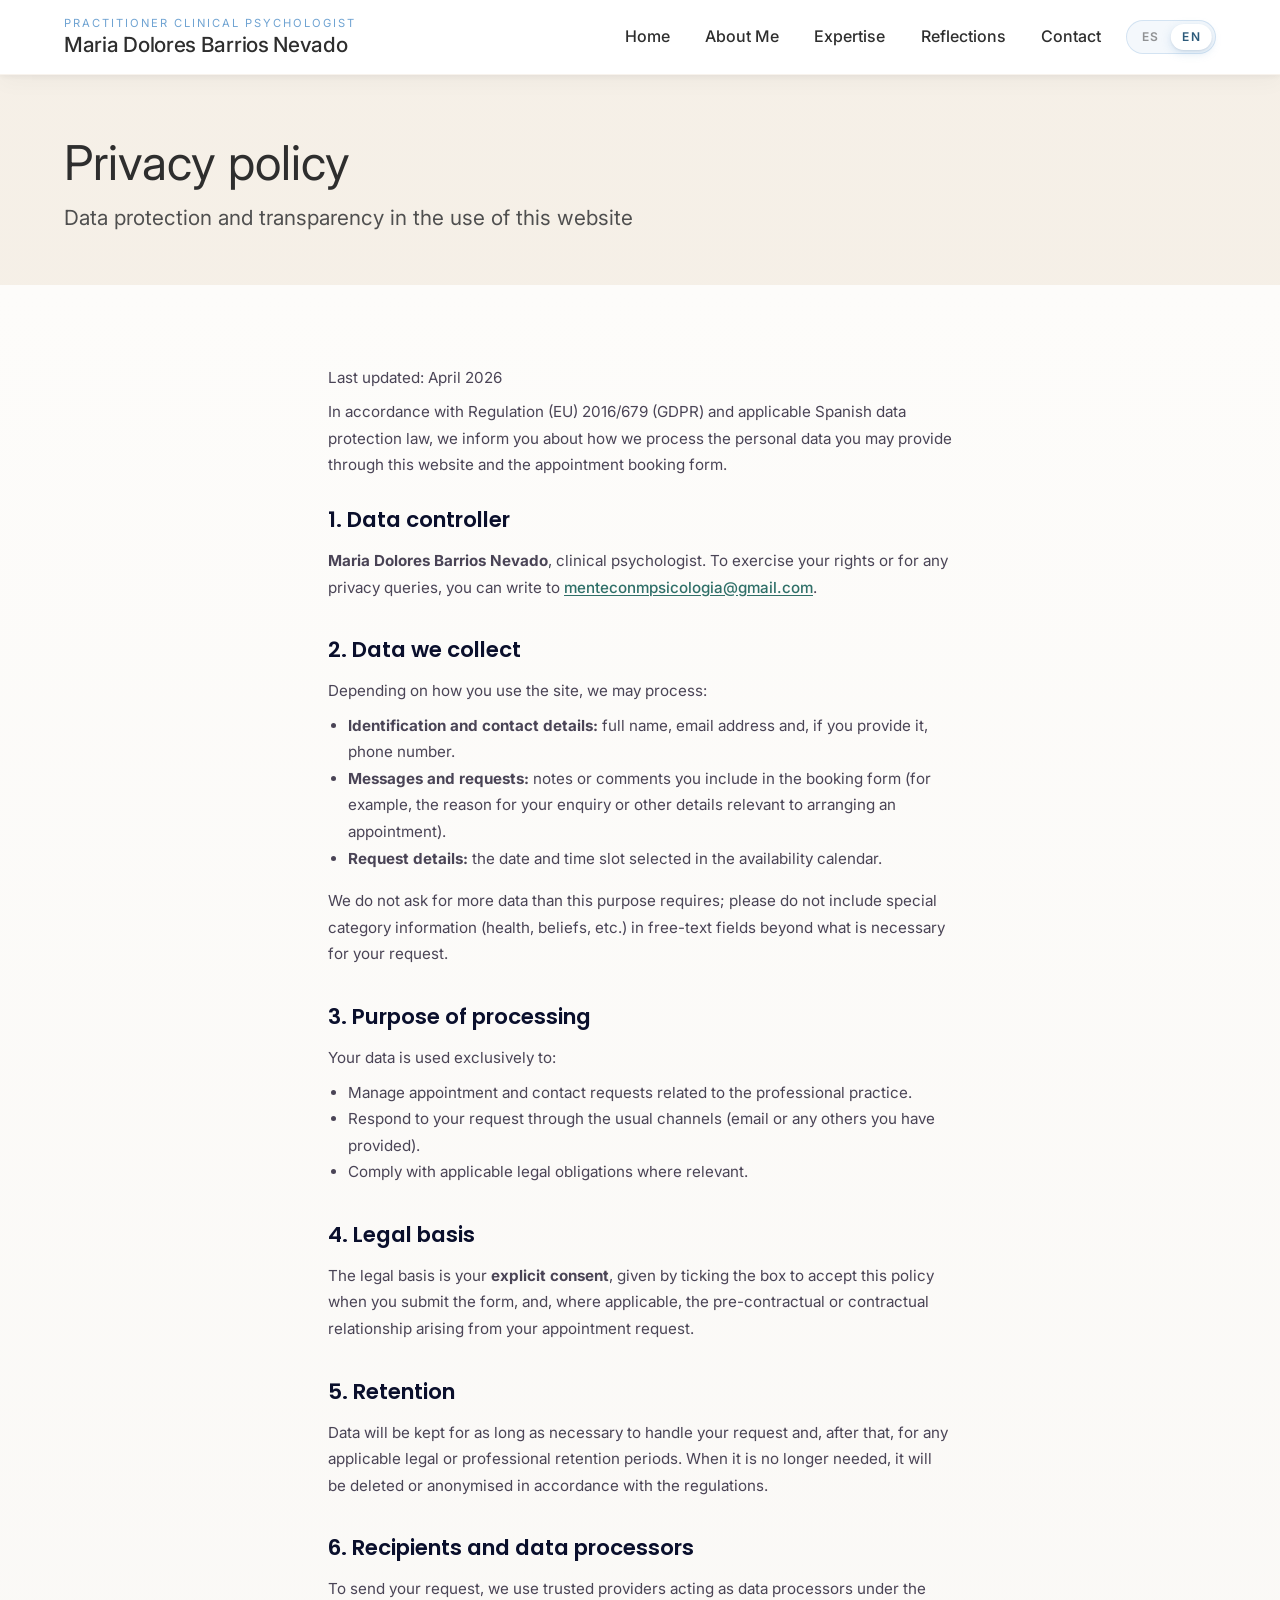
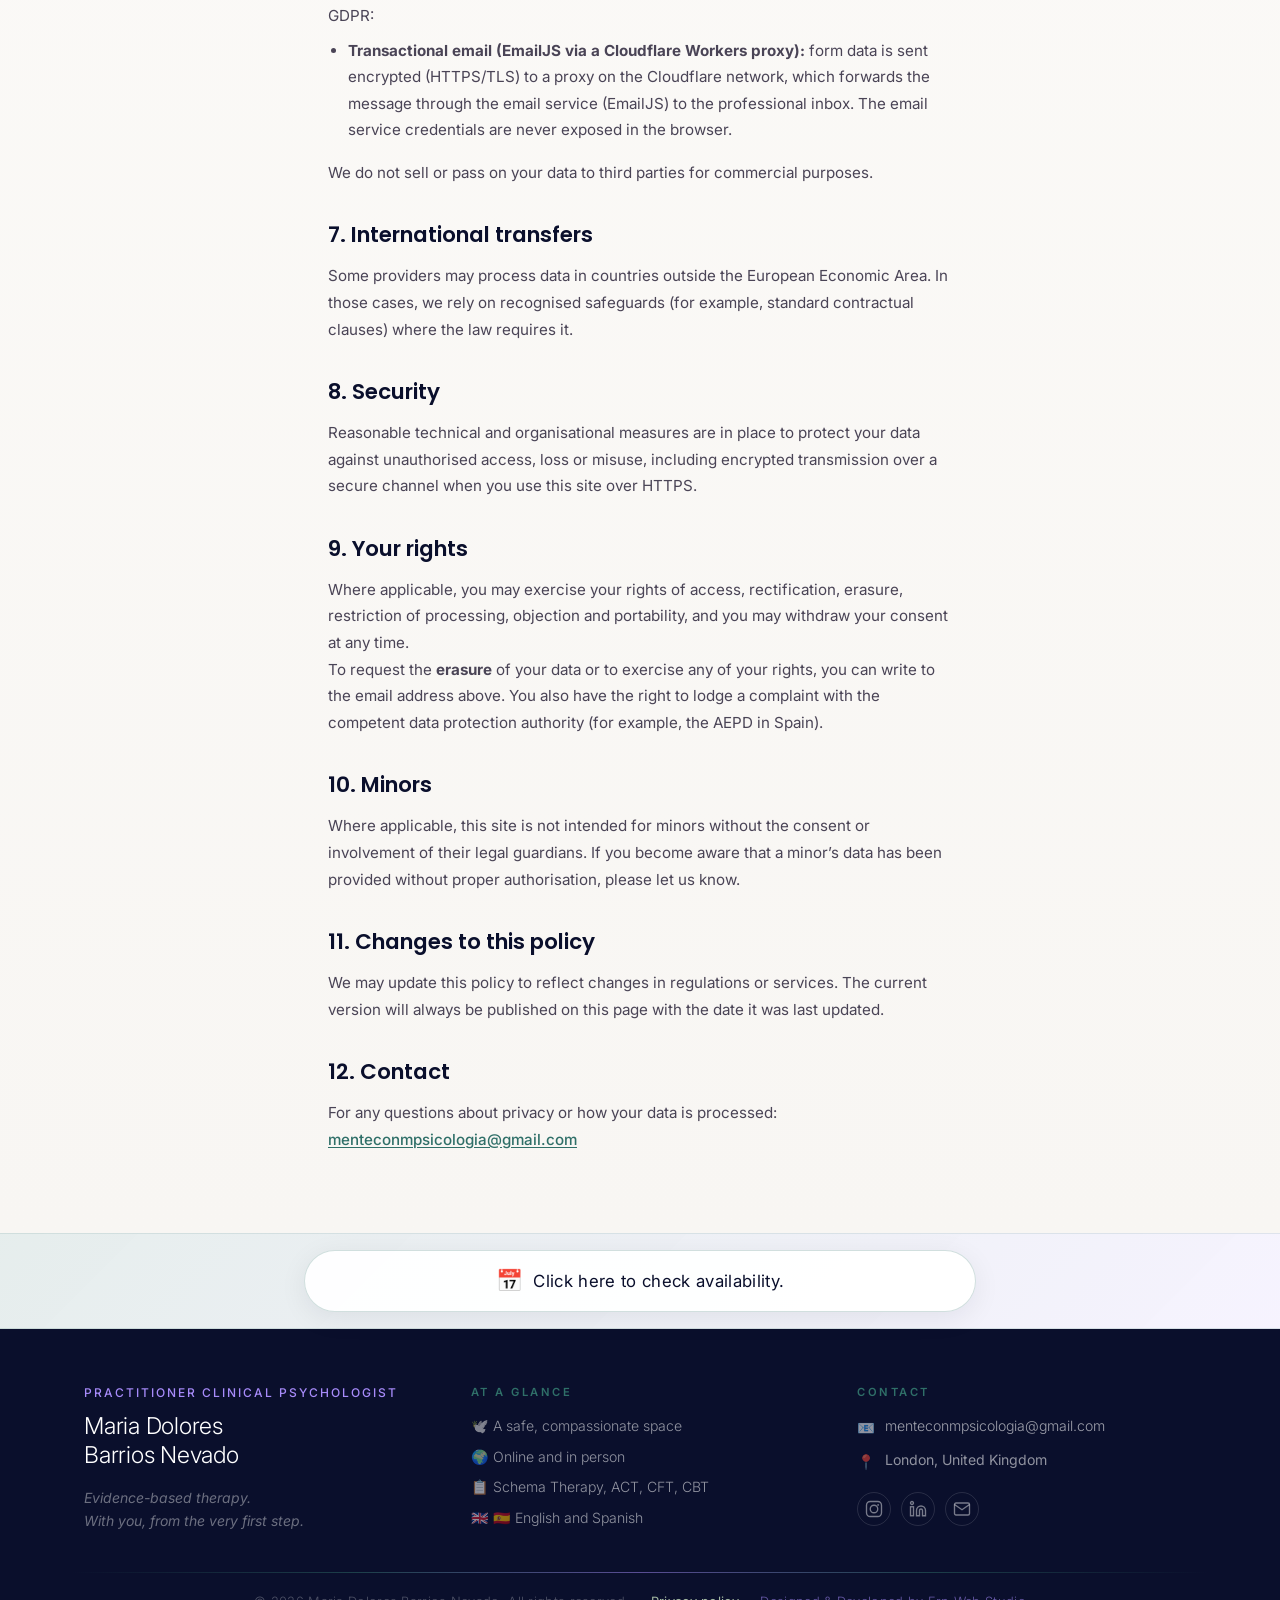
<file: en/privacy-policy.html>
﻿<!DOCTYPE html>
<html lang="en">
<head>
  <meta charset="UTF-8">
  <meta name="viewport" content="width=device-width, initial-scale=1.0">
  <script src="../js/lang-boot.js"></script>
  <title>Privacy Policy · Maria Dolores Barrios Nevado</title>
  <meta name="description" content="How personal data is processed under the GDPR: appointment bookings, contact and use of this website.">
  <meta name="robots" content="index,follow">
  <link rel="canonical" href="https://menteconmpsicologia.com/en/privacy-policy.html">
  <link rel="alternate" hreflang="es" href="https://menteconmpsicologia.com/privacy-policy.html">
  <link rel="alternate" hreflang="en" href="https://menteconmpsicologia.com/en/privacy-policy.html">
  <link rel="alternate" hreflang="x-default" href="https://menteconmpsicologia.com/privacy-policy.html">
  <meta property="og:type" content="website">
  <meta property="og:url" content="https://menteconmpsicologia.com/en/privacy-policy.html">
  <meta property="og:title" content="Privacy Policy · Maria Dolores Barrios Nevado">
  <meta property="og:description" content="How personal data is processed under the GDPR: appointment bookings, contact and use of this website.">
  <meta property="og:locale" content="en_GB">
  <meta property="og:locale:alternate" content="es_ES">
  <meta property="og:image" content="https://menteconmpsicologia.com/images/anasayfa/Mar1.png">
  <meta name="twitter:card" content="summary_large_image">
  <meta name="twitter:title" content="Privacy Policy · Maria Dolores Barrios Nevado">
  <meta name="twitter:description" content="How personal data is processed under the GDPR: appointment bookings, contact and use of this website.">
  <meta name="twitter:image" content="https://menteconmpsicologia.com/images/anasayfa/Mar1.png">
  <link rel="preconnect" href="https://fonts.googleapis.com">
  <link rel="preconnect" href="https://fonts.gstatic.com" crossorigin>
  <link href="https://fonts.googleapis.com/css2?family=Inter:opsz,wght@14..32,300;14..32,400;14..32,500;14..32,600&family=Poppins:wght@300;400;500;600&display=swap" rel="stylesheet">
  <link rel="stylesheet" href="../css/style.css">
</head>
<body>
  <header class="site-header">
    <div class="container header-container">
      <div class="logo logo-signature">
        <a href="index.html">
          <span class="logo-subtitle">Practitioner Clinical Psychologist</span>
          <span class="logo-name">Maria Dolores Barrios Nevado</span>
        </a>
      </div>
      <nav class="main-nav" id="mainNav" aria-label="Main navigation">
        <ul class="nav-list">
          <li><a href="index.html">Home</a></li>
          <li><a href="hakkimda.html">About Me</a></li>
          <li><a href="calisma-alanlari.html">Expertise</a></li>
          <li><a href="blog.html">Reflections</a></li>
          <li><a href="iletisim.html">Contact</a></li>
        </ul>
        <div class="lang-switch" role="group" aria-label="Language" data-active="en">
          <a href="../privacy-policy.html" class="lang-switch__link" lang="es" hreflang="es" aria-label="Español" data-lang-switch="es"><span>ES</span></a>
          <a href="privacy-policy.html" class="lang-switch__link is-active" lang="en" hreflang="en" aria-label="English" aria-current="true" data-lang-switch="en"><span>EN</span></a>
        </div>
      </nav>
      <button class="mobile-menu-toggle" id="menuToggle" type="button" aria-label="Open or close main menu" aria-controls="mainNav" aria-expanded="false">
        <span></span><span></span><span></span>
      </button>
    </div>
  </header>

  <main id="main-content">
    <section class="page-header section-padding-sm" style="background: linear-gradient(rgba(245, 239, 230, 0.94), rgba(245, 239, 230, 0.96));">
      <div class="container">
        <h1 class="page-title">Privacy policy</h1>
        <p class="page-sub">Data protection and transparency in the use of this website</p>
      </div>
    </section>

    <section class="privacy-policy-page section-padding">
      <div class="container privacy-inner">
        <p class="privacy-meta">Last updated: April 2026</p>
        <p class="privacy-lead">
          In accordance with Regulation (EU) 2016/679 (GDPR) and applicable Spanish data protection law, we inform you about how we process the personal data you may provide through this website and the appointment booking form.
        </p>

        <h2>1. Data controller</h2>
        <p>
          <strong>Maria Dolores Barrios Nevado</strong>, clinical psychologist. To exercise your rights or for any privacy queries, you can write to
          <a href="mailto:menteconmpsicologia@gmail.com">menteconmpsicologia@gmail.com</a>.
        </p>

        <h2>2. Data we collect</h2>
        <p>Depending on how you use the site, we may process:</p>
        <ul>
          <li><strong>Identification and contact details:</strong> full name, email address and, if you provide it, phone number.</li>
          <li><strong>Messages and requests:</strong> notes or comments you include in the booking form (for example, the reason for your enquiry or other details relevant to arranging an appointment).</li>
          <li><strong>Request details:</strong> the date and time slot selected in the availability calendar.</li>
        </ul>
        <p>We do not ask for more data than this purpose requires; please do not include special category information (health, beliefs, etc.) in free-text fields beyond what is necessary for your request.</p>

        <h2>3. Purpose of processing</h2>
        <p>Your data is used exclusively to:</p>
        <ul>
          <li>Manage appointment and contact requests related to the professional practice.</li>
          <li>Respond to your request through the usual channels (email or any others you have provided).</li>
          <li>Comply with applicable legal obligations where relevant.</li>
        </ul>

        <h2>4. Legal basis</h2>
        <p>
          The legal basis is your <strong>explicit consent</strong>, given by ticking the box to accept this policy when you submit the form, and, where applicable, the pre-contractual or contractual relationship arising from your appointment request.
        </p>

        <h2>5. Retention</h2>
        <p>
          Data will be kept for as long as necessary to handle your request and, after that, for any applicable legal or professional retention periods. When it is no longer needed, it will be deleted or anonymised in accordance with the regulations.
        </p>

        <h2>6. Recipients and data processors</h2>
        <p>
          To send your request, we use trusted providers acting as data processors under the GDPR:
        </p>
        <ul>
          <li>
            <strong>Transactional email (EmailJS via a Cloudflare Workers proxy):</strong> form data is sent encrypted (HTTPS/TLS) to a proxy on the Cloudflare network, which forwards the message through the email service (EmailJS) to the professional inbox. The email service credentials are never exposed in the browser.
          </li>
        </ul>
        <p>We do not sell or pass on your data to third parties for commercial purposes.</p>

        <h2>7. International transfers</h2>
        <p>
          Some providers may process data in countries outside the European Economic Area. In those cases, we rely on recognised safeguards (for example, standard contractual clauses) where the law requires it.
        </p>

        <h2>8. Security</h2>
        <p>
          Reasonable technical and organisational measures are in place to protect your data against unauthorised access, loss or misuse, including encrypted transmission over a secure channel when you use this site over HTTPS.
        </p>

        <h2>9. Your rights</h2>
        <p>Where applicable, you may exercise your rights of access, rectification, erasure, restriction of processing, objection and portability, and you may withdraw your consent at any time.</p>
        <p>
          To request the <strong>erasure</strong> of your data or to exercise any of your rights, you can write to the email address above. You also have the right to lodge a complaint with the competent data protection authority (for example, the AEPD in Spain).
        </p>

        <h2>10. Minors</h2>
        <p>
          Where applicable, this site is not intended for minors without the consent or involvement of their legal guardians. If you become aware that a minor’s data has been provided without proper authorisation, please let us know.
        </p>

        <h2>11. Changes to this policy</h2>
        <p>
          We may update this policy to reflect changes in regulations or services. The current version will always be published on this page with the date it was last updated.
        </p>

        <h2>12. Contact</h2>
        <p>
          For any questions about privacy or how your data is processed:
          <a href="mailto:menteconmpsicologia@gmail.com">menteconmpsicologia@gmail.com</a>
        </p>
      </div>
    </section>
  </main>

  <!-- Scheduling CTA (opens calendar modal — js/schedule-calendar.js) -->
  <section class="sched-cta" aria-label="Check appointment availability">
    <div class="sched-cta__inner container">
      <div class="sched-cta__slot" id="reserva">
        <button type="button" class="sched-cta__link sched-cta__trigger" aria-haspopup="dialog" aria-expanded="false" aria-controls="sched-calendar-dialog"><span class="sched-cta__icon" aria-hidden="true">📅</span><span class="sched-cta__label">Click here to check availability.</span></button>
      </div>
    </div>
  </section>

  <footer class="site-footer-elegant">

  <div class="sfe-top">
    <div class="sfe-container">

      <div class="sfe-brand">
        <p class="sfe-brand-role">Practitioner Clinical Psychologist</p>
        <p class="sfe-brand-name">Maria Dolores<br>Barrios Nevado</p>
        <p class="sfe-brand-tagline">Evidence-based therapy.<br>With you, from the very first step.</p>
      </div>

      <div class="sfe-col">
        <p class="sfe-col-title">At a Glance</p>
        <ul class="sfe-links sfe-links--info">
          <li>🕊️ A safe, compassionate space</li>
          <li>🌍 Online and in person</li>
          <li>📋 Schema Therapy, ACT, CFT, CBT</li>
          <li>🇬🇧 🇪🇸 English and Spanish</li>
        </ul>
      </div>

      <div class="sfe-col">
        <p class="sfe-col-title">Contact</p>
        <ul class="sfe-links sfe-links--contact">
          <li>
            <span class="sfe-contact-icon">📧</span>
            <a href="mailto:menteconmpsicologia@gmail.com">menteconmpsicologia@gmail.com</a>
          </li>
          <li>
            <span class="sfe-contact-icon">📍</span>
            <span>London, United Kingdom</span>
          </li>
        </ul>

        <div class="sfe-social">
          <a href="https://instagram.com/menteconmpsicologia" class="sfe-social-link" aria-label="Instagram" target="_blank" rel="noopener">
            <svg width="18" height="18" viewBox="0 0 24 24" fill="none" stroke="currentColor" stroke-width="1.8">
              <rect x="2" y="2" width="20" height="20" rx="5" ry="5"/>
              <circle cx="12" cy="12" r="5"/>
              <circle cx="17.5" cy="6.5" r="1.2" fill="currentColor" stroke="none"/>
            </svg>
          </a>
          <a href="https://linkedin.com/in/menteconmpsicologia" class="sfe-social-link" aria-label="LinkedIn" target="_blank" rel="noopener">
            <svg width="18" height="18" viewBox="0 0 24 24" fill="none" stroke="currentColor" stroke-width="1.8">
              <path d="M16 8a6 6 0 0 1 6 6v7h-4v-7a2 2 0 0 0-2-2 2 2 0 0 0-2 2v7h-4v-7a6 6 0 0 1 6-6z"/>
              <rect x="2" y="9" width="4" height="12"/>
              <circle cx="4" cy="4" r="2"/>
            </svg>
          </a>
          <a href="mailto:menteconmpsicologia@gmail.com" class="sfe-social-link" aria-label="Email" >
            <svg width="18" height="18" viewBox="0 0 24 24" fill="none" stroke="currentColor" stroke-width="1.8">
              <path d="M4 4h16c1.1 0 2 .9 2 2v12c0 1.1-.9 2-2 2H4c-1.1 0-2-.9-2-2V6c0-1.1.9-2 2-2z"/>
              <polyline points="22,6 12,13 2,6"/>
            </svg>
          </a>
        </div>
      </div>

    </div>
  </div>

  <div class="sfe-divider-wrap">
    <div class="sfe-divider"></div>
  </div>

  <div class="sfe-bottom">
    <div class="sfe-container sfe-bottom-inner">
      <p class="sfe-copy">
        © 2026 Maria Dolores Barrios Nevado. All rights reserved. &nbsp;·&nbsp;
        <a href="privacy-policy.html" class="sfe-privacy-link" aria-current="page">Privacy policy</a>
        &nbsp;·&nbsp;
        <a href="https://www.ernwebstudio.com/" class="sfe-dev-link" target="_blank" rel="noopener noreferrer">
          Designed &amp; Developed by Ern Web Studio
        </a>
      </p>
    </div>
  </div>

</footer>

  <script src="../js/i18n.js" defer></script>
  <script src="../js/site-config.js" defer></script>
  <script src="../js/script.js" defer></script>
  <script src="../js/schedule-calendar.js" defer></script>
</body>
</html>
</file>
<file: css/style.css>
/* ============================================ */
/* GLOBAL & RESET                              */
/* ============================================ */
:root {
  --beige-light: #F5EFE6;
  --beige-soft: #E8D8C3;
  --blue-soft: #A7C7E7;
  --blue-medium: #6FA3D2;
  --bg-white: #FFFFFF;
  --bg-offwhite: #FAFAFA;
  --text-dark: #2E2E2E;
  --text-soft: #4F4F4F;
  --shadow-sm: 0 8px 20px rgba(0,0,0,0.03), 0 2px 6px rgba(0,0,0,0.05);
  --shadow-md: 0 15px 30px -8px rgba(0,0,0,0.05);
  --border-radius-card: 20px;
  --border-radius-btn: 40px;
  --transition: all 0.3s ease;
}

/* ===== YENİ RENK PALETİ (SCOPED) ===== */
.ref-color-root {
  /* Ana Renkler */
  --ref-beige: #E8E3D3;
  --ref-deep-navy: #0A0F2C;
  --ref-blue-spruce: #2F6F68;
  --ref-tea-green: #BFD8B8;
  --ref-light-blue: #A9C7D0;
  --ref-purple-accent: #7B61FF;
  --ref-purple-light: #A78BFA;

  /* Gradyanlar */
  --ref-gradient-purple: linear-gradient(135deg, #7B61FF, #A78BFA);
  --ref-gradient-soft: linear-gradient(135deg, #BFD8B8, #A9C7D0);
}

* {
  margin: 0;
  padding: 0;
  box-sizing: border-box;
}

html {
  font-size: 16px;
}

body {
  font-family: 'Inter', 'Poppins', sans-serif;
  font-size: 1rem;
  background: var(--bg-white);
  color: var(--text-dark);
  line-height: 1.6;
  -webkit-font-smoothing: antialiased;
}

h1 {
  font-size: 2.8rem;
}

h2 {
  font-size: 2rem;
}

p {
  font-size: 1rem;
}

.container {
  max-width: 1200px;
  margin: 0 auto;
  padding: 0 24px;
}

/* ============================================ */
/* HEADER & NAVIGATION                          */
/* ============================================ */
.site-header {
  background: rgba(255,255,255,0.92);
  backdrop-filter: blur(12px);
  -webkit-backdrop-filter: blur(12px);
  padding: 16px 0;
  position: sticky;
  top: 0;
  z-index: 100;
  box-shadow: var(--shadow-sm);
  border-bottom: 1px solid rgba(232,216,195,0.3);
}

.header-container {
  display: flex;
  align-items: center;
  justify-content: space-between;
  gap: 1rem;
}

.header-left {
  display: flex;
  flex-direction: column;
  align-items: flex-start;
  margin: 0;
  padding: 0;
}

.logo-signature,
.logo-signature a {
  margin: 0;
  padding: 0;
  transform: none;
}

.logo-signature a {
  text-decoration: none;
  display: flex;
  flex-direction: column;
  line-height: 1.3;
}

.logo-subtitle {
  font-size: 0.7rem;
  font-weight: 400;
  letter-spacing: 2px;
  text-transform: uppercase;
  color: var(--blue-medium);
}

.logo-name {
  font-size: 1.3rem;
  font-weight: 500;
  color: var(--text-dark);
  letter-spacing: -0.3px;
}

.main-nav {
  flex: 1;
  display: flex;
  align-items: center;
  justify-content: flex-end;
}

.main-nav .nav-list {
  display: flex;
  align-items: center;
  gap: 2.2rem;
  list-style: none;
  margin: 0;
  padding: 0;
}

.nav-list a {
  text-decoration: none;
  font-weight: 500;
  color: var(--text-dark);
  transition: var(--transition);
  font-size: 1rem;
}

.nav-list a:hover {
  color: var(--blue-medium);
}

.nav-list a.active {
  color: var(--blue-medium);
  font-weight: 600;
  border-bottom: 2px solid var(--blue-medium);
  padding-bottom: 4px;
}

.mobile-menu-toggle {
  display: none;
  flex-direction: column;
  gap: 5px;
  background: none;
  border: none;
  cursor: pointer;
}

.mobile-menu-toggle span {
  width: 26px;
  height: 2px;
  background: var(--text-dark, #2E2E2E);
  transition: var(--transition);
}

/* Language switcher (ES / EN) — pill after the menu inside .main-nav; ::before is the sliding thumb */
.lang-switch {
  position: relative;
  isolation: isolate;
  display: inline-grid;
  grid-auto-flow: column;
  grid-auto-columns: 1fr;
  align-items: center;
  align-self: center;
  flex-shrink: 0;
  margin-left: 1.6rem;
  padding: 3px;
  border: 1px solid rgba(111, 163, 210, 0.25);
  border-radius: 999px;
  background: rgba(111, 163, 210, 0.08);
  font-size: 0.75rem;
  line-height: 1;
  white-space: nowrap;
  transition: border-color 0.3s ease, background-color 0.3s ease;
}

.lang-switch::before {
  content: '';
  position: absolute;
  z-index: -1;
  top: 3px;
  bottom: 3px;
  left: 3px;
  width: calc(50% - 3px);
  border-radius: 999px;
  background: #fff;
  box-shadow: 0 1px 2px rgba(10, 15, 44, 0.08), 0 3px 10px rgba(111, 163, 210, 0.28);
  transition: transform 0.45s cubic-bezier(0.65, 0, 0.35, 1);
}

.lang-switch[data-active="en"]::before {
  transform: translateX(100%);
}

.lang-switch:hover {
  border-color: rgba(111, 163, 210, 0.45);
  background: rgba(111, 163, 210, 0.12);
}

.lang-switch__link {
  display: inline-flex;
  align-items: center;
  justify-content: center;
  min-width: 2.5rem;
  padding: 0.45rem 0.7rem;
  border-radius: 999px;
  text-decoration: none;
  font-weight: 600;
  letter-spacing: 1.2px;
  color: rgba(46, 46, 46, 0.5);
  transition: color 0.3s ease;
}

.lang-switch__link:hover {
  color: var(--blue-medium);
}

.lang-switch__link.is-active {
  color: #2c5a7a;
}

.lang-switch__link:focus-visible {
  outline: 2px solid var(--blue-medium);
  outline-offset: 2px;
}

/* The thumb leans slightly towards the language under the pointer */
@media (hover: hover) {
  .lang-switch[data-active="es"]:has(.lang-switch__link[lang="en"]:hover)::before {
    transform: translateX(10%);
  }
  .lang-switch[data-active="en"]:has(.lang-switch__link[lang="es"]:hover)::before {
    transform: translateX(90%);
  }
}

@media (prefers-reduced-motion: reduce) {
  .lang-switch::before,
  .lang-switch__link {
    transition: none;
  }
}

/* Menu + language switcher need ~950px in one row; below that use the hamburger menu */
@media (min-width: 961px) and (max-width: 1100px) {
  .main-nav .nav-list {
    gap: 1.6rem;
  }
}

@media (max-width: 960px) {
  .main-nav {
    position: fixed;
    top: 80px;
    left: 0;
    width: 100%;
    background: white;
    padding: 24px;
    box-shadow: var(--shadow-md);
    transform: translateY(-120%);
    visibility: hidden;
    transition: transform 0.4s ease, visibility 0s linear 0.4s;
    z-index: 99;
  }
  .main-nav.active {
    transform: translateY(0);
    visibility: visible;
    transition: transform 0.4s ease;
  }
  .nav-list {
    flex-direction: column;
    align-items: center;
    gap: 24px;
  }
  .mobile-menu-toggle {
    display: flex;
    position: relative;
    z-index: 110;
  }
  /* one column at the right edge (as before); switcher centred under the links */
  .main-nav {
    display: grid;
    justify-content: end;
    justify-items: center;
  }
  .lang-switch {
    margin: 24px 0 0;
    font-size: 0.85rem;
  }
  .lang-switch__link {
    min-width: 52px;
    min-height: 44px;
    padding: 0 10px;
  }
}

/* ============================================ */
/* HERO SLIDER                                 */
/* ============================================ */
.hero-slider {
  position: relative;
  width: 100%;
  height: 550px;
  overflow: hidden;
  background-color: var(--beige-light);
  margin-bottom: 2rem;
}
/* Mobil için slider yüksekliği */
@media (max-width: 768px) {
  .hero-slider {
    height: 480px;
  }
}

@media (max-width: 480px) {
  .hero-slider {
    height: 420px;
  }
}
.hero-slider::after {
  content: '';
  display: block;
  height: 2px;
  background: linear-gradient(90deg, transparent, var(--blue-soft), transparent);
  width: 80px;
  margin: 1rem auto 0;
  border-radius: 2px;
}

.slider-container {
  height: 100%;
}

/* Arka plan gradient iyileştirmesi - slide'lar arası geçiş yumuşak */
.slide {
  position: absolute;
  top: 0;
  left: 0;
  width: 100%;
  height: 100%;
  opacity: 0;
  visibility: hidden;
  transition: opacity 0.6s ease, visibility 0.6s;
  display: flex;
  align-items: center;
  background-size: cover;
  background-position: center;
  background-repeat: no-repeat;
}

.slide.active {
  opacity: 1;
  visibility: visible;
  position: relative;
}


/* İçerik alanı - okunabilirlik için hafif gölge */
.slide-content {
  max-width: 700px;
  padding: 40px 24px;
  background: rgba(255, 255, 255, 0.15);
  backdrop-filter: blur(2px);
  border-radius: 20px;
  margin: 0 20px;
}

.slide-tag {
  text-transform: uppercase;
  letter-spacing: 2px;
  font-size: 0.8rem;
  color: var(--blue-medium);
  background: rgba(255,255,255,0.6);
  display: inline-block;
  padding: 4px 12px;
  border-radius: 20px;
}

.slide-title {
  font-size: 3.2rem;
  font-weight: 500;
  line-height: 1.2;
  margin: 16px 0;
  text-shadow: 0 2px 10px rgba(255,255,255,0.8);
}

.slide-desc {
  font-size: 1.2rem;
  color: var(--text-dark);
  margin-bottom: 32px;
}

/* Slider butonları - hem masaüstü hem mobilde düzgün konum */
.slider-controls {
  position: absolute;
  bottom: 20px;
  left: 0;
  right: 0;
  display: flex;
  align-items: center;
  justify-content: center;
  gap: 20px;
  z-index: 20;
  padding: 0 16px;
}

/* Buton stilleri - daha modern, yarı saydam */
.slider-arrow {
  background: rgba(255, 255, 255, 0.85);
  backdrop-filter: blur(4px);
  border: none;
  width: 44px;
  height: 44px;
  border-radius: 50%;
  box-shadow: 0 4px 12px rgba(0, 0, 0, 0.1);
  cursor: pointer;
  font-size: 1.4rem;
  color: var(--blue-medium);
  transition: all 0.3s ease;
  display: flex;
  align-items: center;
  justify-content: center;
}
.slider-arrow:hover {
  background: var(--blue-medium);
  color: white;
  transform: scale(1.05);
}

/* Dotlar (sayfa göstergeleri) */
.slider-dots {
  display: flex;
  gap: 10px;
}

.dot {
  width: 8px;
  height: 8px;
  background: rgba(0, 0, 0, 0.3);
  border-radius: 20px;
  border: none;
  padding: 0;
  transition: all 0.3s ease;
  cursor: pointer;
}

.dot.active {
  background: var(--blue-medium);
  width: 24px;
}

/* ============================================ */
/* BUTTONS & LINKS                              */
/* ============================================ */
.btn {
  display: inline-block;
  padding: 14px 34px;
  border-radius: var(--border-radius-btn);
  font-weight: 500;
  text-decoration: none;
  transition: var(--transition);
  border: 1.5px solid transparent;
  cursor: pointer;
  font-family: inherit;
  opacity: 1;
}

.btn-primary {
  background: var(--blue-medium);
  color: #ffffff;
  box-shadow: 0 8px 16px rgba(111,163,210,0.2);
}

.btn-primary:hover {
  background: #5a8fc0;
  transform: translateY(-2px);
}

.btn-outline {
  border-color: var(--blue-medium);
  color: var(--blue-medium);
  background: transparent;
}

.btn-outline:hover {
  background: var(--blue-medium);
  color: white;
}

.btn-secondary {
  background: transparent;
  border: 1.5px solid var(--beige-soft);
  color: var(--text-dark);
}

.btn-primary,
.btn-outline,
.btn-secondary,
.btn-elegant,
.ref-pricing-btn,
.ref-pricing-btn-primary {
  -webkit-text-fill-color: currentColor;
}

.btn-elegant {
  display: inline-block;
  background: linear-gradient(135deg, #6FA3D2, #5a8fc0);
  color: white;
  padding: 0.9rem 2rem;
  border-radius: 50px;
  text-decoration: none;
  font-weight: 500;
  transition: all 0.3s;
  box-shadow: 0 5px 12px rgba(111,163,210,0.3);
}

.btn-elegant:hover {
  transform: translateY(-3px);
  box-shadow: 0 12px 20px rgba(111,163,210,0.4);
  background: linear-gradient(135deg, #5a8fc0, #4a7aa8);
}

.read-more {
  text-decoration: none;
  font-weight: 600;
  color: var(--blue-medium);
  margin-top: 16px;
  display: inline-block;
  transition: color 0.2s ease, transform 0.2s ease;
}

.read-more:hover {
  color: #4a7aa8;
  transform: translateX(2px);
}

.text-link {
  font-weight: 600;
  color: var(--blue-medium);
  text-decoration: none;
}

.text-link:hover {
  text-decoration: underline;
}

/* ============================================ */
/* SECTIONS & GRIDS                             */
/* ============================================ */
.section-padding {
  padding: 80px 0;
}
.section-padding-sm {
  padding: 50px 0;
}
.bg-soft-beige {
  background: linear-gradient(150deg, #f0f7f2 0%, #e4f0e8 50%, #eef5ee 100%);
}
.bg-soft-blue-light {
  background: rgba(167,199,231,0.12);
}
.text-center {
  text-align: center;
}
.section-title {
  font-size: 2.5rem;
  font-weight: 500;
  margin-bottom: 12px;
}
.section-sub {
  color: var(--text-soft);
  font-size: 1.1rem;
}

.card-grid {
  display: grid;
  grid-template-columns: repeat(3,1fr);
  gap: 28px;
  margin-top: 40px;
}

.intro-with-image {
  display: grid;
  grid-template-columns: 1fr 1.5fr;
  gap: 48px;
  align-items: center;
}

.intro-image-wrapper {
  position: relative;
  display: inline-block;
}

.intro-profile-img {
  width: 100%;
  height: auto;
  border-radius: 30% 70% 70% 30% / 30% 30% 70% 70%;
  box-shadow: var(--shadow-md);
  object-fit: cover;
  aspect-ratio: 1/1.1;
  border: 4px solid white;
}

.image-accent {
  position: absolute;
  bottom: -15px;
  right: -15px;
  width: 120px;
  height: 120px;
  background: var(--blue-soft);
  border-radius: 40% 60% 30% 70% / 50% 40% 60% 50%;
  z-index: -1;
  opacity: 0.25;
}

.intro-sub {
  color: var(--blue-medium);
  font-weight: 500;
  margin-bottom: 16px;
}

.intro-text p {
  margin-bottom: 20px;
  color: var(--text-soft);
}

/* Gallery */
.gallery-grid {
  display: grid;
  grid-template-columns: 1fr 1fr;
  gap: 30px;
}

.gallery-item {
  border-radius: 30px;
  overflow: hidden;
  box-shadow: var(--shadow-md);
  transition: var(--transition);
  background: white;
}
.gallery-item:hover {
  transform: translateY(-6px);
}
.gallery-img {
  width: 100%;
  height: 280px;
  object-fit: cover;
  display: block;
}
.gallery-caption {
  text-align: center;
  padding: 16px;
  background: white;
  font-weight: 500;
  color: var(--text-dark);
}

/* CTA Card */
.cta-card {
  background: white;
  padding: 56px 32px;
  border-radius: 40px;
  box-shadow: var(--shadow-md);
}
.cta-card h2 {
  margin-bottom: 16px;
}
.cta-card p {
  margin-bottom: 32px;
  color: var(--text-soft);
}

/* ============================================ */
/* CARDS (Servicios, Blog, etc)                 */
/* ============================================ */
.blog-card,
.service-detail-card,
.blog-post-card {
  background: white;
  border-radius: 24px;
  padding: 32px 24px;
  box-shadow: var(--shadow-sm);
  transition: var(--transition);
}

.blog-card:hover,
.service-detail-card:hover,
.blog-post-card:hover {
  transform: translateY(-6px);
  box-shadow: var(--shadow-md);
}

.service-icon-large {
  font-size: 2.8rem;
  margin-bottom: 20px;
}

.soft-card {
  background: white;
  border-radius: 24px;
  box-shadow: var(--shadow-sm);
  padding: 28px;
}

/* ============================================ */
/* BLOG ÖZEL STİLLER                            */
/* ============================================ */
.blog-img-wrapper {
  aspect-ratio: 16 / 9;
  overflow: hidden;
  border-radius: 12px;
  box-shadow: 0 8px 20px rgba(0, 0, 0, 0.05);
  margin-bottom: 1.2rem;
  transition: box-shadow 0.3s ease;
}

.blog-thumb {
  display: block;
  width: 100%;
  height: 100%;
  object-fit: cover;
  transition: transform 0.4s cubic-bezier(0.2, 0.9, 0.4, 1);
  will-change: transform;
}

.blog-post-card:hover .blog-thumb {
  transform: scale(1.03);
}

.blog-post-card:hover .blog-img-wrapper {
  box-shadow: 0 12px 28px rgba(0, 0, 0, 0.08);
}

.ref-card,
.ref-service-card,
.ref-pricing-card {
  transition: transform 0.3s ease, box-shadow 0.3s ease;
}

.blog-meta {
  margin-bottom: 12px;
  font-size: 0.8rem;
  color: var(--text-soft);
  letter-spacing: 0.3px;
  display: flex;
  align-items: center;
  gap: 12px;
}

.blog-meta span {
  background: var(--beige-light);
  padding: 4px 10px;
  border-radius: 20px;
  display: inline-block;
}

.blog-post-card .blog-meta {
  margin-top: 0.25rem;
}

/* ============================================ */
/* İLETİŞİM SAYFASI ÖZEL                       */
/* ============================================ */
.contact-modern {
  padding: 4rem 0;
  background: linear-gradient(135deg, #ffffff 0%, #faf8f4 100%);
}

.contact-modern-grid {
  display: grid;
  grid-template-columns: 1fr 1fr;
  gap: 3rem;
  align-items: start;
}

.contact-visual {
  position: sticky;
  top: 100px;
}

.image-wrapper {
  position: relative;
  border-radius: 32px;
  overflow: hidden;
  box-shadow: 0 25px 40px -12px rgba(0,0,0,0.15);
  transition: transform 0.4s cubic-bezier(0.2, 0.9, 0.4, 1.1);
}

.image-wrapper:hover {
  transform: scale(1.02);
}

.contact-hero-img {
  width: 100%;
  height: auto;
  display: block;
  transition: transform 0.6s;
}

.image-wrapper:hover .contact-hero-img {
  transform: scale(1.05);
}

.img-overlay-text {
  position: absolute;
  bottom: 0;
  left: 0;
  right: 0;
  background: linear-gradient(to top, rgba(0,0,0,0.7), transparent);
  color: white;
  padding: 2rem 1.5rem 1.5rem;
  text-align: center;
}

.img-overlay-text p {
  font-size: 1.1rem;
  font-style: italic;
  margin-bottom: 0.3rem;
  font-weight: 400;
}

.signature-small {
  font-size: 0.8rem;
  opacity: 0.9;
  letter-spacing: 0.5px;
}

.whatsapp-btn {
  display: inline-flex;
  align-items: center;
  gap: 10px;
  background: #25D366;
  color: white;
  padding: 0.7rem 1.5rem;
  border-radius: 50px;
  text-decoration: none;
  font-weight: 500;
  margin-top: 1.5rem;
  transition: all 0.3s;
  box-shadow: 0 4px 10px rgba(37,211,102,0.3);
}

.whatsapp-btn:hover {
  background: #20b859;
  transform: translateY(-3px);
  box-shadow: 0 8px 18px rgba(37,211,102,0.4);
}

.contact-form-wrapper {
  background: white;
  border-radius: 36px;
  padding: 2rem;
  box-shadow: 0 20px 35px -10px rgba(0,0,0,0.05);
  border: 1px solid rgba(111,163,210,0.15);
}

.form-header {
  text-align: center;
  margin-bottom: 2rem;
}

.form-header h2 {
  font-size: 1.8rem;
  font-weight: 500;
  color: #2c5a7a;
  margin-bottom: 0.5rem;
}

.form-header p {
  color: #6c757d;
  font-size: 0.95rem;
}

.contact-fee-disclaimer {
  margin: 0 0 1.25rem;
  padding: 0.65rem 0.85rem;
  font-size: 0.82rem;
  line-height: 1.45;
  color: #6b7c87;
  background: rgba(245, 248, 250, 0.9);
  border-radius: 12px;
  border-left: 3px solid rgba(111, 163, 210, 0.45);
  max-width: 36rem;
  margin-left: auto;
  margin-right: auto;
}

.contact-plan-banner {
  margin-bottom: 1.5rem;
  padding: 1rem 1.25rem;
  border-radius: 16px;
  background: linear-gradient(135deg, rgba(111, 163, 210, 0.12) 0%, rgba(111, 163, 210, 0.06) 100%);
  border: 1px solid rgba(111, 163, 210, 0.28);
}

.contact-plan-banner__inner {
  display: flex;
  flex-wrap: wrap;
  align-items: center;
  gap: 0.5rem 1rem;
  justify-content: center;
  text-align: center;
}

.contact-plan-banner__label {
  font-size: 0.8rem;
  text-transform: uppercase;
  letter-spacing: 0.04em;
  color: #5a7a8f;
  font-weight: 600;
}

.contact-plan-banner__value {
  flex: 1 1 auto;
  min-width: 12rem;
  color: #2c5a7a;
  font-size: 1.05rem;
}

.contact-plan-banner__clear {
  margin-left: auto;
  padding: 0.45rem 0.9rem;
  font-size: 0.85rem;
  font-family: inherit;
  font-weight: 500;
  color: #2c5a7a;
  background: #fff;
  border: 1px solid rgba(44, 90, 122, 0.35);
  border-radius: 999px;
  cursor: pointer;
  transition: background 0.2s ease, border-color 0.2s ease;
}

.contact-plan-banner__clear:hover {
  background: rgba(255, 255, 255, 0.95);
  border-color: #6FA3D2;
}

@media (max-width: 520px) {
  .contact-plan-banner__inner {
    flex-direction: column;
  }
  .contact-plan-banner__clear {
    margin-left: 0;
  }
}

.contact-quick {
  margin-top: 2rem;
  padding-top: 1.5rem;
  border-top: 1px solid rgba(0,0,0,0.05);
  display: flex;
  flex-direction: column;
  gap: 1rem;
}

.quick-item {
  display: flex;
  align-items: center;
  gap: 1rem;
}

.quick-icon {
  font-size: 1.5rem;
  width: 48px;
  height: 48px;
  background: #f0f4f8;
  border-radius: 50%;
  display: inline-flex;
  align-items: center;
  justify-content: center;
}

.quick-item strong {
  display: block;
  font-size: 0.75rem;
  color: #6c757d;
}

.quick-item a, .quick-item span {
  color: #2d3748;
  text-decoration: none;
  font-weight: 500;
}

.quick-item a:hover {
  color: #6FA3D2;
}

/* ============================================ */
/* FORM ELEMANLARI & VALIDATION                 */
/* ============================================ */
.form-group {
  margin-bottom: 24px;
}

.form-group label {
  display: block;
  margin-bottom: 8px;
  font-weight: 500;
  color: var(--text-dark);
}

.form-group input,
.form-group textarea {
  width: 100%;
  padding: 14px 16px;
  border: 1px solid #e0e0e0;
  border-radius: 16px;
  font-family: inherit;
  background: var(--bg-offwhite);
  transition: var(--transition);
}

.form-group input:focus,
.form-group textarea:focus {
  outline: none;
  border-color: var(--blue-medium);
  box-shadow: 0 0 0 3px rgba(111,163,210,0.2);
}

.form-note {
  margin-top: 16px;
  font-size: 0.9rem;
  color: var(--text-soft);
}

.char-counter {
  text-align: right;
  font-size: 0.7rem;
  color: #8c9aa8;
  margin-top: 5px;
  transition: color 0.2s ease;
}

.char-counter.warning {
  color: #e67e22;
}

.char-counter.danger {
  color: #e74c3c;
}

.form-alert {
  background-color: #f8d7da;
  color: #721c24;
  padding: 10px 15px;
  border-radius: 12px;
  font-size: 0.85rem;
  margin-top: 15px;
  border-left: 4px solid #e74c3c;
}

.alert {
  padding: 16px 20px;
  border-radius: 16px;
  margin-top: 24px;
  font-weight: 500;
}

.alert-success {
  background: #d4edda;
  color: #155724;
  border: 1px solid #c3e6cb;
}

/* ============================================ */
/* HAKKIMDA SAYFASI ÖZEL                       */
/* ============================================ */
.profile-modern-grid {
  display: grid;
  grid-template-columns: 1fr 0.8fr;
  gap: 3rem;
  align-items: center;
  margin-bottom: 4rem;
}

.profile-text-card {
  background: #ffffff;
  padding: 2rem;
  border-radius: 32px;
  box-shadow: 0 15px 35px -12px rgba(0,0,0,0.05);
  transition: transform 0.3s ease;
}

.profile-text-card:hover {
  transform: translateY(-5px);
}

.profile-badge {
  display: inline-block;
  background: linear-gradient(135deg, #6FA3D2, #A7C7E7);
  color: white;
  font-size: 0.7rem;
  font-weight: 600;
  padding: 0.3rem 1rem;
  border-radius: 40px;
  letter-spacing: 0.5px;
  margin-bottom: 1rem;
}

.profile-image-card {
  position: relative;
  display: flex;
  justify-content: center;
}

.img-frame {
  width: 100%;
  max-width: 320px;
  border-radius: 40% 60% 30% 70% / 50% 40% 60% 50%;
  overflow: hidden;
  box-shadow: 0 20px 35px -10px rgba(0,0,0,0.1);
  transition: all 0.4s;
}

.img-frame img {
  width: 100%;
  height: auto;
  display: block;
}

.img-frame:hover {
  transform: scale(1.02);
}

.img-accent-bg {
  position: absolute;
  bottom: -15px;
  right: -15px;
  width: 130px;
  height: 130px;
  background: rgba(167,199,231,0.3);
  border-radius: 40% 60% 30% 70% / 50% 40% 60% 50%;
  z-index: -1;
}

.signature-modern {
  margin-top: 1.5rem;
  display: flex;
  align-items: center;
  gap: 1rem;
}

.signature-line {
  width: 50px;
  height: 2px;
  background: linear-gradient(90deg, #6FA3D2, #A7C7E7);
}

.signature-name {
  font-family: 'Poppins', cursive;
  font-style: italic;
  color: #6FA3D2;
  font-weight: 300;
}

.two-columns-grid {
  display: grid;
  grid-template-columns: 1fr 1fr;
  gap: 2rem;
}

.modern-card {
  background: white;
  border-radius: 28px;
  padding: 1.8rem;
  box-shadow: 0 8px 20px rgba(0,0,0,0.02), 0 2px 6px rgba(0,0,0,0.05);
  transition: all 0.3s ease;
  border: 1px solid rgba(111,163,210,0.1);
}

.modern-card:hover {
  box-shadow: 0 20px 35px -12px rgba(111,163,210,0.15);
  transform: translateY(-4px);
  border-color: rgba(111,163,210,0.3);
}

.card-header-icon {
  font-size: 2rem;
  margin-bottom: 1rem;
  background: rgba(111,163,210,0.1);
  display: inline-block;
  padding: 0.5rem;
  border-radius: 18px;
}

.modern-card h3 {
  font-size: 1.3rem;
  font-weight: 500;
  margin-bottom: 1.2rem;
  color: #2c5a7a;
}

.modern-list {
  list-style: none;
  padding: 0;
  margin: 0;
}

.modern-list li {
  margin-bottom: 0.7rem;
  padding-left: 1.3rem;
  position: relative;
  line-height: 1.5;
  font-size: 0.9rem;
}

.modern-list li::before {
  content: "▹";
  position: absolute;
  left: 0;
  color: #6FA3D2;
}

.check-list li::before {
  content: "✓";
  font-weight: bold;
}

.experience-compact {
  display: flex;
  flex-direction: column;
  gap: 1.2rem;
}

.exp-item strong {
  display: block;
  font-size: 1rem;
  color: #1a2a3a;
}

.exp-date {
  font-size: 0.75rem;
  color: #6FA3D2;
  display: inline-block;
  margin: 0.2rem 0 0.4rem;
  font-weight: 500;
}

.exp-item p {
  font-size: 0.85rem;
  color: #4a5568;
  margin: 0;
}

.modern-card.full-width {
  grid-column: span 2;
}

/* ============================================ */
/* FOOTER (TEK VE SON HALİ)                     */
/* ============================================ */
.psych-footer {
  background: linear-gradient(145deg, #0a2a3a 0%, #05161f 100%);
  padding: 2rem 1.5rem 1rem;
  margin-top: 3rem;
  font-family: 'Inter', sans-serif;
  color: rgba(255, 255, 255, 0.85);
}

.footer-container {
  max-width: 1200px;
  margin: 0 auto;
  display: grid;
  grid-template-columns: 1.5fr 1.5fr 1fr;
  gap: 2rem;
  align-items: start;
  padding-bottom: 1rem;
}

.footer-brand {
  display: flex;
  flex-direction: column;
  gap: 0.3rem;
}

.footer-logo {
  font-size: 1.3rem;
  font-weight: 600;
  letter-spacing: -0.3px;
  background: linear-gradient(135deg, #aad4f5, #6FA3D2);
  background-clip: text;
  -webkit-background-clip: text;
  color: transparent;
  margin: 0;
}

.footer-desc {
  font-size: 0.85rem;
  font-weight: 500;
  color: #cde5f5;
  margin: 0;
}

.footer-desc-small {
  font-size: 0.75rem;
  color: #9bb8d0;
  margin: 0;
}

.appointment-link {
  display: inline-flex;
  align-items: center;
  gap: 6px;
  font-size: 0.75rem;
  color: #aad4f5;
  background: rgba(111, 163, 210, 0.15);
  padding: 0.3rem 1rem;
  border-radius: 30px;
  text-decoration: none;
  width: fit-content;
  margin-top: 0.5rem;
  transition: all 0.2s;
}

.appointment-link:hover {
  background: #6FA3D2;
  color: #05161f;
  transform: translateX(3px);
}

.footer-middle {
  display: flex;
  flex-direction: column;
  gap: 0.5rem;
}

.footer-heading {
  font-size: 0.9rem;
  font-weight: 700;
  text-transform: uppercase;
  letter-spacing: 0.5px;
  color: #aad4f5;
  margin: 0 0 0.5rem 0;
}

.info-list {
  list-style: none;
  padding: 0;
  margin: 0;
  display: flex;
  flex-direction: column;
  gap: 0.6rem;
}

.info-list li {
  display: flex;
  align-items: center;
  gap: 8px;
  font-size: 0.8rem;
  color: #cde5f5;
}

.info-list li span {
  color: #e0f0fa;
}

.info-list li:hover {
  transform: translateX(4px);
  transition: 0.2s;
}

.footer-contact {
  display: flex;
  flex-direction: column;
  gap: 0.8rem;
}

.contact-email p {
  margin: 0.2rem 0;
  font-size: 0.8rem;
  color: #cde5f5;
}

.contact-email a {
  color: #cde5f5;
  text-decoration: none;
}

.contact-email a:hover {
  color: #aad4f5;
}

.social-icons {
  display: flex;
  gap: 0.8rem;
  margin-top: 0.3rem;
}

.social-link {
  display: flex;
  align-items: center;
  justify-content: center;
  width: 34px;
  height: 34px;
  background: rgba(170, 212, 245, 0.1);
  border-radius: 50%;
  color: #cde5f5;
  transition: all 0.2s;
}

.social-link:hover {
  background: #6FA3D2;
  color: #05161f;
  transform: translateY(-2px);
}

.footer-bottom-single {
  display: flex;
  align-items: center;
  justify-content: center;
  flex-wrap: wrap;
  gap: 0.5rem;
  margin-top: 1.5rem;
  padding-top: 1rem;
  border-top: 1px solid rgba(170, 212, 245, 0.2);
  font-size: 0.7rem;
  color: #9bb8d0;
  text-align: center;
}

.copyright-text {
  margin: 0;
  font-size: 0.7rem;
  color: #9bb8d0;
}

.sep {
  color: #6a8a9a;
  font-size: 0.6rem;
}

.designer-link {
  color: #9bb8d0;
  text-decoration: none;
  transition: color 0.2s ease;
  font-size: 0.7rem;
}

.designer-link:hover {
  color: #aad4f5;
  text-decoration: underline;
}

/* ============================================ */
/* LOADER & TOAST (UX)                          */
/* ============================================ */
#global-loader {
  position: fixed;
  top: 0;
  left: 0;
  width: 100%;
  height: 100%;
  background: rgba(255, 255, 255, 0.9);
  backdrop-filter: blur(8px);
  -webkit-backdrop-filter: blur(8px);
  display: flex;
  align-items: center;
  justify-content: center;
  z-index: 9999;
  opacity: 1;
  visibility: visible;
  transition: opacity 0.4s ease, visibility 0.4s ease;
}

#global-loader.hidden {
  opacity: 0;
  visibility: hidden;
  pointer-events: none;
}

.loader-spinner {
  width: 48px;
  height: 48px;
  border: 4px solid rgba(111, 163, 210, 0.2);
  border-top: 4px solid var(--blue-medium, #6FA3D2);
  border-radius: 50%;
  animation: spin 0.8s cubic-bezier(0.4, 0.0, 0.2, 1) infinite;
  box-shadow: 0 4px 12px rgba(0, 0, 0, 0.04);
}

@keyframes spin {
  0% { transform: rotate(0deg); }
  100% { transform: rotate(360deg); }
}

/* Görsel yükleme efekti */
img {
  transition: opacity 0.35s ease, filter 0.3s ease;
  opacity: 0;
}

img.loaded {
  opacity: 1;
}

img:not(.loaded) {
  filter: blur(3px);
  transform: scale(0.98);
}

.slide img,
.page-header-image img,
img[src*="data:"] {
  opacity: 1 !important;
  filter: none !important;
}

.toast-container {
  position: fixed;
  bottom: 24px;
  right: 24px;
  z-index: 10000;
  display: flex;
  flex-direction: column;
  gap: 12px;
  max-width: 380px;
  width: calc(100% - 48px);
  pointer-events: none;
}

.toast-message {
  background: white;
  color: var(--text-dark, #2E2E2E);
  padding: 14px 18px;
  border-radius: 16px;
  box-shadow: 0 12px 28px rgba(0, 0, 0, 0.08), 0 4px 12px rgba(0, 0, 0, 0.02);
  font-size: 0.9rem;
  font-weight: 500;
  display: flex;
  align-items: center;
  gap: 12px;
  pointer-events: auto;
  backdrop-filter: blur(10px);
  -webkit-backdrop-filter: blur(10px);
  border: 1px solid rgba(111, 163, 210, 0.15);
  animation: toastSlideIn 0.35s cubic-bezier(0.2, 0.9, 0.4, 1);
  transition: opacity 0.25s ease, transform 0.25s ease;
}

.toast-message.toast-success {
  border-left: 6px solid #2ecc71;
  background: #f0fff4;
}

.toast-message.toast-error {
  border-left: 6px solid #e74c3c;
  background: #fff5f5;
}

.toast-message.toast-info {
  border-left: 6px solid var(--blue-medium, #6FA3D2);
  background: #f4f9ff;
}

.toast-icon {
  font-size: 1.4rem;
  line-height: 1;
}

.toast-content {
  flex: 1;
  line-height: 1.4;
}

.toast-close {
  background: none;
  border: none;
  font-size: 1.3rem;
  cursor: pointer;
  color: #8c9aa8;
  padding: 0 4px;
  transition: color 0.2s;
}

.toast-close:hover {
  color: #2E2E2E;
}

@keyframes toastSlideIn {
  0% { opacity: 0; transform: translateX(30px); }
  100% { opacity: 1; transform: translateX(0); }
}

.btn.loading,
button[type="submit"].loading {
  position: relative;
  pointer-events: none;
  opacity: 0.7;
  display: inline-flex;
  align-items: center;
  justify-content: center;
  gap: 8px;
}

.btn.loading::after,
button[type="submit"].loading::after {
  content: "";
  width: 18px;
  height: 18px;
  border: 2px solid rgba(255, 255, 255, 0.3);
  border-top-color: white;
  border-radius: 50%;
  animation: spin 0.6s linear infinite;
  display: inline-block;
  margin-left: 8px;
}

.btn.btn-outline.loading::after {
  border-top-color: var(--blue-medium, #6FA3D2);
}

/* ============================================ */
/* UTILITIES                                    */
/* ============================================ */
.mt-1 { margin-top: 16px; }
.mt-2 { margin-top: 36px; }
.mt-3 { margin-top: 56px; }
.mt-4 { margin-top: 2.5rem; }

.clean-list {
  list-style: none;
  padding: 0;
}
.clean-list li {
  margin-bottom: 12px;
}

.content-image {
  border-radius: 24px;
  overflow: hidden;
}
.full-width-img {
  width: 100%;
  height: auto;
  max-height: 400px;
  object-fit: cover;
  border-radius: 24px;
}

.page-title {
  font-size: 3rem;
  font-weight: 400;
}
.page-sub {
  font-size: 1.3rem;
  color: var(--text-soft);
}
.page-header-image {
  position: relative;
  background-color: var(--beige-light);
}
.page-header-image .container {
  position: relative;
  z-index: 2;
}

/* ============================================ */
/* ANIMATIONS                                   */
/* ============================================ */
.fade-in {
  opacity: 0;
  transform: translateY(20px);
  transition: opacity 0.6s ease, transform 0.6s ease;
}
.fade-in.visible {
  opacity: 1;
  transform: translateY(0);
}

/* ============================================ */
/* RESPONSIVE                                   */
/* ============================================ */
@media (max-width: 992px) {
  .intro-with-image,
  .card-grid,
  .gallery-grid {
    grid-template-columns: 1fr;
  }
  .profile-modern-grid {
    grid-template-columns: 1fr;
    gap: 2rem;
  }
  .two-columns-grid {
    grid-template-columns: 1fr;
  }
  .contact-modern-grid {
    grid-template-columns: minmax(0, 1fr);
    gap: 2rem;
  }
  .contact-visual {
    position: static;
  }
  .image-wrapper {
    max-width: 500px;
    margin: 0 auto;
  }
  .whatsapp-btn {
    display: block;
    text-align: center;
    width: fit-content;
    margin-left: auto;
    margin-right: auto;
  }
  .modern-card.full-width {
    grid-column: span 1;
  }
}

@media (max-width: 768px) {
  .logo-name {
    font-size: 1rem;
  }
  .logo-subtitle {
    font-size: 0.6rem;
  }
  .slide-title {
    font-size: 2.2rem;
  }
  .slide-desc {
    font-size: 1rem;
  }
  .section-title {
    font-size: 2rem;
  }
  .page-title {
    font-size: 2.2rem;
  }
  
  .btn,
  button[type="submit"] {
    width: 100%;
    text-align: center;
  }
  
  .cta-card {
    padding: 40px 20px;
  }
  .cta-card h2 {
    font-size: 1.6rem;
  }
  .gallery-img {
    height: 200px;
  }
  .intro-image-wrapper {
    text-align: center;
  }
  .intro-profile-img {
    max-width: 280px;
    margin: 0 auto;
  }
  
  .footer-container {
    grid-template-columns: 1fr;
    gap: 1.5rem;
    text-align: center;
  }
  .footer-brand {
    align-items: center;
  }
  .appointment-link {
    margin-left: auto;
    margin-right: auto;
  }
  .info-list li {
    justify-content: center;
  }
  .social-icons {
    justify-content: center;
  }
}

@media (max-width: 360px) {
  .contact-quick a {
    font-size: 0.8rem;
  }
}

@media (max-width: 640px) {
  .contact-form-wrapper {
    padding: 1.5rem;
  }
  .form-header h2 {
    font-size: 1.5rem;
  }
  .quick-item {
    flex-direction: column;
    text-align: center;
  }
  .quick-icon {
    margin-bottom: 0.3rem;
  }
  .contact-quick a {
    overflow-wrap: anywhere;
  }
  .toast-container {
    right: 16px;
    bottom: 16px;
    left: 16px;
    width: auto;
  }
  .toast-message {
    padding: 12px 14px;
    font-size: 0.85rem;
  }
}

@media (max-width: 480px) {
  .section-title {
    font-size: 1.8rem;
  }
  .slide-title {
    font-size: 1.6rem;
  }
  .btn {
    padding: 12px 24px;
  }
  .container {
    padding: 0 16px;
  }
  .footer-bottom-single {
    flex-direction: column;
    gap: 0.2rem;
  }
  .sep {
    display: none;
  }
}

/* ============================================ */
/* KULLANILMAYAN / YORUMA ALINAN STİLLER        */
/* ============================================ */
/* Aşağıdaki stiller projede aktif olarak kullanılmamaktadır.
   İleride ihtiyaç duyulursa geri alınabilir. */

/*
.apple-subfooter { ... }
.footer-bottom-area { ... }
.sub-footer { ... }
.sub-footer-container { ... }
.copyright-line { ... }
.sub-footer-links { ... }
.whatsapp-sub-link { ... }
.sub-footer-divider { ... }
.designer-credit { ... }
.credit-link { ... }
.lang-btn { ... }
.lang-divider { ... }
.header-actions { ... }
.exp-grid { ... }
.exp-card { ... }
.exp-meta { ... }
.profile-image-centered { ... }
.profile-img-medium { ... }
.grid-2col { ... }
.card-icon { ... }
.social-links a { ... }
.footer-copyright { ... }
.section-header { ... }
.header-dot { ... }
.contact-info { ... }
.social-svg { ... }
*/

/* ============================================ */
/* CTA GÜVEN İKONLARI (ELEGANT TOUCH)           */
/* ============================================ */
/* Mobil uyum */
@media (max-width: 640px) {
  .cta-features {
    flex-direction: column;
    gap: 0.8rem;
  }
  .feature-item {
    width: 100%;
    justify-content: center;
  }
}
/* Mobil özel */
@media (max-width: 768px) {
  .slider-controls {
    bottom: 15px;
    gap: 12px;
    padding: 6px 12px;
  }
  .slider-arrow {
    width: 32px;
    height: 32px;
    font-size: 1rem;
  }
  .slide-content {
    padding: 24px 20px;
    backdrop-filter: blur(4px);
    margin: 0 16px;
  }
  .intro {
    margin-top: 1rem;
  }
  .btn-primary, .btn-outline {
    padding: 10px 20px;
    font-size: 0.9rem;
  }
}

@media (max-width: 480px) {
  .slider-controls {
    bottom: 10px;
    gap: 8px;
    padding: 4px 10px;
  }
  .slider-arrow {
    width: 28px;
    height: 28px;
    font-size: 0.9rem;
  }
  .slide-content {
    padding: 20px 16px;
  }
}


/* ============================================ */
/* PREMIUM CTA BÖLÜMÜ (APPLE TARZI YÜKSELTME)   */
/* ============================================ */

/* Kartın kendisi - daha premium his */
.cta-card {
  position: relative;
  background: linear-gradient(145deg, #ffffff 0%, #faf8f4 100%);
  padding: 48px 40px;
  border-radius: 28px;
  box-shadow: 
    0 20px 35px -8px rgba(0, 0, 0, 0.05),
    0 5px 12px -4px rgba(0, 0, 0, 0.02),
    inset 0 1px 0 rgba(255, 255, 255, 0.9);
  border: 1px solid rgba(111, 163, 210, 0.08);
  transition: transform 0.3s ease, box-shadow 0.4s ease;
  overflow: hidden;
  z-index: 1;
}

/* Yumuşak arka plan glow efekti */
.cta-card::before {
  content: '';
  position: absolute;
  top: -20%;
  right: -10%;
  width: 350px;
  height: 350px;
  background: radial-gradient(circle, rgba(167, 199, 231, 0.18) 0%, transparent 70%);
  border-radius: 50%;
  z-index: -1;
  pointer-events: none;
}

.cta-card:hover {
  box-shadow: 
    0 30px 45px -12px rgba(111, 163, 210, 0.12),
    0 8px 18px -6px rgba(0, 0, 0, 0.04);
  transform: translateY(-3px);
}

/* Başlık - daha büyük ve premium */
.cta-card h2 {
  font-size: 2.4rem;
  font-weight: 550;
  letter-spacing: -0.02em;
  line-height: 1.2;
  margin-bottom: 16px;
  color: #1e2f3f;
  text-shadow: 0 1px 2px rgba(255, 255, 255, 0.8);
}

/* Alt metin - Apple soft rengi */
.cta-card p {
  font-size: 1.1rem;
  color: #5b6f7e;
  line-height: 1.6;
  margin-bottom: 32px;
  font-weight: 400;
  letter-spacing: -0.01em;
}

/* Trust Badge'ler - Pill şeklinde glass */
.cta-features {
  display: flex;
  flex-wrap: wrap;
  align-items: center;
  justify-content: center;
  gap: 1.2rem;
  margin: 28px 0 32px 0;
}

.feature-item {
  display: flex;
  align-items: center;
  gap: 10px;
  background: rgba(255, 255, 255, 0.7);
  backdrop-filter: blur(8px);
  -webkit-backdrop-filter: blur(8px);
  padding: 10px 22px;
  border-radius: 60px;
  box-shadow: 0 4px 12px rgba(0, 0, 0, 0.02), inset 0 1px 0 rgba(255, 255, 255, 0.8);
  border: 1px solid rgba(111, 163, 210, 0.2);
  transition: all 0.25s cubic-bezier(0.2, 0.9, 0.4, 1);
}

.feature-item:hover {
  background: rgba(255, 255, 255, 0.95);
  border-color: var(--blue-medium);
  box-shadow: 0 8px 18px -6px rgba(111, 163, 210, 0.2);
  transform: translateY(-2px);
}

.feature-icon {
  font-size: 1.3rem;
  line-height: 1;
  filter: drop-shadow(0 1px 1px rgba(0,0,0,0.05));
}

.feature-text {
  font-size: 0.9rem;
  font-weight: 500;
  color: #2c5a7a;
  letter-spacing: -0.2px;
}

/* CTA Buton - Premium Gradient Pill */
.cta-card .btn-primary {
  background: linear-gradient(135deg, #6FA3D2 0%, #4a7ca5 100%);
  color: white;
  font-weight: 550;
  font-size: 1.1rem;
  padding: 16px 42px;
  border-radius: 999px;
  box-shadow: 0 12px 22px -8px rgba(74, 124, 165, 0.3), 0 3px 8px rgba(0,0,0,0.05);
  border: none;
  transition: all 0.3s cubic-bezier(0.2, 0.9, 0.4, 1);
  position: relative;
  display: inline-flex;
  align-items: center;
  justify-content: center;
  gap: 8px;
  letter-spacing: 0.3px;
}

.cta-card .btn-primary:hover {
  transform: scale(1.02) translateY(-2px);
  box-shadow: 0 18px 28px -10px #4a7ca5, 0 5px 12px -4px rgba(0,0,0,0.1);
  background: linear-gradient(135deg, #7db1da 0%, #5a8cb5 100%);
}

/* Buton içindeki ok için (opsiyonel - HTML'de ekleme yapılırsa) */
.cta-card .btn-primary .arrow {
  transition: transform 0.25s ease;
  display: inline-block;
}

.cta-card .btn-primary:hover .arrow {
  transform: translateX(5px);
}

/* Mobil Uyum */
@media (max-width: 768px) {
  .cta-card {
    padding: 40px 24px;
    border-radius: 24px;
  }
  .cta-card h2 {
    font-size: 2rem;
  }
  .cta-card p {
    font-size: 1rem;
  }
  .cta-features {
    gap: 0.8rem;
  }
  .feature-item {
    padding: 8px 18px;
  }
  .cta-card .btn-primary {
    width: 100%;
    padding: 16px 20px;
  }
}

@media (max-width: 480px) {
  .cta-card h2 {
    font-size: 1.8rem;
  }
  .feature-item {
    width: 100%;
    justify-content: center;
  }
}

/* ============================================ */
/* MOBİL VE MASAÜSTÜ İÇİN ORTALAMA & DÜZELTME  */
/* ============================================ */

/* 1. Slide içeriğini ortala */
.slide-content {
  text-align: center;
  margin-left: auto;
  margin-right: auto;
}

/* 2. Intro bölümünü ortala */
.intro-text {
  text-align: center;
}

.intro-text h2,
.intro-text p,
.intro-text a {
  text-align: center;
}

.intro.section-padding {
  padding-top: 1.5rem;
}
/* 4. Slider butonlarını mobilde daha iyi konumlandır */
@media (max-width: 768px) {
  .slider-controls {
    bottom: 15px;
    gap: 16px;
  }
  
  .slider-arrow {
    width: 36px;
    height: 36px;
    font-size: 1.2rem;
    background: rgba(255,255,255,0.9);
  }
  
  .dot {
    width: 6px;
    height: 6px;
  }
  
  .dot.active {
    width: 18px;
  }
}

/* 5. Arka plan ve geçişleri iyileştir (elegant) */
.slide {
  transition: opacity 0.5s ease-in-out;
}

.slide-tag {
  background: rgba(255,255,255,0.85);
  backdrop-filter: blur(4px);
  font-weight: 500;
}

/* 6. Butonların üst üste binmesini engelle (mobilde) */
@media (max-width: 640px) {
  .slider-controls {
    bottom: 10px;
  }
  
  .slider-arrow {
    width: 32px;
    height: 32px;
  }
}

/* ===== REFINED HOMEPAGE STYLES (scoped) ===== */
/* These styles are isolated – they won't affect your global layout */

.ref-home-hero {
  display: block;
  width: 100%;
  background: #ffffff;
  position: relative;
}

.ref-hero-container {
  max-width: 1280px;
  margin: 0 auto;
  padding: 4rem 2rem;
}

.ref-hero-grid {
  display: grid;
  grid-template-columns: 1fr 1fr;
  gap: 3rem;
  align-items: center;
}
.ref-hero-closing {
  font-size: 1.2rem;
  line-height: 1.6;
  color: #A9C7D0;
  font-weight: 350;
  margin-bottom: 2rem; /* butonlarla arasındaki mesafe için */
}

/* LEFT CONTENT */
.ref-hero-content {
  max-width: 540px;
}
/* Hero içindeki tüm paragrafların margin'lerini sıfırlayalım, ardından ihtiyaca göre alt boşluk verelim */
.ref-hero-content p {
  margin: 0;
}

.ref-hero-eyebrow {
  display: inline-block;
  font-size: 0.9rem;
  font-weight: 500;
  letter-spacing: 0.5px;
  text-transform: uppercase;
  color: #7c6a9c;
  margin-bottom: 1rem;
}

.ref-hero-headline {
  font-size: 3.2rem;
  font-weight: 400;
  line-height: 1.2;
  letter-spacing: -0.02em;
  color: #1e1a2e;
  margin: 0 0 1.5rem 0;
}

.ref-hero-description {
  font-size: 1.2rem;
  line-height: 1.6;
  color: #4a4458;
  font-weight: 350;
  margin-bottom: 0.5rem; /* sadece ihtiyaç kadar boşluk */
}

.ref-hero-subline {
  font-size: 1rem;
  color: #2F6F68;
  font-style: italic;
  margin-bottom: 0.25rem; /* çok az boşluk */
}
	
.ref-hero-actions {
  display: flex;
  gap: 1rem;
  flex-wrap: wrap;
}

/* BUTTONS */
.ref-btn {
  display: inline-block;
  padding: 0.9rem 2rem;
  border-radius: 40px;
  font-weight: 500;
  font-size: 1rem;
  text-decoration: none;
  transition: all 0.3s ease;
  border: 1px solid transparent;
}

.ref-btn-primary {
  background: linear-gradient(135deg, #7c6a9c 0%, #9b8ab8 100%);
  color: white;
  box-shadow: 0 8px 18px -6px rgba(124, 106, 156, 0.2);
}

.ref-btn-primary:hover {
  transform: translateY(-2px);
  box-shadow: 0 14px 24px -8px rgba(124, 106, 156, 0.3);
  background: linear-gradient(135deg, #8b7aab 0%, #a798c2 100%);
}

.ref-btn-secondary {
  background: transparent;
  color: #4a3a5c;
  border: 1px solid #d9d0e6;
}

.ref-btn-secondary:hover {
  background: #f7f3fc;
  border-color: #b8a9cc;
  transform: translateY(-2px);
}

/* RIGHT VISUAL */
.ref-hero-visual {
  position: relative;
  display: flex;
  justify-content: center;
  align-items: center;
}

.ref-hero-image-wrapper {
  position: relative;
  width: 100%;
  max-width: 420px;
  aspect-ratio: 1 / 1;
}

.ref-hero-soft-shape {
  position: absolute;
  width: 100%;
  height: 100%;
  border-radius: 60% 40% 30% 70% / 60% 30% 70% 40%;
  background: radial-gradient(circle at 30% 30%, #e8dff5, #d4c5e8);
  opacity: 0.5;
  filter: blur(20px);
  transform: rotate(-6deg);
  z-index: 1;
}

.ref-hero-image {
  position: relative;
  z-index: 2;
  width: 100%;
  height: 100%;
  border-radius: 50%;
  overflow: hidden;
  box-shadow: 0 18px 30px -12px rgba(90, 70, 120, 0.18);
  border: 3px solid rgba(255, 255, 255, 0.7);
}

.ref-hero-image img {
  width: 100%;
  height: 100%;
  object-fit: cover;
  display: block;
}

/* thin gradient divider */
.ref-hero-divider {
  width: 100%;
  height: 1px;
  display: block;
  position: relative;
  z-index: 2;
  opacity: 0.35;
}

/* ===== CARDS SECTION ===== */
.ref-cards-section {
  background: #fbfaff;
  padding: 5rem 0;
}

.ref-cards-container {
  max-width: 1280px;
  margin: 0 auto;
  padding: 0 2rem;
}

.ref-cards-title {
  text-align: center;
  font-size: 2.2rem;
  font-weight: 380;
  letter-spacing: -0.01em;
  color: #262236;
  margin-bottom: 3.5rem;
}

.ref-cards-grid {
  display: grid;
  grid-template-columns: repeat(4, 1fr);
  gap: 2rem;
}

/* CARD STYLES */
.ref-card {
  background: #ffffff;
  padding: 2rem 1.5rem;
  border-radius: 24px;
  box-shadow: 0 10px 25px -8px rgba(0, 0, 0, 0.04), 0 2px 6px rgba(0, 0, 0, 0.02);
  transition: all 0.3s ease;
  border: 1px solid #f0eaf5;
  display: flex;
  flex-direction: column;
  align-items: flex-start;
}

.ref-card:hover {
  transform: translateY(-6px);
  box-shadow: 0 22px 35px -12px rgba(90, 70, 120, 0.12), 0 6px 12px rgba(0, 0, 0, 0.02);
  border-color: #ddd0eb;
}

.ref-card-icon {
  color: #7c6a9c;
  margin-bottom: 1.5rem;
  background: #f3eef9;
  width: 52px;
  height: 52px;
  border-radius: 18px;
  display: flex;
  align-items: center;
  justify-content: center;
  transition: background 0.2s ease;
}

.ref-card:hover .ref-card-icon {
  background: #e8def5;
}

.ref-card-title {
  font-size: 1.4rem;
  font-weight: 450;
  color: #2b233a;
  margin: 0 0 0.75rem 0;
  letter-spacing: -0.01em;
}

.ref-card-desc {
  font-size: 1rem;
  line-height: 1.6;
  color: #544e63;
  margin: 0;
}

/* RESPONSIVE */
@media screen and (max-width: 1024px) {
  .ref-cards-grid {
    grid-template-columns: repeat(2, 1fr);
  }
}

@media screen and (max-width: 768px) {
  .ref-hero-grid {
    grid-template-columns: 1fr;
    gap: 2rem;
  }

  .ref-hero-content {
    max-width: 100%;
    text-align: center;
  }

  .ref-hero-actions {
    justify-content: center;
  }

  .ref-hero-headline {
    font-size: 2.5rem;
  }

  .ref-hero-visual {
    order: -1;
  }

  .ref-hero-image-wrapper {
    max-width: 300px;
    margin: 0 auto;
  }

  .ref-cards-title {
    font-size: 1.9rem;
  }
}

@media screen and (max-width: 480px) {
  .ref-cards-grid {
    grid-template-columns: 1fr;
  }

  .ref-hero-container {
    padding: 3rem 1.5rem;
  }

  .ref-btn {
    padding: 0.75rem 1.5rem;
  }
}

/* ===== YENİ BÖLÜMLER İÇİN SCOPED CSS ===== */
/* HAKKINDA BÖLÜMÜ */
.ref-about-section {
  background: #F8F6F2;
  padding: 6rem 0;
}
.ref-about-container {
  max-width: 1280px;
  margin: 0 auto;
  padding: 0 2rem;
}
.ref-about-grid {
  display: grid;
  grid-template-columns: 1fr 1fr;
  gap: 4rem;
  align-items: center;
}
.ref-about-image-wrapper {
  position: relative;
  max-width: 450px;
  margin: 0 auto;
}
.ref-about-soft-bg {
  position: absolute;
  top: 10px;
  left: 10px;
  width: 100%;
  height: 100%;
  background: #BFD8B8;
  border-radius: 30% 70% 70% 30% / 30% 30% 70% 70%;
  opacity: 0.3;
  z-index: 1;
}
.ref-about-img {
  position: relative;
  z-index: 2;
  width: 100%;
  height: auto;
  border-radius: 20px;
  box-shadow: 0 20px 30px -10px rgba(10, 15, 44, 0.1);
  border: 4px solid white;
}
.ref-about-title {
  font-size: 2.4rem;
  font-weight: 400;
  color: #480f0f;
  margin-bottom: 1.5rem;
}
.ref-about-list {
  list-style: none;
  padding: 0;
  margin-bottom: 1.5rem;
}
.ref-about-list li {
  display: flex;
  align-items: center;
  gap: 0.75rem;
  margin-bottom: 0.75rem;
  color: #0A0F2C;
  font-size: 1.1rem;
}
.ref-about-list li span {
  color: #2F6F68;
  font-size: 1.3rem;
}
.ref-about-text {
  color: #4a4458;
  line-height: 1.7;
  margin-bottom: 1.5rem;
}
.ref-about-quote {
  font-style: italic;
  color: #2F6F68;
  border-left: 4px solid #2F6F68;
  padding-left: 1.5rem;
  margin: 1.5rem 0;
}

/* SÜREÇ BÖLÜMÜ */
.ref-process-section {
  background: white;
  padding: 6rem 0;
}
.ref-process-container {
  max-width: 1280px;
  margin: 0 auto;
  padding: 0 2rem;
}
.ref-process-title {
  text-align: center;
  font-size: 2.5rem;
  font-weight: 380;
  color: #0A0F2C;
  margin-bottom: 4rem;
}
.ref-process-steps {
  display: flex;
  justify-content: space-between;
  align-items: flex-start;
  flex-wrap: wrap;
  gap: 0.5rem;
}
.ref-step-item {
  flex: 1;
  min-width: 180px;
  text-align: center;
  padding: 0 1rem;
  transition: transform 0.35s ease;
}
.ref-step-number {
  width: 60px;
  height: 60px;
  background: linear-gradient(145deg, #8a73ff 0%, #7B61FF 45%, #A78BFA 100%);
  color: white;
  font-size: 1.8rem;
  font-weight: 500;
  display: flex;
  align-items: center;
  justify-content: center;
  border-radius: 50%;
  margin: 0 auto 1.5rem auto;
  border: 1px solid rgba(255, 255, 255, 0.55);
  box-shadow:
    0 10px 18px -8px rgba(123, 97, 255, 0.45),
    inset 0 1px 2px rgba(255, 255, 255, 0.35);
  transition: transform 0.35s ease, box-shadow 0.35s ease, filter 0.35s ease;
  will-change: transform;
}
.ref-step-item h4 {
  color: #0A0F2C;
  margin-bottom: 0.5rem;
}
.ref-step-item p {
  color: #4a4458;
}
.ref-step-connector {
  width: 40px;
  height: 2px;
  background: linear-gradient(90deg, rgba(232, 227, 211, 0.35), #E8E3D3, rgba(232, 227, 211, 0.35));
  margin-top: 30px;
}

.ref-step-item:hover .ref-step-number {
  transform: translateY(-4px);
  box-shadow:
    0 16px 26px -10px rgba(123, 97, 255, 0.5),
    inset 0 1px 2px rgba(255, 255, 255, 0.45);
  filter: saturate(1.05);
}

/* REFERANSLAR BÖLÜMÜ */
.ref-testimonials-section {
  background: #F8F6F2;
  padding: 6rem 0;
}
.ref-testimonials-container {
  max-width: 1280px;
  margin: 0 auto;
  padding: 0 2rem;
}
.ref-testimonials-title {
  text-align: center;
  font-size: 2.5rem;
  font-weight: 380;
  color: #0A0F2C;
  margin-bottom: 4rem;
}
.ref-testimonials-grid {
  display: grid;
  grid-template-columns: repeat(2, 1fr);
  gap: 2.5rem;
}
.ref-testimonial-card {
  background: white;
  padding: 2.5rem;
  border-radius: 24px;
  box-shadow: 0 15px 30px -10px rgba(10, 15, 44, 0.05);
  transition: all 0.3s ease;
  border: 1px solid #f0eaf5;
}
.ref-testimonial-card:hover {
  transform: translateY(-5px);
  box-shadow: 0 25px 40px -12px rgba(47, 111, 104, 0.15);
}
.ref-testimonial-quote {
  font-size: 5rem;
  line-height: 1;
  color: #2F6F68;
  opacity: 0.3;
  font-family: serif;
  margin-bottom: -1rem;
}
.ref-testimonial-author {
  display: flex;
  align-items: center;
  gap: 1rem;
  margin-top: 1.5rem;
}
.ref-author-avatar {
  width: 50px;
  height: 50px;
  border-radius: 50%;
  object-fit: cover;
  border: 2px solid #BFD8B8;
}
.ref-testimonial-author strong {
  display: block;
  color: #0A0F2C;
}
.ref-testimonial-author span {
  color: #2F6F68;
  font-size: 0.9rem;
}
/* ===== PREMIUM PRICING SECTION (SCOPED) ===== */
.ref-pricing-section {
  position: relative;
  background: linear-gradient(135deg, #7B61FF 0%, #F472B6 100%);
  padding: 5rem 0;
  overflow: hidden;
  isolation: isolate;
}

/* Arka plan dekoratif glow'lar */
.ref-pricing-bg-glow {
  position: absolute;
  width: 400px;
  height: 400px;
  border-radius: 50%;
  background: rgba(255, 255, 255, 0.15);
  filter: blur(80px);
  z-index: 0;
}

.ref-pricing-glow-1 {
  top: -100px;
  left: -100px;
  background: rgba(191, 216, 184, 0.25);
}

.ref-pricing-glow-2 {
  bottom: -100px;
  right: -50px;
  background: rgba(123, 97, 255, 0.3);
}

.ref-pricing-container {
  position: relative;
  z-index: 2;
  max-width: 1280px;
  margin: 0 auto;
  padding: 0 2rem;
}

.ref-pricing-header {
  text-align: center;
  margin-bottom: 3.5rem;
}

.ref-pricing-title {
  font-size: 2.8rem;
  font-weight: 400;
  letter-spacing: -0.02em;
  color: white;
  margin: 0 0 0.75rem 0;
  text-shadow: 0 2px 10px rgba(0, 0, 0, 0.1);
}

.ref-pricing-subtitle {
  font-size: 1.2rem;
  color: rgba(255, 255, 255, 0.9);
  margin: 0;
  font-weight: 350;
}

/* Grid */
.ref-pricing-grid {
  display: grid;
  grid-template-columns: repeat(3, 1fr);
  gap: 2rem;
  align-items: center;
}

/* Kartlar */
.ref-pricing-card {
  background: rgba(255, 255, 255, 0.85);
  backdrop-filter: blur(8px);
  -webkit-backdrop-filter: blur(8px);
  border-radius: 28px;
  padding: 0.3rem;
  box-shadow: 0 20px 35px -8px rgba(0, 0, 0, 0.15);
  transition: all 0.3s ease;
  border: 1px solid rgba(255, 255, 255, 0.4);
  height: 100%;
}

.ref-pricing-card-inner {
  background: rgba(255, 255, 255, 0.7);
  backdrop-filter: blur(4px);
  -webkit-backdrop-filter: blur(4px);
  border-radius: 26px;
  padding: 2.2rem 1.8rem;
  text-align: center;
  height: 100%;
  display: flex;
  flex-direction: column;
}

.ref-pricing-card:hover {
  transform: translateY(-8px);
  box-shadow: 0 30px 45px -10px rgba(0, 0, 0, 0.25);
}

/* Öne çıkan kart */
.ref-pricing-card-featured {
  background: rgba(255, 255, 255, 0.95);
  backdrop-filter: blur(10px);
  -webkit-backdrop-filter: blur(10px);
  transform: scale(1.05);
  box-shadow: 0 30px 45px -10px rgba(123, 97, 255, 0.3);
  border: 1px solid rgba(255, 255, 255, 0.8);
  position: relative;
  z-index: 3;
}

.ref-pricing-card-featured:hover {
  transform: scale(1.05) translateY(-8px);
}

/* Rozet */
.ref-pricing-badge {
  position: absolute;
  top: -12px;
  left: 50%;
  transform: translateX(-50%);
  background: linear-gradient(135deg, #2F6F68, #7B61FF);
  color: white;
  font-size: 0.85rem;
  font-weight: 600;
  letter-spacing: 1px;
  padding: 0.4rem 1.5rem;
  border-radius: 40px;
  box-shadow: 0 8px 18px -4px rgba(47, 111, 104, 0.4);
  white-space: nowrap;
  border: 1px solid rgba(255, 255, 255, 0.5);
  z-index: 5;
}

.ref-pricing-card-title {
  font-size: 1.5rem;
  font-weight: 600;
  color: #0A0F2C;
  margin: 0.5rem 0 1rem 0;
}

.ref-pricing-price {
  margin-bottom: 1rem;
}

.ref-pricing-currency {
  font-size: 1.8rem;
  font-weight: 400;
  color: #2F6F68;
  vertical-align: super;
  margin-right: 0.2rem;
}

.ref-pricing-amount {
  font-size: 3.5rem;
  font-weight: 600;
  line-height: 1;
  color: #0A0F2C;
}

.ref-pricing-desc {
  font-size: 1rem;
  line-height: 1.6;
  color: #4a4458;
  margin: 0.5rem 0 1.8rem 0;
  flex: 1;
}

/* Buton */
.ref-pricing-btn {
  display: inline-block;
  background: transparent;
  color: #0A0F2C;
  border: 1.5px solid #2F6F68;
  padding: 0.9rem 1.8rem;
  border-radius: 40px;
  font-weight: 600;
  font-size: 0.95rem;
  letter-spacing: 0.5px;
  text-decoration: none;
  transition: all 0.3s ease;
  margin-top: auto;
  background: rgba(255, 255, 255, 0.6);
  backdrop-filter: blur(4px);
}

.ref-pricing-btn:hover {
  transform: translateY(-3px);
  box-shadow: 0 12px 20px -8px rgba(47, 111, 104, 0.3);
  background: #2F6F68;
  color: white;
  border-color: #2F6F68;
}

.ref-pricing-btn-primary {
  background: linear-gradient(135deg, #2F6F68, #7B61FF);
  border: none;
  color: white;
  box-shadow: 0 12px 22px -8px rgba(123, 97, 255, 0.4);
}

.ref-pricing-btn-primary:hover {
  background: linear-gradient(135deg, #3A8078, #8B7AAB);
  color: white;
  box-shadow: 0 18px 28px -10px rgba(123, 97, 255, 0.5);
}

/* Responsive */
@media screen and (max-width: 1024px) {
  .ref-pricing-grid {
    gap: 1.5rem;
  }
  
  .ref-pricing-title {
    font-size: 2.4rem;
  }

  .home-reviews-showcase__title {
    font-size: 2.4rem;
  }

  .home-reviews-carousel {
    max-width: 100%;
  }
}

@media screen and (max-width: 900px) {
  .ref-pricing-grid {
    grid-template-columns: repeat(2, 1fr);
  }
  
  .ref-pricing-card-featured {
    grid-column: span 2;
    max-width: 450px;
    margin: 0 auto;
    transform: scale(1.02);
  }
  
  .ref-pricing-card-featured:hover {
    transform: scale(1.02) translateY(-8px);
  }
}

@media screen and (max-width: 600px) {
  .ref-pricing-grid {
    grid-template-columns: 1fr;
  }
  
  .ref-pricing-card-featured {
    grid-column: span 1;
    max-width: 100%;
  }
  
  .ref-pricing-title {
    font-size: 2rem;
  }

  .home-reviews-showcase__title {
    font-size: 2rem;
  }
  
  .ref-pricing-card-inner {
    padding: 2rem 1.5rem;
  }
}
/* CTA BÖLÜMÜ */
.ref-cta-section {
  background: linear-gradient(135deg, #2F6F68, #7B61FF);
  padding: 5rem 0;
  color: white;
}
.ref-cta-container {
  max-width: 800px;
  margin: 0 auto;
  padding: 0 2rem;
  text-align: center;
}
.ref-cta-title {
  font-size: 3rem;
  font-weight: 400;
  margin-bottom: 1.5rem;
  color: white;
}
.ref-cta-subtitle {
  font-size: 1.2rem;
  margin-bottom: 2.5rem;
  opacity: 0.9;
}
.ref-cta-section .ref-btn-primary {
  background: white;
  color: #2F6F68;
  box-shadow: 0 10px 20px -5px rgba(0, 0, 0, 0.2);
}
.ref-cta-section .ref-btn-primary:hover {
  background: #E8E3D3;
  transform: translateY(-3px);
}

/* RESPONSIVE */
@media screen and (max-width: 768px) {
  .ref-about-grid {
    grid-template-columns: 1fr;
    gap: 2rem;
  }
  .ref-about-image-wrapper {
    max-width: 350px;
  }
  .ref-testimonials-grid {
    grid-template-columns: 1fr;
  }
  .ref-process-steps {
    flex-direction: column;
    align-items: center;
    gap: 2rem;
  }
  .ref-step-connector {
    display: none;
  }
}

/* ===== SERVİS TANITIM KARTLARI (SCOPED) ===== */
.ref-services-section {
  /* Final computed values kept, duplicates merged */
  background: linear-gradient(180deg, #FDFCFA 0%, #F5F7F2 100%);
  padding: 3rem 0 5rem;
}

.ref-services-container {
  max-width: 1280px;
  margin: 0 auto;
  padding: 0 2rem;
}

.ref-services-title {
  text-align: center;
  font-size: 2.5rem;
  font-weight: 380;
  letter-spacing: -0.01em;
  color: #0A0F2C;
  margin-bottom: 3.5rem;
}

.ref-services-grid {
  display: grid;
  grid-template-columns: repeat(2, 1fr);
  gap: 2.5rem;
}

/* Kart */
.ref-service-card {
  background: #ffffff;
  border-radius: 24px;
  overflow: hidden;
  box-shadow: 0 12px 28px -8px rgba(10, 15, 44, 0.06);
  transition: all 0.3s ease;
  border: 1px solid #E8E3D3;
  height: 100%;
  display: flex;
  flex-direction: column;
}

.ref-service-card:hover {
  transform: translateY(-6px);
  box-shadow: 0 28px 40px -14px rgba(47, 111, 104, 0.12);
  border-color: #BFD8B8;
}

/* Görsel sarmalayıcı */
.ref-service-img-wrapper {
  width: 100%;
  height: 220px;
  overflow: hidden;
  border-bottom: 3px solid #BFD8B8;
}

/* Görsel */
.ref-service-img {
  width: 100%;
  height: 100%;
  object-fit: cover;
  display: block;
  transition: transform 0.4s ease;
}

.ref-service-card:hover .ref-service-img {
  transform: scale(1.03);
}

/* İçerik alanı */
.ref-service-content {
  padding: 2rem 1.8rem 2.2rem;
  flex: 1;
}

/* Başlık */
.ref-service-heading {
  font-size: 1.8rem;
  font-weight: 600;
  line-height: 1.3;
  color: #0A0F2C;
  margin: 0 0 1rem 0;
  letter-spacing: -0.01em;
}

/* Açıklama metni */
.ref-service-text {
  font-size: 1.05rem;
  line-height: 1.65;
  color: #4a4458;
  margin: 0;
}

.ref-service-list {
  list-style: none;
  margin: 0;
  padding: 0;
  display: grid;
  gap: 0.75rem;
}

.ref-service-list li {
  display: grid;
  grid-template-columns: auto 1fr;
  align-items: start;
  column-gap: 0.65rem;
}

.ref-service-bullet {
  color: #7B61FF;
  font-size: 1rem;
  line-height: 1.6;
  font-weight: 600;
  opacity: 0.9;
}

/* Sesiones online — lista premium (3 puntos, tono wellness) */
.ref-service-list--premium {
  gap: clamp(1rem, 2.5vw, 1.35rem);
  margin-top: 0.35rem;
}

.ref-service-list--premium li {
  align-items: flex-start;
  column-gap: 0.85rem;
}

.ref-service-point-glyph {
  display: block;
  width: 7px;
  height: 7px;
  margin-top: 0.55em;
  flex-shrink: 0;
  border-radius: 999px;
  background: linear-gradient(145deg, rgba(47, 111, 104, 0.95) 0%, rgba(123, 97, 255, 0.85) 100%);
  box-shadow: 0 0 0 3px rgba(191, 216, 184, 0.35);
}

.ref-service-point-body {
  font-size: 1.05rem;
  line-height: 1.72;
  letter-spacing: 0.01em;
  color: #454050;
  font-weight: 400;
}

.ref-service-point-body strong {
  font-weight: 600;
  color: #2f4f52;
  letter-spacing: 0;
}

/* Mobil uyum */
@media screen and (max-width: 768px) {
  .ref-services-grid {
    grid-template-columns: 1fr;
    gap: 2rem;
  }
  
  .ref-service-img-wrapper {
    height: 200px;
  }
  
  .ref-service-heading {
    font-size: 1.6rem;
  }
  
  .ref-services-title {
    font-size: 2rem;
    margin-bottom: 2.5rem;
  }
}

@media screen and (max-width: 480px) {
  .ref-service-content {
    padding: 1.5rem 1.2rem 1.8rem;
  }
  
  .ref-service-img-wrapper {
    height: 180px;
  }
}

/* ===== İKİ BÖLÜM ARASI AYRAÇ (SCOPED) ===== */
.ref-section-separation {
  max-width: 1280px;
  margin: 0 auto;
  padding: 0 2rem;
}

.ref-divider {
  width: 100%;
  height: 2px;
  background: linear-gradient(90deg, 
    transparent 0%, 
    #BFD8B8 20%, 
    #2F6F68 50%, 
    #BFD8B8 80%, 
    transparent 100%);
  opacity: 0.5;
  margin: 1rem 0 2.5rem 0;
}

/* Bölümler arası nefes boşluğu */
.ref-process-section {
  padding-bottom: 3rem; /* üst bölümün alt boşluğu */
}

/* ===== HOMEPAGE: testimonios vitrina (anasayfa — carrusel wp1–wp5) ===== */
.home-reviews-showcase {
  background: linear-gradient(180deg, #fdfcfa 0%, #f5efe6 52%, #faf8f4 100%);
}

.home-reviews-showcase.section-padding {
  padding: clamp(2.25rem, 5vw, 3.75rem) 0 clamp(2.5rem, 5vw, 4rem);
}

.home-reviews-showcase .container {
  max-width: min(1240px, 96vw);
  padding-left: clamp(1.25rem, 4vw, 2.25rem);
  padding-right: clamp(1.25rem, 4vw, 2.25rem);
}

.home-reviews-showcase__divider.ref-section-separation {
  margin-top: clamp(1.5rem, 3vw, 2rem);
  padding-bottom: 0;
}

/* Encabezado: compacto, alineado al sistema */
.home-reviews-showcase__header {
  text-align: center;
  margin-bottom: clamp(1.75rem, 3.5vw, 2.25rem);
}

/* Tipografía alineada con .ref-pricing-title (color adaptado al fondo claro) */
.home-reviews-showcase__title {
  font-size: 2.8rem;
  font-weight: 400;
  letter-spacing: -0.02em;
  color: #0a0f2c;
  margin: 0;
  line-height: 1.2;
  text-align: center;
  text-transform: none;
  text-shadow: 0 2px 10px rgba(0, 0, 0, 0.1);
}

/* Carrusel testimonios — hasta 2 capturas por panel, misma vitrina premium */
.home-reviews-carousel {
  position: relative;
  display: grid;
  grid-template-columns: auto minmax(0, 1fr) auto;
  grid-template-rows: auto auto;
  align-items: center;
  gap: clamp(0.65rem, 2vw, 1rem) clamp(0.5rem, 1.5vw, 0.85rem);
  max-width: min(1120px, 100%);
  margin: 0 auto;
}

.home-reviews-carousel__viewport {
  grid-column: 2;
  grid-row: 1;
  overflow: hidden;
  width: 100%;
  border-radius: 26px;
  outline: none;
  touch-action: pan-y pinch-zoom;
  padding: clamp(0.65rem, 2vw, 1.15rem);
  box-sizing: border-box;
  background:
    radial-gradient(120% 80% at 50% 0%, rgba(255, 255, 255, 0.85) 0%, transparent 55%),
    linear-gradient(180deg, rgba(253, 252, 250, 0.95) 0%, rgba(247, 243, 238, 0.55) 100%);
  box-shadow:
    0 1px 0 rgba(255, 255, 255, 0.65) inset,
    0 28px 56px -28px rgba(10, 15, 44, 0.14),
    0 12px 32px -18px rgba(47, 111, 104, 0.08);
}

.home-reviews-carousel__viewport:focus-visible {
  box-shadow:
    0 1px 0 rgba(255, 255, 255, 0.65) inset,
    0 28px 56px -28px rgba(10, 15, 44, 0.14),
    0 0 0 3px rgba(123, 97, 255, 0.22);
}

.home-reviews-carousel__track {
  --home-carousel-index: 0;
  --home-carousel-slides: 3;
  display: flex;
  width: calc(var(--home-carousel-slides) * 100%);
  transform: translateX(calc(var(--home-carousel-index) * (-100% / var(--home-carousel-slides))));
  transition: transform 0.72s cubic-bezier(0.33, 1, 0.28, 1);
  will-change: transform;
}

@media (prefers-reduced-motion: reduce) {
  .home-reviews-carousel__track {
    transition-duration: 0.01ms;
  }
}

.home-reviews-carousel__slide {
  flex: 0 0 calc(100% / var(--home-carousel-slides));
  max-width: calc(100% / var(--home-carousel-slides));
  min-width: 0;
  padding: 0;
  box-sizing: border-box;
  display: flex;
  align-items: center;
  justify-content: center;
  opacity: 0.78;
  transition: opacity 0.5s cubic-bezier(0.33, 1, 0.28, 1);
}

.home-reviews-carousel__slide--active {
  opacity: 1;
}

.home-reviews-carousel__slide-inner {
  width: 100%;
  max-width: 100%;
  margin: 0 auto;
  padding: 0 clamp(0.2rem, 1.5vw, 0.75rem);
  box-sizing: border-box;
}

.home-reviews-carousel__pair {
  --home-reviews-gap: clamp(1rem, 2.75vw, 1.85rem);
  display: grid;
  grid-template-columns: 1fr 1fr;
  gap: var(--home-reviews-gap);
  align-items: stretch;
  width: 100%;
  margin: 0 auto;
}

.home-reviews-carousel__pair--single {
  grid-template-columns: 1fr 1fr;
  justify-items: stretch;
}

.home-reviews-carousel__slide--single .home-reviews-carousel__pair--single .home-review-card {
  grid-column: 1 / -1;
  justify-self: center;
  width: 100%;
  max-width: calc((100% - var(--home-reviews-gap)) / 2);
}

.home-review-card {
  margin: 0;
  padding: 0;
  border-radius: 22px;
  background: rgba(255, 255, 255, 0.72);
  border: 1px solid rgba(255, 255, 255, 0.85);
  box-shadow:
    0 24px 48px -24px rgba(10, 15, 44, 0.16),
    0 8px 24px -12px rgba(10, 15, 44, 0.07);
  overflow: hidden;
  backdrop-filter: blur(16px);
  -webkit-backdrop-filter: blur(16px);
  transition:
    transform 0.65s cubic-bezier(0.33, 1, 0.28, 1),
    box-shadow 0.65s cubic-bezier(0.33, 1, 0.28, 1);
}

.home-review-card:hover {
  transform: translateY(-3px);
  box-shadow:
    0 32px 56px -22px rgba(10, 15, 44, 0.18),
    0 14px 32px -14px rgba(47, 111, 104, 0.1);
}

.home-review-card__frame {
  aspect-ratio: 9 / 16;
  min-height: clamp(268px, 46vh, 520px);
  max-height: min(58vh, 600px);
  background: linear-gradient(168deg, #ffffff 0%, #faf7f3 45%, #f4f0ea 100%);
  display: flex;
  align-items: center;
  justify-content: center;
  padding: clamp(0.55rem, 1.65vw, 1rem);
  box-sizing: border-box;
}

.home-review-card__img {
  display: block;
  width: auto;
  height: auto;
  max-width: min(94%, 320px);
  max-height: min(52vh, 560px);
  margin: auto;
  flex-shrink: 0;
  object-fit: contain;
  object-position: center center;
  border-radius: 18px;
  box-shadow:
    0 16px 48px -16px rgba(10, 15, 44, 0.2),
    0 6px 20px -8px rgba(10, 15, 44, 0.1);
  cursor: zoom-in;
  transition:
    transform 0.65s cubic-bezier(0.33, 1, 0.28, 1),
    box-shadow 0.65s cubic-bezier(0.33, 1, 0.28, 1);
}

.home-reviews-carousel__slide--active .home-review-card__img {
  transform: scale(1.018);
  box-shadow:
    0 22px 56px -18px rgba(10, 15, 44, 0.24),
    0 10px 28px -10px rgba(47, 111, 104, 0.12);
}

.home-reviews-carousel__slide--active .home-review-card:hover .home-review-card__img {
  transform: scale(1.028);
}

.home-reviews-carousel__slide:not(.home-reviews-carousel__slide--active) .home-review-card:hover .home-review-card__img {
  transform: scale(1.006);
}

.home-reviews-carousel__slide--single .home-review-card__img {
  max-width: min(94%, 360px);
}

.home-reviews-carousel__btn {
  grid-row: 1;
  z-index: 2;
  align-self: center;
  width: 46px;
  height: 46px;
  border-radius: 50%;
  border: 1px solid rgba(232, 227, 211, 0.95);
  background: rgba(255, 255, 255, 0.94);
  backdrop-filter: blur(12px);
  -webkit-backdrop-filter: blur(12px);
  color: #0a0f2c;
  font-size: 1.55rem;
  line-height: 1;
  cursor: pointer;
  display: flex;
  align-items: center;
  justify-content: center;
  box-shadow: 0 8px 26px -10px rgba(10, 15, 44, 0.14);
  transition: transform 0.28s ease, box-shadow 0.28s ease, opacity 0.28s ease;
}

.home-reviews-carousel__btn:hover:not(:disabled) {
  transform: scale(1.06);
  box-shadow: 0 12px 28px -8px rgba(123, 97, 255, 0.22);
}

.home-reviews-carousel__btn:disabled {
  opacity: 0.38;
  cursor: not-allowed;
}

.home-reviews-carousel__btn--prev {
  grid-column: 1;
  grid-row: 1;
}

.home-reviews-carousel__btn--next {
  grid-column: 3;
  grid-row: 1;
}

.home-reviews-carousel__dots {
  grid-column: 1 / -1;
  grid-row: 2;
  display: flex;
  justify-content: center;
  align-items: center;
  gap: 0.5rem;
  padding-top: 0.35rem;
}

.home-reviews-carousel__dot {
  width: 8px;
  height: 8px;
  border-radius: 999px;
  border: none;
  padding: 0;
  background: rgba(10, 15, 44, 0.16);
  cursor: pointer;
  transition: transform 0.28s ease, background 0.28s ease, width 0.28s ease;
}

.home-reviews-carousel__dot[aria-selected="true"] {
  background: linear-gradient(135deg, #2f6f68, #7b61ff);
  width: 22px;
}

.home-reviews-carousel__dot:hover {
  transform: scale(1.12);
}

/* Lightbox (doble clic en imagen del carrusel) */
.home-reviews-lightbox {
  position: fixed;
  inset: 0;
  z-index: 10050;
  display: flex;
  align-items: center;
  justify-content: center;
  padding: max(1rem, env(safe-area-inset-top)) max(1rem, env(safe-area-inset-right))
    max(1rem, env(safe-area-inset-bottom)) max(1rem, env(safe-area-inset-left));
  opacity: 0;
  visibility: hidden;
  transition: opacity 0.38s cubic-bezier(0.22, 1, 0.36, 1),
    visibility 0.38s cubic-bezier(0.22, 1, 0.36, 1);
}

.home-reviews-lightbox.is-open {
  opacity: 1;
  visibility: visible;
}

.home-reviews-lightbox__backdrop {
  position: absolute;
  inset: 0;
  border: none;
  padding: 0;
  margin: 0;
  cursor: zoom-out;
  background: rgba(10, 15, 44, 0.46);
  backdrop-filter: blur(14px) saturate(1.08);
  -webkit-backdrop-filter: blur(14px) saturate(1.08);
}

.home-reviews-lightbox__inner {
  position: relative;
  z-index: 1;
  max-width: min(94vw, 920px);
  max-height: 90vh;
  transform: scale(0.96) translateY(8px);
  opacity: 0;
  transition: transform 0.42s cubic-bezier(0.22, 1, 0.36, 1),
    opacity 0.38s cubic-bezier(0.22, 1, 0.36, 1);
}

.home-reviews-lightbox.is-open .home-reviews-lightbox__inner {
  transform: scale(1) translateY(0);
  opacity: 1;
}

.home-reviews-lightbox__img {
  display: block;
  max-width: 100%;
  max-height: 90vh;
  width: auto;
  height: auto;
  margin: 0 auto;
  object-fit: contain;
  border-radius: 16px;
  box-shadow:
    0 24px 80px -20px rgba(10, 15, 44, 0.34),
    0 12px 40px -24px rgba(10, 15, 44, 0.18);
}

@media (prefers-reduced-motion: reduce) {
  .home-reviews-lightbox,
  .home-reviews-lightbox__inner {
    transition-duration: 0.01ms;
  }

  .home-review-card {
    transition-duration: 0.01ms;
  }

  .home-review-card:hover {
    transform: none;
  }

  .home-review-card:hover .home-review-card__img {
    transform: none !important;
  }

  .home-reviews-carousel__slide--active .home-review-card__img {
    transform: none !important;
  }

  .home-reviews-carousel__slide {
    opacity: 1;
  }
}

@media screen and (max-width: 900px) {
  .home-reviews-carousel {
    grid-template-columns: 1fr;
    grid-template-rows: auto auto;
    gap: 0.85rem;
    max-width: 100%;
  }

  .home-reviews-carousel__viewport {
    grid-column: 1;
    grid-row: 1;
    border-radius: 22px;
    padding: clamp(0.5rem, 1.5vw, 0.85rem);
  }

  .home-reviews-carousel__btn {
    display: none;
  }

  .home-reviews-carousel__dots {
    grid-column: 1;
    grid-row: 2;
  }

  .home-reviews-carousel__slide-inner {
    max-width: min(680px, 94vw);
    padding: 0 clamp(0.35rem, 4vw, 1rem);
  }

  .home-reviews-carousel__pair {
    gap: clamp(0.65rem, 3vw, 1.15rem);
  }

  .home-review-card__frame {
    min-height: clamp(240px, 44vh, 480px);
    max-height: min(54vh, 560px);
  }

  .home-review-card__img {
    max-width: min(92%, 260px);
    max-height: min(48vh, 520px);
  }

  .home-reviews-carousel__slide--single .home-review-card__img {
    max-width: min(92%, min(340px, 84vw));
  }

  .home-reviews-carousel__slide--single .home-reviews-carousel__pair--single .home-review-card {
    max-width: min(420px, 88vw);
  }
}

.pensamientos-section {
  padding: 56px 0 110px;
  background: linear-gradient(180deg, #ffffff 0%, #faf5ff 40%, #fdf2f8 100%);
  position: relative;
  overflow: hidden;
}

.pensamientos-section::before {
  content: '';
  position: absolute;
  top: -80px;
  left: -80px;
  width: 360px;
  height: 360px;
  background: radial-gradient(circle, rgba(180,150,130,0.08) 0%, transparent 70%);
  pointer-events: none;
}

.pensamientos-container {
  max-width: 1140px;
  margin: 0 auto;
  padding: 0 30px;
}

.pensamientos-header {
  text-align: center;
  margin-bottom: 64px;
}

.pensamientos-label {
  display: inline-block;
  font-size: 0.75rem;
  font-weight: 600;
  letter-spacing: 0.2em;
  text-transform: uppercase;
  color: var(--color-accent, #9b7e6e);
  margin-bottom: 14px;
  padding: 6px 18px;
  border: 1px solid rgba(155,126,110,0.3);
  border-radius: 20px;
}

.pensamientos-title {
  font-size: clamp(2rem, 4vw, 3rem);
  font-weight: 300;
  color: var(--color-text, #2c2c2c);
  letter-spacing: -0.02em;
  line-height: 1.15;
  margin: 0 0 16px;
  font-style: italic;
}

.pensamientos-subtitle {
  font-size: 1.05rem;
  color: var(--color-muted, #888);
  font-weight: 400;
  margin: 0;
}

.pensamientos-grid {
  display: grid;
  grid-template-columns: repeat(2, 1fr);
  gap: 28px;
}

@media (max-width: 768px) {
  .pensamientos-grid {
    grid-template-columns: 1fr;
    gap: 20px;
  }
}

.p-card {
  background: #ffffff;
  border-radius: 18px;
  padding: 40px 36px;
  border: 1px solid rgba(0,0,0,0.06);
  box-shadow: 0 4px 24px rgba(0,0,0,0.05);
  transition: transform 0.35s cubic-bezier(0.22, 0.61, 0.36, 1),
              box-shadow 0.35s cubic-bezier(0.22, 0.61, 0.36, 1);
  position: relative;
  overflow: hidden;
  cursor: default;
}

.p-card::after {
  content: '';
  position: absolute;
  bottom: 0;
  left: 0;
  right: 0;
  height: 3px;
  background: linear-gradient(90deg, var(--color-accent, #9b7e6e), transparent);
  opacity: 0;
  transition: opacity 0.35s ease;
}

.p-card:hover {
  transform: translateY(-6px) scale(1.015);
  box-shadow: 0 16px 48px rgba(0,0,0,0.11);
}

.p-card:hover::after {
  opacity: 1;
}

.p-card-icon {
  font-size: 1.8rem;
  margin-bottom: 18px;
  display: inline-block;
  line-height: 1;
}

.p-card-title {
  font-size: 1.1rem;
  font-weight: 600;
  color: var(--color-heading, #1e1e1e);
  margin: 0 0 16px;
  line-height: 1.35;
  letter-spacing: -0.01em;
}

.p-bullet {
  display: inline-block;
  margin-right: 6px;
  font-size: 0.95rem;
  vertical-align: middle;
}

.p-card-text {
  font-size: 0.97rem;
  line-height: 1.8;
  color: var(--color-body, #555);
  margin: 0;
  font-weight: 400;
}

.situaciones-section {
  padding: 72px 0 80px;
  background: linear-gradient(150deg, #f0f7f2 0%, #e4f0e8 50%, #eef5ee 100%);
  position: relative;
  overflow: hidden;
}

.situaciones-section::before {
  content: '';
  position: absolute;
  top: -60px;
  right: -60px;
  width: 300px;
  height: 300px;
  background: radial-gradient(circle, rgba(120,180,130,0.10) 0%, transparent 70%);
  pointer-events: none;
}

.situaciones-section::after {
  content: '';
  position: absolute;
  bottom: -40px;
  left: 10%;
  width: 200px;
  height: 200px;
  background: radial-gradient(circle, rgba(100,160,110,0.08) 0%, transparent 70%);
  pointer-events: none;
}

.situaciones-container {
  max-width: 1140px;
  margin: 0 auto;
  padding: 0 30px;
  position: relative;
  z-index: 1;
}

/* Header */
.situaciones-header {
  text-align: center;
  margin-bottom: 60px;
}

.situaciones-label {
  display: inline-block;
  font-size: 0.72rem;
  font-weight: 600;
  letter-spacing: 0.22em;
  text-transform: uppercase;
  color: #5a9068;
  margin-bottom: 16px;
  padding: 6px 20px;
  border: 1px solid rgba(90,144,104,0.3);
  border-radius: 20px;
  background: rgba(255,255,255,0.6);
}

.situaciones-title {
  font-size: clamp(1.6rem, 3.5vw, 2.6rem);
  font-weight: 600;
  color: var(--color-heading, #1e1e1e);
  line-height: 1.2;
  margin: 0 0 12px;
  letter-spacing: -0.02em;
}

.situaciones-subtitle {
  font-size: 1.2rem;
  font-weight: 400;
  font-style: italic;
  color: #5a9068;
  margin: 0;
}

/* Grid */
.situaciones-grid {
  display: grid;
  grid-template-columns: repeat(3, 1fr);
  gap: 26px;
}

@media (max-width: 900px) {
  .situaciones-grid {
    grid-template-columns: 1fr;
    gap: 20px;
  }
}

/* Cards */
.s-card {
  background: rgba(255, 255, 255, 0.82);
  backdrop-filter: blur(8px);
  -webkit-backdrop-filter: blur(8px);
  border-radius: 20px;
  padding: 36px 30px 32px;
  border: 1px solid rgba(255,255,255,0.9);
  box-shadow: 0 6px 28px rgba(90,144,104,0.08), 0 1px 4px rgba(0,0,0,0.04);
  position: relative;
  overflow: hidden;
  transition: transform 0.38s cubic-bezier(0.22, 0.61, 0.36, 1),
              box-shadow 0.38s cubic-bezier(0.22, 0.61, 0.36, 1);
}

.s-card-accent {
  position: absolute;
  top: 0;
  left: 0;
  right: 0;
  height: 4px;
  background: linear-gradient(90deg, #7dba8f, #a8d5b0);
  border-radius: 20px 20px 0 0;
  opacity: 0.7;
  transition: opacity 0.38s ease;
}

.s-card:hover {
  transform: translateY(-8px) scale(1.018);
  box-shadow: 0 20px 52px rgba(90,144,104,0.15), 0 4px 12px rgba(0,0,0,0.06);
}

.s-card:hover .s-card-accent {
  opacity: 1;
}

/* Card icon */
.s-card-icon {
  font-size: 2rem;
  margin-bottom: 14px;
  display: inline-block;
  line-height: 1;
}

/* Card title */
.s-card-title {
  font-size: 1.05rem;
  font-weight: 700;
  color: var(--color-heading, #1e1e1e);
  margin: 0 0 18px;
  line-height: 1.3;
  letter-spacing: -0.01em;
}

/* List */
.s-card-list {
  list-style: none;
  margin: 0;
  padding: 0;
  display: flex;
  flex-direction: column;
  gap: 12px;
}

.s-card-list li {
  font-size: 0.94rem;
  line-height: 1.7;
  color: var(--color-body, #555);
  display: flex;
  align-items: flex-start;
  gap: 8px;
}

.s-bullet {
  flex-shrink: 0;
  font-size: 0.9rem;
  margin-top: 2px;
}

/* ==============================
   SECTION DIVIDERS (gradient line modifiers)
   ============================== */

.divider-green-from-purple {
  background: linear-gradient(to right, transparent, rgba(150,120,180,0.4), rgba(120,180,130,0.4), transparent);
}

.divider-beige-from-green {
  background: linear-gradient(to right, transparent, rgba(120,180,130,0.4), rgba(200,180,160,0.3), transparent);
}

.divider-beige-fade {
  background: linear-gradient(to right, transparent, rgba(200,180,160,0.3), transparent);
}

/* ==============================
   FAQ SECTION
   ============================== */

.faq-section {
  padding: 72px 0 88px;
  background: #faf8f5;
  position: relative;
}

.faq-container {
  max-width: 820px;
  margin: 0 auto;
  padding: 0 30px;
}

/* Header */
.faq-header {
  text-align: center;
  margin-bottom: 56px;
}

.faq-label {
  display: inline-block;
  font-size: 0.72rem;
  font-weight: 600;
  letter-spacing: 0.22em;
  text-transform: uppercase;
  color: var(--color-accent, #9b7e6e);
  margin-bottom: 14px;
  padding: 6px 20px;
  border: 1px solid rgba(155,126,110,0.3);
  border-radius: 20px;
}

.faq-title {
  font-size: clamp(1.6rem, 3vw, 2.4rem);
  font-weight: 600;
  color: var(--color-heading, #1e1e1e);
  margin: 0 0 12px;
  letter-spacing: -0.02em;
}

.faq-subtitle {
  font-size: 1rem;
  color: var(--color-muted, #888);
  margin: 0;
  font-style: italic;
}

/* Accordion list */
.faq-list {
  display: flex;
  flex-direction: column;
  gap: 14px;
}

/* Each item */
.faq-item {
  background: #ffffff;
  border-radius: 14px;
  border: 1px solid rgba(0,0,0,0.07);
  box-shadow: 0 2px 12px rgba(0,0,0,0.04);
  overflow: hidden;
  transition: box-shadow 0.3s ease;
}

.faq-item:hover {
  box-shadow: 0 8px 32px rgba(0,0,0,0.09);
}

/* Question button */
.faq-question {
  width: 100%;
  display: flex;
  justify-content: space-between;
  align-items: center;
  gap: 16px;
  padding: 24px 28px;
  background: none;
  border: none;
  cursor: pointer;
  text-align: left;
  font-size: 1rem;
  font-weight: 600;
  color: var(--color-heading, #1e1e1e);
  font-family: inherit;
  line-height: 1.4;
  transition: color 0.25s ease;
}

.faq-question:hover {
  color: var(--color-accent, #9b7e6e);
}

/* Plus/minus icon */
.faq-icon {
  flex-shrink: 0;
  font-size: 1.4rem;
  font-weight: 300;
  color: var(--color-accent, #9b7e6e);
  transition: transform 0.35s cubic-bezier(0.22, 0.61, 0.36, 1);
  line-height: 1;
}

.faq-question[aria-expanded="true"] .faq-icon {
  transform: rotate(45deg);
}

.faq-question[aria-expanded="true"] {
  color: var(--color-accent, #9b7e6e);
}

/* Answer panel */
.faq-answer {
  max-height: 0;
  overflow: hidden;
  transition: max-height 0.45s cubic-bezier(0.22, 0.61, 0.36, 1),
              padding 0.35s ease;
  padding: 0 28px;
}

.faq-answer.is-open {
  max-height: 600px;
  padding: 0 28px 26px;
}

.faq-answer p {
  font-size: 0.97rem;
  line-height: 1.85;
  color: var(--color-body, #555);
  margin: 0 0 12px;
}

.faq-answer p:last-child {
  margin-bottom: 0;
}

/* Top accent line on open item */
.faq-item:has(.faq-question[aria-expanded="true"]) {
  border-top: 3px solid var(--color-accent, #9b7e6e);
}

.cta-button-group {
  display: flex;
  align-items: center;
  justify-content: center;
  gap: 14px;
  flex-wrap: wrap;
  margin-top: 32px;
}

.cta-btn {
  display: inline-flex;
  align-items: center;
  gap: 9px;
  padding: 14px 26px;
  border-radius: 50px;
  font-size: 0.95rem;
  font-weight: 600;
  font-family: inherit;
  text-decoration: none;
  transition: transform 0.28s cubic-bezier(0.22,0.61,0.36,1),
              box-shadow 0.28s ease,
              background 0.2s ease;
  cursor: pointer;
  border: none;
}

.cta-btn:hover {
  transform: translateY(-3px) scale(1.03);
  box-shadow: 0 10px 28px rgba(0,0,0,0.13);
}

.cta-btn--whatsapp {
  background: #25D366;
  color: #ffffff;
  box-shadow: 0 4px 16px rgba(37,211,102,0.25);
}

.cta-btn--whatsapp:hover {
  background: #1ebe5d;
  box-shadow: 0 10px 28px rgba(37,211,102,0.35);
}

.cta-btn--mail {
  background: #ffffff;
  color: var(--color-accent, #9b7e6e);
  border: 1.5px solid rgba(155,126,110,0.35);
  box-shadow: 0 4px 16px rgba(0,0,0,0.06);
}

.cta-btn--mail:hover {
  background: #fdf8f6;
  box-shadow: 0 10px 28px rgba(155,126,110,0.15);
}

@media (max-width: 600px) {
  .cta-button-group {
    flex-direction: column;
    align-items: stretch;
  }
  .cta-btn {
    justify-content: center;
  }
}

/* ==============================
   MAS TESTIMONIOS SECTION
   ============================== */

.mastesti-section {
  padding: 80px 0 90px;
  background: linear-gradient(150deg, #fdf0f4 0%, #fae8ef 50%, #fdf2f6 100%);
  position: relative;
  overflow: hidden;
}

.mastesti-section::before {
  content: '';
  position: absolute;
  top: -60px;
  right: -40px;
  width: 280px;
  height: 280px;
  background: radial-gradient(circle, rgba(220,150,175,0.10) 0%, transparent 70%);
  pointer-events: none;
}

.mastesti-container {
  max-width: 1060px;
  margin: 0 auto;
  padding: 0 30px;
  position: relative;
  z-index: 1;
}

.mastesti-header {
  text-align: center;
  margin-bottom: 56px;
}

.mastesti-label {
  display: inline-block;
  font-size: 0.72rem;
  font-weight: 600;
  letter-spacing: 0.22em;
  text-transform: uppercase;
  color: #b5607e;
  margin-bottom: 14px;
  padding: 6px 20px;
  border: 1px solid rgba(181,96,126,0.28);
  border-radius: 20px;
  background: rgba(255,255,255,0.55);
}

.mastesti-title {
  font-size: clamp(1.6rem, 3vw, 2.4rem);
  font-weight: 600;
  color: var(--color-heading, #1e1e1e);
  margin: 0;
  letter-spacing: -0.02em;
  line-height: 1.2;
}

.mastesti-grid {
  display: grid;
  grid-template-columns: repeat(2, 1fr);
  gap: 28px;
}

@media (max-width: 768px) {
  .mastesti-grid {
    grid-template-columns: 1fr;
  }
}

/* Card */
.mastesti-card {
  background: rgba(255,255,255,0.75);
  backdrop-filter: blur(10px);
  -webkit-backdrop-filter: blur(10px);
  border-radius: 20px;
  padding: 28px 26px 24px;
  border: 1px solid rgba(255,255,255,0.9);
  box-shadow: 0 6px 28px rgba(181,96,126,0.08), 0 1px 4px rgba(0,0,0,0.04);
  transition: transform 0.38s cubic-bezier(0.22,0.61,0.36,1),
              box-shadow 0.38s ease;
  display: flex;
  flex-direction: column;
  gap: 20px;
  opacity: 0;
  transform: translateY(24px);
}

.mastesti-card:hover {
  transform: translateY(-6px) scale(1.013);
  box-shadow: 0 18px 48px rgba(181,96,126,0.14), 0 4px 12px rgba(0,0,0,0.06);
}

/* Chat bubbles */
.mastesti-chat {
  display: flex;
  flex-direction: column;
  gap: 10px;
}

.chat-bubble {
  max-width: 88%;
  padding: 12px 16px 8px;
  border-radius: 16px;
  position: relative;
  font-size: 0.93rem;
  line-height: 1.65;
  color: #2c2c2c;
}

.chat-bubble p {
  margin: 0 0 4px;
}

.chat-time {
  display: block;
  font-size: 0.72rem;
  color: #999;
  text-align: right;
  margin-top: 4px;
}

.chat-received {
  background: #f0f0f0;
  border-radius: 4px 16px 16px 16px;
  align-self: flex-start;
}

.chat-sent {
  background: #dff5e3;
  border-radius: 16px 4px 16px 16px;
  align-self: flex-end;
  text-align: left;
}

/* Author */
.mastesti-author {
  display: flex;
  align-items: center;
  gap: 8px;
  padding-top: 4px;
  border-top: 1px solid rgba(0,0,0,0.06);
}

.mastesti-name {
  font-size: 0.88rem;
  font-weight: 700;
  color: #b5607e;
}

.mastesti-via {
  font-size: 0.8rem;
  color: #aaa;
}

/* ===================================================
   ELEGANT FOOTER — site-footer-elegant
   =================================================== */

/* Wave transition */
.sfe-wave-top {
  display: block;
  line-height: 0;
  margin-bottom: -2px;
  background: transparent;
}

.sfe-wave-top svg {
  display: block;
  width: 100%;
  height: 60px;
}

.site-footer-elegant {
  background: #0A0F2C;
  color: rgba(255, 255, 255, 0.75);
  font-family: 'Inter', 'Poppins', sans-serif;
  margin-top: 0;
}

/* Footer inner width — centred; symmetric side padding for equal edge gaps */
.sfe-container {
  box-sizing: border-box;
  max-width: 1200px;
  margin-left: auto;
  margin-right: auto;
  padding-left: clamp(1.25rem, 4vw, 2rem);
  padding-right: clamp(1.25rem, 4vw, 2rem);
}

/* Top section — 3 equal-width columns, top-aligned */
.sfe-top {
  padding: 3.5rem 0 2.5rem;
}

.sfe-top .sfe-container {
  display: flex;
  flex-direction: row;
  flex-wrap: nowrap;
  align-items: flex-start;
  justify-content: space-evenly;
  gap: clamp(1rem, 2vw, 1.5rem);
}

/* Equal flex columns + identical horizontal padding inside each column */
.sfe-top .sfe-brand,
.sfe-top .sfe-col {
  flex: 1 1 0;
  min-width: 0;
  padding-left: 0.75rem;
  padding-right: 0.75rem;
  box-sizing: border-box;
}

/* Brand + content columns share the same flex alignment model */
.sfe-brand {
  display: flex;
  flex-direction: column;
  align-items: flex-start;
  justify-content: flex-start;
  gap: 0.4rem;
}

.sfe-col {
  display: flex;
  flex-direction: column;
  align-items: flex-start;
  justify-content: flex-start;
}

.sfe-brand-role {
  font-size: 0.75rem;
  font-weight: 500;
  letter-spacing: 2px;
  text-transform: uppercase;
  color: #A78BFA;
  margin: 0;
  padding-top: 0;
  line-height: 1.25;
}

.sfe-brand-name {
  font-size: 1.45rem;
  font-weight: 300;
  line-height: 1.25;
  color: #ffffff;
  margin: 0.35rem 0 0.6rem;
  letter-spacing: -0.01em;
}

.sfe-brand-tagline {
  font-size: 0.875rem;
  line-height: 1.65;
  color: rgba(255, 255, 255, 0.4);
  margin: 0;
  font-style: italic;
}

/* Column titles — align with brand column start (same top edge, consistent rhythm) */
.sfe-col-title {
  font-size: 0.7rem;
  font-weight: 600;
  letter-spacing: 2.5px;
  text-transform: uppercase;
  color: #2F6F68;
  margin: 0 0 1rem 0;
  padding-top: 0;
  line-height: 1.25;
}

/* Links list */
.sfe-links {
  list-style: none;
  padding: 0;
  margin: 0;
  width: 100%;
  display: flex;
  flex-direction: column;
  gap: 0.6rem;
}

.sfe-links a {
  color: rgba(255, 255, 255, 0.6);
  text-decoration: none;
  font-size: 0.92rem;
  font-weight: 300;
  transition: color 0.2s ease;
}

.sfe-links a:hover {
  color: #ffffff;
}

/* Info list */
.sfe-links--info li {
  font-size: 0.88rem;
  color: rgba(255, 255, 255, 0.55);
  font-weight: 300;
  line-height: 1.5;
}

/* Contact list */
.sfe-links--contact li {
  display: flex;
  align-items: flex-start;
  gap: 0.6rem;
  font-size: 0.88rem;
  color: rgba(255, 255, 255, 0.55);
}

.sfe-links--contact a {
  font-size: 0.88rem;
  overflow-wrap: anywhere;
  word-break: break-word;
}

.sfe-contact-icon {
  font-size: 0.9rem;
  flex-shrink: 0;
  margin-top: 1px;
}

/* Social icons */
.sfe-social {
  display: flex;
  gap: 0.6rem;
  align-items: center;
  margin-top: 1.2rem;
}

.sfe-social-link {
  display: flex;
  align-items: center;
  justify-content: center;
  width: 34px;
  height: 34px;
  border-radius: 50%;
  border: 1px solid rgba(255, 255, 255, 0.12);
  color: rgba(255, 255, 255, 0.45);
  text-decoration: none;
  transition: all 0.25s ease;
}

.sfe-social-link:hover {
  border-color: #A78BFA;
  color: #A78BFA;
  background: rgba(167, 139, 250, 0.08);
}

/* Divider — same horizontal bounds as .sfe-container */
.sfe-divider-wrap {
  box-sizing: border-box;
  max-width: 1200px;
  margin-left: auto;
  margin-right: auto;
  padding-left: clamp(1.25rem, 4vw, 2rem);
  padding-right: clamp(1.25rem, 4vw, 2rem);
}

.sfe-divider {
  width: 100%;
  max-width: none;
  margin: 0;
  height: 1px;
  background: linear-gradient(90deg, transparent, rgba(47,111,104,0.5), rgba(167,139,250,0.5), rgba(47,111,104,0.5), transparent);
}

/* Subfooter */
.sfe-bottom {
  padding: 1.2rem 0;
}

.sfe-bottom-inner {
  display: flex;
  align-items: center;
  justify-content: center;
}

.sfe-copy {
  font-size: 0.8rem;
  color: rgba(255, 255, 255, 0.28);
  margin: 0;
  font-weight: 300;
  letter-spacing: 0.3px;
  text-align: center;
}

.sfe-dev-link {
  color: rgba(167, 139, 250, 0.6);
  text-decoration: none;
  transition: color 0.2s ease;
}

.sfe-dev-link:hover {
  color: #A78BFA;
}

.sfe-privacy-link {
  color: rgba(191, 216, 184, 0.85);
  text-decoration: none;
  transition: color 0.2s ease, text-decoration-color 0.2s ease;
  font-weight: 400;
}

.sfe-privacy-link:hover {
  color: #bfd8b8;
  text-decoration: underline;
  text-underline-offset: 3px;
}

/* ===== RESPONSIVE ===== */
@media screen and (max-width: 1024px) {
  .sfe-top .sfe-container {
    gap: clamp(0.75rem, 1.5vw, 1.25rem);
  }
}

@media screen and (max-width: 768px) {
  .sfe-top .sfe-container {
    flex-direction: column;
    flex-wrap: nowrap;
    align-items: stretch;
    justify-content: flex-start;
    gap: clamp(1.75rem, 5vw, 2.25rem);
  }
  .sfe-top .sfe-brand,
  .sfe-top .sfe-col {
    flex: 1 1 auto;
    width: 100%;
    max-width: 100%;
    padding-left: 0;
    padding-right: 0;
  }
  .sfe-container {
    padding-left: clamp(1.25rem, 5vw, 2rem);
    padding-right: clamp(1.25rem, 5vw, 2rem);
  }
  .sfe-divider-wrap {
    padding-left: clamp(1.25rem, 5vw, 2rem);
    padding-right: clamp(1.25rem, 5vw, 2rem);
  }
  .sfe-top {
    padding: 2.75rem 0 2.25rem;
  }
  /* Stack order: brand → información → contacto; centered, readable */
  .site-footer-elegant .sfe-brand,
  .site-footer-elegant .sfe-col {
    align-items: center;
    text-align: center;
  }
  .site-footer-elegant .sfe-brand-name,
  .site-footer-elegant .sfe-brand-tagline {
    text-align: center;
  }
  .site-footer-elegant .sfe-links {
    align-items: center;
  }
  .site-footer-elegant .sfe-links--info li,
  .site-footer-elegant .sfe-links--contact li {
    justify-content: center;
    text-align: center;
  }
  .site-footer-elegant .sfe-links--contact a {
    padding: 0.5rem 0.75rem;
    margin: 0 -0.75rem;
    border-radius: 6px;
    -webkit-tap-highlight-color: rgba(167, 139, 250, 0.25);
  }
  .site-footer-elegant .sfe-social {
    justify-content: center;
    margin-top: 1.25rem;
  }
}

@media screen and (max-width: 600px) {
  .sfe-top {
    padding: 2.5rem 0 2rem;
  }
  .sfe-wave-top svg {
    height: 40px;
  }
}

/* ===================================================
   SCHEDULING CTA + calendar modal (vanilla JS: schedule-calendar.js)
   =================================================== */

.sched-cta {
  background: linear-gradient(135deg, rgba(47, 111, 104, 0.12) 0%, rgba(167, 139, 250, 0.1) 100%);
  border-top: 1px solid rgba(47, 111, 104, 0.12);
  border-bottom: 1px solid rgba(47, 111, 104, 0.15);
  padding: 1rem 0;
}

.sched-cta__inner {
  display: flex;
  justify-content: center;
  align-items: center;
}

.sched-cta__slot {
  width: 100%;
  display: flex;
  justify-content: center;
}

.sched-cta__icon {
  display: inline-flex;
  align-items: center;
  justify-content: center;
  font-size: 1.35rem;
  line-height: 1;
  flex-shrink: 0;
}

.sched-cta__label {
  text-align: center;
}

.sched-cta__link {
  display: inline-flex;
  align-items: center;
  justify-content: center;
  gap: 0.65rem;
  box-sizing: border-box;
  width: 100%;
  max-width: 42rem;
  margin: 0 auto;
  padding: 1.1rem 2rem;
  font-family: 'Inter', 'Poppins', sans-serif;
  font-size: 1.05rem;
  font-weight: 400;
  letter-spacing: 0.02em;
  line-height: 1.45;
  text-align: center;
  text-decoration: none;
  color: #0a0f2c;
  background: rgba(255, 255, 255, 0.94);
  border: 1px solid rgba(47, 111, 104, 0.22);
  border-radius: 999px;
  box-shadow: 0 6px 28px rgba(10, 15, 44, 0.07);
  transition: background 0.28s ease, border-color 0.28s ease, box-shadow 0.35s ease, transform 0.2s ease;
  -webkit-tap-highlight-color: rgba(47, 111, 104, 0.15);
  cursor: pointer;
}

button.sched-cta__link {
  appearance: none;
  -webkit-appearance: none;
}

.sched-cta__link:hover {
  background: #ffffff;
  border-color: rgba(47, 111, 104, 0.38);
  box-shadow: 0 12px 36px rgba(47, 111, 104, 0.14), 0 2px 0 rgba(255, 255, 255, 0.8) inset;
  transform: translateY(-1px);
}

.sched-cta__link:focus-visible {
  outline: 2px solid #2f6f68;
  outline-offset: 3px;
}

.sched-cta__link:active {
  transform: scale(0.99);
}

@media screen and (max-width: 768px) {
  .sched-cta {
    padding: 1rem clamp(1rem, 4vw, 1.5rem);
  }

  .sched-cta__link {
    min-height: 52px;
    padding: 1.05rem 1.35rem;
    font-size: 0.98rem;
    border-radius: 16px;
    max-width: none;
  }

  .sched-cta__icon {
    font-size: 1.25rem;
  }
}

/* ----- Scheduling calendar modal ----- */
body.sched-cal-open {
  overflow: hidden;
}

.sched-cal-root {
  position: fixed;
  inset: 0;
  z-index: 10050;
  pointer-events: none;
}

.sched-cal-root.is-open {
  pointer-events: auto;
}

.sched-cal-backdrop {
  position: absolute;
  inset: 0;
  background: rgba(10, 15, 44, 0.5);
  backdrop-filter: blur(5px);
  -webkit-backdrop-filter: blur(5px);
  opacity: 0;
  visibility: hidden;
  transition: opacity 0.28s ease, visibility 0.28s ease;
}

.sched-cal-root.is-open .sched-cal-backdrop {
  opacity: 1;
  visibility: visible;
}

.sched-cal-modal {
  position: fixed;
  left: 50%;
  top: 50%;
  width: min(100%, 26rem);
  max-height: min(92vh, 42rem);
  overflow: hidden;
  display: flex;
  flex-direction: column;
  margin: 0;
  padding: 0;
  background: linear-gradient(180deg, #fdfcfa 0%, #f5f0ea 100%);
  border: 1px solid rgba(47, 111, 104, 0.2);
  border-radius: 20px;
  box-shadow: 0 24px 60px rgba(10, 15, 44, 0.18), 0 0 0 1px rgba(255, 255, 255, 0.6) inset;
  opacity: 0;
  visibility: hidden;
  transform: translate(-50%, -50%) scale(0.96);
  transition: opacity 0.28s ease, visibility 0.28s ease, transform 0.28s cubic-bezier(0.34, 1.2, 0.64, 1);
}

.sched-cal-root.is-open .sched-cal-modal {
  opacity: 1;
  visibility: visible;
  transform: translate(-50%, -50%) scale(1);
}

.sched-cal-modal__inner {
  padding: 1.35rem 1.35rem 1.25rem;
  overflow-y: auto;
  max-height: min(92vh, 42rem);
}

.sched-cal-header {
  display: flex;
  align-items: flex-start;
  justify-content: space-between;
  gap: 1rem;
  margin-bottom: 0.65rem;
}

.sched-cal-title {
  margin: 0;
  font-family: 'Inter', 'Poppins', sans-serif;
  font-size: 1.2rem;
  font-weight: 600;
  color: #0a0f2c;
  letter-spacing: -0.02em;
}

.sched-cal-close {
  flex-shrink: 0;
  width: 2.25rem;
  height: 2.25rem;
  display: flex;
  align-items: center;
  justify-content: center;
  margin: -0.25rem -0.35rem 0 0;
  border: none;
  border-radius: 10px;
  background: rgba(47, 111, 104, 0.08);
  color: #0a0f2c;
  font-size: 1.5rem;
  line-height: 1;
  cursor: pointer;
  transition: background 0.2s ease, color 0.2s ease;
}

.sched-cal-close:hover {
  background: rgba(47, 111, 104, 0.18);
}

.sched-cal-close:focus-visible {
  outline: 2px solid #2f6f68;
  outline-offset: 2px;
}

.sched-cal-subtitle {
  margin: 0 0 1rem;
  font-size: 0.82rem;
  line-height: 1.55;
  color: #5c5668;
}

.sched-cal-toolbar {
  display: flex;
  align-items: center;
  justify-content: space-between;
  gap: 0.75rem;
  margin-bottom: 0.85rem;
}

.sched-cal-nav {
  width: 2.5rem;
  height: 2.5rem;
  display: flex;
  align-items: center;
  justify-content: center;
  border: 1px solid rgba(47, 111, 104, 0.25);
  border-radius: 12px;
  background: rgba(255, 255, 255, 0.85);
  color: #2f6f68;
  font-size: 1.35rem;
  line-height: 1;
  cursor: pointer;
  transition: background 0.2s ease, border-color 0.2s ease, transform 0.15s ease;
}

.sched-cal-nav:hover {
  background: #fff;
  border-color: rgba(47, 111, 104, 0.45);
}

.sched-cal-nav:active {
  transform: scale(0.96);
}

.sched-cal-nav:focus-visible {
  outline: 2px solid #2f6f68;
  outline-offset: 2px;
}

.sched-cal-month-label {
  flex: 1;
  text-align: center;
  font-family: 'Inter', 'Poppins', sans-serif;
  font-size: 0.95rem;
  font-weight: 600;
  color: #0a0f2c;
  letter-spacing: 0.02em;
}

.sched-cal-weekdays {
  display: grid;
  grid-template-columns: repeat(7, 1fr);
  gap: 0.35rem;
  margin-bottom: 0.35rem;
}

.sched-cal-weekday {
  text-align: center;
  font-size: 0.68rem;
  font-weight: 600;
  letter-spacing: 0.06em;
  color: #2f6f68;
  text-transform: uppercase;
}

.sched-cal-grid {
  display: grid;
  grid-template-columns: repeat(7, 1fr);
  gap: 0.35rem;
  isolation: isolate;
}

.sched-cal-day {
  position: relative;
  z-index: 1;
  aspect-ratio: 1;
  min-height: 2.35rem;
  max-height: 3rem;
  display: flex;
  align-items: center;
  justify-content: center;
  border: 1px solid transparent;
  border-radius: 10px;
  background: rgba(255, 255, 255, 0.65);
  font-family: 'Inter', 'Poppins', sans-serif;
  font-size: 0.88rem;
  font-weight: 500;
  color: #3d3848;
  cursor: pointer;
  transition: background 0.2s ease, border-color 0.2s ease, box-shadow 0.2s ease, transform 0.15s ease;
}

.sched-cal-day:hover:not(:disabled) {
  background: #fff;
  border-color: rgba(47, 111, 104, 0.25);
  box-shadow: 0 4px 12px rgba(47, 111, 104, 0.1);
}

.sched-cal-day:focus-visible {
  outline: 2px solid #2f6f68;
  outline-offset: 2px;
}

.sched-cal-day--empty {
  background: transparent;
  cursor: default;
  pointer-events: none;
}

.sched-cal-day--disabled {
  opacity: 0.42;
  cursor: not-allowed;
  pointer-events: none;
  background: rgba(208, 210, 218, 0.35) !important;
  color: #9893a3 !important;
  border-color: rgba(208, 210, 218, 0.55) !important;
  box-shadow: none !important;
  transform: none !important;
}

.sched-cal-day--disabled.sched-cal-day--today {
  border-color: rgba(198, 200, 212, 0.65) !important;
  background: rgba(200, 202, 214, 0.35) !important;
  color: #928da0 !important;
}

.sched-cal-day--today {
  border-color: rgba(123, 97, 255, 0.45);
  background: rgba(167, 139, 250, 0.12);
  color: #0a0f2c;
  font-weight: 600;
}

.sched-cal-day--selected {
  z-index: 2;
  background: linear-gradient(160deg, rgba(47, 111, 104, 0.28), rgba(167, 139, 250, 0.22));
  border-color: rgba(47, 111, 104, 0.55);
  color: #0a0f2c;
  font-weight: 600;
  box-shadow: 0 2px 0 rgba(255, 255, 255, 0.65) inset, 0 6px 18px rgba(47, 111, 104, 0.22);
}

.sched-cal-day--today.sched-cal-day--selected {
  border-color: rgba(47, 111, 104, 0.55);
}

.sched-cal-time-wrap {
  margin-top: 0;
  padding-top: 0;
  border-top: none;
  overflow: hidden;
  max-height: 0;
  opacity: 0;
  transition: max-height 0.4s ease, opacity 0.35s ease, margin-top 0.35s ease, padding-top 0.35s ease;
}

.sched-cal-time-wrap:not([hidden]) {
  margin-top: 1.15rem;
  padding-top: 1rem;
  border-top: 1px dashed rgba(47, 111, 104, 0.22);
  max-height: 560px;
  opacity: 1;
}

.sched-cal-time-heading {
  margin: 0 0 0.75rem;
  font-family: 'Inter', 'Poppins', sans-serif;
  font-size: 0.72rem;
  font-weight: 600;
  letter-spacing: 0.14em;
  text-transform: uppercase;
  color: #2f6f68;
}

.sched-cal-time-grid {
  display: grid;
  grid-template-columns: repeat(2, 1fr);
  gap: 0.5rem;
}

@media screen and (min-width: 420px) {
  .sched-cal-time-grid {
    grid-template-columns: repeat(3, 1fr);
  }
}

.sched-cal-time-slot {
  display: flex;
  align-items: center;
  justify-content: center;
  min-height: 2.65rem;
  padding: 0.45rem 0.5rem;
  border: 1px solid rgba(47, 111, 104, 0.2);
  border-radius: 12px;
  background: rgba(255, 255, 255, 0.85);
  font-family: 'Inter', 'Poppins', sans-serif;
  font-size: 0.78rem;
  font-weight: 500;
  color: #3d3848;
  cursor: pointer;
  transition: background 0.2s ease, border-color 0.2s ease, box-shadow 0.2s ease, transform 0.15s ease;
  text-align: center;
  line-height: 1.25;
}

.sched-cal-time-slot:hover {
  background: #fff;
  border-color: rgba(47, 111, 104, 0.35);
  box-shadow: 0 4px 12px rgba(47, 111, 104, 0.08);
}

.sched-cal-time-slot:focus-visible {
  outline: 2px solid #2f6f68;
  outline-offset: 2px;
}

.sched-cal-time-slot--selected {
  background: linear-gradient(160deg, rgba(47, 111, 104, 0.2), rgba(167, 139, 250, 0.15));
  border-color: rgba(47, 111, 104, 0.5);
  color: #0a0f2c;
  font-weight: 600;
  box-shadow: 0 2px 0 rgba(255, 255, 255, 0.6) inset, 0 4px 14px rgba(47, 111, 104, 0.15);
}

.sched-cal-booking-slot {
  margin-top: 1rem;
  padding-top: 1rem;
  border-top: 1px dashed rgba(47, 111, 104, 0.2);
  min-height: 0;
}

@keyframes sched-cal-form-in {
  from {
    opacity: 0;
    transform: translateY(6px);
  }
  to {
    opacity: 1;
    transform: translateY(0);
  }
}

.sched-cal-booking-slot:not([hidden]) .sched-cal-form-wrap:not([hidden]) {
  animation: sched-cal-form-in 0.38s ease;
}

.sched-cal-form-heading {
  margin: 0 0 1rem;
  font-family: 'Inter', 'Poppins', sans-serif;
  font-size: 0.72rem;
  font-weight: 600;
  letter-spacing: 0.12em;
  text-transform: uppercase;
  color: #2f6f68;
}

.sched-cal-form {
  display: flex;
  flex-direction: column;
  gap: 0.85rem;
}

.sched-cal-field {
  display: flex;
  flex-direction: column;
  gap: 0.35rem;
}

.sched-cal-label {
  font-family: 'Inter', 'Poppins', sans-serif;
  font-size: 0.8rem;
  font-weight: 500;
  color: #4a4456;
}

.sched-cal-req {
  color: #c45c5c;
  font-weight: 600;
}

.sched-cal-input,
.sched-cal-textarea {
  width: 100%;
  box-sizing: border-box;
  padding: 0.62rem 0.75rem;
  border: 1px solid rgba(47, 111, 104, 0.22);
  border-radius: 10px;
  background: rgba(255, 255, 255, 0.92);
  font-family: 'Inter', 'Poppins', sans-serif;
  font-size: 0.88rem;
  color: #2d2836;
  transition: border-color 0.2s ease, box-shadow 0.2s ease;
}

.sched-cal-textarea {
  min-height: 4.5rem;
  resize: vertical;
  line-height: 1.45;
}

.sched-cal-input::placeholder,
.sched-cal-textarea::placeholder {
  color: rgba(74, 68, 86, 0.45);
}

.sched-cal-input:hover,
.sched-cal-textarea:hover {
  border-color: rgba(47, 111, 104, 0.35);
}

.sched-cal-input:focus,
.sched-cal-textarea:focus {
  outline: none;
  border-color: rgba(47, 111, 104, 0.55);
  box-shadow: 0 0 0 3px rgba(47, 111, 104, 0.12);
}

.sched-cal-field-error .sched-cal-input,
.sched-cal-field-error .sched-cal-textarea {
  border-color: rgba(196, 92, 92, 0.55);
}

.sched-cal-input-msg {
  margin: 0;
  font-size: 0.75rem;
  color: #b54a4a;
  font-weight: 500;
}

.sched-cal-char-counter {
  display: block;
  text-align: right;
  font-family: 'Inter', 'Poppins', sans-serif;
  font-size: 0.7rem;
  color: #8c96a5;
  margin-top: 0.35rem;
  letter-spacing: 0.02em;
  transition: color 0.2s ease;
}

.sched-cal-char-counter--warning {
  color: #c77d3a;
}

.sched-cal-char-counter--danger {
  color: #c55c5c;
}

.sched-cal-field--consent {
  flex-direction: row;
  align-items: flex-start;
  gap: 0.65rem;
  padding: 0.65rem 0.75rem;
  border-radius: 12px;
  background: rgba(47, 111, 104, 0.06);
  border: 1px solid rgba(47, 111, 104, 0.12);
  transition: border-color 0.2s ease, background 0.2s ease;
}

.sched-cal-field--consent:hover {
  background: rgba(47, 111, 104, 0.08);
  border-color: rgba(47, 111, 104, 0.18);
}

.sched-cal-field--consent.sched-cal-field-error {
  border-color: rgba(196, 92, 92, 0.45);
  background: rgba(255, 248, 248, 0.65);
}

.sched-cal-consent__input {
  flex-shrink: 0;
  width: 1.1rem;
  height: 1.1rem;
  margin: 0.12rem 0 0;
  accent-color: #2f6f68;
  cursor: pointer;
  border-radius: 4px;
}

.sched-cal-consent__input:focus-visible {
  outline: 2px solid #2f6f68;
  outline-offset: 2px;
}

.sched-cal-consent__label {
  margin: 0;
  font-family: 'Inter', 'Poppins', sans-serif;
  font-size: 0.78rem;
  line-height: 1.5;
  font-weight: 400;
  color: #4a4456;
  cursor: pointer;
}

.sched-cal-consent__link {
  color: #2f6f68;
  font-weight: 600;
  text-decoration: underline;
  text-underline-offset: 2px;
  transition: color 0.2s ease;
}

.sched-cal-consent__link:hover {
  color: #25615a;
}

.sched-cal-consent__link:focus-visible {
  outline: 2px solid #2f6f68;
  outline-offset: 2px;
  border-radius: 2px;
}

.sched-cal-security-strip {
  display: flex;
  align-items: flex-start;
  gap: 0.5rem;
  margin: 0 0 0.75rem;
  padding: 0.65rem 0.75rem;
  border-radius: 12px;
  background: linear-gradient(
    135deg,
    rgba(169, 199, 208, 0.2),
    rgba(191, 216, 184, 0.18)
  );
  border: 1px solid rgba(47, 111, 104, 0.14);
}

.sched-cal-security-strip__icon {
  flex-shrink: 0;
  font-size: 1rem;
  line-height: 1.4;
  opacity: 0.85;
}

.sched-cal-security-strip__text {
  margin: 0;
  font-family: 'Inter', 'Poppins', sans-serif;
  font-size: 0.76rem;
  line-height: 1.5;
  color: #5a5368;
}

.sched-cal-system-msg {
  margin: 0 0 0.65rem;
  padding: 0.55rem 0.65rem;
  border-radius: 10px;
  font-family: 'Inter', 'Poppins', sans-serif;
  font-size: 0.76rem;
  line-height: 1.45;
  font-weight: 500;
  color: #8b4545;
  background: rgba(255, 236, 236, 0.85);
  border: 1px solid rgba(196, 92, 92, 0.22);
}

.sched-cal-submit {
  margin-top: 0.35rem;
  width: 100%;
  padding: 0.72rem 1rem;
  border: none;
  border-radius: 12px;
  background: linear-gradient(160deg, #2f6f68 0%, #25615a 100%);
  color: #fff;
  font-family: 'Inter', 'Poppins', sans-serif;
  font-size: 0.92rem;
  font-weight: 600;
  letter-spacing: 0.02em;
  cursor: pointer;
  box-shadow: 0 4px 14px rgba(47, 111, 104, 0.28);
  transition: transform 0.15s ease, box-shadow 0.2s ease, opacity 0.2s ease;
}

.sched-cal-submit:hover:not(:disabled) {
  box-shadow: 0 6px 20px rgba(47, 111, 104, 0.34);
  transform: translateY(-1px);
}

.sched-cal-submit:focus-visible {
  outline: 2px solid #2f6f68;
  outline-offset: 2px;
}

.sched-cal-submit:disabled {
  opacity: 0.55;
  cursor: not-allowed;
  transform: none;
}

.sched-cal-feedback {
  padding: 1rem 1rem 1.1rem;
  border-radius: 12px;
  text-align: center;
}

.sched-cal-feedback--success {
  background: linear-gradient(
    145deg,
    rgba(47, 111, 104, 0.1),
    rgba(167, 139, 250, 0.08)
  );
  border: 1px solid rgba(47, 111, 104, 0.2);
}

.sched-cal-feedback--error {
  background: rgba(255, 248, 248, 0.95);
  border: 1px solid rgba(196, 92, 92, 0.22);
}

.sched-cal-feedback__icon {
  display: inline-flex;
  align-items: center;
  justify-content: center;
  width: 2rem;
  height: 2rem;
  margin-bottom: 0.6rem;
  border-radius: 50%;
  background: rgba(47, 111, 104, 0.18);
  color: #1e5650;
  font-size: 1.1rem;
  font-weight: 700;
  line-height: 1;
}

.sched-cal-feedback__text {
  margin: 0 0 1rem;
  font-family: 'Inter', 'Poppins', sans-serif;
  font-size: 0.88rem;
  line-height: 1.55;
  color: #3d3848;
}

.sched-cal-feedback--success .sched-cal-feedback__text {
  color: #2a524d;
}

.sched-cal-feedback--error .sched-cal-feedback__text {
  margin-bottom: 0.75rem;
  color: #5c3d3d;
}

.sched-cal-feedback__actions {
  display: flex;
  justify-content: center;
}

.sched-cal-btn-secondary {
  padding: 0.55rem 1.35rem;
  border: 1px solid rgba(47, 111, 104, 0.35);
  border-radius: 10px;
  background: #fff;
  font-family: 'Inter', 'Poppins', sans-serif;
  font-size: 0.85rem;
  font-weight: 600;
  color: #2f6f68;
  cursor: pointer;
  transition: background 0.2s ease, border-color 0.2s ease;
}

.sched-cal-btn-secondary:hover {
  background: rgba(47, 111, 104, 0.06);
  border-color: rgba(47, 111, 104, 0.5);
}

.sched-cal-btn-secondary:focus-visible {
  outline: 2px solid #2f6f68;
  outline-offset: 2px;
}

@media screen and (max-width: 768px) {
  .sched-cal-modal {
    width: min(calc(100vw - 2rem), 26rem);
    max-height: min(90vh, 44rem);
    border-radius: 18px;
  }

  .sched-cal-modal__inner {
    padding: 1.15rem 1rem 1rem;
    max-height: min(90vh, 44rem);
  }

  .sched-cal-day {
    min-height: 2.75rem;
    max-height: none;
    aspect-ratio: auto;
    font-size: 0.95rem;
    border-radius: 12px;
  }

  .sched-cal-weekday {
    font-size: 0.62rem;
  }

  .sched-cal-time-grid {
    grid-template-columns: repeat(2, 1fr);
    gap: 0.45rem;
  }

  .sched-cal-time-slot {
    min-height: 3rem;
    font-size: 0.82rem;
    padding: 0.55rem 0.4rem;
  }

  .sched-cal-feedback__text {
    font-size: 0.8rem;
  }

  .sched-cal-field--consent {
    flex-wrap: wrap;
  }

  .sched-cal-char-counter {
    font-size: 0.68rem;
  }
}

/* ——— Privacy policy page ——— */
.privacy-policy-page {
  background: linear-gradient(180deg, #fdfcfa 0%, #f8f6f3 100%);
}

.privacy-inner {
  max-width: 42rem;
  margin: 0 auto;
}

.privacy-meta {
  font-size: 0.85rem;
  color: #7a7288;
  margin: 0 0 0.5rem;
}

.privacy-lead {
  font-size: 1rem;
  line-height: 1.75;
  color: #5c5668;
  margin: 0 0 1.5rem;
}

.privacy-policy-page h2 {
  font-family: 'Poppins', 'Inter', sans-serif;
  font-size: 1.35rem;
  font-weight: 600;
  color: #0a0f2c;
  margin: 2rem 0 0.65rem;
}

.privacy-policy-page h2:first-of-type {
  margin-top: 0;
}

.privacy-policy-page p,
.privacy-policy-page li {
  font-size: 0.95rem;
  line-height: 1.75;
  color: #4a4456;
}

.privacy-policy-page ul {
  padding-left: 1.25rem;
  margin: 0.5rem 0 1rem;
}

.privacy-policy-page a {
  color: #2f6f68;
  font-weight: 500;
  text-decoration: underline;
  text-underline-offset: 2px;
}

.privacy-policy-page a:hover {
  color: #25615a;
}

@media screen and (max-width: 768px) {
  .privacy-policy-page h2 {
    font-size: 1.15rem;
  }

  .privacy-policy-page p,
  .privacy-policy-page li {
    font-size: 0.9rem;
  }

  .sfe-bottom-inner {
    flex-wrap: wrap;
    padding: 0 0.75rem;
  }
}
</file>
<file: css/psico-interacciones.css>
/* ==========================================================================
   PSICO-INTERACCIONES  (deneysel)
   Tüm sınıflar "pxi-" ön ekiyle izole edilmiştir; mevcut stillerle çakışmaz.
   Geri almak için: bu dosya + js/psico-interacciones.js silinir ve
   index.html'deki iki <section> ile iki etiket kaldırılır.
   ========================================================================== */

.pxi-scope {
  --pxi-navy: #0A0F2C;
  --pxi-purple: #7c3aed;
  --pxi-purple-light: #a78bfa;
  --pxi-spruce: #2F6F68;
  --pxi-tea: #BFD8B8;
  --pxi-sky: #A9C7D0;
  --pxi-rose: #b05a6a;
  --pxi-ink: #4a4065;
  --pxi-muted: #6b7280;
}

.pxi-container {
  max-width: 1240px;
  margin: 0 auto;
  padding: 0 clamp(1.25rem, 4vw, 2.5rem);
}

.pxi-eyebrow {
  display: inline-flex;
  align-items: center;
  gap: 0.5rem;
  margin-bottom: 1rem;
  padding: 0.42rem 0.95rem;
  border: 1px solid rgba(124, 58, 237, 0.18);
  border-radius: 999px;
  background: rgba(255, 255, 255, 0.7);
  font-size: 0.72rem;
  font-weight: 600;
  letter-spacing: 0.12em;
  text-transform: uppercase;
  color: #5b21b6;
}

.pxi-title {
  margin: 0 0 1rem;
  font-size: clamp(1.75rem, 3.2vw, 2.5rem);
  font-weight: 400;
  line-height: 1.18;
  letter-spacing: -0.02em;
  color: var(--pxi-navy);
  text-wrap: balance;
}

.pxi-lead {
  margin: 0 0 1rem;
  max-width: 46ch;
  font-size: clamp(1rem, 1.1vw, 1.08rem);
  line-height: 1.75;
  color: #5b6478;
}

.pxi-note {
  margin: 0 0 1.75rem;
  max-width: 44ch;
  font-size: 0.95rem;
  line-height: 1.7;
  font-style: italic;
  color: var(--pxi-spruce);
}

/* --- ortak buton --- */
.pxi-btn {
  display: inline-flex;
  align-items: center;
  gap: 0.55rem;
  padding: 0.9rem 1.8rem;
  border: none;
  border-radius: 999px;
  font: inherit;
  font-size: 1rem;
  font-weight: 500;
  color: #fff;
  cursor: pointer;
  background: linear-gradient(135deg, #6d28d9 0%, #7c3aed 45%, #a78bfa 100%);
  box-shadow: 0 16px 32px -14px rgba(109, 40, 217, 0.65), inset 0 1px 0 rgba(255, 255, 255, 0.28);
  transition: transform 0.35s cubic-bezier(0.22, 0.9, 0.28, 1), box-shadow 0.35s ease;
}

.pxi-btn:hover {
  transform: translateY(-3px);
  box-shadow: 0 24px 42px -16px rgba(109, 40, 217, 0.68);
}

.pxi-btn:focus-visible {
  outline: 3px solid rgba(124, 58, 237, 0.45);
  outline-offset: 3px;
}

.pxi-btn--ghost {
  color: #5b21b6;
  background: rgba(255, 255, 255, 0.8);
  border: 1px solid rgba(124, 58, 237, 0.32);
  box-shadow: none;
}

.pxi-btn--ghost:hover {
  background: #fff;
  box-shadow: 0 18px 32px -18px rgba(76, 29, 149, 0.5);
}

/* ==========================================================================
   1) RESPIRACIÓN GUIADA
   ========================================================================== */
.pxi-breathe {
  position: relative;
  overflow: hidden;
  isolation: isolate;
  padding: clamp(3.5rem, 7vw, 6rem) 0;
  background:
    radial-gradient(900px 520px at 82% 10%, rgba(191, 216, 184, 0.28), transparent 62%),
    radial-gradient(760px 460px at 8% 88%, rgba(169, 199, 208, 0.26), transparent 64%),
    linear-gradient(180deg, #ffffff 0%, #f7fbf8 55%, #f4f8fb 100%);
}

.pxi-breathe__grid {
  display: grid;
  grid-template-columns: 1fr 0.85fr;
  gap: clamp(2rem, 5vw, 4rem);
  align-items: center;
}

/* --- sahne --- */
.pxi-breathe__stage {
  display: flex;
  flex-direction: column;
  align-items: center;
  gap: 1.5rem;
}

.pxi-orb {
  position: relative;
  display: grid;
  place-items: center;
  width: min(320px, 70vw);
  aspect-ratio: 1;
}

.pxi-orb__ring,
.pxi-orb__core {
  position: absolute;
  border-radius: 50%;
  /* süre JS tarafından faza göre yazılır */
  transition-property: transform, opacity;
  transition-timing-function: cubic-bezier(0.37, 0, 0.4, 1);
  transition-duration: 900ms;
}

.pxi-orb__core {
  inset: 22%;
  background: radial-gradient(circle at 35% 30%, #ffffff, #ddd0fb 42%, #a78bfa 100%);
  box-shadow: 0 24px 50px -20px rgba(109, 40, 217, 0.5), inset 0 2px 10px rgba(255, 255, 255, 0.8);
  transform: scale(0.72);
}

.pxi-orb__ring--1 {
  inset: 12%;
  border: 1px solid rgba(124, 58, 237, 0.28);
  transform: scale(0.8);
}

.pxi-orb__ring--2 {
  inset: 0;
  border: 1px solid rgba(47, 111, 104, 0.22);
  background: radial-gradient(circle, rgba(191, 216, 184, 0.16), transparent 68%);
  transform: scale(0.86);
}

/* faz durumları */
.pxi-orb[data-phase="inhala"] .pxi-orb__core,
.pxi-orb[data-phase="sosten"] .pxi-orb__core { transform: scale(1); }
.pxi-orb[data-phase="exhala"] .pxi-orb__core { transform: scale(0.72); }

.pxi-orb[data-phase="inhala"] .pxi-orb__ring--1,
.pxi-orb[data-phase="sosten"] .pxi-orb__ring--1 { transform: scale(1); }
.pxi-orb[data-phase="exhala"] .pxi-orb__ring--1 { transform: scale(0.8); }

.pxi-orb[data-phase="inhala"] .pxi-orb__ring--2,
.pxi-orb[data-phase="sosten"] .pxi-orb__ring--2 { transform: scale(1.04); }
.pxi-orb[data-phase="exhala"] .pxi-orb__ring--2 { transform: scale(0.86); }

/* tutma fazında hafif nabız */
.pxi-orb[data-phase="sosten"] .pxi-orb__ring--2 {
  animation: pxiHold 1.6s ease-in-out infinite;
}

@keyframes pxiHold {
  0%, 100% { opacity: 1; }
  50%      { opacity: 0.55; }
}

.pxi-orb__label {
  position: relative;
  z-index: 2;
  font-size: clamp(1rem, 1.6vw, 1.25rem);
  font-weight: 500;
  letter-spacing: 0.04em;
  color: #46307d;
  transition: opacity 0.5s ease;
}

.pxi-breathe__status {
  min-height: 1.5em;
  margin: 0;
  font-size: 0.9rem;
  letter-spacing: 0.06em;
  text-transform: uppercase;
  color: var(--pxi-muted);
}

/* bitiş mesajı */
.pxi-breathe__outro {
  max-width: 44ch;
  margin: 1.5rem 0 0;
  padding: 1.1rem 1.3rem;
  border: 1px solid rgba(47, 111, 104, 0.18);
  border-radius: 18px;
  background: rgba(255, 255, 255, 0.75);
  font-size: 0.98rem;
  line-height: 1.7;
  color: var(--pxi-ink);
}

.pxi-breathe__outro p { margin: 0 0 0.9rem; }
.pxi-breathe__outro p:last-child { margin: 0; }

.pxi-breathe__outro[hidden] { display: none; }

/* ==========================================================================
   2) ¿TE RECONOCES EN ESTO?
   ========================================================================== */
.pxi-mirror {
  position: relative;
  padding: clamp(3.5rem, 7vw, 6rem) 0;
  background: linear-gradient(180deg, #fbfaff 0%, #faf6f7 100%);
}

.pxi-mirror__head {
  max-width: 620px;
  margin: 0 auto clamp(2rem, 4vw, 3rem);
  text-align: center;
}

.pxi-mirror__head .pxi-lead { margin-inline: auto; }

.pxi-mirror__list {
  display: grid;
  grid-template-columns: repeat(2, minmax(0, 1fr));
  gap: 0.85rem;
  max-width: 900px;
  margin: 0 auto;
  padding: 0;
  list-style: none;
}

.pxi-stmt {
  display: flex;
  align-items: flex-start;
  gap: 0.85rem;
  width: 100%;
  height: 100%;
  padding: 1.05rem 1.2rem;
  border: 1px solid rgba(10, 15, 44, 0.08);
  border-radius: 16px;
  background: rgba(255, 255, 255, 0.82);
  font: inherit;
  font-size: 0.97rem;
  line-height: 1.6;
  color: #43475c;
  text-align: left;
  cursor: pointer;
  transition: border-color 0.3s ease, background 0.3s ease, transform 0.3s cubic-bezier(0.22, 0.9, 0.28, 1),
              box-shadow 0.3s ease, color 0.3s ease;
}

.pxi-stmt:hover {
  transform: translateY(-2px);
  border-color: rgba(124, 58, 237, 0.28);
  box-shadow: 0 14px 26px -18px rgba(31, 20, 66, 0.45);
}

.pxi-stmt:focus-visible {
  outline: 3px solid rgba(124, 58, 237, 0.4);
  outline-offset: 2px;
}

.pxi-stmt__mark {
  position: relative;
  flex: none;
  width: 22px;
  height: 22px;
  margin-top: 0.1rem;
  border: 1.5px solid rgba(124, 58, 237, 0.35);
  border-radius: 7px;
  background: #fff;
  transition: background 0.3s ease, border-color 0.3s ease;
}

.pxi-stmt__mark::after {
  content: "";
  position: absolute;
  top: 3px;
  left: 7px;
  width: 5px;
  height: 10px;
  border: solid #fff;
  border-width: 0 2px 2px 0;
  transform: rotate(45deg) scale(0.4);
  opacity: 0;
  transition: opacity 0.25s ease, transform 0.25s cubic-bezier(0.22, 0.9, 0.28, 1);
}

.pxi-stmt[aria-pressed="true"] {
  border-color: rgba(124, 58, 237, 0.4);
  background: linear-gradient(135deg, rgba(243, 238, 255, 0.95), rgba(250, 245, 255, 0.95));
  color: #35275c;
}

.pxi-stmt[aria-pressed="true"] .pxi-stmt__mark {
  border-color: transparent;
  background: linear-gradient(135deg, #7c3aed, #a78bfa);
}

.pxi-stmt[aria-pressed="true"] .pxi-stmt__mark::after {
  opacity: 1;
  transform: rotate(45deg) scale(1);
}

/* --- ilerleme + sonuç --- */
.pxi-mirror__meter {
  max-width: 900px;
  margin: 1.75rem auto 0;
}

.pxi-mirror__track {
  position: relative;
  height: 6px;
  border-radius: 999px;
  background: rgba(10, 15, 44, 0.07);
  overflow: hidden;
}

/* Genişlik yerine scaleX: yüzdeli width mutlak konumlu elemanda hesaplanmıyordu,
   ayrıca scaleX compositor'da çalıştığı için daha akıcı. */
.pxi-mirror__fill {
  position: absolute;
  inset: 0;
  border-radius: 999px;
  background: linear-gradient(90deg, #7c3aed, #a78bfa 60%, #BFD8B8);
  transform: scaleX(0);
  transform-origin: left center;
  transition: transform 0.5s cubic-bezier(0.22, 0.9, 0.28, 1);
}

.pxi-mirror__count {
  margin: 0.7rem 0 0;
  font-size: 0.85rem;
  letter-spacing: 0.05em;
  color: var(--pxi-muted);
}

.pxi-mirror__result {
  max-width: 720px;
  margin: 1.75rem auto 0;
  padding: clamp(1.5rem, 3vw, 2.25rem);
  border: 1px solid rgba(176, 90, 106, 0.2);
  border-radius: 24px;
  background: rgba(255, 255, 255, 0.85);
  box-shadow: 0 26px 50px -32px rgba(31, 20, 66, 0.4);
  text-align: center;
  opacity: 0;
}

/* transition yerine animation: element display:none'dan çıktığında
   transition tetiklenmez, animation ise baştan oynar. */
.pxi-mirror__result.is-visible {
  animation: pxiResultIn 0.6s cubic-bezier(0.22, 0.9, 0.28, 1) both;
}

@keyframes pxiResultIn {
  from { opacity: 0; transform: translateY(14px); }
  to   { opacity: 1; transform: none; }
}

.pxi-mirror__result[hidden] { display: none; }

.pxi-mirror__result-title {
  margin: 0 0 0.75rem;
  font-size: clamp(1.15rem, 2vw, 1.4rem);
  font-weight: 500;
  color: var(--pxi-rose);
}

.pxi-mirror__result-text {
  margin: 0 0 1.5rem;
  font-size: 1rem;
  line-height: 1.75;
  color: var(--pxi-ink);
}

.pxi-mirror__actions {
  display: flex;
  flex-wrap: wrap;
  gap: 0.75rem;
  justify-content: center;
}

/* ==========================================================================
   Responsive
   ========================================================================== */
@media screen and (max-width: 900px) {
  .pxi-breathe__grid { grid-template-columns: 1fr; }
  .pxi-breathe__intro { text-align: center; }
  .pxi-breathe__intro .pxi-lead,
  .pxi-breathe__intro .pxi-note { margin-inline: auto; }
  .pxi-breathe__outro { margin-inline: auto; }
}

@media screen and (max-width: 700px) {
  .pxi-mirror__list { grid-template-columns: 1fr; }
}

@media screen and (max-width: 480px) {
  .pxi-stmt { padding: 0.9rem 1rem; font-size: 0.92rem; }
  .pxi-btn { padding: 0.8rem 1.5rem; }
}

/* ==========================================================================
   Hareket hassasiyeti — kaygı/vestibüler duyarlılığı olan ziyaretçiler için
   ========================================================================== */
@media (prefers-reduced-motion: reduce) {
  .pxi-orb__ring,
  .pxi-orb__core {
    transition-duration: 1ms !important;
    animation: none !important;
  }
  .pxi-stmt,
  .pxi-mirror__fill,
  .pxi-btn {
    transition-duration: 1ms !important;
  }
  .pxi-stmt:hover,
  .pxi-btn:hover { transform: none; }
  .pxi-mirror__result.is-visible { animation-duration: 1ms !important; }
}
</file>
<file: css/home.css>
/* Home page styles (shared by / and /en/) */
  /* Renk değişkenleri (scoped) */
  .ref-color-root {
    --ref-beige: #E8E3D3;
    --ref-deep-navy: #0A0F2C;
    --ref-blue-spruce: #2F6F68;
    --ref-tea-green: #BFD8B8;
    --ref-light-blue: #A9C7D0;
    --ref-purple-accent: #7B61FF;
    --ref-purple-light: #A78BFA;
    --ref-gradient-purple: linear-gradient(135deg, #7B61FF, #A78BFA);
    --ref-gradient-soft: linear-gradient(135deg, #BFD8B8, #A9C7D0);
  }

  /* ===== REFINED HOMEPAGE STYLES (scoped) ===== */
  .ref-home-hero {
    display: block;
    width: 100%;
    background: linear-gradient(180deg, #ffffff 0%, #faf5ff 40%, #fdf2f8 100%);
    position: relative;
  }

  .ref-hero-container {
    max-width: 1280px;
    margin: 0 auto;
    padding: 4rem 2rem;
  }

  .ref-hero-grid {
    display: grid;
    grid-template-columns: 1fr 1fr;
    gap: 3rem;
    align-items: center;
  }

  .ref-hero-content {
    max-width: 680px;
    position: relative;
  }

  .ref-hero-content::before {
    content: "";
    position: absolute;
    inset: -14% -6%;
    pointer-events: none;
    z-index: -1;
    background: radial-gradient(circle at 20% 30%, rgba(168, 85, 247, 0.08), transparent 60%);
    filter: blur(12px);
  }

  .ref-hero-eyebrow {
    display: inline-block;
    font-size: 0.9rem;
    font-weight: 500;
    letter-spacing: 0.5px;
    text-transform: uppercase;
    color: #7c6a9c;
    margin-bottom: 1rem;
  }

  .ref-hero-headline {
    font-size: 3.2rem;
    font-weight: 400;
    line-height: 1.2;
    letter-spacing: -0.02em;
    color: #0A0F2C; /* deep navy */
    margin: 0 0 1.5rem 0;
  }

  .ref-hero-description,
  .ref-hero-subline,
  .ref-hero-closing {
    line-height: 1.7;
    letter-spacing: 0.2px;
    opacity: 0;
    transform: translateY(10px);
    animation: refHeroTextFade 0.6s ease-out forwards;
  }

  .ref-hero-description {
    --line-opacity: 0.85;
    font-size: 1.05rem;
    color: #6b7280;
    margin: 0 0 18px 0;
    border-left: none;
    padding-left: 0;
    font-weight: 350;
    animation-delay: 0s;
  }

  .ref-hero-subline {
    --line-opacity: 0.95;
    font-size: 1.1rem;
    line-height: 1.75;
    color: #374151;
    margin: 0 0 18px 0;
    border-left: none;
    padding-left: 0;
    font-style: normal;
    animation-delay: 0.25s;
  }

  .ref-hero-closing {
    --line-opacity: 1;
    font-size: 1.15rem;
    line-height: 1.75;
    color: #6d28d9;
    font-weight: 500;
    margin: 0 0 18px 0;
    border-left: none;
    padding-left: 0;
    animation-delay: 0.5s;
    transition: all 0.3s ease;
  }

  .ref-hero-closing:hover {
    color: #7c3aed;
  }

  @keyframes refHeroTextFade {
    from {
      opacity: 0;
      transform: translateY(10px);
    }
    to {
      opacity: var(--line-opacity, 1);
      transform: translateY(0);
    }
  }

  .ref-hero-actions {
    display: flex;
    gap: 1rem;
    flex-wrap: wrap;
  }

  .ref-btn {
    display: inline-block;
    padding: 0.9rem 2rem;
    border-radius: 40px;
    font-weight: 500;
    font-size: 1rem;
    text-decoration: none;
    transition: all 0.3s ease;
    border: 1px solid transparent;
  }

  .ref-btn-primary {
    background: linear-gradient(135deg, #7c3aed, #a78bfa);
    border: none;
    color: white;
    box-shadow: 0 8px 20px rgba(124, 58, 237, 0.25);
  }

  .ref-btn-primary:hover {
    transform: translateY(-2px);
    box-shadow: 0 12px 24px rgba(124, 58, 237, 0.3);
  }

  .ref-btn-secondary {
    background: transparent;
    color: #5b21b6;
    border: 1px solid rgba(124, 58, 237, 0.4);
  }

  .ref-btn-secondary:hover {
    box-shadow: 0 10px 20px rgba(124, 58, 237, 0.14);
    transform: translateY(-2px);
  }

  .ref-hero-visual {
    position: relative;
    display: flex;
    justify-content: center;
    align-items: center;
  }

  .ref-hero-image-wrapper {
    position: relative;
    width: 100%;
    max-width: 420px;
    aspect-ratio: 1 / 1;
  }

  .ref-hero-soft-shape {
    position: absolute;
    width: 100%;
    height: 100%;
    border-radius: 60% 40% 30% 70% / 60% 30% 70% 40%;
    background: radial-gradient(circle at 30% 30%, #BFD8B8, #A9C7D0);
    opacity: 0.4;
    filter: blur(20px);
    transform: rotate(-6deg);
    z-index: 1;
  }

  .ref-hero-image {
    position: relative;
    z-index: 2;
    width: 100%;
    height: 100%;
    border-radius: 50%;
    overflow: hidden;
    box-shadow: 0 18px 30px -12px rgba(10, 15, 44, 0.18);
    border: 3px solid rgba(255, 255, 255, 0.7);
  }

  .ref-hero-image img {
    width: 100%;
    height: 100%;
    object-fit: cover;
    display: block;
  }

  .ref-hero-divider {
    width: 100%;
    height: 2px;
    background: linear-gradient(90deg, transparent, #2F6F68, #7B61FF, #2F6F68, transparent);
    opacity: 0.4;
  }

  /* Kartlar bölümü */
  .ref-cards-section {
    background: #F8F6F2;
    padding: 5rem 0;
  }

  .ref-cards-container {
    max-width: 1280px;
    margin: 0 auto;
    padding: 0 2rem;
  }

  .ref-cards-title {
    text-align: center;
    font-size: 2.2rem;
    font-weight: 380;
    letter-spacing: -0.01em;
    color: #0A0F2C;
    margin-bottom: 3.5rem;
  }

  .ref-cards-grid {
    display: grid;
    grid-template-columns: repeat(4, 1fr);
    gap: 2rem;
  }

  .ref-card {
    background: #ffffff;
    padding: 2rem 1.5rem;
    border-radius: 24px;
    box-shadow: 0 10px 25px -8px rgba(0, 0, 0, 0.04), 0 2px 6px rgba(0, 0, 0, 0.02);
    transition: all 0.3s ease;
    border: 1px solid #E8E3D3;
    display: flex;
    flex-direction: column;
    align-items: flex-start;
  }

  .ref-card:hover {
    transform: translateY(-6px);
    box-shadow: 0 22px 35px -12px rgba(47, 111, 104, 0.12), 0 6px 12px rgba(0, 0, 0, 0.02);
    border-color: #BFD8B8;
  }

  .ref-card-icon {
    color: #2F6F68;
    margin-bottom: 1.5rem;
    background: #E8E3D3;
    width: 52px;
    height: 52px;
    border-radius: 18px;
    display: flex;
    align-items: center;
    justify-content: center;
    transition: background 0.2s ease;
  }

  .ref-card:hover .ref-card-icon {
    background: #BFD8B8;
  }

  .ref-card-title {
    font-size: 1.4rem;
    font-weight: 450;
    color: #0A0F2C;
    margin: 0 0 0.75rem 0;
    letter-spacing: -0.01em;
  }

  .ref-card-desc {
    font-size: 1rem;
    line-height: 1.6;
    color: #4a4458;
    margin: 0;
  }

  /* ===== YENİ BÖLÜMLER ===== */
  /* Hakkında */
  .ref-about-section {
    background: #ffffff;
    padding: 6rem 0;
  }
  .ref-about-container {
    max-width: 1280px;
    margin: 0 auto;
    padding: 0 2rem;
  }
  .ref-about-grid {
    display: grid;
    grid-template-columns: 1fr 1fr;
    gap: 4rem;
    align-items: center;
  }
  .ref-about-image-wrapper {
    position: relative;
    max-width: 450px;
    margin: 0 auto;
  }
  .ref-about-soft-bg {
    position: absolute;
    top: 10px;
    left: 10px;
    width: 100%;
    height: 100%;
    background: #BFD8B8;
    border-radius: 30% 70% 70% 30% / 30% 30% 70% 70%;
    opacity: 0.3;
    z-index: 1;
  }
  .ref-about-img {
    position: relative;
    z-index: 2;
    width: 100%;
    height: auto;
    border-radius: 20px;
    box-shadow: 0 20px 30px -10px rgba(10, 15, 44, 0.1);
    border: 4px solid white;
  }
  .ref-about-title {
    font-size: 2.4rem;
    font-weight: 400;
    color: #3d6e42;
    margin-bottom: 1.5rem;
  }
  .ref-about-list {
    list-style: none;
    padding: 0;
    margin-bottom: 1.5rem;
  }
  .ref-about-list li {
    display: flex;
    align-items: center;
    gap: 0.75rem;
    margin-bottom: 0.75rem;
    color: #0A0F2C;
    font-size: 1.1rem;
  }
  .ref-about-list li span {
    color: #2F6F68;
    font-size: 1.3rem;
  }
  .ref-about-text {
    color: #4a4458;
    line-height: 1.7;
    margin-bottom: 1.5rem;
  }
  .ref-about-quote {
    font-style: italic;
    color: #2F6F68;
    border-left: 4px solid #2F6F68;
    padding-left: 1.5rem;
    margin: 1.5rem 0;
  }

  /* Süreç */
  .ref-process-section {
    background: #F8F6F2;
    padding: 6rem 0;
  }
  .ref-process-container {
    max-width: 1280px;
    margin: 0 auto;
    padding: 0 2rem;
  }
  .ref-process-title {
    text-align: center;
    font-size: 2.5rem;
    font-weight: 380;
    color: #0A0F2C;
    margin-bottom: 4rem;
  }
  .ref-process-steps {
    display: flex;
    justify-content: space-between;
    align-items: flex-start;
    flex-wrap: wrap;
  }
  .ref-step-item {
    flex: 1;
    min-width: 180px;
    text-align: center;
    padding: 0 1rem;
  }
  .ref-step-number {
    width: 60px;
    height: 60px;
    background: linear-gradient(135deg, #7B61FF, #A78BFA);
    color: white;
    font-size: 1.8rem;
    font-weight: 500;
    display: flex;
    align-items: center;
    justify-content: center;
    border-radius: 50%;
    margin: 0 auto 1.5rem auto;
    box-shadow: 0 10px 15px -5px rgba(123, 97, 255, 0.3);
  }
  .ref-step-item h4 {
    color: #0A0F2C;
    margin-bottom: 0.5rem;
  }
  .ref-step-item p {
    color: #4a4458;
  }
  .ref-step-connector {
    width: 40px;
    height: 2px;
    background: #2F6F68;
    margin-top: 30px;
    opacity: 0.4;
  }

  /* Referanslar */
  .ref-testimonials-section {
    background: #ffffff;
    padding: 6rem 0;
  }
  .ref-testimonials-container {
    max-width: 1280px;
    margin: 0 auto;
    padding: 0 2rem;
  }
  .ref-testimonials-title {
    text-align: center;
    font-size: 2.5rem;
    font-weight: 380;
    color: #0A0F2C;
    margin-bottom: 4rem;
  }
  .ref-testimonials-grid {
    display: grid;
    grid-template-columns: repeat(2, 1fr);
    gap: 2.5rem;
  }
  .ref-testimonial-card {
    background: #F8F6F2;
    padding: 2.5rem;
    border-radius: 24px;
    box-shadow: 0 15px 30px -10px rgba(10, 15, 44, 0.05);
    transition: all 0.3s ease;
    border: 1px solid #E8E3D3;
  }
  .ref-testimonial-card:hover {
    transform: translateY(-5px);
    box-shadow: 0 25px 40px -12px rgba(47, 111, 104, 0.15);
  }
  .ref-testimonial-quote {
    font-size: 5rem;
    line-height: 1;
    color: #2F6F68;
    opacity: 0.3;
    font-family: serif;
    margin-bottom: -1rem;
  }
  .ref-testimonial-author {
    display: flex;
    align-items: center;
    gap: 1rem;
    margin-top: 1.5rem;
  }
  .ref-author-avatar {
    width: 50px;
    height: 50px;
    border-radius: 50%;
    object-fit: cover;
    border: 2px solid #BFD8B8;
  }
  .ref-testimonial-author strong {
    display: block;
    color: #0A0F2C;
  }
  .ref-testimonial-author span {
    color: #2F6F68;
    font-size: 0.9rem;
  }

  /* CTA */
  .ref-cta-section {
    background: linear-gradient(135deg, #2F6F68, #7B61FF);
    padding: 5rem 0;
    color: white;
  }
  .ref-cta-container {
    max-width: 800px;
    margin: 0 auto;
    padding: 0 2rem;
    text-align: center;
  }
  .ref-cta-title {
    font-size: 3rem;
    font-weight: 400;
    margin-bottom: 1.5rem;
    color: white;
  }
  .ref-cta-subtitle {
    font-size: 1.2rem;
    margin-bottom: 2.5rem;
    opacity: 0.9;
  }
  .ref-cta-section .ref-btn-primary {
    background: white;
    color: #2F6F68;
    box-shadow: 0 10px 20px -5px rgba(0, 0, 0, 0.2);
  }
  .ref-cta-section .ref-btn-primary:hover {
    background: #E8E3D3;
    transform: translateY(-3px);
  }

  /* Responsive */
  @media screen and (max-width: 1024px) {
    .ref-cards-grid { grid-template-columns: repeat(2, 1fr); }
  }
  @media screen and (max-width: 768px) {
    .ref-hero-grid { grid-template-columns: 1fr; gap: 2rem; }
    .ref-hero-content { max-width: 100%; text-align: center; }
    .ref-hero-actions { justify-content: center; }
    .ref-hero-headline { font-size: 2.5rem; }
    .ref-hero-visual { order: -1; }
    .ref-hero-image-wrapper { max-width: 300px; margin: 0 auto; }
    .ref-cards-title { font-size: 1.9rem; }
    .ref-about-grid { grid-template-columns: 1fr; gap: 2rem; }
    .ref-about-image-wrapper { max-width: 350px; }
    .ref-testimonials-grid { grid-template-columns: 1fr; }
    .ref-process-steps { flex-direction: column; align-items: center; gap: 2rem; }
    .ref-step-connector { display: none; }
  }
  @media screen and (max-width: 480px) {
    .ref-cards-grid { grid-template-columns: 1fr; }
    .ref-hero-container { padding: 3rem 1.5rem; }
    .ref-btn { padding: 0.75rem 1.5rem; }
  }
	
	/* ===== KORKU GERÇEKLERİ BÖLÜMÜ (SCOPED) ===== */
.ref-fear-container {
margin-top: 2rem;
margin-bottom: 1.5rem;
}

.ref-fear-intro {
font-size: 1.1rem;
line-height: 1.75;
color: #bc7878;
margin-bottom: 2rem;
font-weight: 400;
font-style: italic;
}

.ref-fear-highlight {
color: #2F6F68; /* blue spruce */
font-style: italic;
}

.ref-fear-list {
display: flex;
flex-direction: column;
gap: 0.75rem;
position: relative;
}

/* Timeline hissi: sol kenarda ince dikey çizgi */
.ref-fear-list::before {
content: "";
position: absolute;
left: 24px; /* numara badge'inin ortasına denk gelecek */
top: 10px;
bottom: 10px;
width: 2px;
background: linear-gradient(to bottom, #BFD8B8, #2F6F68, #BFD8B8);
opacity: 0.4;
border-radius: 2px;
z-index: 0;
}

.ref-fear-item {
display: flex;
align-items: flex-start;
gap: 1.2rem;
background: #ffffff;
padding: 1rem 1.5rem;
border-radius: 16px;
box-shadow: 0 6px 14px -6px rgba(10, 15, 44, 0.06);
border: 1px solid #F0EAF5;
transition: all 0.3s ease;
position: relative;
z-index: 2;
}

.ref-fear-item:hover {
transform: translateY(-3px);
box-shadow: 0 16px 24px -10px rgba(47, 111, 104, 0.12);
border-color: #BFD8B8;
}

.ref-fear-number {
display: flex;
align-items: center;
justify-content: center;
width: 44px;
height: 44px;
background: linear-gradient(145deg, #2F6F68, #1F4F48);
color: white;
font-size: 1.4rem;
font-weight: 500;
border-radius: 50%;
box-shadow: 0 8px 12px -4px rgba(47, 111, 104, 0.3);
flex-shrink: 0;
border: 2px solid #BFD8B8;
transition: transform 0.2s ease;
}

.ref-fear-item:hover .ref-fear-number {
transform: scale(1.03);
background: linear-gradient(145deg, #3A8078, #2F6F68);
}

.ref-fear-text {
font-size: 1.1rem;
line-height: 1.5;
color: #0A0F2C;
margin: 0;
padding-top: 0.5rem; /* numara ile dikey hizalama */
font-weight: 400;
}

/* Mobil uyum */
@media screen and (max-width: 600px) {
.ref-fear-list::before {
  left: 22px;
}

.ref-fear-item {
  padding: 0.9rem 1rem;
  gap: 1rem;
}

.ref-fear-number {
  width: 40px;
  height: 40px;
  font-size: 1.2rem;
}

.ref-fear-text {
  font-size: 1rem;
  padding-top: 0.4rem;
}
}

/* ============================================================
 HERO V2 — editorial / premium yeniden tasarım
 Bu blok bilinçli olarak en sonda: style.css ve yukarıdaki
 .ref-hero-* kurallarını cascade ile geçersiz kılar.
 ============================================================ */
.ref-home-hero.hero-v2 {
position: relative;
isolation: isolate;
overflow: hidden;
background:
  radial-gradient(1100px 620px at 88% -12%, rgba(167, 139, 250, 0.20), transparent 62%),
  radial-gradient(900px 520px at 2% 18%, rgba(191, 216, 184, 0.24), transparent 64%),
  linear-gradient(180deg, #ffffff 0%, #fbf8ff 46%, #fdf4fa 100%);
}

/* ---- Ambient katman ---- */
.hero-v2__ambient {
position: absolute;
inset: 0;
z-index: 0;
overflow: hidden;
pointer-events: none;
}

.hero-v2__blob {
position: absolute;
display: block;
border-radius: 50%;
filter: blur(72px);
will-change: transform;
}

.hero-v2__blob--a {
width: 34vw;
min-width: 340px;
aspect-ratio: 1;
top: -14%;
right: -8%;
opacity: 0.5;
background: radial-gradient(circle at 35% 35%, #c4b5fd, #a78bfa 55%, transparent 72%);
animation: heroDriftA 24s ease-in-out infinite;
}

.hero-v2__blob--b {
width: 30vw;
min-width: 300px;
aspect-ratio: 1;
bottom: -22%;
left: -10%;
opacity: 0.45;
background: radial-gradient(circle at 40% 40%, #bfd8b8, #a9c7d0 58%, transparent 74%);
animation: heroDriftB 29s ease-in-out infinite;
}

.hero-v2__blob--c {
width: 22vw;
min-width: 240px;
aspect-ratio: 1;
top: 42%;
left: 44%;
opacity: 0.3;
background: radial-gradient(circle at 50% 50%, #fbcfe8, transparent 70%);
animation: heroDriftA 34s ease-in-out infinite reverse;
}

/* Yumuşak nokta dokusu — merkeze doğru sönümlenen mask ile */
.hero-v2__mesh {
position: absolute;
inset: 0;
opacity: 0.6;
background-image: radial-gradient(rgba(10, 15, 44, 0.08) 1px, transparent 1.4px);
background-size: 26px 26px;
-webkit-mask-image: radial-gradient(ellipse 72% 62% at 50% 42%, #000 12%, transparent 78%);
mask-image: radial-gradient(ellipse 72% 62% at 50% 42%, #000 12%, transparent 78%);
}

/* ---- Layout ---- */
.ref-home-hero.hero-v2 .ref-hero-container {
position: relative;
z-index: 1;
max-width: 1240px;
padding: clamp(2.75rem, 5.5vw, 5.5rem) clamp(1.25rem, 4vw, 2.5rem) clamp(3rem, 5.5vw, 5rem);
}

.ref-home-hero.hero-v2 .ref-hero-grid {
grid-template-columns: 1.06fr 0.94fr;
gap: clamp(2rem, 5vw, 4.5rem);
align-items: center;
min-height: min(78vh, 760px);
}

.ref-home-hero.hero-v2 .ref-hero-content {
max-width: 620px;
}

.ref-home-hero.hero-v2 .ref-hero-content::before {
display: none;
}

/* ---- Kademeli giriş animasyonu ---- */
.hero-v2 .hero-v2__eyebrow,
.hero-v2 .hero-v2__line,
.hero-v2 .ref-hero-description,
.hero-v2 .ref-hero-subline,
.hero-v2 .ref-hero-closing,
.hero-v2 .ref-hero-actions,
.hero-v2 .hero-v2__trust {
animation-name: heroRise;
animation-duration: 0.9s;
animation-timing-function: cubic-bezier(0.22, 0.9, 0.28, 1);
animation-delay: var(--d, 0s);
animation-fill-mode: both;
}

@keyframes heroRise {
from { opacity: 0; transform: translateY(18px); }
to   { opacity: 1; transform: none; }
}

/* ---- Eyebrow: cam hap rozet ---- */
.hero-v2 .hero-v2__eyebrow {
display: inline-flex;
align-items: center;
gap: 0.6rem;
margin-bottom: 1.5rem;
padding: 0.5rem 1.05rem 0.5rem 0.8rem;
border: 1px solid rgba(124, 58, 237, 0.18);
border-radius: 999px;
background: rgba(255, 255, 255, 0.72);
-webkit-backdrop-filter: blur(10px);
backdrop-filter: blur(10px);
box-shadow: 0 8px 22px -14px rgba(76, 29, 149, 0.55), inset 0 1px 0 rgba(255, 255, 255, 0.9);
font-size: 0.74rem;
font-weight: 600;
letter-spacing: 0.14em;
text-transform: uppercase;
color: #5b21b6;
}

.hero-v2__pulse {
position: relative;
flex: none;
width: 8px;
height: 8px;
border-radius: 50%;
background: #7c3aed;
}

.hero-v2__pulse::after {
content: "";
position: absolute;
inset: -4px;
border: 2px solid rgba(124, 58, 237, 0.45);
border-radius: 50%;
animation: heroPulse 2.6s ease-out infinite;
}

@keyframes heroPulse {
0%   { transform: scale(0.55); opacity: 0.9; }
100% { transform: scale(1.75); opacity: 0; }
}

/* ---- Başlık ---- */
.hero-v2 .hero-v2__headline {
margin: 0 0 1.5rem;
font-size: clamp(2.2rem, 4.5vw, 3.85rem);
line-height: 1.09;
letter-spacing: -0.032em;
text-wrap: balance;
}

.hero-v2__line {
display: block;
}

.hero-v2__line--soft {
color: #6b5f88;
font-weight: 300;
}

.hero-v2__line--strong {
color: #0A0F2C;
font-weight: 500;
}

.hero-v2__accent {
position: relative;
display: inline-block;
white-space: nowrap;
font-weight: 600;
background: linear-gradient(100deg, #6d28d9 0%, #a78bfa 48%, #2F6F68 100%);
-webkit-background-clip: text;
background-clip: text;
color: transparent;
}

.hero-v2__underline {
position: absolute;
left: 0;
bottom: -0.14em;
width: 100%;
height: 0.32em;
overflow: visible;
color: #a78bfa;
opacity: 0.7;
}

.hero-v2__underline path {
stroke-dasharray: 260;
stroke-dashoffset: 260;
animation: heroDraw 1.1s ease-out 1s forwards;
}

@keyframes heroDraw {
to { stroke-dashoffset: 0; }
}

/* ---- Paragraflar ---- */
.hero-v2 .ref-hero-description,
.hero-v2 .ref-hero-subline {
max-width: 34em;
font-size: clamp(1rem, 1.1vw, 1.1rem);
line-height: 1.75;
font-style: normal;
}

.hero-v2 .ref-hero-description {
margin: 0 0 0.85rem;
color: #5b6478;
font-weight: 400;
}

.hero-v2 .ref-hero-subline {
margin: 0 0 1.15rem;
color: #374151;
}

.hero-v2 .ref-hero-closing {
position: relative;
max-width: 34em;
margin: 0 0 2rem;
padding-left: 1.15rem;
font-size: clamp(1.02rem, 1.2vw, 1.16rem);
line-height: 1.7;
font-weight: 500;
color: #4c1d95;
}

.hero-v2 .ref-hero-closing::before {
content: "";
position: absolute;
left: 0;
top: 0.35em;
bottom: 0.35em;
width: 3px;
border-radius: 3px;
background: linear-gradient(180deg, #7c3aed, #bfd8b8);
}

/* ---- Butonlar ---- */
.hero-v2 .ref-hero-actions {
gap: 0.85rem;
}

.hero-v2 .ref-btn {
position: relative;
display: inline-flex;
align-items: center;
gap: 0.55rem;
overflow: hidden;
padding: 0.95rem 1.9rem;
border-radius: 999px;
font-size: 1rem;
font-weight: 500;
transition: transform 0.35s cubic-bezier(0.22, 0.9, 0.28, 1), box-shadow 0.35s ease,
            background 0.35s ease, border-color 0.35s ease;
}

.hero-v2 .ref-btn-primary {
border: none;
color: #fff;
background: linear-gradient(135deg, #6d28d9 0%, #7c3aed 45%, #a78bfa 100%);
box-shadow: 0 16px 32px -14px rgba(109, 40, 217, 0.65), inset 0 1px 0 rgba(255, 255, 255, 0.28);
}

/* hover'da geçen ışık huzmesi */
.hero-v2 .ref-btn-primary::after {
content: "";
position: absolute;
top: 0;
left: -140%;
width: 55%;
height: 100%;
transform: skewX(-18deg);
background: linear-gradient(100deg, transparent, rgba(255, 255, 255, 0.45), transparent);
transition: left 0.75s ease;
}

.hero-v2 .ref-btn-primary:hover::after { left: 160%; }

.hero-v2 .ref-btn-primary:hover {
transform: translateY(-3px);
box-shadow: 0 24px 42px -16px rgba(109, 40, 217, 0.68);
}

.hero-v2 .ref-btn-primary svg { transition: transform 0.35s ease; }
.hero-v2 .ref-btn-primary:hover svg { transform: translateX(4px); }

.hero-v2 .ref-btn-secondary {
color: #5b21b6;
background: rgba(255, 255, 255, 0.7);
border: 1px solid rgba(124, 58, 237, 0.3);
-webkit-backdrop-filter: blur(8px);
backdrop-filter: blur(8px);
}

.hero-v2 .ref-btn-secondary:hover {
transform: translateY(-3px);
background: #fff;
border-color: rgba(124, 58, 237, 0.55);
box-shadow: 0 18px 32px -18px rgba(76, 29, 149, 0.5);
}

/* ---- Güven etiketleri ---- */
.hero-v2__trust {
display: flex;
flex-wrap: wrap;
gap: 0.5rem 0.6rem;
margin: 1.8rem 0 0;
padding: 0;
list-style: none;
}

.hero-v2__trust li {
display: inline-flex;
align-items: center;
gap: 0.45rem;
padding: 0.42rem 0.85rem;
border: 1px solid rgba(10, 15, 44, 0.07);
border-radius: 999px;
background: rgba(255, 255, 255, 0.66);
-webkit-backdrop-filter: blur(6px);
backdrop-filter: blur(6px);
font-size: 0.81rem;
color: #4b5563;
}

.hero-v2__trust svg { flex: none; color: #2F6F68; }

/* ---- Görsel: kemer (arch) kompozisyon ---- */
.hero-v2__visual {
--arch: 50% 50% 14% 14% / 36% 36% 8% 8%;
position: relative;
}

.hero-v2__visual .hero-v2__frame {
position: relative;
width: 100%;
max-width: 400px;
margin-inline: auto;
aspect-ratio: 4 / 5;
animation: heroFrameIn 1.15s cubic-bezier(0.22, 0.9, 0.28, 1) 0.18s both;
}

@keyframes heroFrameIn {
from { opacity: 0; transform: translateY(30px) scale(0.96); }
to   { opacity: 1; transform: none; }
}

/* dönen renk halesi */
.hero-v2__halo {
position: absolute;
inset: -10% -10% -7%;
z-index: 0;
border-radius: var(--arch);
filter: blur(30px);
opacity: 0.5;
background: conic-gradient(from 0deg,
  rgba(124, 58, 237, 0.55), rgba(191, 216, 184, 0.5), rgba(169, 199, 208, 0.55),
  rgba(251, 207, 232, 0.5), rgba(124, 58, 237, 0.55));
animation: heroSpin 28s linear infinite;
will-change: transform;
}

/* ince dış çerçeve */
.hero-v2__ring {
position: absolute;
inset: -4%;
z-index: 1;
border: 1px solid rgba(124, 58, 237, 0.22);
border-radius: var(--arch);
}

.hero-v2__visual .hero-v2__photo {
position: relative;
z-index: 2;
width: 100%;
height: 100%;
overflow: hidden;
border: 6px solid rgba(255, 255, 255, 0.88);
border-radius: var(--arch);
box-shadow: 0 44px 74px -36px rgba(31, 20, 66, 0.55), 0 12px 26px -18px rgba(31, 20, 66, 0.3);
}

.hero-v2__visual .hero-v2__photo img {
display: block;
width: 100%;
height: 100%;
object-fit: cover;
object-position: 50% 16%;
/* kaynak fotoğrafta yüz hafif solda: hafif zoom + kaydırma ile kemerin
   içinde optik olarak ortalanıyor */
transform: scale(1.1) translate(3%, 2%);
transition: transform 1.3s cubic-bezier(0.22, 0.9, 0.28, 1);
}

.hero-v2__frame:hover .hero-v2__photo img { transform: scale(1.15) translate(3%, 2%); }

/* rozetlerin okunurluğu için alt yumuşak koyulaştırma */
.hero-v2__visual .hero-v2__photo::after {
content: "";
position: absolute;
inset: auto 0 0 0;
height: 36%;
pointer-events: none;
background: linear-gradient(180deg, transparent, rgba(16, 10, 40, 0.4));
}

/* ---- Yüzen cam rozetler ---- */
.hero-v2__badge {
position: absolute;
z-index: 3;
left: -6%;
bottom: 7%;
display: flex;
align-items: center;
gap: 0.7rem;
padding: 0.7rem 0.95rem;
border: 1px solid rgba(255, 255, 255, 0.9);
border-radius: 18px;
background: rgba(255, 255, 255, 0.84);
-webkit-backdrop-filter: blur(14px);
backdrop-filter: blur(14px);
box-shadow: 0 24px 44px -22px rgba(31, 20, 66, 0.5);
animation: heroFloat 7s ease-in-out infinite;
}

.hero-v2__badge-icon {
display: grid;
place-items: center;
flex: none;
width: 38px;
height: 38px;
border-radius: 12px;
color: #fff;
background: linear-gradient(135deg, #7c3aed, #a78bfa);
}

.hero-v2__badge-text strong {
display: block;
font-size: 0.86rem;
font-weight: 600;
line-height: 1.25;
color: #0A0F2C;
}

.hero-v2__badge-text span {
display: block;
font-size: 0.72rem;
color: #6b7280;
}

.hero-v2__chip {
position: absolute;
z-index: 3;
right: -5%;
top: 8%;
display: inline-flex;
align-items: center;
gap: 0.45rem;
padding: 0.5rem 0.85rem;
border: 1px solid rgba(255, 255, 255, 0.9);
border-radius: 999px;
background: rgba(255, 255, 255, 0.86);
-webkit-backdrop-filter: blur(12px);
backdrop-filter: blur(12px);
box-shadow: 0 18px 34px -20px rgba(31, 20, 66, 0.5);
font-size: 0.76rem;
font-weight: 600;
color: #2F6F68;
animation: heroFloat 8.5s ease-in-out 0.9s infinite reverse;
}

/* ---- Ayırıcı ---- */
.ref-home-hero.hero-v2 .ref-hero-divider {
position: relative;
z-index: 1;
height: 1px;
opacity: 1;
background: linear-gradient(90deg, transparent, rgba(47, 111, 104, 0.32),
            rgba(124, 58, 237, 0.55), rgba(47, 111, 104, 0.32), transparent);
}

/* ---- Ortak keyframe'ler ---- */
@keyframes heroSpin { to { transform: rotate(360deg); } }

@keyframes heroFloat {
0%, 100% { transform: translateY(0); }
50%      { transform: translateY(-10px); }
}

@keyframes heroDriftA {
0%, 100% { transform: translate3d(0, 0, 0) scale(1); }
50%      { transform: translate3d(-30px, 26px, 0) scale(1.08); }
}

@keyframes heroDriftB {
0%, 100% { transform: translate3d(0, 0, 0) scale(1); }
50%      { transform: translate3d(34px, -22px, 0) scale(1.06); }
}

/* ---- Responsive ---- */
@media screen and (max-width: 1024px) {
.hero-v2__visual .hero-v2__frame { max-width: 340px; }
.hero-v2__badge { left: -3%; }
.hero-v2__chip { right: -2%; }
}

@media screen and (max-width: 860px) {
.ref-home-hero.hero-v2 .ref-hero-grid {
  grid-template-columns: 1fr;
  gap: 2.5rem;
  min-height: 0;
}
.ref-home-hero.hero-v2 .ref-hero-content {
  max-width: 640px;
  margin-inline: auto;
  text-align: center;
}
.hero-v2 .ref-hero-description,
.hero-v2 .ref-hero-subline { margin-inline: auto; }
.hero-v2 .ref-hero-closing {
  max-width: 32em;
  margin-inline: auto;
  text-align: left;
}
.hero-v2 .ref-hero-actions,
.hero-v2__trust { justify-content: center; }
.hero-v2__visual { order: -1; }
.hero-v2__visual .hero-v2__frame { max-width: 300px; }
}

@media screen and (max-width: 560px) {
.hero-v2__visual .hero-v2__frame { max-width: 252px; margin-bottom: 1.25rem; }
.hero-v2__chip { display: none; }
.hero-v2__badge {
  inset-inline: 0;
  bottom: 5%;
  width: max-content;
  max-width: calc(100% - 1.5rem);
  margin-inline: auto;
  gap: 0.55rem;
  padding: 0.55rem 0.8rem;
  animation: none;
}
.hero-v2__badge-icon { width: 32px; height: 32px; border-radius: 10px; }
.hero-v2__badge-text strong { font-size: 0.74rem; }
.hero-v2__badge-text span { font-size: 0.66rem; }
.hero-v2 .ref-btn { padding: 0.85rem 1.5rem; }
.hero-v2__trust li { font-size: 0.76rem; padding: 0.35rem 0.7rem; }
/* etiket dar ekranda tek satırda kalsın */
.hero-v2 .hero-v2__eyebrow {
  padding: 0.45rem 0.8rem 0.45rem 0.65rem;
  font-size: 0.64rem;
  letter-spacing: 0.07em;
}
}

/* ---- Hareket hassasiyeti ---- */
@media (prefers-reduced-motion: reduce) {
.hero-v2 .hero-v2__eyebrow,
.hero-v2 .hero-v2__line,
.hero-v2 .ref-hero-description,
.hero-v2 .ref-hero-subline,
.hero-v2 .ref-hero-closing,
.hero-v2 .ref-hero-actions,
.hero-v2 .hero-v2__trust,
.hero-v2__visual .hero-v2__frame {
  opacity: 1 !important;
  transform: none !important;
  animation: none !important;
}
.hero-v2__blob,
.hero-v2__halo,
.hero-v2__badge,
.hero-v2__chip,
.hero-v2__pulse::after { animation: none !important; }
.hero-v2__underline path { stroke-dashoffset: 0 !important; animation: none !important; }
.hero-v2 .ref-btn-primary::after { transition: none; }
.hero-v2__visual .hero-v2__photo img { transition: none; }
}
</file>
